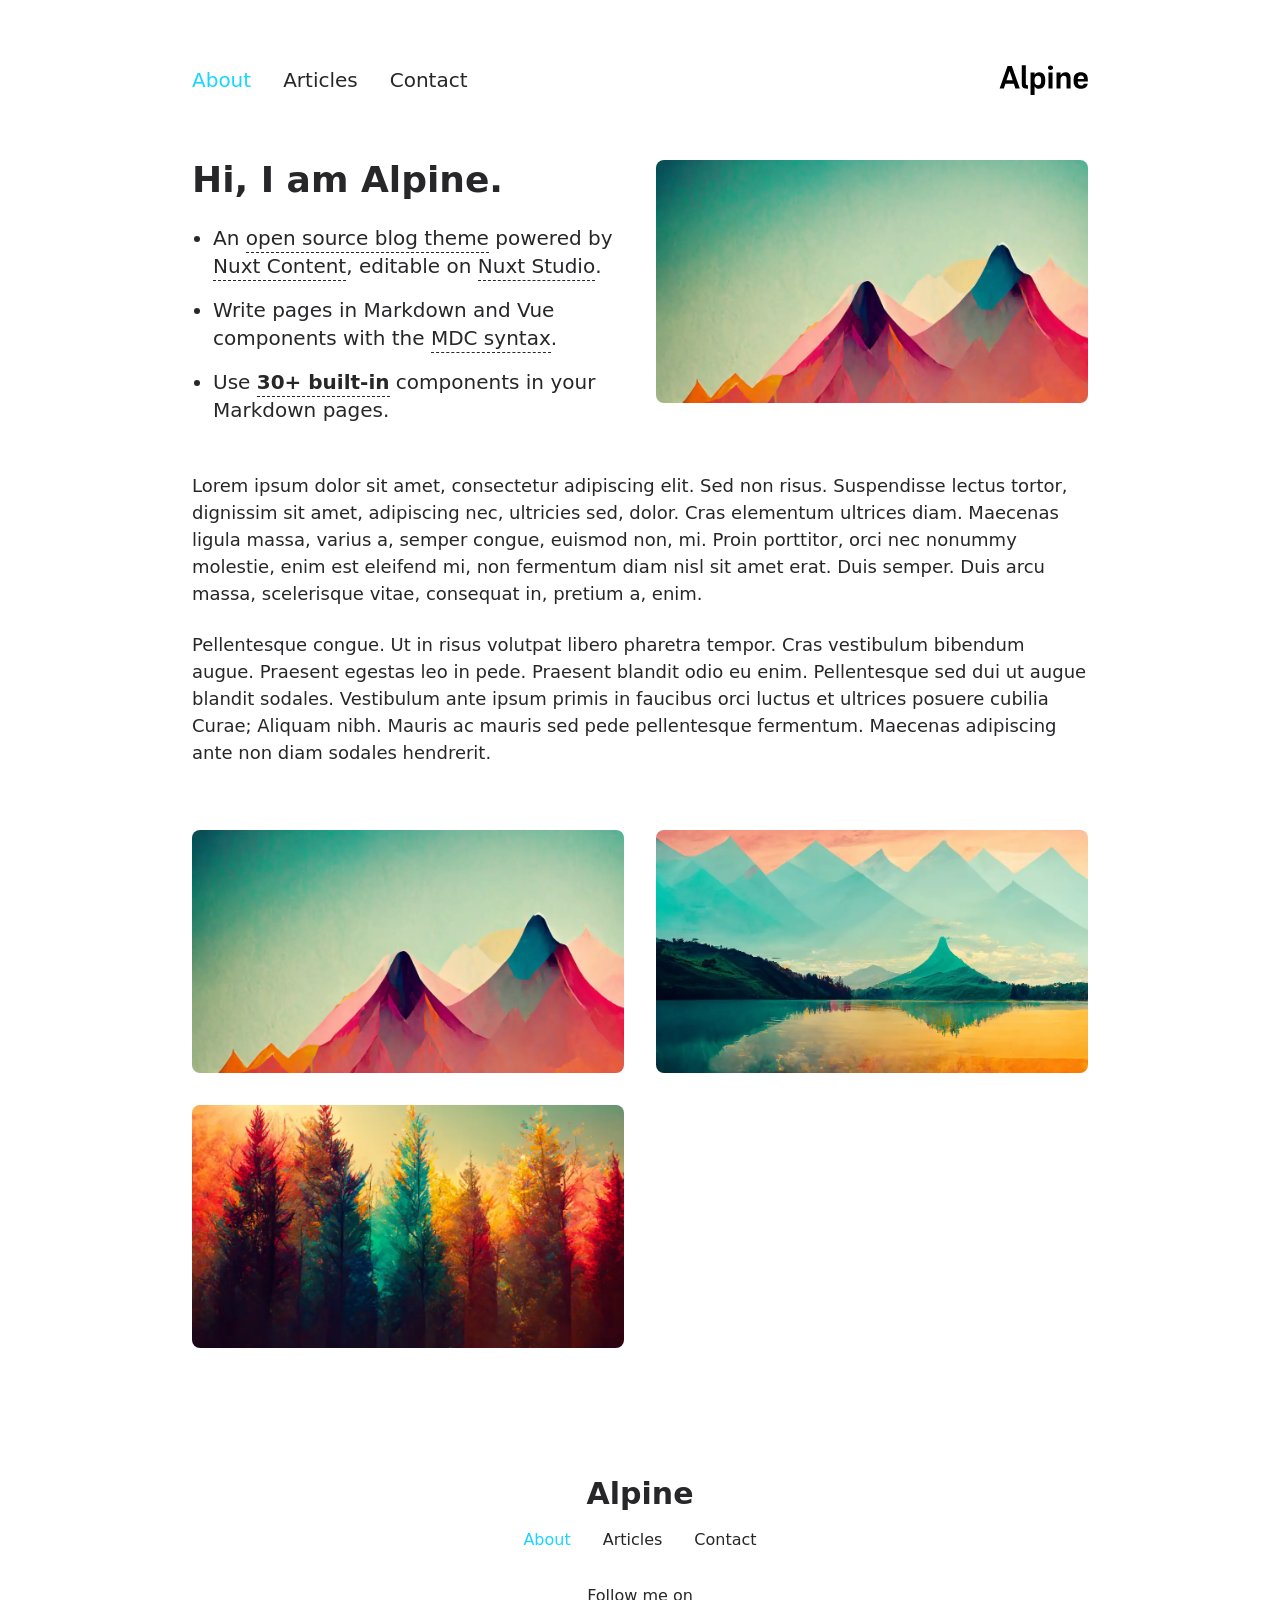
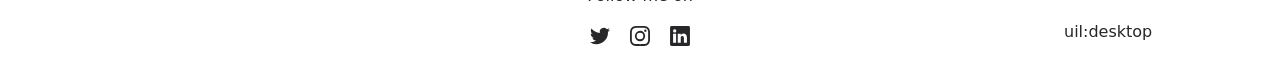
<file: index.html>
<!DOCTYPE html>
<html lang="en">
<head><meta charset="utf-8">
<title>Alpine</title>
<meta name="viewport" content="width=device-width, initial-scale=1">
<meta name="twitter:card" content="summary_large_image">
<meta property="og:image" content="/social-card-preview.png">
<meta property="og:image:width" content="400">
<meta property="og:image:height" content="300">
<meta property="og:image:alt" content="An image showcasing my project.">
<meta property="og:title" content="Alpine">
<meta name="description" content="An open source blog theme powered by Nuxt.">
<meta property="og:description" content="An open source blog theme powered by Nuxt."><link rel="preload" as="fetch" crossorigin="anonymous" href="/_payload.json"><style id="pinceau-theme">@media { :root {--pinceau-mq: initial; --alpine-readableLine: 68ch;--alpine-backdrop-backgroundColor: #f4f4f5b3;--prose-code-inline-padding: 0.2rem 0.375rem 0.2rem 0.375rem;--prose-code-block-backdropFilter: contrast(1);--prose-code-block-border-style: solid;--prose-code-block-border-width: 1px;--prose-tbody-tr-borderBottom-style: dashed;--prose-tbody-tr-borderBottom-width: 1px;--prose-th-textAlign: inherit;--prose-thead-borderBottom-style: solid;--prose-thead-borderBottom-width: 1px;--prose-thead-border-style: solid;--prose-thead-border-width: 0px;--prose-table-textAlign: start;--prose-hr-width: 1px;--prose-hr-style: solid;--prose-li-listStylePosition: outside;--prose-ol-li-markerColor: currentColor;--prose-ol-paddingInlineStart: 21px;--prose-ol-listStyleType: decimal;--prose-ul-li-markerColor: currentColor;--prose-ul-paddingInlineStart: 21px;--prose-ul-listStyleType: disc;--prose-blockquote-border-style: solid;--prose-blockquote-border-width: 4px;--prose-blockquote-quotes: '201C' '201D' '2018' '2019';--prose-blockquote-paddingInlineStart: 24px;--prose-a-code-color-hover: currentColor;--prose-a-code-color-static: currentColor;--prose-a-hasCode-borderBottom: none;--prose-a-border-distance: 2px;--prose-a-border-color-hover: currentColor;--prose-a-border-color-static: currentColor;--prose-a-border-style-hover: solid;--prose-a-border-style-static: dashed;--prose-a-border-width: 1px;--prose-a-color-static: inherit;--prose-a-textDecoration: none;--prose-h6-margin: 3rem 0 2rem;--prose-h5-margin: 3rem 0 2rem;--prose-h4-margin: 3rem 0 2rem;--prose-h3-margin: 3rem 0 2rem;--prose-h2-margin: 3rem 0 2rem;--prose-h1-margin: 0 0 2rem;--prose-p-fontSize: 18px;--typography-lead-loose: 2;--typography-lead-relaxed: 1.625;--typography-lead-normal: 1.5;--typography-lead-snug: 1.375;--typography-lead-tight: 1.25;--typography-lead-none: 1;--typography-lead-10: 2.5rem;--typography-lead-9: 2.25rem;--typography-lead-8: 2rem;--typography-lead-7: 1.75rem;--typography-lead-6: 1.5rem;--typography-lead-5: 1.25rem;--typography-lead-4: 1rem;--typography-lead-3: .75rem;--typography-lead-2: .5rem;--typography-lead-1: .025rem;--typography-fontWeight-black: 900;--typography-fontWeight-extrabold: 800;--typography-fontWeight-bold: 700;--typography-fontWeight-semibold: 600;--typography-fontWeight-medium: 500;--typography-fontWeight-normal: 400;--typography-fontWeight-light: 300;--typography-fontWeight-extralight: 200;--typography-fontWeight-thin: 100;--typography-fontSize-9xl: 128px;--typography-fontSize-8xl: 96px;--typography-fontSize-7xl: 72px;--typography-fontSize-6xl: 60px;--typography-fontSize-5xl: 48px;--typography-fontSize-4xl: 36px;--typography-fontSize-3xl: 30px;--typography-fontSize-2xl: 24px;--typography-fontSize-xl: 20px;--typography-fontSize-lg: 18px;--typography-fontSize-base: 16px;--typography-fontSize-sm: 14px;--typography-fontSize-xs: 12px;--typography-letterSpacing-wide: 0.025em;--typography-letterSpacing-tight: -0.025em;--typography-verticalMargin-base: 24px;--typography-verticalMargin-sm: 16px;--elements-border-secondary-hover: [object Object];--elements-backdrop-background: #fffc;--elements-backdrop-filter: saturate(200%) blur(20px);--elements-container-maxWidth: 64rem;--lead-loose: 2;--lead-relaxed: 1.625;--lead-normal: 1.5;--lead-snug: 1.375;--lead-tight: 1.25;--lead-none: 1;--lead-10: 2.5rem;--lead-9: 2.25rem;--lead-8: 2rem;--lead-7: 1.75rem;--lead-6: 1.5rem;--lead-5: 1.25rem;--lead-4: 1rem;--lead-3: .75rem;--lead-2: .5rem;--lead-1: .025rem;--letterSpacing-widest: 0.1em;--letterSpacing-wider: 0.05em;--letterSpacing-wide: 0.025em;--letterSpacing-normal: 0em;--letterSpacing-tight: -0.025em;--letterSpacing-tighter: -0.05em;--fontSize-9xl: 8rem;--fontSize-8xl: 6rem;--fontSize-7xl: 4.5rem;--fontSize-6xl: 3.75rem;--fontSize-5xl: 3rem;--fontSize-4xl: 2.25rem;--fontSize-3xl: 1.875rem;--fontSize-2xl: 1.5rem;--fontSize-xl: 1.25rem;--fontSize-lg: 1.125rem;--fontSize-base: 1rem;--fontSize-sm: 0.875rem;--fontSize-xs: 0.75rem;--fontWeight-black: 900;--fontWeight-extrabold: 800;--fontWeight-bold: 700;--fontWeight-semibold: 600;--fontWeight-medium: 500;--fontWeight-normal: 400;--fontWeight-light: 300;--fontWeight-extralight: 200;--fontWeight-thin: 100;--font-mono: ui-monospace, SFMono-Regular, Menlo, Monaco, Consolas, Liberation Mono, Courier New, monospace;--font-serif: ui-serif, Georgia, Cambria, Times New Roman, Times, serif;--font-sans: ui-sans-serif, system-ui, -apple-system, BlinkMacSystemFont, Segoe UI, Roboto, Helvetica Neue, Arial, Noto Sans, sans-serif, Apple Color Emoji, Segoe UI Emoji, Segoe UI Symbol, Noto Color Emoji;--opacity-total: 1;--opacity-high: 0.8;--opacity-medium: 0.5;--opacity-soft: 0.3;--opacity-light: 0.15;--opacity-bright: 0.1;--opacity-noOpacity: 0;--borderWidth-lg: 3px;--borderWidth-md: 2px;--borderWidth-sm: 1px;--borderWidth-noBorder: 0;--space-rem-875: 0.875rem;--space-rem-625: 0.625rem;--space-rem-375: 0.375rem;--space-rem-125: 0.125rem;--space-px: 1px;--space-128: 32rem;--space-96: 24rem;--space-80: 20rem;--space-72: 18rem;--space-64: 16rem;--space-60: 15rem;--space-56: 14rem;--space-52: 13rem;--space-48: 12rem;--space-44: 11rem;--space-40: 10rem;--space-36: 9rem;--space-32: 8rem;--space-28: 7rem;--space-24: 6rem;--space-20: 5rem;--space-16: 4rem;--space-14: 3.5rem;--space-12: 3rem;--space-11: 2.75rem;--space-10: 2.5rem;--space-9: 2.25rem;--space-8: 2rem;--space-7: 1.75rem;--space-6: 1.5rem;--space-5: 1.25rem;--space-4: 1rem;--space-3: 0.75rem;--space-2: 0.5rem;--space-1: 0.25rem;--space-0: 0px;--size-full: 100%;--size-7xl: 80rem;--size-6xl: 72rem;--size-5xl: 64rem;--size-4xl: 56rem;--size-3xl: 48rem;--size-2xl: 42rem;--size-xl: 36rem;--size-lg: 32rem;--size-md: 28rem;--size-sm: 24rem;--size-xs: 20rem;--size-200: 200px;--size-104: 104px;--size-80: 80px;--size-64: 64px;--size-56: 56px;--size-48: 48px;--size-40: 40px;--size-32: 32px;--size-24: 24px;--size-20: 20px;--size-16: 16px;--size-12: 12px;--size-8: 8px;--size-6: 6px;--size-4: 4px;--size-2: 2px;--size-0: 0px;--radii-full: 9999px;--radii-3xl: 1.75rem;--radii-2xl: 1.5rem;--radii-xl: 1rem;--radii-lg: 0.75rem;--radii-md: 0.5rem;--radii-sm: 0.375rem;--radii-xs: 0.25rem;--radii-2xs: 0.125rem;--radii-none: 0px;--shadow-none: 0px 0px 0px 0px transparent;--shadow-lg: 0px 10px 15px -3px #000000, 0px 4px 6px -4px #000000;--shadow-md: 0px 4px 6px -1px #000000, 0px 2px 4px -2px #000000;--shadow-sm: 0px 1px 3px 0px #000000, 0px 1px 2px -1px #000000;--shadow-xs: 0px 1px 2px 0px #000000;--height-screen: 100vh;--width-screen: 100vw;--color-primary-900: #002e38;--color-primary-800: #005c70;--color-primary-700: #008aa9;--color-primary-600: #00b9e1;--color-primary-500: #1ad6ff;--color-primary-400: #40ddff;--color-primary-300: #66e4ff;--color-primary-200: #8deaff;--color-primary-100: #b3f1ff;--color-primary-50: #d9f8ff;--color-ruby-900: #380011;--color-ruby-800: #700021;--color-ruby-700: #a90032;--color-ruby-600: #e10043;--color-ruby-500: #ff1a5e;--color-ruby-400: #ff4079;--color-ruby-300: #ff6694;--color-ruby-200: #ff8dae;--color-ruby-100: #ffb3c9;--color-ruby-50: #ffd9e4;--color-pink-900: #380025;--color-pink-800: #70004b;--color-pink-700: #a90070;--color-pink-600: #e10095;--color-pink-500: #ff1ab2;--color-pink-400: #ff40bf;--color-pink-300: #ff66cc;--color-pink-200: #ff8dd8;--color-pink-100: #ffb3e5;--color-pink-50: #ffd9f2;--color-purple-900: #190038;--color-purple-800: #330070;--color-purple-700: #4c00a9;--color-purple-600: #6500e1;--color-purple-500: #811aff;--color-purple-400: #9640ff;--color-purple-300: #ab66ff;--color-purple-200: #c08dff;--color-purple-100: #d5b3ff;--color-purple-50: #ead9ff;--color-royalblue-900: #0b0531;--color-royalblue-800: #160a62;--color-royalblue-700: #211093;--color-royalblue-600: #2c15c4;--color-royalblue-500: #4127e8;--color-royalblue-400: #614bec;--color-royalblue-300: #806ff0;--color-royalblue-200: #a093f3;--color-royalblue-100: #c0b7f7;--color-royalblue-50: #dfdbfb;--color-indigoblue-900: #001238;--color-indigoblue-800: #002370;--color-indigoblue-700: #0035a9;--color-indigoblue-600: #0047e1;--color-indigoblue-500: #1a62ff;--color-indigoblue-400: #407cff;--color-indigoblue-300: #6696ff;--color-indigoblue-200: #8db0ff;--color-indigoblue-100: #b3cbff;--color-indigoblue-50: #d9e5ff;--color-blue-900: #002438;--color-blue-800: #004870;--color-blue-700: #006ca9;--color-blue-600: #0090e1;--color-blue-500: #1aadff;--color-blue-400: #40bbff;--color-blue-300: #66c8ff;--color-blue-200: #8dd6ff;--color-blue-100: #b3e4ff;--color-blue-50: #d9f1ff;--color-lightblue-900: #002e38;--color-lightblue-800: #005c70;--color-lightblue-700: #008aa9;--color-lightblue-600: #00b9e1;--color-lightblue-500: #1ad6ff;--color-lightblue-400: #40ddff;--color-lightblue-300: #66e4ff;--color-lightblue-200: #8deaff;--color-lightblue-100: #b3f1ff;--color-lightblue-50: #d9f8ff;--color-teal-900: #062a28;--color-teal-800: #0b544f;--color-teal-700: #117d77;--color-teal-600: #16a79e;--color-teal-500: #1cd1c6;--color-teal-400: #36e4da;--color-teal-300: #5fe9e1;--color-teal-200: #87efe9;--color-teal-100: #aff4f0;--color-teal-50: #d7faf8;--color-pear-900: #2a2b09;--color-pear-800: #545512;--color-pear-700: #7e801b;--color-pear-600: #a8aa24;--color-pear-500: #d0d32f;--color-pear-400: #d8da52;--color-pear-300: #e0e274;--color-pear-200: #e8e997;--color-pear-100: #eff0ba;--color-pear-50: #f7f8dc;--color-red-900: #380300;--color-red-800: #700700;--color-red-700: #a90a00;--color-red-600: #e10e00;--color-red-500: #ff281a;--color-red-400: #ff4c40;--color-red-300: #ff7066;--color-red-200: #ff948d;--color-red-100: #ffb7b3;--color-red-50: #ffdbd9;--color-orange-900: #381800;--color-orange-800: #702f00;--color-orange-700: #a94700;--color-orange-600: #e15e00;--color-orange-500: #ff7a1a;--color-orange-400: #ff9040;--color-orange-300: #ffa666;--color-orange-200: #ffbd8d;--color-orange-100: #ffd3b3;--color-orange-50: #ffe9d9;--color-yellow-900: #362b03;--color-yellow-800: #6d5605;--color-yellow-700: #a38108;--color-yellow-600: #daac0a;--color-yellow-500: #f5c828;--color-yellow-400: #f7d14c;--color-yellow-300: #f8da70;--color-yellow-200: #fae393;--color-yellow-100: #fcedb7;--color-yellow-50: #fdf6db;--color-green-900: #003f25;--color-green-800: #005e38;--color-green-700: #007e4a;--color-green-600: #009d5d;--color-green-500: #00bd6f;--color-green-400: #00dc82;--color-green-300: #30ffaa;--color-green-200: #83ffcc;--color-green-100: #acffdd;--color-green-50: #d6ffee;--color-gray-900: #18181B;--color-gray-800: #27272A;--color-gray-700: #3f3f46;--color-gray-600: #52525B;--color-gray-500: #71717A;--color-gray-400: #a1a1aa;--color-gray-300: #D4d4d8;--color-gray-200: #e4e4e7;--color-gray-100: #f4f4f5;--color-gray-50: #fafafa;--color-black: #0c0c0d;--color-white: #FFFFFF;--media-portrait: only screen and (orientation: portrait);--media-landscape: only screen and (orientation: landscape);--media-rm: (prefers-reduced-motion: reduce);--media-2xl: (min-width: 1536px);--media-xl: (min-width: 1280px);--media-lg: (min-width: 1024px);--media-md: (min-width: 768px);--media-sm: (min-width: 640px);--media-xs: (min-width: 475px);--alpine-body-color: var(--color-gray-800);--alpine-body-backgroundColor: var(--color-white);--prose-code-inline-fontWeight: var(--typography-fontWeight-normal);--prose-code-inline-fontSize: var(--typography-fontSize-sm);--prose-code-inline-borderRadius: var(--radii-xs);--prose-code-block-pre-padding: var(--typography-verticalMargin-sm);--prose-code-block-margin: var(--typography-verticalMargin-base) 0;--prose-code-block-fontSize: var(--typography-fontSize-sm);--prose-tbody-code-inline-fontSize: var(--typography-fontSize-sm);--prose-tbody-td-padding: var(--typography-verticalMargin-sm);--prose-th-fontWeight: var(--typography-fontWeight-semibold);--prose-th-padding: 0 var(--typography-verticalMargin-sm) var(--typography-verticalMargin-sm) var(--typography-verticalMargin-sm);--prose-table-lineHeight: var(--typography-lead-6);--prose-table-fontSize: var(--typography-fontSize-sm);--prose-table-margin: var(--typography-verticalMargin-base) 0;--prose-hr-margin: var(--typography-verticalMargin-base) 0;--prose-li-margin: var(--typography-verticalMargin-sm) 0;--prose-ol-margin: var(--typography-verticalMargin-base) 0;--prose-ul-margin: var(--typography-verticalMargin-base) 0;--prose-blockquote-margin: var(--typography-verticalMargin-base) 0;--prose-a-code-border-style: var(--prose-a-border-style-static);--prose-a-code-border-width: var(--prose-a-border-width);--prose-a-fontWeight: var(--typography-fontWeight-medium);--prose-img-margin: var(--typography-verticalMargin-base) 0;--prose-strong-fontWeight: var(--typography-fontWeight-semibold);--prose-h6-iconSize: var(--typography-fontSize-base);--prose-h6-fontWeight: var(--typography-fontWeight-semibold);--prose-h6-lineHeight: var(--typography-lead-normal);--prose-h6-fontSize: var(--typography-fontSize-lg);--prose-h5-iconSize: var(--typography-fontSize-lg);--prose-h5-fontWeight: var(--typography-fontWeight-semibold);--prose-h5-lineHeight: var(--typography-lead-snug);--prose-h5-fontSize: var(--typography-fontSize-xl);--prose-h4-iconSize: var(--typography-fontSize-lg);--prose-h4-letterSpacing: var(--typography-letterSpacing-tight);--prose-h4-fontWeight: var(--typography-fontWeight-semibold);--prose-h4-lineHeight: var(--typography-lead-snug);--prose-h4-fontSize: var(--typography-fontSize-2xl);--prose-h3-iconSize: var(--typography-fontSize-xl);--prose-h3-letterSpacing: var(--typography-letterSpacing-tight);--prose-h3-fontWeight: var(--typography-fontWeight-semibold);--prose-h3-lineHeight: var(--typography-lead-snug);--prose-h3-fontSize: var(--typography-fontSize-3xl);--prose-h2-iconSize: var(--typography-fontSize-2xl);--prose-h2-letterSpacing: var(--typography-letterSpacing-tight);--prose-h2-fontWeight: var(--typography-fontWeight-semibold);--prose-h2-lineHeight: var(--typography-lead-tight);--prose-h2-fontSize: var(--typography-fontSize-4xl);--prose-h1-iconSize: var(--typography-fontSize-3xl);--prose-h1-letterSpacing: var(--typography-letterSpacing-tight);--prose-h1-fontWeight: var(--typography-fontWeight-bold);--prose-h1-lineHeight: var(--typography-lead-tight);--prose-h1-fontSize: var(--typography-fontSize-5xl);--prose-p-br-margin: var(--typography-verticalMargin-base) 0 0 0;--prose-p-margin: var(--typography-verticalMargin-base) 0;--prose-p-lineHeight: var(--typography-lead-normal);--typography-color-primary-900: var(--color-primary-900);--typography-color-primary-800: var(--color-primary-800);--typography-color-primary-700: var(--color-primary-700);--typography-color-primary-600: var(--color-primary-600);--typography-color-primary-500: var(--color-primary-500);--typography-color-primary-400: var(--color-primary-400);--typography-color-primary-300: var(--color-primary-300);--typography-color-primary-200: var(--color-primary-200);--typography-color-primary-100: var(--color-primary-100);--typography-color-primary-50: var(--color-primary-50);--typography-font-code: var(--font-mono);--typography-font-body: var(--font-sans);--typography-font-display: var(--font-sans);--typography-body-backgroundColor: var(--color-white);--typography-body-color: var(--color-black);--elements-state-danger-borderColor-secondary: var(--color-red-200);--elements-state-danger-borderColor-primary: var(--color-red-100);--elements-state-danger-backgroundColor-secondary: var(--color-red-100);--elements-state-danger-backgroundColor-primary: var(--color-red-50);--elements-state-danger-color-secondary: var(--color-red-600);--elements-state-danger-color-primary: var(--color-red-500);--elements-state-warning-borderColor-secondary: var(--color-yellow-200);--elements-state-warning-borderColor-primary: var(--color-yellow-100);--elements-state-warning-backgroundColor-secondary: var(--color-yellow-100);--elements-state-warning-backgroundColor-primary: var(--color-yellow-50);--elements-state-warning-color-secondary: var(--color-yellow-700);--elements-state-warning-color-primary: var(--color-yellow-600);--elements-state-success-borderColor-secondary: var(--color-green-200);--elements-state-success-borderColor-primary: var(--color-green-100);--elements-state-success-backgroundColor-secondary: var(--color-green-100);--elements-state-success-backgroundColor-primary: var(--color-green-50);--elements-state-success-color-secondary: var(--color-green-600);--elements-state-success-color-primary: var(--color-green-500);--elements-state-info-borderColor-secondary: var(--color-blue-200);--elements-state-info-borderColor-primary: var(--color-blue-100);--elements-state-info-backgroundColor-secondary: var(--color-blue-100);--elements-state-info-backgroundColor-primary: var(--color-blue-50);--elements-state-info-color-secondary: var(--color-blue-600);--elements-state-info-color-primary: var(--color-blue-500);--elements-state-primary-borderColor-secondary: var(--color-primary-200);--elements-state-primary-borderColor-primary: var(--color-primary-100);--elements-state-primary-backgroundColor-secondary: var(--color-primary-100);--elements-state-primary-backgroundColor-primary: var(--color-primary-50);--elements-state-primary-color-secondary: var(--color-primary-700);--elements-state-primary-color-primary: var(--color-primary-600);--elements-surface-secondary-backgroundColor: var(--color-gray-200);--elements-surface-primary-backgroundColor: var(--color-gray-100);--elements-surface-background-base: var(--color-gray-100);--elements-border-secondary-static: var(--color-gray-200);--elements-border-primary-hover: var(--color-gray-200);--elements-border-primary-static: var(--color-gray-100);--elements-container-padding-md: var(--space-16);--elements-container-padding-sm: var(--space-12);--elements-container-padding-xs: var(--space-8);--elements-container-padding-mobile: var(--space-6);--elements-text-secondary-color-hover: var(--color-gray-700);--elements-text-secondary-color-static: var(--color-gray-500);--elements-text-primary-color-static: var(--color-gray-900);--text-6xl-lineHeight: var(--lead-none);--text-6xl-fontSize: var(--fontSize-6xl);--text-5xl-lineHeight: var(--lead-none);--text-5xl-fontSize: var(--fontSize-5xl);--text-4xl-lineHeight: var(--lead-10);--text-4xl-fontSize: var(--fontSize-4xl);--text-3xl-lineHeight: var(--lead-9);--text-3xl-fontSize: var(--fontSize-3xl);--text-2xl-lineHeight: var(--lead-8);--text-2xl-fontSize: var(--fontSize-2xl);--text-xl-lineHeight: var(--lead-7);--text-xl-fontSize: var(--fontSize-xl);--text-lg-lineHeight: var(--lead-7);--text-lg-fontSize: var(--fontSize-lg);--text-base-lineHeight: var(--lead-6);--text-base-fontSize: var(--fontSize-base);--text-sm-lineHeight: var(--lead-5);--text-sm-fontSize: var(--fontSize-sm);--text-xs-lineHeight: var(--lead-4);--text-xs-fontSize: var(--fontSize-xs);--shadow-2xl: 0px 25px 50px -12px var(--color-gray-900);--shadow-xl: 0px 20px 25px -5px var(--color-gray-400), 0px 8px 10px -6px #000000;--color-secondary-900: var(--color-gray-900);--color-secondary-800: var(--color-gray-800);--color-secondary-700: var(--color-gray-700);--color-secondary-600: var(--color-gray-600);--color-secondary-500: var(--color-gray-500);--color-secondary-400: var(--color-gray-400);--color-secondary-300: var(--color-gray-300);--color-secondary-200: var(--color-gray-200);--color-secondary-100: var(--color-gray-100);--color-secondary-50: var(--color-gray-50);--prose-a-code-background-hover: var(--typography-color-primary-50);--prose-a-code-border-color-hover: var(--typography-color-primary-500);--prose-a-color-hover: var(--typography-color-primary-500);--typography-color-secondary-900: var(--color-secondary-900);--typography-color-secondary-800: var(--color-secondary-800);--typography-color-secondary-700: var(--color-secondary-700);--typography-color-secondary-600: var(--color-secondary-600);--typography-color-secondary-500: var(--color-secondary-500);--typography-color-secondary-400: var(--color-secondary-400);--typography-color-secondary-300: var(--color-secondary-300);--typography-color-secondary-200: var(--color-secondary-200);--typography-color-secondary-100: var(--color-secondary-100);--typography-color-secondary-50: var(--color-secondary-50);--prose-code-inline-backgroundColor: var(--typography-color-secondary-100);--prose-code-inline-color: var(--typography-color-secondary-700);--prose-code-block-backgroundColor: var(--typography-color-secondary-100);--prose-code-block-color: var(--typography-color-secondary-700);--prose-code-block-border-color: var(--typography-color-secondary-200);--prose-tbody-tr-borderBottom-color: var(--typography-color-secondary-200);--prose-th-color: var(--typography-color-secondary-600);--prose-thead-borderBottom-color: var(--typography-color-secondary-200);--prose-thead-border-color: var(--typography-color-secondary-300);--prose-hr-color: var(--typography-color-secondary-200);--prose-blockquote-border-color: var(--typography-color-secondary-200);--prose-blockquote-color: var(--typography-color-secondary-500);--prose-a-code-border-color-static: var(--typography-color-secondary-400); } }@media { :root.dark {--pinceau-mq: dark; --alpine-backdrop-backgroundColor: #18181bb3;--prose-code-block-backdropFilter: contrast(1);--prose-ol-li-markerColor: currentColor;--prose-ul-li-markerColor: currentColor;--prose-a-code-color-hover: currentColor;--prose-a-code-color-static: currentColor;--prose-a-border-color-hover: currentColor;--prose-a-border-color-static: currentColor;--prose-a-color-static: inherit;--elements-backdrop-background: #0c0d0ccc;--alpine-body-color: var(--color-gray-200);--alpine-body-backgroundColor: var(--color-black);--typography-body-backgroundColor: var(--color-black);--typography-body-color: var(--color-white);--elements-state-danger-borderColor-secondary: var(--color-red-700);--elements-state-danger-borderColor-primary: var(--color-red-800);--elements-state-danger-backgroundColor-secondary: var(--color-red-800);--elements-state-danger-backgroundColor-primary: var(--color-red-900);--elements-state-danger-color-secondary: var(--color-red-200);--elements-state-danger-color-primary: var(--color-red-300);--elements-state-warning-borderColor-secondary: var(--color-yellow-700);--elements-state-warning-borderColor-primary: var(--color-yellow-800);--elements-state-warning-backgroundColor-secondary: var(--color-yellow-800);--elements-state-warning-backgroundColor-primary: var(--color-yellow-900);--elements-state-warning-color-secondary: var(--color-yellow-200);--elements-state-warning-color-primary: var(--color-yellow-400);--elements-state-success-borderColor-secondary: var(--color-green-700);--elements-state-success-borderColor-primary: var(--color-green-800);--elements-state-success-backgroundColor-secondary: var(--color-green-800);--elements-state-success-backgroundColor-primary: var(--color-green-900);--elements-state-success-color-secondary: var(--color-green-200);--elements-state-success-color-primary: var(--color-green-400);--elements-state-info-borderColor-secondary: var(--color-blue-700);--elements-state-info-borderColor-primary: var(--color-blue-800);--elements-state-info-backgroundColor-secondary: var(--color-blue-800);--elements-state-info-backgroundColor-primary: var(--color-blue-900);--elements-state-info-color-secondary: var(--color-blue-200);--elements-state-info-color-primary: var(--color-blue-400);--elements-state-primary-borderColor-secondary: var(--color-primary-700);--elements-state-primary-borderColor-primary: var(--color-primary-800);--elements-state-primary-backgroundColor-secondary: var(--color-primary-800);--elements-state-primary-backgroundColor-primary: var(--color-primary-900);--elements-state-primary-color-secondary: var(--color-primary-200);--elements-state-primary-color-primary: var(--color-primary-400);--elements-surface-secondary-backgroundColor: var(--color-gray-800);--elements-surface-primary-backgroundColor: var(--color-gray-900);--elements-surface-background-base: var(--color-gray-900);--elements-border-secondary-static: var(--color-gray-800);--elements-border-primary-hover: var(--color-gray-800);--elements-border-primary-static: var(--color-gray-900);--elements-text-secondary-color-hover: var(--color-gray-200);--elements-text-secondary-color-static: var(--color-gray-400);--elements-text-primary-color-static: var(--color-gray-50);--prose-a-code-background-hover: var(--typography-color-primary-900);--prose-a-code-border-color-hover: var(--typography-color-primary-600);--prose-a-color-hover: var(--typography-color-primary-400);--prose-code-inline-backgroundColor: var(--typography-color-secondary-800);--prose-code-inline-color: var(--typography-color-secondary-200);--prose-code-block-backgroundColor: var(--typography-color-secondary-900);--prose-code-block-color: var(--typography-color-secondary-200);--prose-code-block-border-color: var(--typography-color-secondary-800);--prose-tbody-tr-borderBottom-color: var(--typography-color-secondary-800);--prose-th-color: var(--typography-color-secondary-400);--prose-thead-borderBottom-color: var(--typography-color-secondary-800);--prose-thead-border-color: var(--typography-color-secondary-600);--prose-hr-color: var(--typography-color-secondary-800);--prose-blockquote-border-color: var(--typography-color-secondary-700);--prose-blockquote-color: var(--typography-color-secondary-400);--prose-a-code-border-color-static: var(--typography-color-secondary-600); } }</style><style id="pinceau-runtime-hydratable">@media{.phy[--]{--puid:rcOrfH-v;}.pv-T4ZCIy{max-width:var(--elements-container-maxWidth);padding-left:var(--elements-container-padding-mobile);padding-right:var(--elements-container-padding-mobile);}@media (min-width: 475px){.pv-T4ZCIy{padding-left:var(--elements-container-padding-xs);padding-right:var(--elements-container-padding-xs);}}@media (min-width: 640px){.pv-T4ZCIy{padding-left:var(--elements-container-padding-sm);padding-right:var(--elements-container-padding-sm);}}@media (min-width: 768px){.pv-T4ZCIy{padding-left:var(--elements-container-padding-md);padding-right:var(--elements-container-padding-md);}}} @media{.phy[--]{--puid:zYNtgM-c;}.pc-zYNtgM[data-v-44329c9f]{---6-li-cols:2;}} </style><link rel="modulepreload" as="script" crossorigin href="/_nuxt/entry.cf8fc1a3.js"><link rel="preload" as="style" href="/_nuxt/entry.2b709d1c.css"><link rel="modulepreload" as="script" crossorigin href="/_nuxt/NuxtImg.7fc2befa.js"><link rel="modulepreload" as="script" crossorigin href="/_nuxt/document-driven.e22d8758.js"><link rel="modulepreload" as="script" crossorigin href="/_nuxt/DocumentDrivenEmpty.b4748090.js"><link rel="modulepreload" as="script" crossorigin href="/_nuxt/ContentRenderer.895c3431.js"><link rel="modulepreload" as="script" crossorigin href="/_nuxt/ContentRendererMarkdown.b3d2ea41.js"><link rel="modulepreload" as="script" crossorigin href="/_nuxt/DocumentDrivenNotFound.187ea235.js"><link rel="preload" as="style" href="/_nuxt/DocumentDrivenNotFound.aa939160.css"><link rel="modulepreload" as="script" crossorigin href="/_nuxt/default.dd3fa7e0.js"><link rel="modulepreload" as="script" crossorigin href="/_nuxt/Hero.642e13ac.js"><link rel="preload" as="style" href="/_nuxt/Hero.40fe82b2.css"><link rel="modulepreload" as="script" crossorigin href="/_nuxt/ContentSlot.3e7268b5.js"><link rel="modulepreload" as="script" crossorigin href="/_nuxt/ProseUl.82892138.js"><link rel="preload" as="style" href="/_nuxt/ProseUl.0edd7272.css"><link rel="modulepreload" as="script" crossorigin href="/_nuxt/ProseLi.00bcf036.js"><link rel="preload" as="style" href="/_nuxt/ProseLi.a0b5f8a8.css"><link rel="modulepreload" as="script" crossorigin href="/_nuxt/ProseA.8c92204c.js"><link rel="preload" as="style" href="/_nuxt/ProseA.baee409d.css"><link rel="modulepreload" as="script" crossorigin href="/_nuxt/ProseStrong.f401eefb.js"><link rel="preload" as="style" href="/_nuxt/ProseStrong.b01d4b3b.css"><link rel="modulepreload" as="script" crossorigin href="/_nuxt/ProseP.2655a55f.js"><link rel="preload" as="style" href="/_nuxt/ProseP.b99f89cd.css"><link rel="modulepreload" as="script" crossorigin href="/_nuxt/Gallery.d596f608.js"><link rel="preload" as="style" href="/_nuxt/Gallery.c50df0ef.css"><link rel="prefetch" as="style" href="/_nuxt/article.06aa1a19.css"><link rel="prefetch" as="script" crossorigin href="/_nuxt/article.087f5baf.js"><link rel="prefetch" as="script" crossorigin href="/_nuxt/date.824a539b.js"><link rel="prefetch" as="script" crossorigin href="/_nuxt/page.fe3afefc.js"><link rel="prefetch" as="script" crossorigin href="/_nuxt/client-db.38a4fb6f.js"><link rel="prefetch" as="script" crossorigin href="/_nuxt/debug.702d44f5.js"><link rel="prefetch" as="style" href="/_nuxt/useStudio.a92b5f33.css"><link rel="prefetch" as="script" crossorigin href="/_nuxt/useStudio.f524a7e0.js"><link rel="prefetch" as="script" crossorigin href="/_nuxt/asyncData.17ff9b64.js"><link rel="prefetch" as="style" href="/_nuxt/error-404.7cfc0168.css"><link rel="prefetch" as="script" crossorigin href="/_nuxt/error-404.2eb60dc0.js"><link rel="prefetch" as="style" href="/_nuxt/error-500.79c1f0fd.css"><link rel="prefetch" as="script" crossorigin href="/_nuxt/error-500.7f9c1f67.js"><link rel="stylesheet" href="/_nuxt/entry.2b709d1c.css"><link rel="stylesheet" href="/_nuxt/DocumentDrivenNotFound.aa939160.css"><link rel="stylesheet" href="/_nuxt/Hero.40fe82b2.css"><link rel="stylesheet" href="/_nuxt/ProseUl.0edd7272.css"><link rel="stylesheet" href="/_nuxt/ProseLi.a0b5f8a8.css"><link rel="stylesheet" href="/_nuxt/ProseA.baee409d.css"><link rel="stylesheet" href="/_nuxt/ProseStrong.b01d4b3b.css"><link rel="stylesheet" href="/_nuxt/ProseP.b99f89cd.css"><link rel="stylesheet" href="/_nuxt/Gallery.c50df0ef.css"><script>"use strict";(()=>{const a=window,e=document.documentElement,m=["dark","light"],c=window.localStorage.getItem("nuxt-color-mode")||"system";let n=c==="system"?f():c;const l=e.getAttribute("data-color-mode-forced");l&&(n=l),i(n),a["__NUXT_COLOR_MODE__"]={preference:c,value:n,getColorScheme:f,addColorScheme:i,removeColorScheme:d};function i(o){const t=""+o+"",s="";e.classList?e.classList.add(t):e.className+=" "+t,s&&e.setAttribute("data-"+s,o)}function d(o){const t=""+o+"",s="";e.classList?e.classList.remove(t):e.className=e.className.replace(new RegExp(t,"g"),""),s&&e.removeAttribute("data-"+s)}function r(o){return a.matchMedia("(prefers-color-scheme"+o+")")}function f(){if(a.matchMedia&&r("").media!=="not all"){for(const o of m)if(r(":"+o).matches)return o}return"light"}})();
</script></head>
<body ><div id="__nuxt"><div class="container pv-T4ZCIy pc-rcOrfH app-layout" data-v-93c22c3b data-v-6d327d86><!--[--><div class="nuxt-progress" style="width:0%;height:3px;opacity:0;background-size:Infinity% auto;" data-v-93c22c3b></div><header class="right" data-v-93c22c3b data-v-ebfd1e7c><div class="menu" data-v-ebfd1e7c><button aria-label="Navigation Menu" data-v-ebfd1e7c><svg width="24" height="24" viewBox="0 0 68 68" fill="currentColor" xmlns="http://www.w3.org/2000/svg" data-v-ebfd1e7c><path d="M8 34C8 32.1362 8 31.2044 8.30448 30.4693C8.71046 29.4892 9.48915 28.7105 10.4693 28.3045C11.2044 28 12.1362 28 14 28C15.8638 28 16.7956 28 17.5307 28.3045C18.5108 28.7105 19.2895 29.4892 19.6955 30.4693C20 31.2044 20 32.1362 20 34C20 35.8638 20 36.7956 19.6955 37.5307C19.2895 38.5108 18.5108 39.2895 17.5307 39.6955C16.7956 40 15.8638 40 14 40C12.1362 40 11.2044 40 10.4693 39.6955C9.48915 39.2895 8.71046 38.5108 8.30448 37.5307C8 36.7956 8 35.8638 8 34Z" data-v-ebfd1e7c></path><path d="M28 34C28 32.1362 28 31.2044 28.3045 30.4693C28.7105 29.4892 29.4892 28.7105 30.4693 28.3045C31.2044 28 32.1362 28 34 28C35.8638 28 36.7956 28 37.5307 28.3045C38.5108 28.7105 39.2895 29.4892 39.6955 30.4693C40 31.2044 40 32.1362 40 34C40 35.8638 40 36.7956 39.6955 37.5307C39.2895 38.5108 38.5108 39.2895 37.5307 39.6955C36.7956 40 35.8638 40 34 40C32.1362 40 31.2044 40 30.4693 39.6955C29.4892 39.2895 28.7105 38.5108 28.3045 37.5307C28 36.7956 28 35.8638 28 34Z" data-v-ebfd1e7c></path><path d="M48 34C48 32.1362 48 31.2044 48.3045 30.4693C48.7105 29.4892 49.4892 28.7105 50.4693 28.3045C51.2044 28 52.1362 28 54 28C55.8638 28 56.7956 28 57.5307 28.3045C58.5108 28.7105 59.2895 29.4892 59.6955 30.4693C60 31.2044 60 32.1362 60 34C60 35.8638 60 36.7956 59.6955 37.5307C59.2895 38.5108 58.5108 39.2895 57.5307 39.6955C56.7956 40 55.8638 40 54 40C52.1362 40 51.2044 40 50.4693 39.6955C49.4892 39.2895 48.7105 38.5108 48.3045 37.5307C48 36.7956 48 35.8638 48 34Z" data-v-ebfd1e7c></path></svg></button></div><div class="overlay" data-v-ebfd1e7c><nav data-v-ebfd1e7c data-v-47e45ff0><ul data-v-47e45ff0><!--[--><li data-v-47e45ff0><a aria-current="page" href="/" class="router-link-active router-link-exact-active" data-v-47e45ff0><span class="underline-fx" data-v-47e45ff0></span> About</a></li><li data-v-47e45ff0><a href="/articles" class="" data-v-47e45ff0><span class="underline-fx" data-v-47e45ff0></span> Articles</a></li><li data-v-47e45ff0><a href="/contact" class="" data-v-47e45ff0><span class="underline-fx" data-v-47e45ff0></span> Contact</a></li><!--]--></ul></nav></div><div class="logo" data-v-ebfd1e7c><a aria-current="page" href="/" class="router-link-active router-link-exact-active" data-v-ebfd1e7c><img src="/logo-dark.svg" class="dark-img" alt="alpine" width="89" height="31" data-v-ebfd1e7c><img src="/logo.svg" class="light-img" alt="alpine" width="89" height="31" data-v-ebfd1e7c></a></div><div class="main-nav" data-v-ebfd1e7c><nav data-v-ebfd1e7c data-v-47e45ff0><ul data-v-47e45ff0><!--[--><li data-v-47e45ff0><a aria-current="page" href="/" class="router-link-active router-link-exact-active" data-v-47e45ff0><span class="underline-fx" data-v-47e45ff0></span> About</a></li><li data-v-47e45ff0><a href="/articles" class="" data-v-47e45ff0><span class="underline-fx" data-v-47e45ff0></span> Articles</a></li><li data-v-47e45ff0><a href="/contact" class="" data-v-47e45ff0><span class="underline-fx" data-v-47e45ff0></span> Contact</a></li><!--]--></ul></nav></div></header><!--[--><div class="document-driven-page"><main><!--[--><div><section class="hero" data-v-01e9d2f4><div class="layout" data-v-01e9d2f4><div class="content" data-v-01e9d2f4><div class="title" data-v-01e9d2f4><!--[-->Hi, I am Alpine.<!--]--></div><div class="description" data-v-01e9d2f4><!--[--><ul data-v-5feda7b5><!--[--><li data-v-996e086c><!--[-->An <a href="https://github.com/nuxt-themes/alpine" rel="nofollow" data-v-af1c0c3b><!--[-->open source blog theme<!--]--></a> powered by <a href="https://content.nuxtjs.org" rel="nofollow" data-v-af1c0c3b><!--[-->Nuxt Content<!--]--></a>, editable on <a href="https://nuxt.studio" rel="nofollow" data-v-af1c0c3b><!--[-->Nuxt Studio<!--]--></a>.<!--]--></li><li data-v-996e086c><!--[-->Write pages in Markdown and Vue components with the <a href="https://content.nuxtjs.org/guide/writing/mdc" rel="nofollow" data-v-af1c0c3b><!--[-->MDC syntax<!--]--></a>.<!--]--></li><li data-v-996e086c><!--[-->Use <a href="https://elements.nuxt.space" rel="nofollow" data-v-af1c0c3b><!--[--><strong data-v-9d7bd52e><!--[-->30+ built-in<!--]--></strong><!--]--></a> components in your Markdown pages.<!--]--></li><!--]--></ul><!--]--></div></div><img src="/alpine-0.webp" class="right" alt="Hero Image" width="16" height="9" data-v-01e9d2f4></div></section><p data-v-63bfa697><!--[-->Lorem ipsum dolor sit amet, consectetur adipiscing elit. Sed non risus. Suspendisse lectus tortor, dignissim sit amet, adipiscing nec, ultricies sed, dolor. Cras elementum ultrices diam. Maecenas ligula massa, varius a, semper congue, euismod non, mi. Proin porttitor, orci nec nonummy molestie, enim est eleifend mi, non fermentum diam nisl sit amet erat. Duis semper. Duis arcu massa, scelerisque vitae, consequat in, pretium a, enim.<!--]--></p><p data-v-63bfa697><!--[-->Pellentesque congue. Ut in risus volutpat libero pharetra tempor. Cras vestibulum bibendum augue. Praesent egestas leo in pede. Praesent blandit odio eu enim. Pellentesque sed dui ut augue blandit sodales. Vestibulum ante ipsum primis in faucibus orci luctus et ultrices posuere cubilia Curae; Aliquam nibh. Mauris ac mauris sed pede pellentesque fermentum. Maecenas adipiscing ante non diam sodales hendrerit.<!--]--></p><section class="gallery pc-zYNtgM" data-v-44329c9f><div class="layout" data-v-44329c9f><!--[--><img src="/alpine-0.webp" width="16" height="9" data-v-44329c9f><img src="/alpine-1.webp" width="16" height="9" data-v-44329c9f><img src="/alpine-2.webp" width="16" height="9" data-v-44329c9f><!--]--></div></section></div><!--]--></main></div><!--]--><footer class="center" data-v-93c22c3b data-v-d63b5c07><a href="https://www.github.com/nuxt-themes/alpine" rel="noopener noreferrer" class="credits" data-v-d63b5c07>Alpine</a><div class="navigation" data-v-d63b5c07><nav data-v-d63b5c07 data-v-47e45ff0><ul data-v-47e45ff0><!--[--><li data-v-47e45ff0><a aria-current="page" href="/" class="router-link-active router-link-exact-active" data-v-47e45ff0><span class="underline-fx" data-v-47e45ff0></span> About</a></li><li data-v-47e45ff0><a href="/articles" class="" data-v-47e45ff0><span class="underline-fx" data-v-47e45ff0></span> Articles</a></li><li data-v-47e45ff0><a href="/contact" class="" data-v-47e45ff0><span class="underline-fx" data-v-47e45ff0></span> Contact</a></li><!--]--></ul></nav></div><p class="message" data-v-d63b5c07>Follow me on</p><div class="icons" data-v-d63b5c07><div class="social" data-v-d63b5c07><!--[--><a href="https://twitter.com/nuxtlabs" rel="noopener noreferrer" target="_blank" title="nuxtlabs" aria-label="nuxtlabs" data-v-ddf2f94a><svg xmlns="http://www.w3.org/2000/svg" xmlns:xlink="http://www.w3.org/1999/xlink" aria-hidden="true" role="img" class="icon" data-v-ddf2f94a style="" width="1em" height="1em" viewBox="0 0 24 24" data-v-121c6e7d><path fill="currentColor" d="M22 5.8a8.49 8.49 0 0 1-2.36.64a4.13 4.13 0 0 0 1.81-2.27a8.21 8.21 0 0 1-2.61 1a4.1 4.1 0 0 0-7 3.74a11.64 11.64 0 0 1-8.45-4.29a4.16 4.16 0 0 0-.55 2.07a4.09 4.09 0 0 0 1.82 3.41a4.05 4.05 0 0 1-1.86-.51v.05a4.1 4.1 0 0 0 3.3 4a3.93 3.93 0 0 1-1.1.17a4.9 4.9 0 0 1-.77-.07a4.11 4.11 0 0 0 3.83 2.84A8.22 8.22 0 0 1 3 18.34a7.93 7.93 0 0 1-1-.06a11.57 11.57 0 0 0 6.29 1.85A11.59 11.59 0 0 0 20 8.45v-.53a8.43 8.43 0 0 0 2-2.12Z"/></svg></a><a href="https://instagram.com/atinuxt" rel="noopener noreferrer" target="_blank" title="atinuxt" aria-label="atinuxt" data-v-ddf2f94a><svg xmlns="http://www.w3.org/2000/svg" xmlns:xlink="http://www.w3.org/1999/xlink" aria-hidden="true" role="img" class="icon" data-v-ddf2f94a style="" width="1em" height="1em" viewBox="0 0 24 24" data-v-121c6e7d><path fill="currentColor" d="M17.34 5.46a1.2 1.2 0 1 0 1.2 1.2a1.2 1.2 0 0 0-1.2-1.2Zm4.6 2.42a7.59 7.59 0 0 0-.46-2.43a4.94 4.94 0 0 0-1.16-1.77a4.7 4.7 0 0 0-1.77-1.15a7.3 7.3 0 0 0-2.43-.47C15.06 2 14.72 2 12 2s-3.06 0-4.12.06a7.3 7.3 0 0 0-2.43.47a4.78 4.78 0 0 0-1.77 1.15a4.7 4.7 0 0 0-1.15 1.77a7.3 7.3 0 0 0-.47 2.43C2 8.94 2 9.28 2 12s0 3.06.06 4.12a7.3 7.3 0 0 0 .47 2.43a4.7 4.7 0 0 0 1.15 1.77a4.78 4.78 0 0 0 1.77 1.15a7.3 7.3 0 0 0 2.43.47C8.94 22 9.28 22 12 22s3.06 0 4.12-.06a7.3 7.3 0 0 0 2.43-.47a4.7 4.7 0 0 0 1.77-1.15a4.85 4.85 0 0 0 1.16-1.77a7.59 7.59 0 0 0 .46-2.43c0-1.06.06-1.4.06-4.12s0-3.06-.06-4.12ZM20.14 16a5.61 5.61 0 0 1-.34 1.86a3.06 3.06 0 0 1-.75 1.15a3.19 3.19 0 0 1-1.15.75a5.61 5.61 0 0 1-1.86.34c-1 .05-1.37.06-4 .06s-3 0-4-.06a5.73 5.73 0 0 1-1.94-.3a3.27 3.27 0 0 1-1.1-.75a3 3 0 0 1-.74-1.15a5.54 5.54 0 0 1-.4-1.9c0-1-.06-1.37-.06-4s0-3 .06-4a5.54 5.54 0 0 1 .35-1.9A3 3 0 0 1 5 5a3.14 3.14 0 0 1 1.1-.8A5.73 5.73 0 0 1 8 3.86c1 0 1.37-.06 4-.06s3 0 4 .06a5.61 5.61 0 0 1 1.86.34a3.06 3.06 0 0 1 1.19.8a3.06 3.06 0 0 1 .75 1.1a5.61 5.61 0 0 1 .34 1.9c.05 1 .06 1.37.06 4s-.01 3-.06 4ZM12 6.87A5.13 5.13 0 1 0 17.14 12A5.12 5.12 0 0 0 12 6.87Zm0 8.46A3.33 3.33 0 1 1 15.33 12A3.33 3.33 0 0 1 12 15.33Z"/></svg></a><a href="https://www.linkedin.com/company/nuxtlabs" rel="noopener noreferrer" target="_blank" title="LinkedIn" aria-label="LinkedIn" data-v-ddf2f94a><svg xmlns="http://www.w3.org/2000/svg" xmlns:xlink="http://www.w3.org/1999/xlink" aria-hidden="true" role="img" class="icon" data-v-ddf2f94a style="" width="1em" height="1em" viewBox="0 0 24 24" data-v-121c6e7d><path fill="currentColor" d="M20.47 2H3.53a1.45 1.45 0 0 0-1.47 1.43v17.14A1.45 1.45 0 0 0 3.53 22h16.94a1.45 1.45 0 0 0 1.47-1.43V3.43A1.45 1.45 0 0 0 20.47 2ZM8.09 18.74h-3v-9h3ZM6.59 8.48a1.56 1.56 0 1 1 0-3.12a1.57 1.57 0 1 1 0 3.12Zm12.32 10.26h-3v-4.83c0-1.21-.43-2-1.52-2A1.65 1.65 0 0 0 12.85 13a2 2 0 0 0-.1.73v5h-3v-9h3V11a3 3 0 0 1 2.71-1.5c2 0 3.45 1.29 3.45 4.06Z"/></svg></a><!--]--></div><div class="color-mode-switch" data-v-d63b5c07><button aria-label="Color Mode" data-v-d63b5c07 data-v-693a1e33><span data-v-693a1e33></span></button></div></div></footer><!--]--></div></div><script type="application/json" id="__NUXT_DATA__" data-ssr="true" data-src="/_payload.json">[{"state":1,"_errors":176,"serverRendered":146,"path":7,"prerenderedAt":-1},["Reactive",2],{"$sdd-pages":3,"$sdd-surrounds":131,"$sdd-globals":142,"$scolor-mode":144,"$sdd-navigation":147,"$sicons":167},["ShallowRef",4],["ShallowReactive",5],{"/":6},{"_path":7,"_dir":8,"_draft":9,"_partial":9,"_locale":8,"_empty":9,"title":10,"description":11,"layout":12,"head":13,"body":15,"_type":126,"_id":127,"_source":128,"_file":129,"_extension":130},"/","",false,"About","An open source blog theme powered by Nuxt.","default",{"title":14},"Alpine",{"type":16,"children":17,"toc":123},"root",[18,108,113,118],{"type":19,"tag":20,"props":21,"children":23},"element","hero",{"image":22},"/alpine-0.webp",[24,35],{"type":19,"tag":25,"props":26,"children":27},"template",{"v-slot:title":8},[28],{"type":19,"tag":29,"props":30,"children":31},"p",{},[32],{"type":33,"value":34},"text","Hi, I am Alpine.",{"type":19,"tag":25,"props":36,"children":37},{"v-slot:description":8},[38],{"type":19,"tag":39,"props":40,"children":41},"ul",{},[42,77,90],{"type":19,"tag":43,"props":44,"children":45},"li",{},[46,48,57,59,66,68,75],{"type":33,"value":47},"An ",{"type":19,"tag":49,"props":50,"children":54},"a",{"href":51,"rel":52},"https://github.com/nuxt-themes/alpine",[53],"nofollow",[55],{"type":33,"value":56},"open source blog theme",{"type":33,"value":58}," powered by ",{"type":19,"tag":49,"props":60,"children":63},{"href":61,"rel":62},"https://content.nuxtjs.org",[53],[64],{"type":33,"value":65},"Nuxt Content",{"type":33,"value":67},", editable on ",{"type":19,"tag":49,"props":69,"children":72},{"href":70,"rel":71},"https://nuxt.studio",[53],[73],{"type":33,"value":74},"Nuxt Studio",{"type":33,"value":76},".",{"type":19,"tag":43,"props":78,"children":79},{},[80,82,89],{"type":33,"value":81},"Write pages in Markdown and Vue components with the ",{"type":19,"tag":49,"props":83,"children":86},{"href":84,"rel":85},"https://content.nuxtjs.org/guide/writing/mdc",[53],[87],{"type":33,"value":88},"MDC syntax",{"type":33,"value":76},{"type":19,"tag":43,"props":91,"children":92},{},[93,95,106],{"type":33,"value":94},"Use ",{"type":19,"tag":49,"props":96,"children":99},{"href":97,"rel":98},"https://elements.nuxt.space",[53],[100],{"type":19,"tag":101,"props":102,"children":103},"strong",{},[104],{"type":33,"value":105},"30+ built-in",{"type":33,"value":107}," components in your Markdown pages.",{"type":19,"tag":29,"props":109,"children":110},{},[111],{"type":33,"value":112},"Lorem ipsum dolor sit amet, consectetur adipiscing elit. Sed non risus. Suspendisse lectus tortor, dignissim sit amet, adipiscing nec, ultricies sed, dolor. Cras elementum ultrices diam. Maecenas ligula massa, varius a, semper congue, euismod non, mi. Proin porttitor, orci nec nonummy molestie, enim est eleifend mi, non fermentum diam nisl sit amet erat. Duis semper. Duis arcu massa, scelerisque vitae, consequat in, pretium a, enim.",{"type":19,"tag":29,"props":114,"children":115},{},[116],{"type":33,"value":117},"Pellentesque congue. Ut in risus volutpat libero pharetra tempor. Cras vestibulum bibendum augue. Praesent egestas leo in pede. Praesent blandit odio eu enim. Pellentesque sed dui ut augue blandit sodales. Vestibulum ante ipsum primis in faucibus orci luctus et ultrices posuere cubilia Curae; Aliquam nibh. Mauris ac mauris sed pede pellentesque fermentum. Maecenas adipiscing ante non diam sodales hendrerit.",{"type":19,"tag":119,"props":120,"children":122},"gallery",{":images":121},"[\"/alpine-0.webp\",\"/alpine-1.webp\",\"/alpine-2.webp\"]",[],{"title":8,"searchDepth":124,"depth":124,"links":125},2,[],"markdown","content:1.index.md","content","1.index.md","md",["ShallowRef",132],["ShallowReactive",133],{"/":134},[135,136],null,{"_path":137,"_dir":8,"_draft":9,"_partial":9,"_locale":8,"_empty":9,"title":138,"description":8,"layout":139,"_type":126,"_id":140,"_source":128,"_file":141,"_extension":130},"/articles","Articles","page","content:2.articles.md","2.articles.md",["ShallowRef",143],{},{"preference":145,"value":145,"unknown":146,"forced":9},"system",true,[148,149,164],{"title":10,"_path":7,"layout":12},{"title":138,"_path":137,"children":150,"layout":139},[151,155,158,161],{"title":152,"_path":153,"layout":154},"Get started with Alpine","/articles/get-started","article",{"title":156,"_path":157,"layout":154},"Configure Alpine","/articles/configure",{"title":159,"_path":160,"layout":154},"Write Articles","/articles/write-articles",{"title":162,"_path":163,"layout":154},"Customize Alpine","/articles/design-tokens",{"title":165,"_path":166,"layout":12},"Contact","/contact",{"uil:twitter":168,"uil:instagram":172,"uil:linkedin":174},{"left":169,"top":169,"width":170,"height":170,"rotate":169,"vFlip":9,"hFlip":9,"body":171},0,24,"\u003Cpath fill=\"currentColor\" d=\"M22 5.8a8.49 8.49 0 0 1-2.36.64a4.13 4.13 0 0 0 1.81-2.27a8.21 8.21 0 0 1-2.61 1a4.1 4.1 0 0 0-7 3.74a11.64 11.64 0 0 1-8.45-4.29a4.16 4.16 0 0 0-.55 2.07a4.09 4.09 0 0 0 1.82 3.41a4.05 4.05 0 0 1-1.86-.51v.05a4.1 4.1 0 0 0 3.3 4a3.93 3.93 0 0 1-1.1.17a4.9 4.9 0 0 1-.77-.07a4.11 4.11 0 0 0 3.83 2.84A8.22 8.22 0 0 1 3 18.34a7.93 7.93 0 0 1-1-.06a11.57 11.57 0 0 0 6.29 1.85A11.59 11.59 0 0 0 20 8.45v-.53a8.43 8.43 0 0 0 2-2.12Z\"/>",{"left":169,"top":169,"width":170,"height":170,"rotate":169,"vFlip":9,"hFlip":9,"body":173},"\u003Cpath fill=\"currentColor\" d=\"M17.34 5.46a1.2 1.2 0 1 0 1.2 1.2a1.2 1.2 0 0 0-1.2-1.2Zm4.6 2.42a7.59 7.59 0 0 0-.46-2.43a4.94 4.94 0 0 0-1.16-1.77a4.7 4.7 0 0 0-1.77-1.15a7.3 7.3 0 0 0-2.43-.47C15.06 2 14.72 2 12 2s-3.06 0-4.12.06a7.3 7.3 0 0 0-2.43.47a4.78 4.78 0 0 0-1.77 1.15a4.7 4.7 0 0 0-1.15 1.77a7.3 7.3 0 0 0-.47 2.43C2 8.94 2 9.28 2 12s0 3.06.06 4.12a7.3 7.3 0 0 0 .47 2.43a4.7 4.7 0 0 0 1.15 1.77a4.78 4.78 0 0 0 1.77 1.15a7.3 7.3 0 0 0 2.43.47C8.94 22 9.28 22 12 22s3.06 0 4.12-.06a7.3 7.3 0 0 0 2.43-.47a4.7 4.7 0 0 0 1.77-1.15a4.85 4.85 0 0 0 1.16-1.77a7.59 7.59 0 0 0 .46-2.43c0-1.06.06-1.4.06-4.12s0-3.06-.06-4.12ZM20.14 16a5.61 5.61 0 0 1-.34 1.86a3.06 3.06 0 0 1-.75 1.15a3.19 3.19 0 0 1-1.15.75a5.61 5.61 0 0 1-1.86.34c-1 .05-1.37.06-4 .06s-3 0-4-.06a5.73 5.73 0 0 1-1.94-.3a3.27 3.27 0 0 1-1.1-.75a3 3 0 0 1-.74-1.15a5.54 5.54 0 0 1-.4-1.9c0-1-.06-1.37-.06-4s0-3 .06-4a5.54 5.54 0 0 1 .35-1.9A3 3 0 0 1 5 5a3.14 3.14 0 0 1 1.1-.8A5.73 5.73 0 0 1 8 3.86c1 0 1.37-.06 4-.06s3 0 4 .06a5.61 5.61 0 0 1 1.86.34a3.06 3.06 0 0 1 1.19.8a3.06 3.06 0 0 1 .75 1.1a5.61 5.61 0 0 1 .34 1.9c.05 1 .06 1.37.06 4s-.01 3-.06 4ZM12 6.87A5.13 5.13 0 1 0 17.14 12A5.12 5.12 0 0 0 12 6.87Zm0 8.46A3.33 3.33 0 1 1 15.33 12A3.33 3.33 0 0 1 12 15.33Z\"/>",{"left":169,"top":169,"width":170,"height":170,"rotate":169,"vFlip":9,"hFlip":9,"body":175},"\u003Cpath fill=\"currentColor\" d=\"M20.47 2H3.53a1.45 1.45 0 0 0-1.47 1.43v17.14A1.45 1.45 0 0 0 3.53 22h16.94a1.45 1.45 0 0 0 1.47-1.43V3.43A1.45 1.45 0 0 0 20.47 2ZM8.09 18.74h-3v-9h3ZM6.59 8.48a1.56 1.56 0 1 1 0-3.12a1.57 1.57 0 1 1 0 3.12Zm12.32 10.26h-3v-4.83c0-1.21-.43-2-1.52-2A1.65 1.65 0 0 0 12.85 13a2 2 0 0 0-.1.73v5h-3v-9h3V11a3 3 0 0 1 2.71-1.5c2 0 3.45 1.29 3.45 4.06Z\"/>",["Reactive",177],{}]</script><script>window.__NUXT__={};window.__NUXT__.config={public:{FORMSPREE_URL:"",plausible:{hashMode:false,trackLocalhost:false,domain:"",apiHost:"https://plausible.io",autoPageviews:true,autoOutboundTracking:false},studio:{apiURL:"https://api.nuxt.studio"},content:{locales:[],defaultLocale:"",integrity:1690582404867,experimental:{stripQueryParameters:false,clientDB:false},respectPathCase:false,api:{baseURL:"/api/_content"},navigation:{fields:["navTitle","layout"]},tags:{p:"prose-p",a:"prose-a",blockquote:"prose-blockquote","code-inline":"prose-code-inline",code:"prose-code",em:"prose-em",h1:"prose-h1",h2:"prose-h2",h3:"prose-h3",h4:"prose-h4",h5:"prose-h5",h6:"prose-h6",hr:"prose-hr",img:"prose-img",ul:"prose-ul",ol:"prose-ol",li:"prose-li",strong:"prose-strong",table:"prose-table",thead:"prose-thead",tbody:"prose-tbody",td:"prose-td",th:"prose-th",tr:"prose-tr"},highlight:{theme:{default:"github-light",dark:"github-dark"},preload:["json","js","ts","html","css","vue","diff","shell","markdown","yaml","bash","ini","c","cpp"]},wsUrl:"",documentDriven:{page:true,navigation:true,surround:true,globals:{},layoutFallbacks:["theme"],injectPage:true},host:"",trailingSlash:false,anchorLinks:{depth:4,exclude:[1]}}},app:{baseURL:"/",buildAssetsDir:"/_nuxt/",cdnURL:""}}</script><script type="module" src="/_nuxt/entry.cf8fc1a3.js" crossorigin></script></body>
</html>
</file>
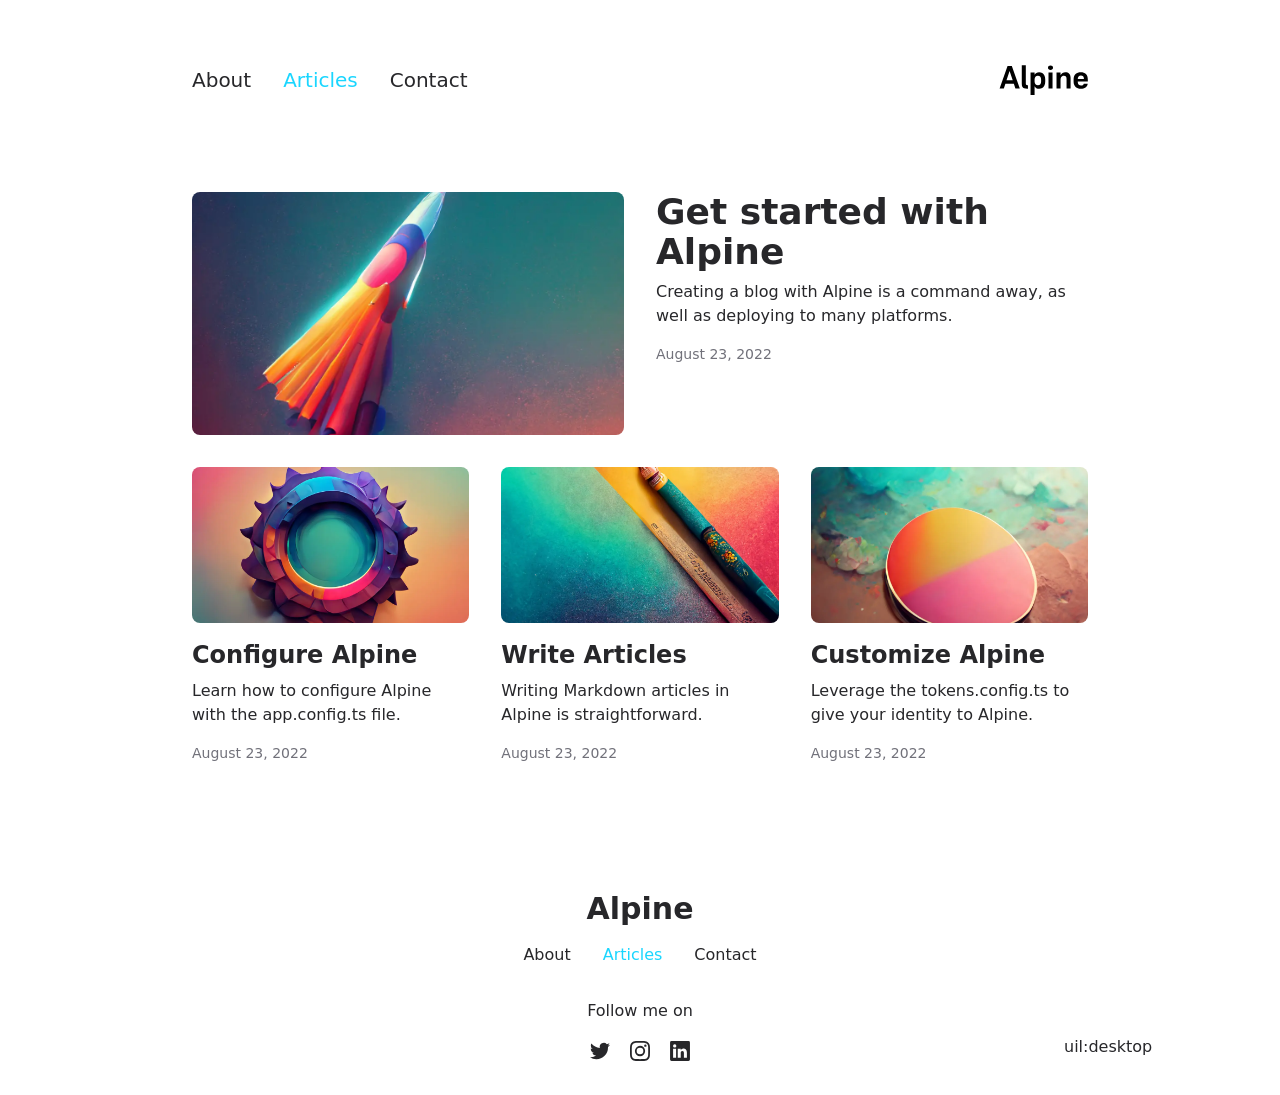
<file: articles/index.html>
<!DOCTYPE html>
<html lang="en">
<head><meta charset="utf-8">
<title>Articles</title>
<meta name="viewport" content="width=device-width, initial-scale=1">
<meta name="twitter:card" content="summary_large_image">
<meta name="description" content="The minimalist blog theme">
<meta property="og:description" content="The minimalist blog theme">
<meta property="og:image" content="/social-card-preview.png">
<meta property="og:image:width" content="400">
<meta property="og:image:height" content="300">
<meta property="og:image:alt" content="An image showcasing my project.">
<meta property="og:title" content="Articles"><link rel="preload" as="fetch" crossorigin="anonymous" href="/articles/_payload.json"><style id="pinceau-theme">@media { :root {--pinceau-mq: initial; --alpine-readableLine: 68ch;--alpine-backdrop-backgroundColor: #f4f4f5b3;--prose-code-inline-padding: 0.2rem 0.375rem 0.2rem 0.375rem;--prose-code-block-backdropFilter: contrast(1);--prose-code-block-border-style: solid;--prose-code-block-border-width: 1px;--prose-tbody-tr-borderBottom-style: dashed;--prose-tbody-tr-borderBottom-width: 1px;--prose-th-textAlign: inherit;--prose-thead-borderBottom-style: solid;--prose-thead-borderBottom-width: 1px;--prose-thead-border-style: solid;--prose-thead-border-width: 0px;--prose-table-textAlign: start;--prose-hr-width: 1px;--prose-hr-style: solid;--prose-li-listStylePosition: outside;--prose-ol-li-markerColor: currentColor;--prose-ol-paddingInlineStart: 21px;--prose-ol-listStyleType: decimal;--prose-ul-li-markerColor: currentColor;--prose-ul-paddingInlineStart: 21px;--prose-ul-listStyleType: disc;--prose-blockquote-border-style: solid;--prose-blockquote-border-width: 4px;--prose-blockquote-quotes: '201C' '201D' '2018' '2019';--prose-blockquote-paddingInlineStart: 24px;--prose-a-code-color-hover: currentColor;--prose-a-code-color-static: currentColor;--prose-a-hasCode-borderBottom: none;--prose-a-border-distance: 2px;--prose-a-border-color-hover: currentColor;--prose-a-border-color-static: currentColor;--prose-a-border-style-hover: solid;--prose-a-border-style-static: dashed;--prose-a-border-width: 1px;--prose-a-color-static: inherit;--prose-a-textDecoration: none;--prose-h6-margin: 3rem 0 2rem;--prose-h5-margin: 3rem 0 2rem;--prose-h4-margin: 3rem 0 2rem;--prose-h3-margin: 3rem 0 2rem;--prose-h2-margin: 3rem 0 2rem;--prose-h1-margin: 0 0 2rem;--prose-p-fontSize: 18px;--typography-lead-loose: 2;--typography-lead-relaxed: 1.625;--typography-lead-normal: 1.5;--typography-lead-snug: 1.375;--typography-lead-tight: 1.25;--typography-lead-none: 1;--typography-lead-10: 2.5rem;--typography-lead-9: 2.25rem;--typography-lead-8: 2rem;--typography-lead-7: 1.75rem;--typography-lead-6: 1.5rem;--typography-lead-5: 1.25rem;--typography-lead-4: 1rem;--typography-lead-3: .75rem;--typography-lead-2: .5rem;--typography-lead-1: .025rem;--typography-fontWeight-black: 900;--typography-fontWeight-extrabold: 800;--typography-fontWeight-bold: 700;--typography-fontWeight-semibold: 600;--typography-fontWeight-medium: 500;--typography-fontWeight-normal: 400;--typography-fontWeight-light: 300;--typography-fontWeight-extralight: 200;--typography-fontWeight-thin: 100;--typography-fontSize-9xl: 128px;--typography-fontSize-8xl: 96px;--typography-fontSize-7xl: 72px;--typography-fontSize-6xl: 60px;--typography-fontSize-5xl: 48px;--typography-fontSize-4xl: 36px;--typography-fontSize-3xl: 30px;--typography-fontSize-2xl: 24px;--typography-fontSize-xl: 20px;--typography-fontSize-lg: 18px;--typography-fontSize-base: 16px;--typography-fontSize-sm: 14px;--typography-fontSize-xs: 12px;--typography-letterSpacing-wide: 0.025em;--typography-letterSpacing-tight: -0.025em;--typography-verticalMargin-base: 24px;--typography-verticalMargin-sm: 16px;--elements-border-secondary-hover: [object Object];--elements-backdrop-background: #fffc;--elements-backdrop-filter: saturate(200%) blur(20px);--elements-container-maxWidth: 64rem;--lead-loose: 2;--lead-relaxed: 1.625;--lead-normal: 1.5;--lead-snug: 1.375;--lead-tight: 1.25;--lead-none: 1;--lead-10: 2.5rem;--lead-9: 2.25rem;--lead-8: 2rem;--lead-7: 1.75rem;--lead-6: 1.5rem;--lead-5: 1.25rem;--lead-4: 1rem;--lead-3: .75rem;--lead-2: .5rem;--lead-1: .025rem;--letterSpacing-widest: 0.1em;--letterSpacing-wider: 0.05em;--letterSpacing-wide: 0.025em;--letterSpacing-normal: 0em;--letterSpacing-tight: -0.025em;--letterSpacing-tighter: -0.05em;--fontSize-9xl: 8rem;--fontSize-8xl: 6rem;--fontSize-7xl: 4.5rem;--fontSize-6xl: 3.75rem;--fontSize-5xl: 3rem;--fontSize-4xl: 2.25rem;--fontSize-3xl: 1.875rem;--fontSize-2xl: 1.5rem;--fontSize-xl: 1.25rem;--fontSize-lg: 1.125rem;--fontSize-base: 1rem;--fontSize-sm: 0.875rem;--fontSize-xs: 0.75rem;--fontWeight-black: 900;--fontWeight-extrabold: 800;--fontWeight-bold: 700;--fontWeight-semibold: 600;--fontWeight-medium: 500;--fontWeight-normal: 400;--fontWeight-light: 300;--fontWeight-extralight: 200;--fontWeight-thin: 100;--font-mono: ui-monospace, SFMono-Regular, Menlo, Monaco, Consolas, Liberation Mono, Courier New, monospace;--font-serif: ui-serif, Georgia, Cambria, Times New Roman, Times, serif;--font-sans: ui-sans-serif, system-ui, -apple-system, BlinkMacSystemFont, Segoe UI, Roboto, Helvetica Neue, Arial, Noto Sans, sans-serif, Apple Color Emoji, Segoe UI Emoji, Segoe UI Symbol, Noto Color Emoji;--opacity-total: 1;--opacity-high: 0.8;--opacity-medium: 0.5;--opacity-soft: 0.3;--opacity-light: 0.15;--opacity-bright: 0.1;--opacity-noOpacity: 0;--borderWidth-lg: 3px;--borderWidth-md: 2px;--borderWidth-sm: 1px;--borderWidth-noBorder: 0;--space-rem-875: 0.875rem;--space-rem-625: 0.625rem;--space-rem-375: 0.375rem;--space-rem-125: 0.125rem;--space-px: 1px;--space-128: 32rem;--space-96: 24rem;--space-80: 20rem;--space-72: 18rem;--space-64: 16rem;--space-60: 15rem;--space-56: 14rem;--space-52: 13rem;--space-48: 12rem;--space-44: 11rem;--space-40: 10rem;--space-36: 9rem;--space-32: 8rem;--space-28: 7rem;--space-24: 6rem;--space-20: 5rem;--space-16: 4rem;--space-14: 3.5rem;--space-12: 3rem;--space-11: 2.75rem;--space-10: 2.5rem;--space-9: 2.25rem;--space-8: 2rem;--space-7: 1.75rem;--space-6: 1.5rem;--space-5: 1.25rem;--space-4: 1rem;--space-3: 0.75rem;--space-2: 0.5rem;--space-1: 0.25rem;--space-0: 0px;--size-full: 100%;--size-7xl: 80rem;--size-6xl: 72rem;--size-5xl: 64rem;--size-4xl: 56rem;--size-3xl: 48rem;--size-2xl: 42rem;--size-xl: 36rem;--size-lg: 32rem;--size-md: 28rem;--size-sm: 24rem;--size-xs: 20rem;--size-200: 200px;--size-104: 104px;--size-80: 80px;--size-64: 64px;--size-56: 56px;--size-48: 48px;--size-40: 40px;--size-32: 32px;--size-24: 24px;--size-20: 20px;--size-16: 16px;--size-12: 12px;--size-8: 8px;--size-6: 6px;--size-4: 4px;--size-2: 2px;--size-0: 0px;--radii-full: 9999px;--radii-3xl: 1.75rem;--radii-2xl: 1.5rem;--radii-xl: 1rem;--radii-lg: 0.75rem;--radii-md: 0.5rem;--radii-sm: 0.375rem;--radii-xs: 0.25rem;--radii-2xs: 0.125rem;--radii-none: 0px;--shadow-none: 0px 0px 0px 0px transparent;--shadow-lg: 0px 10px 15px -3px #000000, 0px 4px 6px -4px #000000;--shadow-md: 0px 4px 6px -1px #000000, 0px 2px 4px -2px #000000;--shadow-sm: 0px 1px 3px 0px #000000, 0px 1px 2px -1px #000000;--shadow-xs: 0px 1px 2px 0px #000000;--height-screen: 100vh;--width-screen: 100vw;--color-primary-900: #002e38;--color-primary-800: #005c70;--color-primary-700: #008aa9;--color-primary-600: #00b9e1;--color-primary-500: #1ad6ff;--color-primary-400: #40ddff;--color-primary-300: #66e4ff;--color-primary-200: #8deaff;--color-primary-100: #b3f1ff;--color-primary-50: #d9f8ff;--color-ruby-900: #380011;--color-ruby-800: #700021;--color-ruby-700: #a90032;--color-ruby-600: #e10043;--color-ruby-500: #ff1a5e;--color-ruby-400: #ff4079;--color-ruby-300: #ff6694;--color-ruby-200: #ff8dae;--color-ruby-100: #ffb3c9;--color-ruby-50: #ffd9e4;--color-pink-900: #380025;--color-pink-800: #70004b;--color-pink-700: #a90070;--color-pink-600: #e10095;--color-pink-500: #ff1ab2;--color-pink-400: #ff40bf;--color-pink-300: #ff66cc;--color-pink-200: #ff8dd8;--color-pink-100: #ffb3e5;--color-pink-50: #ffd9f2;--color-purple-900: #190038;--color-purple-800: #330070;--color-purple-700: #4c00a9;--color-purple-600: #6500e1;--color-purple-500: #811aff;--color-purple-400: #9640ff;--color-purple-300: #ab66ff;--color-purple-200: #c08dff;--color-purple-100: #d5b3ff;--color-purple-50: #ead9ff;--color-royalblue-900: #0b0531;--color-royalblue-800: #160a62;--color-royalblue-700: #211093;--color-royalblue-600: #2c15c4;--color-royalblue-500: #4127e8;--color-royalblue-400: #614bec;--color-royalblue-300: #806ff0;--color-royalblue-200: #a093f3;--color-royalblue-100: #c0b7f7;--color-royalblue-50: #dfdbfb;--color-indigoblue-900: #001238;--color-indigoblue-800: #002370;--color-indigoblue-700: #0035a9;--color-indigoblue-600: #0047e1;--color-indigoblue-500: #1a62ff;--color-indigoblue-400: #407cff;--color-indigoblue-300: #6696ff;--color-indigoblue-200: #8db0ff;--color-indigoblue-100: #b3cbff;--color-indigoblue-50: #d9e5ff;--color-blue-900: #002438;--color-blue-800: #004870;--color-blue-700: #006ca9;--color-blue-600: #0090e1;--color-blue-500: #1aadff;--color-blue-400: #40bbff;--color-blue-300: #66c8ff;--color-blue-200: #8dd6ff;--color-blue-100: #b3e4ff;--color-blue-50: #d9f1ff;--color-lightblue-900: #002e38;--color-lightblue-800: #005c70;--color-lightblue-700: #008aa9;--color-lightblue-600: #00b9e1;--color-lightblue-500: #1ad6ff;--color-lightblue-400: #40ddff;--color-lightblue-300: #66e4ff;--color-lightblue-200: #8deaff;--color-lightblue-100: #b3f1ff;--color-lightblue-50: #d9f8ff;--color-teal-900: #062a28;--color-teal-800: #0b544f;--color-teal-700: #117d77;--color-teal-600: #16a79e;--color-teal-500: #1cd1c6;--color-teal-400: #36e4da;--color-teal-300: #5fe9e1;--color-teal-200: #87efe9;--color-teal-100: #aff4f0;--color-teal-50: #d7faf8;--color-pear-900: #2a2b09;--color-pear-800: #545512;--color-pear-700: #7e801b;--color-pear-600: #a8aa24;--color-pear-500: #d0d32f;--color-pear-400: #d8da52;--color-pear-300: #e0e274;--color-pear-200: #e8e997;--color-pear-100: #eff0ba;--color-pear-50: #f7f8dc;--color-red-900: #380300;--color-red-800: #700700;--color-red-700: #a90a00;--color-red-600: #e10e00;--color-red-500: #ff281a;--color-red-400: #ff4c40;--color-red-300: #ff7066;--color-red-200: #ff948d;--color-red-100: #ffb7b3;--color-red-50: #ffdbd9;--color-orange-900: #381800;--color-orange-800: #702f00;--color-orange-700: #a94700;--color-orange-600: #e15e00;--color-orange-500: #ff7a1a;--color-orange-400: #ff9040;--color-orange-300: #ffa666;--color-orange-200: #ffbd8d;--color-orange-100: #ffd3b3;--color-orange-50: #ffe9d9;--color-yellow-900: #362b03;--color-yellow-800: #6d5605;--color-yellow-700: #a38108;--color-yellow-600: #daac0a;--color-yellow-500: #f5c828;--color-yellow-400: #f7d14c;--color-yellow-300: #f8da70;--color-yellow-200: #fae393;--color-yellow-100: #fcedb7;--color-yellow-50: #fdf6db;--color-green-900: #003f25;--color-green-800: #005e38;--color-green-700: #007e4a;--color-green-600: #009d5d;--color-green-500: #00bd6f;--color-green-400: #00dc82;--color-green-300: #30ffaa;--color-green-200: #83ffcc;--color-green-100: #acffdd;--color-green-50: #d6ffee;--color-gray-900: #18181B;--color-gray-800: #27272A;--color-gray-700: #3f3f46;--color-gray-600: #52525B;--color-gray-500: #71717A;--color-gray-400: #a1a1aa;--color-gray-300: #D4d4d8;--color-gray-200: #e4e4e7;--color-gray-100: #f4f4f5;--color-gray-50: #fafafa;--color-black: #0c0c0d;--color-white: #FFFFFF;--media-portrait: only screen and (orientation: portrait);--media-landscape: only screen and (orientation: landscape);--media-rm: (prefers-reduced-motion: reduce);--media-2xl: (min-width: 1536px);--media-xl: (min-width: 1280px);--media-lg: (min-width: 1024px);--media-md: (min-width: 768px);--media-sm: (min-width: 640px);--media-xs: (min-width: 475px);--alpine-body-color: var(--color-gray-800);--alpine-body-backgroundColor: var(--color-white);--prose-code-inline-fontWeight: var(--typography-fontWeight-normal);--prose-code-inline-fontSize: var(--typography-fontSize-sm);--prose-code-inline-borderRadius: var(--radii-xs);--prose-code-block-pre-padding: var(--typography-verticalMargin-sm);--prose-code-block-margin: var(--typography-verticalMargin-base) 0;--prose-code-block-fontSize: var(--typography-fontSize-sm);--prose-tbody-code-inline-fontSize: var(--typography-fontSize-sm);--prose-tbody-td-padding: var(--typography-verticalMargin-sm);--prose-th-fontWeight: var(--typography-fontWeight-semibold);--prose-th-padding: 0 var(--typography-verticalMargin-sm) var(--typography-verticalMargin-sm) var(--typography-verticalMargin-sm);--prose-table-lineHeight: var(--typography-lead-6);--prose-table-fontSize: var(--typography-fontSize-sm);--prose-table-margin: var(--typography-verticalMargin-base) 0;--prose-hr-margin: var(--typography-verticalMargin-base) 0;--prose-li-margin: var(--typography-verticalMargin-sm) 0;--prose-ol-margin: var(--typography-verticalMargin-base) 0;--prose-ul-margin: var(--typography-verticalMargin-base) 0;--prose-blockquote-margin: var(--typography-verticalMargin-base) 0;--prose-a-code-border-style: var(--prose-a-border-style-static);--prose-a-code-border-width: var(--prose-a-border-width);--prose-a-fontWeight: var(--typography-fontWeight-medium);--prose-img-margin: var(--typography-verticalMargin-base) 0;--prose-strong-fontWeight: var(--typography-fontWeight-semibold);--prose-h6-iconSize: var(--typography-fontSize-base);--prose-h6-fontWeight: var(--typography-fontWeight-semibold);--prose-h6-lineHeight: var(--typography-lead-normal);--prose-h6-fontSize: var(--typography-fontSize-lg);--prose-h5-iconSize: var(--typography-fontSize-lg);--prose-h5-fontWeight: var(--typography-fontWeight-semibold);--prose-h5-lineHeight: var(--typography-lead-snug);--prose-h5-fontSize: var(--typography-fontSize-xl);--prose-h4-iconSize: var(--typography-fontSize-lg);--prose-h4-letterSpacing: var(--typography-letterSpacing-tight);--prose-h4-fontWeight: var(--typography-fontWeight-semibold);--prose-h4-lineHeight: var(--typography-lead-snug);--prose-h4-fontSize: var(--typography-fontSize-2xl);--prose-h3-iconSize: var(--typography-fontSize-xl);--prose-h3-letterSpacing: var(--typography-letterSpacing-tight);--prose-h3-fontWeight: var(--typography-fontWeight-semibold);--prose-h3-lineHeight: var(--typography-lead-snug);--prose-h3-fontSize: var(--typography-fontSize-3xl);--prose-h2-iconSize: var(--typography-fontSize-2xl);--prose-h2-letterSpacing: var(--typography-letterSpacing-tight);--prose-h2-fontWeight: var(--typography-fontWeight-semibold);--prose-h2-lineHeight: var(--typography-lead-tight);--prose-h2-fontSize: var(--typography-fontSize-4xl);--prose-h1-iconSize: var(--typography-fontSize-3xl);--prose-h1-letterSpacing: var(--typography-letterSpacing-tight);--prose-h1-fontWeight: var(--typography-fontWeight-bold);--prose-h1-lineHeight: var(--typography-lead-tight);--prose-h1-fontSize: var(--typography-fontSize-5xl);--prose-p-br-margin: var(--typography-verticalMargin-base) 0 0 0;--prose-p-margin: var(--typography-verticalMargin-base) 0;--prose-p-lineHeight: var(--typography-lead-normal);--typography-color-primary-900: var(--color-primary-900);--typography-color-primary-800: var(--color-primary-800);--typography-color-primary-700: var(--color-primary-700);--typography-color-primary-600: var(--color-primary-600);--typography-color-primary-500: var(--color-primary-500);--typography-color-primary-400: var(--color-primary-400);--typography-color-primary-300: var(--color-primary-300);--typography-color-primary-200: var(--color-primary-200);--typography-color-primary-100: var(--color-primary-100);--typography-color-primary-50: var(--color-primary-50);--typography-font-code: var(--font-mono);--typography-font-body: var(--font-sans);--typography-font-display: var(--font-sans);--typography-body-backgroundColor: var(--color-white);--typography-body-color: var(--color-black);--elements-state-danger-borderColor-secondary: var(--color-red-200);--elements-state-danger-borderColor-primary: var(--color-red-100);--elements-state-danger-backgroundColor-secondary: var(--color-red-100);--elements-state-danger-backgroundColor-primary: var(--color-red-50);--elements-state-danger-color-secondary: var(--color-red-600);--elements-state-danger-color-primary: var(--color-red-500);--elements-state-warning-borderColor-secondary: var(--color-yellow-200);--elements-state-warning-borderColor-primary: var(--color-yellow-100);--elements-state-warning-backgroundColor-secondary: var(--color-yellow-100);--elements-state-warning-backgroundColor-primary: var(--color-yellow-50);--elements-state-warning-color-secondary: var(--color-yellow-700);--elements-state-warning-color-primary: var(--color-yellow-600);--elements-state-success-borderColor-secondary: var(--color-green-200);--elements-state-success-borderColor-primary: var(--color-green-100);--elements-state-success-backgroundColor-secondary: var(--color-green-100);--elements-state-success-backgroundColor-primary: var(--color-green-50);--elements-state-success-color-secondary: var(--color-green-600);--elements-state-success-color-primary: var(--color-green-500);--elements-state-info-borderColor-secondary: var(--color-blue-200);--elements-state-info-borderColor-primary: var(--color-blue-100);--elements-state-info-backgroundColor-secondary: var(--color-blue-100);--elements-state-info-backgroundColor-primary: var(--color-blue-50);--elements-state-info-color-secondary: var(--color-blue-600);--elements-state-info-color-primary: var(--color-blue-500);--elements-state-primary-borderColor-secondary: var(--color-primary-200);--elements-state-primary-borderColor-primary: var(--color-primary-100);--elements-state-primary-backgroundColor-secondary: var(--color-primary-100);--elements-state-primary-backgroundColor-primary: var(--color-primary-50);--elements-state-primary-color-secondary: var(--color-primary-700);--elements-state-primary-color-primary: var(--color-primary-600);--elements-surface-secondary-backgroundColor: var(--color-gray-200);--elements-surface-primary-backgroundColor: var(--color-gray-100);--elements-surface-background-base: var(--color-gray-100);--elements-border-secondary-static: var(--color-gray-200);--elements-border-primary-hover: var(--color-gray-200);--elements-border-primary-static: var(--color-gray-100);--elements-container-padding-md: var(--space-16);--elements-container-padding-sm: var(--space-12);--elements-container-padding-xs: var(--space-8);--elements-container-padding-mobile: var(--space-6);--elements-text-secondary-color-hover: var(--color-gray-700);--elements-text-secondary-color-static: var(--color-gray-500);--elements-text-primary-color-static: var(--color-gray-900);--text-6xl-lineHeight: var(--lead-none);--text-6xl-fontSize: var(--fontSize-6xl);--text-5xl-lineHeight: var(--lead-none);--text-5xl-fontSize: var(--fontSize-5xl);--text-4xl-lineHeight: var(--lead-10);--text-4xl-fontSize: var(--fontSize-4xl);--text-3xl-lineHeight: var(--lead-9);--text-3xl-fontSize: var(--fontSize-3xl);--text-2xl-lineHeight: var(--lead-8);--text-2xl-fontSize: var(--fontSize-2xl);--text-xl-lineHeight: var(--lead-7);--text-xl-fontSize: var(--fontSize-xl);--text-lg-lineHeight: var(--lead-7);--text-lg-fontSize: var(--fontSize-lg);--text-base-lineHeight: var(--lead-6);--text-base-fontSize: var(--fontSize-base);--text-sm-lineHeight: var(--lead-5);--text-sm-fontSize: var(--fontSize-sm);--text-xs-lineHeight: var(--lead-4);--text-xs-fontSize: var(--fontSize-xs);--shadow-2xl: 0px 25px 50px -12px var(--color-gray-900);--shadow-xl: 0px 20px 25px -5px var(--color-gray-400), 0px 8px 10px -6px #000000;--color-secondary-900: var(--color-gray-900);--color-secondary-800: var(--color-gray-800);--color-secondary-700: var(--color-gray-700);--color-secondary-600: var(--color-gray-600);--color-secondary-500: var(--color-gray-500);--color-secondary-400: var(--color-gray-400);--color-secondary-300: var(--color-gray-300);--color-secondary-200: var(--color-gray-200);--color-secondary-100: var(--color-gray-100);--color-secondary-50: var(--color-gray-50);--prose-a-code-background-hover: var(--typography-color-primary-50);--prose-a-code-border-color-hover: var(--typography-color-primary-500);--prose-a-color-hover: var(--typography-color-primary-500);--typography-color-secondary-900: var(--color-secondary-900);--typography-color-secondary-800: var(--color-secondary-800);--typography-color-secondary-700: var(--color-secondary-700);--typography-color-secondary-600: var(--color-secondary-600);--typography-color-secondary-500: var(--color-secondary-500);--typography-color-secondary-400: var(--color-secondary-400);--typography-color-secondary-300: var(--color-secondary-300);--typography-color-secondary-200: var(--color-secondary-200);--typography-color-secondary-100: var(--color-secondary-100);--typography-color-secondary-50: var(--color-secondary-50);--prose-code-inline-backgroundColor: var(--typography-color-secondary-100);--prose-code-inline-color: var(--typography-color-secondary-700);--prose-code-block-backgroundColor: var(--typography-color-secondary-100);--prose-code-block-color: var(--typography-color-secondary-700);--prose-code-block-border-color: var(--typography-color-secondary-200);--prose-tbody-tr-borderBottom-color: var(--typography-color-secondary-200);--prose-th-color: var(--typography-color-secondary-600);--prose-thead-borderBottom-color: var(--typography-color-secondary-200);--prose-thead-border-color: var(--typography-color-secondary-300);--prose-hr-color: var(--typography-color-secondary-200);--prose-blockquote-border-color: var(--typography-color-secondary-200);--prose-blockquote-color: var(--typography-color-secondary-500);--prose-a-code-border-color-static: var(--typography-color-secondary-400); } }@media { :root.dark {--pinceau-mq: dark; --alpine-backdrop-backgroundColor: #18181bb3;--prose-code-block-backdropFilter: contrast(1);--prose-ol-li-markerColor: currentColor;--prose-ul-li-markerColor: currentColor;--prose-a-code-color-hover: currentColor;--prose-a-code-color-static: currentColor;--prose-a-border-color-hover: currentColor;--prose-a-border-color-static: currentColor;--prose-a-color-static: inherit;--elements-backdrop-background: #0c0d0ccc;--alpine-body-color: var(--color-gray-200);--alpine-body-backgroundColor: var(--color-black);--typography-body-backgroundColor: var(--color-black);--typography-body-color: var(--color-white);--elements-state-danger-borderColor-secondary: var(--color-red-700);--elements-state-danger-borderColor-primary: var(--color-red-800);--elements-state-danger-backgroundColor-secondary: var(--color-red-800);--elements-state-danger-backgroundColor-primary: var(--color-red-900);--elements-state-danger-color-secondary: var(--color-red-200);--elements-state-danger-color-primary: var(--color-red-300);--elements-state-warning-borderColor-secondary: var(--color-yellow-700);--elements-state-warning-borderColor-primary: var(--color-yellow-800);--elements-state-warning-backgroundColor-secondary: var(--color-yellow-800);--elements-state-warning-backgroundColor-primary: var(--color-yellow-900);--elements-state-warning-color-secondary: var(--color-yellow-200);--elements-state-warning-color-primary: var(--color-yellow-400);--elements-state-success-borderColor-secondary: var(--color-green-700);--elements-state-success-borderColor-primary: var(--color-green-800);--elements-state-success-backgroundColor-secondary: var(--color-green-800);--elements-state-success-backgroundColor-primary: var(--color-green-900);--elements-state-success-color-secondary: var(--color-green-200);--elements-state-success-color-primary: var(--color-green-400);--elements-state-info-borderColor-secondary: var(--color-blue-700);--elements-state-info-borderColor-primary: var(--color-blue-800);--elements-state-info-backgroundColor-secondary: var(--color-blue-800);--elements-state-info-backgroundColor-primary: var(--color-blue-900);--elements-state-info-color-secondary: var(--color-blue-200);--elements-state-info-color-primary: var(--color-blue-400);--elements-state-primary-borderColor-secondary: var(--color-primary-700);--elements-state-primary-borderColor-primary: var(--color-primary-800);--elements-state-primary-backgroundColor-secondary: var(--color-primary-800);--elements-state-primary-backgroundColor-primary: var(--color-primary-900);--elements-state-primary-color-secondary: var(--color-primary-200);--elements-state-primary-color-primary: var(--color-primary-400);--elements-surface-secondary-backgroundColor: var(--color-gray-800);--elements-surface-primary-backgroundColor: var(--color-gray-900);--elements-surface-background-base: var(--color-gray-900);--elements-border-secondary-static: var(--color-gray-800);--elements-border-primary-hover: var(--color-gray-800);--elements-border-primary-static: var(--color-gray-900);--elements-text-secondary-color-hover: var(--color-gray-200);--elements-text-secondary-color-static: var(--color-gray-400);--elements-text-primary-color-static: var(--color-gray-50);--prose-a-code-background-hover: var(--typography-color-primary-900);--prose-a-code-border-color-hover: var(--typography-color-primary-600);--prose-a-color-hover: var(--typography-color-primary-400);--prose-code-inline-backgroundColor: var(--typography-color-secondary-800);--prose-code-inline-color: var(--typography-color-secondary-200);--prose-code-block-backgroundColor: var(--typography-color-secondary-900);--prose-code-block-color: var(--typography-color-secondary-200);--prose-code-block-border-color: var(--typography-color-secondary-800);--prose-tbody-tr-borderBottom-color: var(--typography-color-secondary-800);--prose-th-color: var(--typography-color-secondary-400);--prose-thead-borderBottom-color: var(--typography-color-secondary-800);--prose-thead-border-color: var(--typography-color-secondary-600);--prose-hr-color: var(--typography-color-secondary-800);--prose-blockquote-border-color: var(--typography-color-secondary-700);--prose-blockquote-color: var(--typography-color-secondary-400);--prose-a-code-border-color-static: var(--typography-color-secondary-600); } }</style><style id="pinceau-runtime-hydratable">@media{.phy[--]{--puid:gYC6Rj-v;}.pv-KoEkOE{max-width:var(--elements-container-maxWidth);padding-left:var(--elements-container-padding-mobile);padding-right:var(--elements-container-padding-mobile);}@media (min-width: 475px){.pv-KoEkOE{padding-left:var(--elements-container-padding-xs);padding-right:var(--elements-container-padding-xs);}}@media (min-width: 640px){.pv-KoEkOE{padding-left:var(--elements-container-padding-sm);padding-right:var(--elements-container-padding-sm);}}@media (min-width: 768px){.pv-KoEkOE{padding-left:var(--elements-container-padding-md);padding-right:var(--elements-container-padding-md);}}} </style><link rel="modulepreload" as="script" crossorigin href="/_nuxt/entry.cf8fc1a3.js"><link rel="preload" as="style" href="/_nuxt/entry.2b709d1c.css"><link rel="modulepreload" as="script" crossorigin href="/_nuxt/NuxtImg.7fc2befa.js"><link rel="modulepreload" as="script" crossorigin href="/_nuxt/document-driven.e22d8758.js"><link rel="modulepreload" as="script" crossorigin href="/_nuxt/DocumentDrivenEmpty.b4748090.js"><link rel="modulepreload" as="script" crossorigin href="/_nuxt/ContentRenderer.895c3431.js"><link rel="modulepreload" as="script" crossorigin href="/_nuxt/ContentRendererMarkdown.b3d2ea41.js"><link rel="modulepreload" as="script" crossorigin href="/_nuxt/DocumentDrivenNotFound.187ea235.js"><link rel="preload" as="style" href="/_nuxt/DocumentDrivenNotFound.aa939160.css"><link rel="modulepreload" as="script" crossorigin href="/_nuxt/page.fe3afefc.js"><link rel="modulepreload" as="script" crossorigin href="/_nuxt/ArticlesList.b76a09ad.js"><link rel="preload" as="style" href="/_nuxt/ArticlesList.e80b7ae7.css"><link rel="modulepreload" as="script" crossorigin href="/_nuxt/ArticlesListItem.b5a116c1.js"><link rel="preload" as="style" href="/_nuxt/ArticlesListItem.ad08ebb7.css"><link rel="modulepreload" as="script" crossorigin href="/_nuxt/date.824a539b.js"><link rel="modulepreload" as="script" crossorigin href="/_nuxt/ProseA.8c92204c.js"><link rel="preload" as="style" href="/_nuxt/ProseA.baee409d.css"><link rel="modulepreload" as="script" crossorigin href="/_nuxt/ProseCodeInline.2285208e.js"><link rel="preload" as="style" href="/_nuxt/ProseCodeInline.873c7ac7.css"><link rel="modulepreload" as="script" crossorigin href="/_nuxt/asyncData.17ff9b64.js"><link rel="prefetch" as="style" href="/_nuxt/article.06aa1a19.css"><link rel="prefetch" as="script" crossorigin href="/_nuxt/article.087f5baf.js"><link rel="prefetch" as="script" crossorigin href="/_nuxt/default.dd3fa7e0.js"><link rel="prefetch" as="script" crossorigin href="/_nuxt/client-db.38a4fb6f.js"><link rel="prefetch" as="script" crossorigin href="/_nuxt/debug.702d44f5.js"><link rel="prefetch" as="style" href="/_nuxt/useStudio.a92b5f33.css"><link rel="prefetch" as="script" crossorigin href="/_nuxt/useStudio.f524a7e0.js"><link rel="prefetch" as="style" href="/_nuxt/error-404.7cfc0168.css"><link rel="prefetch" as="script" crossorigin href="/_nuxt/error-404.2eb60dc0.js"><link rel="prefetch" as="style" href="/_nuxt/error-500.79c1f0fd.css"><link rel="prefetch" as="script" crossorigin href="/_nuxt/error-500.7f9c1f67.js"><link rel="stylesheet" href="/_nuxt/entry.2b709d1c.css"><link rel="stylesheet" href="/_nuxt/DocumentDrivenNotFound.aa939160.css"><link rel="stylesheet" href="/_nuxt/ArticlesList.e80b7ae7.css"><link rel="stylesheet" href="/_nuxt/ArticlesListItem.ad08ebb7.css"><link rel="stylesheet" href="/_nuxt/ProseA.baee409d.css"><link rel="stylesheet" href="/_nuxt/ProseCodeInline.873c7ac7.css"><script>"use strict";(()=>{const a=window,e=document.documentElement,m=["dark","light"],c=window.localStorage.getItem("nuxt-color-mode")||"system";let n=c==="system"?f():c;const l=e.getAttribute("data-color-mode-forced");l&&(n=l),i(n),a["__NUXT_COLOR_MODE__"]={preference:c,value:n,getColorScheme:f,addColorScheme:i,removeColorScheme:d};function i(o){const t=""+o+"",s="";e.classList?e.classList.add(t):e.className+=" "+t,s&&e.setAttribute("data-"+s,o)}function d(o){const t=""+o+"",s="";e.classList?e.classList.remove(t):e.className=e.className.replace(new RegExp(t,"g"),""),s&&e.removeAttribute("data-"+s)}function r(o){return a.matchMedia("(prefers-color-scheme"+o+")")}function f(){if(a.matchMedia&&r("").media!=="not all"){for(const o of m)if(r(":"+o).matches)return o}return"light"}})();
</script></head>
<body ><div id="__nuxt"><div class="container pv-KoEkOE pc-gYC6Rj app-layout" data-v-93c22c3b data-v-6d327d86><!--[--><div class="nuxt-progress" style="width:0%;height:3px;opacity:0;background-size:Infinity% auto;" data-v-93c22c3b></div><header class="right" data-v-93c22c3b data-v-ebfd1e7c><div class="menu" data-v-ebfd1e7c><button aria-label="Navigation Menu" data-v-ebfd1e7c><svg width="24" height="24" viewBox="0 0 68 68" fill="currentColor" xmlns="http://www.w3.org/2000/svg" data-v-ebfd1e7c><path d="M8 34C8 32.1362 8 31.2044 8.30448 30.4693C8.71046 29.4892 9.48915 28.7105 10.4693 28.3045C11.2044 28 12.1362 28 14 28C15.8638 28 16.7956 28 17.5307 28.3045C18.5108 28.7105 19.2895 29.4892 19.6955 30.4693C20 31.2044 20 32.1362 20 34C20 35.8638 20 36.7956 19.6955 37.5307C19.2895 38.5108 18.5108 39.2895 17.5307 39.6955C16.7956 40 15.8638 40 14 40C12.1362 40 11.2044 40 10.4693 39.6955C9.48915 39.2895 8.71046 38.5108 8.30448 37.5307C8 36.7956 8 35.8638 8 34Z" data-v-ebfd1e7c></path><path d="M28 34C28 32.1362 28 31.2044 28.3045 30.4693C28.7105 29.4892 29.4892 28.7105 30.4693 28.3045C31.2044 28 32.1362 28 34 28C35.8638 28 36.7956 28 37.5307 28.3045C38.5108 28.7105 39.2895 29.4892 39.6955 30.4693C40 31.2044 40 32.1362 40 34C40 35.8638 40 36.7956 39.6955 37.5307C39.2895 38.5108 38.5108 39.2895 37.5307 39.6955C36.7956 40 35.8638 40 34 40C32.1362 40 31.2044 40 30.4693 39.6955C29.4892 39.2895 28.7105 38.5108 28.3045 37.5307C28 36.7956 28 35.8638 28 34Z" data-v-ebfd1e7c></path><path d="M48 34C48 32.1362 48 31.2044 48.3045 30.4693C48.7105 29.4892 49.4892 28.7105 50.4693 28.3045C51.2044 28 52.1362 28 54 28C55.8638 28 56.7956 28 57.5307 28.3045C58.5108 28.7105 59.2895 29.4892 59.6955 30.4693C60 31.2044 60 32.1362 60 34C60 35.8638 60 36.7956 59.6955 37.5307C59.2895 38.5108 58.5108 39.2895 57.5307 39.6955C56.7956 40 55.8638 40 54 40C52.1362 40 51.2044 40 50.4693 39.6955C49.4892 39.2895 48.7105 38.5108 48.3045 37.5307C48 36.7956 48 35.8638 48 34Z" data-v-ebfd1e7c></path></svg></button></div><div class="overlay" data-v-ebfd1e7c><nav data-v-ebfd1e7c data-v-47e45ff0><ul data-v-47e45ff0><!--[--><li data-v-47e45ff0><a href="/" class="" data-v-47e45ff0><span class="underline-fx" data-v-47e45ff0></span> About</a></li><li data-v-47e45ff0><a aria-current="page" href="/articles" class="router-link-active router-link-exact-active" data-v-47e45ff0><span class="underline-fx" data-v-47e45ff0></span> Articles</a></li><li data-v-47e45ff0><a href="/contact" class="" data-v-47e45ff0><span class="underline-fx" data-v-47e45ff0></span> Contact</a></li><!--]--></ul></nav></div><div class="logo" data-v-ebfd1e7c><a href="/" class="" data-v-ebfd1e7c><img src="/logo-dark.svg" class="dark-img" alt="alpine" width="89" height="31" data-v-ebfd1e7c><img src="/logo.svg" class="light-img" alt="alpine" width="89" height="31" data-v-ebfd1e7c></a></div><div class="main-nav" data-v-ebfd1e7c><nav data-v-ebfd1e7c data-v-47e45ff0><ul data-v-47e45ff0><!--[--><li data-v-47e45ff0><a href="/" class="" data-v-47e45ff0><span class="underline-fx" data-v-47e45ff0></span> About</a></li><li data-v-47e45ff0><a aria-current="page" href="/articles" class="router-link-active router-link-exact-active" data-v-47e45ff0><span class="underline-fx" data-v-47e45ff0></span> Articles</a></li><li data-v-47e45ff0><a href="/contact" class="" data-v-47e45ff0><span class="underline-fx" data-v-47e45ff0></span> Contact</a></li><!--]--></ul></nav></div></header><!--[--><div class="document-driven-page"><main><!--[--><div><div class="articles-list" data-v-685376b2><div class="featured" data-v-685376b2><article class="featured" data-v-685376b2 data-v-d0dd2caf><div class="image" data-v-d0dd2caf><!----><a href="/articles/get-started" class="" data-v-d0dd2caf><img src="/articles/get-started.webp" alt="Get started with Alpine" width="16" height="9" data-v-d0dd2caf></a></div><div class="content" data-v-d0dd2caf><a href="/articles/get-started" class="headline" data-v-d0dd2caf><h1 data-v-d0dd2caf>Get started with Alpine</h1></a><p class="description" data-v-d0dd2caf>Creating a blog with Alpine is a command away, as well as deploying to many platforms.</p><time data-v-d0dd2caf>August 23, 2022</time></div></article></div><div class="layout" data-v-685376b2><!--[--><article class="" data-v-685376b2 data-v-d0dd2caf><div class="image" data-v-d0dd2caf><!----><a href="/articles/configure" class="" data-v-d0dd2caf><img src="/articles/configure-alpine.webp" alt="Configure Alpine" width="16" height="9" data-v-d0dd2caf></a></div><div class="content" data-v-d0dd2caf><a href="/articles/configure" class="headline" data-v-d0dd2caf><h1 data-v-d0dd2caf>Configure Alpine</h1></a><p class="description" data-v-d0dd2caf>Learn how to configure Alpine with the app.config.ts file.</p><time data-v-d0dd2caf>August 23, 2022</time></div></article><article class="" data-v-685376b2 data-v-d0dd2caf><div class="image" data-v-d0dd2caf><!----><a href="/articles/write-articles" class="" data-v-d0dd2caf><img src="/articles/write-articles.webp" alt="Write Articles" width="16" height="9" data-v-d0dd2caf></a></div><div class="content" data-v-d0dd2caf><a href="/articles/write-articles" class="headline" data-v-d0dd2caf><h1 data-v-d0dd2caf>Write Articles</h1></a><p class="description" data-v-d0dd2caf>Writing Markdown articles in Alpine is straightforward.</p><time data-v-d0dd2caf>August 23, 2022</time></div></article><article class="" data-v-685376b2 data-v-d0dd2caf><div class="image" data-v-d0dd2caf><!----><a href="/articles/design-tokens" class="" data-v-d0dd2caf><img src="/articles/design-tokens.webp" alt="Customize Alpine" width="16" height="9" data-v-d0dd2caf></a></div><div class="content" data-v-d0dd2caf><a href="/articles/design-tokens" class="headline" data-v-d0dd2caf><h1 data-v-d0dd2caf>Customize Alpine</h1></a><p class="description" data-v-d0dd2caf>Leverage the tokens.config.ts to give your identity to Alpine.</p><time data-v-d0dd2caf>August 23, 2022</time></div></article><!--]--></div></div></div><!--]--></main></div><!--]--><footer class="center" data-v-93c22c3b data-v-d63b5c07><a href="https://www.github.com/nuxt-themes/alpine" rel="noopener noreferrer" class="credits" data-v-d63b5c07>Alpine</a><div class="navigation" data-v-d63b5c07><nav data-v-d63b5c07 data-v-47e45ff0><ul data-v-47e45ff0><!--[--><li data-v-47e45ff0><a href="/" class="" data-v-47e45ff0><span class="underline-fx" data-v-47e45ff0></span> About</a></li><li data-v-47e45ff0><a aria-current="page" href="/articles" class="router-link-active router-link-exact-active" data-v-47e45ff0><span class="underline-fx" data-v-47e45ff0></span> Articles</a></li><li data-v-47e45ff0><a href="/contact" class="" data-v-47e45ff0><span class="underline-fx" data-v-47e45ff0></span> Contact</a></li><!--]--></ul></nav></div><p class="message" data-v-d63b5c07>Follow me on</p><div class="icons" data-v-d63b5c07><div class="social" data-v-d63b5c07><!--[--><a href="https://twitter.com/nuxtlabs" rel="noopener noreferrer" target="_blank" title="nuxtlabs" aria-label="nuxtlabs" data-v-ddf2f94a><svg xmlns="http://www.w3.org/2000/svg" xmlns:xlink="http://www.w3.org/1999/xlink" aria-hidden="true" role="img" class="icon" data-v-ddf2f94a style="" width="1em" height="1em" viewBox="0 0 24 24" data-v-121c6e7d><path fill="currentColor" d="M22 5.8a8.49 8.49 0 0 1-2.36.64a4.13 4.13 0 0 0 1.81-2.27a8.21 8.21 0 0 1-2.61 1a4.1 4.1 0 0 0-7 3.74a11.64 11.64 0 0 1-8.45-4.29a4.16 4.16 0 0 0-.55 2.07a4.09 4.09 0 0 0 1.82 3.41a4.05 4.05 0 0 1-1.86-.51v.05a4.1 4.1 0 0 0 3.3 4a3.93 3.93 0 0 1-1.1.17a4.9 4.9 0 0 1-.77-.07a4.11 4.11 0 0 0 3.83 2.84A8.22 8.22 0 0 1 3 18.34a7.93 7.93 0 0 1-1-.06a11.57 11.57 0 0 0 6.29 1.85A11.59 11.59 0 0 0 20 8.45v-.53a8.43 8.43 0 0 0 2-2.12Z"/></svg></a><a href="https://instagram.com/atinuxt" rel="noopener noreferrer" target="_blank" title="atinuxt" aria-label="atinuxt" data-v-ddf2f94a><svg xmlns="http://www.w3.org/2000/svg" xmlns:xlink="http://www.w3.org/1999/xlink" aria-hidden="true" role="img" class="icon" data-v-ddf2f94a style="" width="1em" height="1em" viewBox="0 0 24 24" data-v-121c6e7d><path fill="currentColor" d="M17.34 5.46a1.2 1.2 0 1 0 1.2 1.2a1.2 1.2 0 0 0-1.2-1.2Zm4.6 2.42a7.59 7.59 0 0 0-.46-2.43a4.94 4.94 0 0 0-1.16-1.77a4.7 4.7 0 0 0-1.77-1.15a7.3 7.3 0 0 0-2.43-.47C15.06 2 14.72 2 12 2s-3.06 0-4.12.06a7.3 7.3 0 0 0-2.43.47a4.78 4.78 0 0 0-1.77 1.15a4.7 4.7 0 0 0-1.15 1.77a7.3 7.3 0 0 0-.47 2.43C2 8.94 2 9.28 2 12s0 3.06.06 4.12a7.3 7.3 0 0 0 .47 2.43a4.7 4.7 0 0 0 1.15 1.77a4.78 4.78 0 0 0 1.77 1.15a7.3 7.3 0 0 0 2.43.47C8.94 22 9.28 22 12 22s3.06 0 4.12-.06a7.3 7.3 0 0 0 2.43-.47a4.7 4.7 0 0 0 1.77-1.15a4.85 4.85 0 0 0 1.16-1.77a7.59 7.59 0 0 0 .46-2.43c0-1.06.06-1.4.06-4.12s0-3.06-.06-4.12ZM20.14 16a5.61 5.61 0 0 1-.34 1.86a3.06 3.06 0 0 1-.75 1.15a3.19 3.19 0 0 1-1.15.75a5.61 5.61 0 0 1-1.86.34c-1 .05-1.37.06-4 .06s-3 0-4-.06a5.73 5.73 0 0 1-1.94-.3a3.27 3.27 0 0 1-1.1-.75a3 3 0 0 1-.74-1.15a5.54 5.54 0 0 1-.4-1.9c0-1-.06-1.37-.06-4s0-3 .06-4a5.54 5.54 0 0 1 .35-1.9A3 3 0 0 1 5 5a3.14 3.14 0 0 1 1.1-.8A5.73 5.73 0 0 1 8 3.86c1 0 1.37-.06 4-.06s3 0 4 .06a5.61 5.61 0 0 1 1.86.34a3.06 3.06 0 0 1 1.19.8a3.06 3.06 0 0 1 .75 1.1a5.61 5.61 0 0 1 .34 1.9c.05 1 .06 1.37.06 4s-.01 3-.06 4ZM12 6.87A5.13 5.13 0 1 0 17.14 12A5.12 5.12 0 0 0 12 6.87Zm0 8.46A3.33 3.33 0 1 1 15.33 12A3.33 3.33 0 0 1 12 15.33Z"/></svg></a><a href="https://www.linkedin.com/company/nuxtlabs" rel="noopener noreferrer" target="_blank" title="LinkedIn" aria-label="LinkedIn" data-v-ddf2f94a><svg xmlns="http://www.w3.org/2000/svg" xmlns:xlink="http://www.w3.org/1999/xlink" aria-hidden="true" role="img" class="icon" data-v-ddf2f94a style="" width="1em" height="1em" viewBox="0 0 24 24" data-v-121c6e7d><path fill="currentColor" d="M20.47 2H3.53a1.45 1.45 0 0 0-1.47 1.43v17.14A1.45 1.45 0 0 0 3.53 22h16.94a1.45 1.45 0 0 0 1.47-1.43V3.43A1.45 1.45 0 0 0 20.47 2ZM8.09 18.74h-3v-9h3ZM6.59 8.48a1.56 1.56 0 1 1 0-3.12a1.57 1.57 0 1 1 0 3.12Zm12.32 10.26h-3v-4.83c0-1.21-.43-2-1.52-2A1.65 1.65 0 0 0 12.85 13a2 2 0 0 0-.1.73v5h-3v-9h3V11a3 3 0 0 1 2.71-1.5c2 0 3.45 1.29 3.45 4.06Z"/></svg></a><!--]--></div><div class="color-mode-switch" data-v-d63b5c07><button aria-label="Color Mode" data-v-d63b5c07 data-v-693a1e33><span data-v-693a1e33></span></button></div></div></footer><!--]--></div></div><script type="application/json" id="__NUXT_DATA__" data-ssr="true" data-src="/articles/_payload.json">[{"state":1,"_errors":79,"serverRendered":51,"path":7,"prerenderedAt":-1},["Reactive",2],{"$sdd-pages":3,"$sdd-surrounds":29,"$sdd-globals":47,"$scolor-mode":49,"$sdd-navigation":52,"$sicons":70},["ShallowRef",4],["ShallowReactive",5],{"/articles":6},{"_path":7,"_dir":8,"_draft":9,"_partial":9,"_locale":8,"_empty":9,"title":10,"description":8,"layout":11,"body":12,"_type":24,"_id":25,"_source":26,"_file":27,"_extension":28},"/articles","",false,"Articles","page",{"type":13,"children":14,"toc":21},"root",[15],{"type":16,"tag":17,"props":18,"children":20},"element","articles-list",{"path":19},"articles",[],{"title":8,"searchDepth":22,"depth":22,"links":23},2,[],"markdown","content:2.articles.md","content","2.articles.md","md",["ShallowRef",30],["ShallowReactive",31],{"/articles":32},[33,42],{"_path":34,"_dir":8,"_draft":9,"_partial":9,"_locale":8,"_empty":9,"title":35,"description":36,"layout":37,"head":38,"_type":24,"_id":40,"_source":26,"_file":41,"_extension":28},"/","About","An open source blog theme powered by Nuxt.","default",{"title":39},"Alpine","content:1.index.md","1.index.md",{"_path":43,"_dir":8,"_draft":9,"_partial":9,"_locale":8,"_empty":9,"title":44,"description":8,"layout":37,"_type":24,"_id":45,"_source":26,"_file":46,"_extension":28},"/contact","Contact","content:3.contact.md","3.contact.md",["ShallowRef",48],{},{"preference":50,"value":50,"unknown":51,"forced":9},"system",true,[53,54,69],{"title":35,"_path":34,"layout":37},{"title":10,"_path":7,"children":55,"layout":11},[56,60,63,66],{"title":57,"_path":58,"layout":59},"Get started with Alpine","/articles/get-started","article",{"title":61,"_path":62,"layout":59},"Configure Alpine","/articles/configure",{"title":64,"_path":65,"layout":59},"Write Articles","/articles/write-articles",{"title":67,"_path":68,"layout":59},"Customize Alpine","/articles/design-tokens",{"title":44,"_path":43,"layout":37},{"uil:twitter":71,"uil:instagram":75,"uil:linkedin":77},{"left":72,"top":72,"width":73,"height":73,"rotate":72,"vFlip":9,"hFlip":9,"body":74},0,24,"\u003Cpath fill=\"currentColor\" d=\"M22 5.8a8.49 8.49 0 0 1-2.36.64a4.13 4.13 0 0 0 1.81-2.27a8.21 8.21 0 0 1-2.61 1a4.1 4.1 0 0 0-7 3.74a11.64 11.64 0 0 1-8.45-4.29a4.16 4.16 0 0 0-.55 2.07a4.09 4.09 0 0 0 1.82 3.41a4.05 4.05 0 0 1-1.86-.51v.05a4.1 4.1 0 0 0 3.3 4a3.93 3.93 0 0 1-1.1.17a4.9 4.9 0 0 1-.77-.07a4.11 4.11 0 0 0 3.83 2.84A8.22 8.22 0 0 1 3 18.34a7.93 7.93 0 0 1-1-.06a11.57 11.57 0 0 0 6.29 1.85A11.59 11.59 0 0 0 20 8.45v-.53a8.43 8.43 0 0 0 2-2.12Z\"/>",{"left":72,"top":72,"width":73,"height":73,"rotate":72,"vFlip":9,"hFlip":9,"body":76},"\u003Cpath fill=\"currentColor\" d=\"M17.34 5.46a1.2 1.2 0 1 0 1.2 1.2a1.2 1.2 0 0 0-1.2-1.2Zm4.6 2.42a7.59 7.59 0 0 0-.46-2.43a4.94 4.94 0 0 0-1.16-1.77a4.7 4.7 0 0 0-1.77-1.15a7.3 7.3 0 0 0-2.43-.47C15.06 2 14.72 2 12 2s-3.06 0-4.12.06a7.3 7.3 0 0 0-2.43.47a4.78 4.78 0 0 0-1.77 1.15a4.7 4.7 0 0 0-1.15 1.77a7.3 7.3 0 0 0-.47 2.43C2 8.94 2 9.28 2 12s0 3.06.06 4.12a7.3 7.3 0 0 0 .47 2.43a4.7 4.7 0 0 0 1.15 1.77a4.78 4.78 0 0 0 1.77 1.15a7.3 7.3 0 0 0 2.43.47C8.94 22 9.28 22 12 22s3.06 0 4.12-.06a7.3 7.3 0 0 0 2.43-.47a4.7 4.7 0 0 0 1.77-1.15a4.85 4.85 0 0 0 1.16-1.77a7.59 7.59 0 0 0 .46-2.43c0-1.06.06-1.4.06-4.12s0-3.06-.06-4.12ZM20.14 16a5.61 5.61 0 0 1-.34 1.86a3.06 3.06 0 0 1-.75 1.15a3.19 3.19 0 0 1-1.15.75a5.61 5.61 0 0 1-1.86.34c-1 .05-1.37.06-4 .06s-3 0-4-.06a5.73 5.73 0 0 1-1.94-.3a3.27 3.27 0 0 1-1.1-.75a3 3 0 0 1-.74-1.15a5.54 5.54 0 0 1-.4-1.9c0-1-.06-1.37-.06-4s0-3 .06-4a5.54 5.54 0 0 1 .35-1.9A3 3 0 0 1 5 5a3.14 3.14 0 0 1 1.1-.8A5.73 5.73 0 0 1 8 3.86c1 0 1.37-.06 4-.06s3 0 4 .06a5.61 5.61 0 0 1 1.86.34a3.06 3.06 0 0 1 1.19.8a3.06 3.06 0 0 1 .75 1.1a5.61 5.61 0 0 1 .34 1.9c.05 1 .06 1.37.06 4s-.01 3-.06 4ZM12 6.87A5.13 5.13 0 1 0 17.14 12A5.12 5.12 0 0 0 12 6.87Zm0 8.46A3.33 3.33 0 1 1 15.33 12A3.33 3.33 0 0 1 12 15.33Z\"/>",{"left":72,"top":72,"width":73,"height":73,"rotate":72,"vFlip":9,"hFlip":9,"body":78},"\u003Cpath fill=\"currentColor\" d=\"M20.47 2H3.53a1.45 1.45 0 0 0-1.47 1.43v17.14A1.45 1.45 0 0 0 3.53 22h16.94a1.45 1.45 0 0 0 1.47-1.43V3.43A1.45 1.45 0 0 0 20.47 2ZM8.09 18.74h-3v-9h3ZM6.59 8.48a1.56 1.56 0 1 1 0-3.12a1.57 1.57 0 1 1 0 3.12Zm12.32 10.26h-3v-4.83c0-1.21-.43-2-1.52-2A1.65 1.65 0 0 0 12.85 13a2 2 0 0 0-.1.73v5h-3v-9h3V11a3 3 0 0 1 2.71-1.5c2 0 3.45 1.29 3.45 4.06Z\"/>",["Reactive",80],{"articles":81},null]</script><script>window.__NUXT__={};window.__NUXT__.config={public:{FORMSPREE_URL:"",plausible:{hashMode:false,trackLocalhost:false,domain:"",apiHost:"https://plausible.io",autoPageviews:true,autoOutboundTracking:false},studio:{apiURL:"https://api.nuxt.studio"},content:{locales:[],defaultLocale:"",integrity:1690582404867,experimental:{stripQueryParameters:false,clientDB:false},respectPathCase:false,api:{baseURL:"/api/_content"},navigation:{fields:["navTitle","layout"]},tags:{p:"prose-p",a:"prose-a",blockquote:"prose-blockquote","code-inline":"prose-code-inline",code:"prose-code",em:"prose-em",h1:"prose-h1",h2:"prose-h2",h3:"prose-h3",h4:"prose-h4",h5:"prose-h5",h6:"prose-h6",hr:"prose-hr",img:"prose-img",ul:"prose-ul",ol:"prose-ol",li:"prose-li",strong:"prose-strong",table:"prose-table",thead:"prose-thead",tbody:"prose-tbody",td:"prose-td",th:"prose-th",tr:"prose-tr"},highlight:{theme:{default:"github-light",dark:"github-dark"},preload:["json","js","ts","html","css","vue","diff","shell","markdown","yaml","bash","ini","c","cpp"]},wsUrl:"",documentDriven:{page:true,navigation:true,surround:true,globals:{},layoutFallbacks:["theme"],injectPage:true},host:"",trailingSlash:false,anchorLinks:{depth:4,exclude:[1]}}},app:{baseURL:"/",buildAssetsDir:"/_nuxt/",cdnURL:""}}</script><script type="module" src="/_nuxt/entry.cf8fc1a3.js" crossorigin></script></body>
</html>
</file>
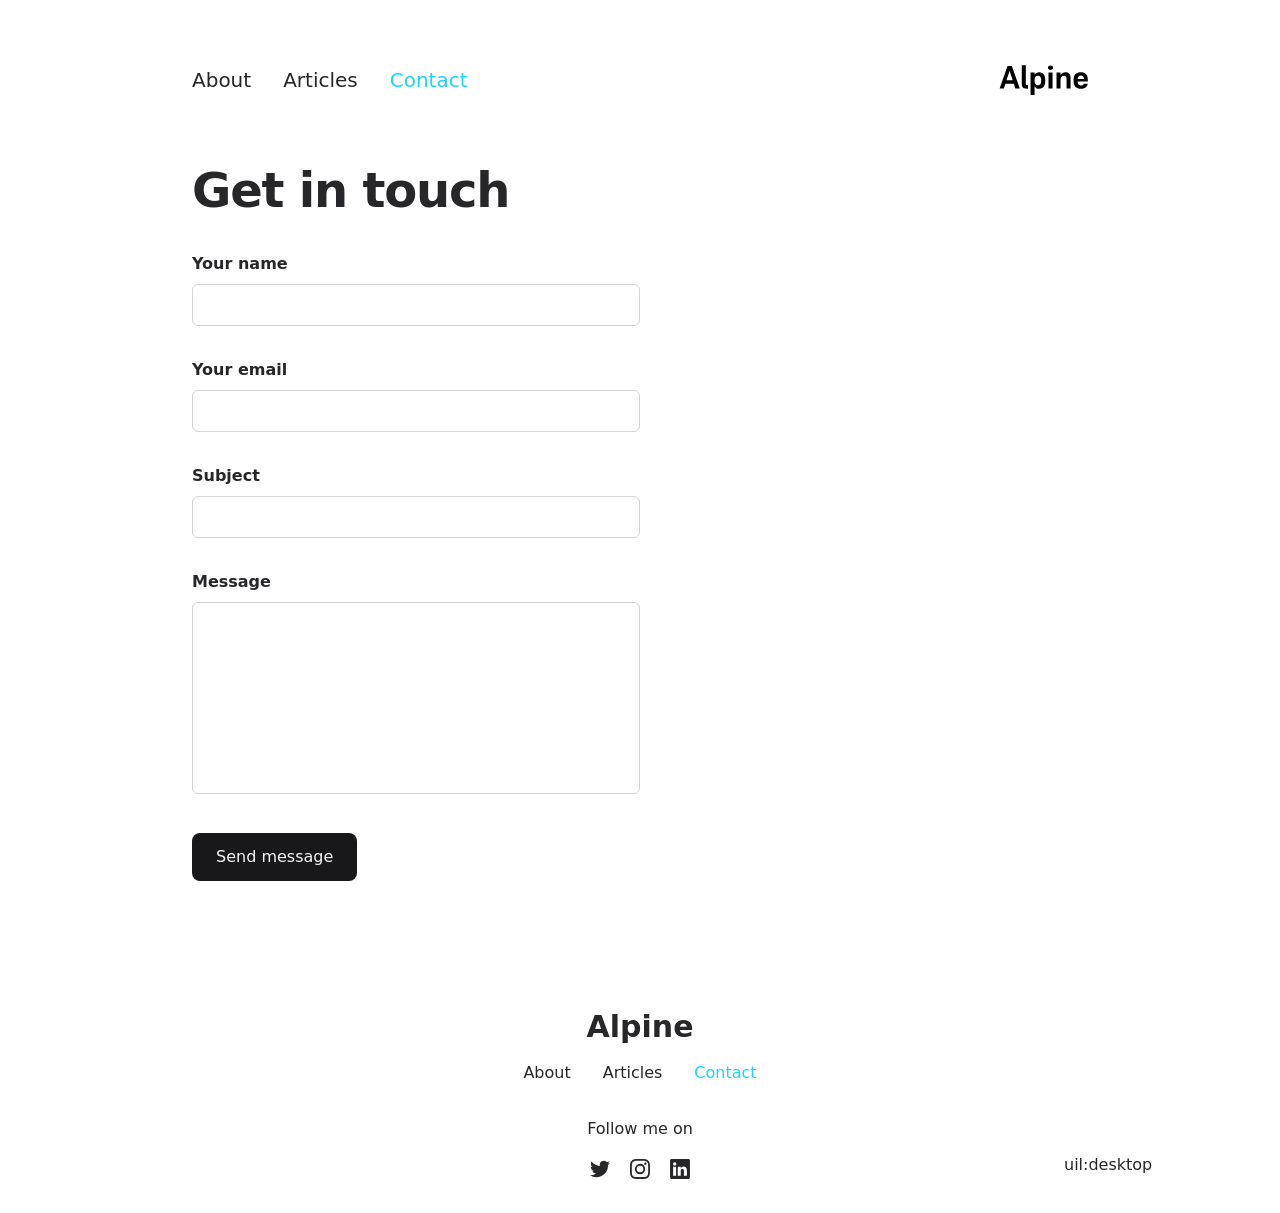
<file: contact/index.html>
<!DOCTYPE html>
<html lang="en">
<head><meta charset="utf-8">
<title>Contact</title>
<meta name="viewport" content="width=device-width, initial-scale=1">
<meta name="twitter:card" content="summary_large_image">
<meta name="description" content="The minimalist blog theme">
<meta property="og:description" content="The minimalist blog theme">
<meta property="og:image" content="/social-card-preview.png">
<meta property="og:image:width" content="400">
<meta property="og:image:height" content="300">
<meta property="og:image:alt" content="An image showcasing my project.">
<meta property="og:title" content="Contact"><link rel="preload" as="fetch" crossorigin="anonymous" href="/contact/_payload.json"><style id="pinceau-theme">@media { :root {--pinceau-mq: initial; --alpine-readableLine: 68ch;--alpine-backdrop-backgroundColor: #f4f4f5b3;--prose-code-inline-padding: 0.2rem 0.375rem 0.2rem 0.375rem;--prose-code-block-backdropFilter: contrast(1);--prose-code-block-border-style: solid;--prose-code-block-border-width: 1px;--prose-tbody-tr-borderBottom-style: dashed;--prose-tbody-tr-borderBottom-width: 1px;--prose-th-textAlign: inherit;--prose-thead-borderBottom-style: solid;--prose-thead-borderBottom-width: 1px;--prose-thead-border-style: solid;--prose-thead-border-width: 0px;--prose-table-textAlign: start;--prose-hr-width: 1px;--prose-hr-style: solid;--prose-li-listStylePosition: outside;--prose-ol-li-markerColor: currentColor;--prose-ol-paddingInlineStart: 21px;--prose-ol-listStyleType: decimal;--prose-ul-li-markerColor: currentColor;--prose-ul-paddingInlineStart: 21px;--prose-ul-listStyleType: disc;--prose-blockquote-border-style: solid;--prose-blockquote-border-width: 4px;--prose-blockquote-quotes: '201C' '201D' '2018' '2019';--prose-blockquote-paddingInlineStart: 24px;--prose-a-code-color-hover: currentColor;--prose-a-code-color-static: currentColor;--prose-a-hasCode-borderBottom: none;--prose-a-border-distance: 2px;--prose-a-border-color-hover: currentColor;--prose-a-border-color-static: currentColor;--prose-a-border-style-hover: solid;--prose-a-border-style-static: dashed;--prose-a-border-width: 1px;--prose-a-color-static: inherit;--prose-a-textDecoration: none;--prose-h6-margin: 3rem 0 2rem;--prose-h5-margin: 3rem 0 2rem;--prose-h4-margin: 3rem 0 2rem;--prose-h3-margin: 3rem 0 2rem;--prose-h2-margin: 3rem 0 2rem;--prose-h1-margin: 0 0 2rem;--prose-p-fontSize: 18px;--typography-lead-loose: 2;--typography-lead-relaxed: 1.625;--typography-lead-normal: 1.5;--typography-lead-snug: 1.375;--typography-lead-tight: 1.25;--typography-lead-none: 1;--typography-lead-10: 2.5rem;--typography-lead-9: 2.25rem;--typography-lead-8: 2rem;--typography-lead-7: 1.75rem;--typography-lead-6: 1.5rem;--typography-lead-5: 1.25rem;--typography-lead-4: 1rem;--typography-lead-3: .75rem;--typography-lead-2: .5rem;--typography-lead-1: .025rem;--typography-fontWeight-black: 900;--typography-fontWeight-extrabold: 800;--typography-fontWeight-bold: 700;--typography-fontWeight-semibold: 600;--typography-fontWeight-medium: 500;--typography-fontWeight-normal: 400;--typography-fontWeight-light: 300;--typography-fontWeight-extralight: 200;--typography-fontWeight-thin: 100;--typography-fontSize-9xl: 128px;--typography-fontSize-8xl: 96px;--typography-fontSize-7xl: 72px;--typography-fontSize-6xl: 60px;--typography-fontSize-5xl: 48px;--typography-fontSize-4xl: 36px;--typography-fontSize-3xl: 30px;--typography-fontSize-2xl: 24px;--typography-fontSize-xl: 20px;--typography-fontSize-lg: 18px;--typography-fontSize-base: 16px;--typography-fontSize-sm: 14px;--typography-fontSize-xs: 12px;--typography-letterSpacing-wide: 0.025em;--typography-letterSpacing-tight: -0.025em;--typography-verticalMargin-base: 24px;--typography-verticalMargin-sm: 16px;--elements-border-secondary-hover: [object Object];--elements-backdrop-background: #fffc;--elements-backdrop-filter: saturate(200%) blur(20px);--elements-container-maxWidth: 64rem;--lead-loose: 2;--lead-relaxed: 1.625;--lead-normal: 1.5;--lead-snug: 1.375;--lead-tight: 1.25;--lead-none: 1;--lead-10: 2.5rem;--lead-9: 2.25rem;--lead-8: 2rem;--lead-7: 1.75rem;--lead-6: 1.5rem;--lead-5: 1.25rem;--lead-4: 1rem;--lead-3: .75rem;--lead-2: .5rem;--lead-1: .025rem;--letterSpacing-widest: 0.1em;--letterSpacing-wider: 0.05em;--letterSpacing-wide: 0.025em;--letterSpacing-normal: 0em;--letterSpacing-tight: -0.025em;--letterSpacing-tighter: -0.05em;--fontSize-9xl: 8rem;--fontSize-8xl: 6rem;--fontSize-7xl: 4.5rem;--fontSize-6xl: 3.75rem;--fontSize-5xl: 3rem;--fontSize-4xl: 2.25rem;--fontSize-3xl: 1.875rem;--fontSize-2xl: 1.5rem;--fontSize-xl: 1.25rem;--fontSize-lg: 1.125rem;--fontSize-base: 1rem;--fontSize-sm: 0.875rem;--fontSize-xs: 0.75rem;--fontWeight-black: 900;--fontWeight-extrabold: 800;--fontWeight-bold: 700;--fontWeight-semibold: 600;--fontWeight-medium: 500;--fontWeight-normal: 400;--fontWeight-light: 300;--fontWeight-extralight: 200;--fontWeight-thin: 100;--font-mono: ui-monospace, SFMono-Regular, Menlo, Monaco, Consolas, Liberation Mono, Courier New, monospace;--font-serif: ui-serif, Georgia, Cambria, Times New Roman, Times, serif;--font-sans: ui-sans-serif, system-ui, -apple-system, BlinkMacSystemFont, Segoe UI, Roboto, Helvetica Neue, Arial, Noto Sans, sans-serif, Apple Color Emoji, Segoe UI Emoji, Segoe UI Symbol, Noto Color Emoji;--opacity-total: 1;--opacity-high: 0.8;--opacity-medium: 0.5;--opacity-soft: 0.3;--opacity-light: 0.15;--opacity-bright: 0.1;--opacity-noOpacity: 0;--borderWidth-lg: 3px;--borderWidth-md: 2px;--borderWidth-sm: 1px;--borderWidth-noBorder: 0;--space-rem-875: 0.875rem;--space-rem-625: 0.625rem;--space-rem-375: 0.375rem;--space-rem-125: 0.125rem;--space-px: 1px;--space-128: 32rem;--space-96: 24rem;--space-80: 20rem;--space-72: 18rem;--space-64: 16rem;--space-60: 15rem;--space-56: 14rem;--space-52: 13rem;--space-48: 12rem;--space-44: 11rem;--space-40: 10rem;--space-36: 9rem;--space-32: 8rem;--space-28: 7rem;--space-24: 6rem;--space-20: 5rem;--space-16: 4rem;--space-14: 3.5rem;--space-12: 3rem;--space-11: 2.75rem;--space-10: 2.5rem;--space-9: 2.25rem;--space-8: 2rem;--space-7: 1.75rem;--space-6: 1.5rem;--space-5: 1.25rem;--space-4: 1rem;--space-3: 0.75rem;--space-2: 0.5rem;--space-1: 0.25rem;--space-0: 0px;--size-full: 100%;--size-7xl: 80rem;--size-6xl: 72rem;--size-5xl: 64rem;--size-4xl: 56rem;--size-3xl: 48rem;--size-2xl: 42rem;--size-xl: 36rem;--size-lg: 32rem;--size-md: 28rem;--size-sm: 24rem;--size-xs: 20rem;--size-200: 200px;--size-104: 104px;--size-80: 80px;--size-64: 64px;--size-56: 56px;--size-48: 48px;--size-40: 40px;--size-32: 32px;--size-24: 24px;--size-20: 20px;--size-16: 16px;--size-12: 12px;--size-8: 8px;--size-6: 6px;--size-4: 4px;--size-2: 2px;--size-0: 0px;--radii-full: 9999px;--radii-3xl: 1.75rem;--radii-2xl: 1.5rem;--radii-xl: 1rem;--radii-lg: 0.75rem;--radii-md: 0.5rem;--radii-sm: 0.375rem;--radii-xs: 0.25rem;--radii-2xs: 0.125rem;--radii-none: 0px;--shadow-none: 0px 0px 0px 0px transparent;--shadow-lg: 0px 10px 15px -3px #000000, 0px 4px 6px -4px #000000;--shadow-md: 0px 4px 6px -1px #000000, 0px 2px 4px -2px #000000;--shadow-sm: 0px 1px 3px 0px #000000, 0px 1px 2px -1px #000000;--shadow-xs: 0px 1px 2px 0px #000000;--height-screen: 100vh;--width-screen: 100vw;--color-primary-900: #002e38;--color-primary-800: #005c70;--color-primary-700: #008aa9;--color-primary-600: #00b9e1;--color-primary-500: #1ad6ff;--color-primary-400: #40ddff;--color-primary-300: #66e4ff;--color-primary-200: #8deaff;--color-primary-100: #b3f1ff;--color-primary-50: #d9f8ff;--color-ruby-900: #380011;--color-ruby-800: #700021;--color-ruby-700: #a90032;--color-ruby-600: #e10043;--color-ruby-500: #ff1a5e;--color-ruby-400: #ff4079;--color-ruby-300: #ff6694;--color-ruby-200: #ff8dae;--color-ruby-100: #ffb3c9;--color-ruby-50: #ffd9e4;--color-pink-900: #380025;--color-pink-800: #70004b;--color-pink-700: #a90070;--color-pink-600: #e10095;--color-pink-500: #ff1ab2;--color-pink-400: #ff40bf;--color-pink-300: #ff66cc;--color-pink-200: #ff8dd8;--color-pink-100: #ffb3e5;--color-pink-50: #ffd9f2;--color-purple-900: #190038;--color-purple-800: #330070;--color-purple-700: #4c00a9;--color-purple-600: #6500e1;--color-purple-500: #811aff;--color-purple-400: #9640ff;--color-purple-300: #ab66ff;--color-purple-200: #c08dff;--color-purple-100: #d5b3ff;--color-purple-50: #ead9ff;--color-royalblue-900: #0b0531;--color-royalblue-800: #160a62;--color-royalblue-700: #211093;--color-royalblue-600: #2c15c4;--color-royalblue-500: #4127e8;--color-royalblue-400: #614bec;--color-royalblue-300: #806ff0;--color-royalblue-200: #a093f3;--color-royalblue-100: #c0b7f7;--color-royalblue-50: #dfdbfb;--color-indigoblue-900: #001238;--color-indigoblue-800: #002370;--color-indigoblue-700: #0035a9;--color-indigoblue-600: #0047e1;--color-indigoblue-500: #1a62ff;--color-indigoblue-400: #407cff;--color-indigoblue-300: #6696ff;--color-indigoblue-200: #8db0ff;--color-indigoblue-100: #b3cbff;--color-indigoblue-50: #d9e5ff;--color-blue-900: #002438;--color-blue-800: #004870;--color-blue-700: #006ca9;--color-blue-600: #0090e1;--color-blue-500: #1aadff;--color-blue-400: #40bbff;--color-blue-300: #66c8ff;--color-blue-200: #8dd6ff;--color-blue-100: #b3e4ff;--color-blue-50: #d9f1ff;--color-lightblue-900: #002e38;--color-lightblue-800: #005c70;--color-lightblue-700: #008aa9;--color-lightblue-600: #00b9e1;--color-lightblue-500: #1ad6ff;--color-lightblue-400: #40ddff;--color-lightblue-300: #66e4ff;--color-lightblue-200: #8deaff;--color-lightblue-100: #b3f1ff;--color-lightblue-50: #d9f8ff;--color-teal-900: #062a28;--color-teal-800: #0b544f;--color-teal-700: #117d77;--color-teal-600: #16a79e;--color-teal-500: #1cd1c6;--color-teal-400: #36e4da;--color-teal-300: #5fe9e1;--color-teal-200: #87efe9;--color-teal-100: #aff4f0;--color-teal-50: #d7faf8;--color-pear-900: #2a2b09;--color-pear-800: #545512;--color-pear-700: #7e801b;--color-pear-600: #a8aa24;--color-pear-500: #d0d32f;--color-pear-400: #d8da52;--color-pear-300: #e0e274;--color-pear-200: #e8e997;--color-pear-100: #eff0ba;--color-pear-50: #f7f8dc;--color-red-900: #380300;--color-red-800: #700700;--color-red-700: #a90a00;--color-red-600: #e10e00;--color-red-500: #ff281a;--color-red-400: #ff4c40;--color-red-300: #ff7066;--color-red-200: #ff948d;--color-red-100: #ffb7b3;--color-red-50: #ffdbd9;--color-orange-900: #381800;--color-orange-800: #702f00;--color-orange-700: #a94700;--color-orange-600: #e15e00;--color-orange-500: #ff7a1a;--color-orange-400: #ff9040;--color-orange-300: #ffa666;--color-orange-200: #ffbd8d;--color-orange-100: #ffd3b3;--color-orange-50: #ffe9d9;--color-yellow-900: #362b03;--color-yellow-800: #6d5605;--color-yellow-700: #a38108;--color-yellow-600: #daac0a;--color-yellow-500: #f5c828;--color-yellow-400: #f7d14c;--color-yellow-300: #f8da70;--color-yellow-200: #fae393;--color-yellow-100: #fcedb7;--color-yellow-50: #fdf6db;--color-green-900: #003f25;--color-green-800: #005e38;--color-green-700: #007e4a;--color-green-600: #009d5d;--color-green-500: #00bd6f;--color-green-400: #00dc82;--color-green-300: #30ffaa;--color-green-200: #83ffcc;--color-green-100: #acffdd;--color-green-50: #d6ffee;--color-gray-900: #18181B;--color-gray-800: #27272A;--color-gray-700: #3f3f46;--color-gray-600: #52525B;--color-gray-500: #71717A;--color-gray-400: #a1a1aa;--color-gray-300: #D4d4d8;--color-gray-200: #e4e4e7;--color-gray-100: #f4f4f5;--color-gray-50: #fafafa;--color-black: #0c0c0d;--color-white: #FFFFFF;--media-portrait: only screen and (orientation: portrait);--media-landscape: only screen and (orientation: landscape);--media-rm: (prefers-reduced-motion: reduce);--media-2xl: (min-width: 1536px);--media-xl: (min-width: 1280px);--media-lg: (min-width: 1024px);--media-md: (min-width: 768px);--media-sm: (min-width: 640px);--media-xs: (min-width: 475px);--alpine-body-color: var(--color-gray-800);--alpine-body-backgroundColor: var(--color-white);--prose-code-inline-fontWeight: var(--typography-fontWeight-normal);--prose-code-inline-fontSize: var(--typography-fontSize-sm);--prose-code-inline-borderRadius: var(--radii-xs);--prose-code-block-pre-padding: var(--typography-verticalMargin-sm);--prose-code-block-margin: var(--typography-verticalMargin-base) 0;--prose-code-block-fontSize: var(--typography-fontSize-sm);--prose-tbody-code-inline-fontSize: var(--typography-fontSize-sm);--prose-tbody-td-padding: var(--typography-verticalMargin-sm);--prose-th-fontWeight: var(--typography-fontWeight-semibold);--prose-th-padding: 0 var(--typography-verticalMargin-sm) var(--typography-verticalMargin-sm) var(--typography-verticalMargin-sm);--prose-table-lineHeight: var(--typography-lead-6);--prose-table-fontSize: var(--typography-fontSize-sm);--prose-table-margin: var(--typography-verticalMargin-base) 0;--prose-hr-margin: var(--typography-verticalMargin-base) 0;--prose-li-margin: var(--typography-verticalMargin-sm) 0;--prose-ol-margin: var(--typography-verticalMargin-base) 0;--prose-ul-margin: var(--typography-verticalMargin-base) 0;--prose-blockquote-margin: var(--typography-verticalMargin-base) 0;--prose-a-code-border-style: var(--prose-a-border-style-static);--prose-a-code-border-width: var(--prose-a-border-width);--prose-a-fontWeight: var(--typography-fontWeight-medium);--prose-img-margin: var(--typography-verticalMargin-base) 0;--prose-strong-fontWeight: var(--typography-fontWeight-semibold);--prose-h6-iconSize: var(--typography-fontSize-base);--prose-h6-fontWeight: var(--typography-fontWeight-semibold);--prose-h6-lineHeight: var(--typography-lead-normal);--prose-h6-fontSize: var(--typography-fontSize-lg);--prose-h5-iconSize: var(--typography-fontSize-lg);--prose-h5-fontWeight: var(--typography-fontWeight-semibold);--prose-h5-lineHeight: var(--typography-lead-snug);--prose-h5-fontSize: var(--typography-fontSize-xl);--prose-h4-iconSize: var(--typography-fontSize-lg);--prose-h4-letterSpacing: var(--typography-letterSpacing-tight);--prose-h4-fontWeight: var(--typography-fontWeight-semibold);--prose-h4-lineHeight: var(--typography-lead-snug);--prose-h4-fontSize: var(--typography-fontSize-2xl);--prose-h3-iconSize: var(--typography-fontSize-xl);--prose-h3-letterSpacing: var(--typography-letterSpacing-tight);--prose-h3-fontWeight: var(--typography-fontWeight-semibold);--prose-h3-lineHeight: var(--typography-lead-snug);--prose-h3-fontSize: var(--typography-fontSize-3xl);--prose-h2-iconSize: var(--typography-fontSize-2xl);--prose-h2-letterSpacing: var(--typography-letterSpacing-tight);--prose-h2-fontWeight: var(--typography-fontWeight-semibold);--prose-h2-lineHeight: var(--typography-lead-tight);--prose-h2-fontSize: var(--typography-fontSize-4xl);--prose-h1-iconSize: var(--typography-fontSize-3xl);--prose-h1-letterSpacing: var(--typography-letterSpacing-tight);--prose-h1-fontWeight: var(--typography-fontWeight-bold);--prose-h1-lineHeight: var(--typography-lead-tight);--prose-h1-fontSize: var(--typography-fontSize-5xl);--prose-p-br-margin: var(--typography-verticalMargin-base) 0 0 0;--prose-p-margin: var(--typography-verticalMargin-base) 0;--prose-p-lineHeight: var(--typography-lead-normal);--typography-color-primary-900: var(--color-primary-900);--typography-color-primary-800: var(--color-primary-800);--typography-color-primary-700: var(--color-primary-700);--typography-color-primary-600: var(--color-primary-600);--typography-color-primary-500: var(--color-primary-500);--typography-color-primary-400: var(--color-primary-400);--typography-color-primary-300: var(--color-primary-300);--typography-color-primary-200: var(--color-primary-200);--typography-color-primary-100: var(--color-primary-100);--typography-color-primary-50: var(--color-primary-50);--typography-font-code: var(--font-mono);--typography-font-body: var(--font-sans);--typography-font-display: var(--font-sans);--typography-body-backgroundColor: var(--color-white);--typography-body-color: var(--color-black);--elements-state-danger-borderColor-secondary: var(--color-red-200);--elements-state-danger-borderColor-primary: var(--color-red-100);--elements-state-danger-backgroundColor-secondary: var(--color-red-100);--elements-state-danger-backgroundColor-primary: var(--color-red-50);--elements-state-danger-color-secondary: var(--color-red-600);--elements-state-danger-color-primary: var(--color-red-500);--elements-state-warning-borderColor-secondary: var(--color-yellow-200);--elements-state-warning-borderColor-primary: var(--color-yellow-100);--elements-state-warning-backgroundColor-secondary: var(--color-yellow-100);--elements-state-warning-backgroundColor-primary: var(--color-yellow-50);--elements-state-warning-color-secondary: var(--color-yellow-700);--elements-state-warning-color-primary: var(--color-yellow-600);--elements-state-success-borderColor-secondary: var(--color-green-200);--elements-state-success-borderColor-primary: var(--color-green-100);--elements-state-success-backgroundColor-secondary: var(--color-green-100);--elements-state-success-backgroundColor-primary: var(--color-green-50);--elements-state-success-color-secondary: var(--color-green-600);--elements-state-success-color-primary: var(--color-green-500);--elements-state-info-borderColor-secondary: var(--color-blue-200);--elements-state-info-borderColor-primary: var(--color-blue-100);--elements-state-info-backgroundColor-secondary: var(--color-blue-100);--elements-state-info-backgroundColor-primary: var(--color-blue-50);--elements-state-info-color-secondary: var(--color-blue-600);--elements-state-info-color-primary: var(--color-blue-500);--elements-state-primary-borderColor-secondary: var(--color-primary-200);--elements-state-primary-borderColor-primary: var(--color-primary-100);--elements-state-primary-backgroundColor-secondary: var(--color-primary-100);--elements-state-primary-backgroundColor-primary: var(--color-primary-50);--elements-state-primary-color-secondary: var(--color-primary-700);--elements-state-primary-color-primary: var(--color-primary-600);--elements-surface-secondary-backgroundColor: var(--color-gray-200);--elements-surface-primary-backgroundColor: var(--color-gray-100);--elements-surface-background-base: var(--color-gray-100);--elements-border-secondary-static: var(--color-gray-200);--elements-border-primary-hover: var(--color-gray-200);--elements-border-primary-static: var(--color-gray-100);--elements-container-padding-md: var(--space-16);--elements-container-padding-sm: var(--space-12);--elements-container-padding-xs: var(--space-8);--elements-container-padding-mobile: var(--space-6);--elements-text-secondary-color-hover: var(--color-gray-700);--elements-text-secondary-color-static: var(--color-gray-500);--elements-text-primary-color-static: var(--color-gray-900);--text-6xl-lineHeight: var(--lead-none);--text-6xl-fontSize: var(--fontSize-6xl);--text-5xl-lineHeight: var(--lead-none);--text-5xl-fontSize: var(--fontSize-5xl);--text-4xl-lineHeight: var(--lead-10);--text-4xl-fontSize: var(--fontSize-4xl);--text-3xl-lineHeight: var(--lead-9);--text-3xl-fontSize: var(--fontSize-3xl);--text-2xl-lineHeight: var(--lead-8);--text-2xl-fontSize: var(--fontSize-2xl);--text-xl-lineHeight: var(--lead-7);--text-xl-fontSize: var(--fontSize-xl);--text-lg-lineHeight: var(--lead-7);--text-lg-fontSize: var(--fontSize-lg);--text-base-lineHeight: var(--lead-6);--text-base-fontSize: var(--fontSize-base);--text-sm-lineHeight: var(--lead-5);--text-sm-fontSize: var(--fontSize-sm);--text-xs-lineHeight: var(--lead-4);--text-xs-fontSize: var(--fontSize-xs);--shadow-2xl: 0px 25px 50px -12px var(--color-gray-900);--shadow-xl: 0px 20px 25px -5px var(--color-gray-400), 0px 8px 10px -6px #000000;--color-secondary-900: var(--color-gray-900);--color-secondary-800: var(--color-gray-800);--color-secondary-700: var(--color-gray-700);--color-secondary-600: var(--color-gray-600);--color-secondary-500: var(--color-gray-500);--color-secondary-400: var(--color-gray-400);--color-secondary-300: var(--color-gray-300);--color-secondary-200: var(--color-gray-200);--color-secondary-100: var(--color-gray-100);--color-secondary-50: var(--color-gray-50);--prose-a-code-background-hover: var(--typography-color-primary-50);--prose-a-code-border-color-hover: var(--typography-color-primary-500);--prose-a-color-hover: var(--typography-color-primary-500);--typography-color-secondary-900: var(--color-secondary-900);--typography-color-secondary-800: var(--color-secondary-800);--typography-color-secondary-700: var(--color-secondary-700);--typography-color-secondary-600: var(--color-secondary-600);--typography-color-secondary-500: var(--color-secondary-500);--typography-color-secondary-400: var(--color-secondary-400);--typography-color-secondary-300: var(--color-secondary-300);--typography-color-secondary-200: var(--color-secondary-200);--typography-color-secondary-100: var(--color-secondary-100);--typography-color-secondary-50: var(--color-secondary-50);--prose-code-inline-backgroundColor: var(--typography-color-secondary-100);--prose-code-inline-color: var(--typography-color-secondary-700);--prose-code-block-backgroundColor: var(--typography-color-secondary-100);--prose-code-block-color: var(--typography-color-secondary-700);--prose-code-block-border-color: var(--typography-color-secondary-200);--prose-tbody-tr-borderBottom-color: var(--typography-color-secondary-200);--prose-th-color: var(--typography-color-secondary-600);--prose-thead-borderBottom-color: var(--typography-color-secondary-200);--prose-thead-border-color: var(--typography-color-secondary-300);--prose-hr-color: var(--typography-color-secondary-200);--prose-blockquote-border-color: var(--typography-color-secondary-200);--prose-blockquote-color: var(--typography-color-secondary-500);--prose-a-code-border-color-static: var(--typography-color-secondary-400); } }@media { :root.dark {--pinceau-mq: dark; --alpine-backdrop-backgroundColor: #18181bb3;--prose-code-block-backdropFilter: contrast(1);--prose-ol-li-markerColor: currentColor;--prose-ul-li-markerColor: currentColor;--prose-a-code-color-hover: currentColor;--prose-a-code-color-static: currentColor;--prose-a-border-color-hover: currentColor;--prose-a-border-color-static: currentColor;--prose-a-color-static: inherit;--elements-backdrop-background: #0c0d0ccc;--alpine-body-color: var(--color-gray-200);--alpine-body-backgroundColor: var(--color-black);--typography-body-backgroundColor: var(--color-black);--typography-body-color: var(--color-white);--elements-state-danger-borderColor-secondary: var(--color-red-700);--elements-state-danger-borderColor-primary: var(--color-red-800);--elements-state-danger-backgroundColor-secondary: var(--color-red-800);--elements-state-danger-backgroundColor-primary: var(--color-red-900);--elements-state-danger-color-secondary: var(--color-red-200);--elements-state-danger-color-primary: var(--color-red-300);--elements-state-warning-borderColor-secondary: var(--color-yellow-700);--elements-state-warning-borderColor-primary: var(--color-yellow-800);--elements-state-warning-backgroundColor-secondary: var(--color-yellow-800);--elements-state-warning-backgroundColor-primary: var(--color-yellow-900);--elements-state-warning-color-secondary: var(--color-yellow-200);--elements-state-warning-color-primary: var(--color-yellow-400);--elements-state-success-borderColor-secondary: var(--color-green-700);--elements-state-success-borderColor-primary: var(--color-green-800);--elements-state-success-backgroundColor-secondary: var(--color-green-800);--elements-state-success-backgroundColor-primary: var(--color-green-900);--elements-state-success-color-secondary: var(--color-green-200);--elements-state-success-color-primary: var(--color-green-400);--elements-state-info-borderColor-secondary: var(--color-blue-700);--elements-state-info-borderColor-primary: var(--color-blue-800);--elements-state-info-backgroundColor-secondary: var(--color-blue-800);--elements-state-info-backgroundColor-primary: var(--color-blue-900);--elements-state-info-color-secondary: var(--color-blue-200);--elements-state-info-color-primary: var(--color-blue-400);--elements-state-primary-borderColor-secondary: var(--color-primary-700);--elements-state-primary-borderColor-primary: var(--color-primary-800);--elements-state-primary-backgroundColor-secondary: var(--color-primary-800);--elements-state-primary-backgroundColor-primary: var(--color-primary-900);--elements-state-primary-color-secondary: var(--color-primary-200);--elements-state-primary-color-primary: var(--color-primary-400);--elements-surface-secondary-backgroundColor: var(--color-gray-800);--elements-surface-primary-backgroundColor: var(--color-gray-900);--elements-surface-background-base: var(--color-gray-900);--elements-border-secondary-static: var(--color-gray-800);--elements-border-primary-hover: var(--color-gray-800);--elements-border-primary-static: var(--color-gray-900);--elements-text-secondary-color-hover: var(--color-gray-200);--elements-text-secondary-color-static: var(--color-gray-400);--elements-text-primary-color-static: var(--color-gray-50);--prose-a-code-background-hover: var(--typography-color-primary-900);--prose-a-code-border-color-hover: var(--typography-color-primary-600);--prose-a-color-hover: var(--typography-color-primary-400);--prose-code-inline-backgroundColor: var(--typography-color-secondary-800);--prose-code-inline-color: var(--typography-color-secondary-200);--prose-code-block-backgroundColor: var(--typography-color-secondary-900);--prose-code-block-color: var(--typography-color-secondary-200);--prose-code-block-border-color: var(--typography-color-secondary-800);--prose-tbody-tr-borderBottom-color: var(--typography-color-secondary-800);--prose-th-color: var(--typography-color-secondary-400);--prose-thead-borderBottom-color: var(--typography-color-secondary-800);--prose-thead-border-color: var(--typography-color-secondary-600);--prose-hr-color: var(--typography-color-secondary-800);--prose-blockquote-border-color: var(--typography-color-secondary-700);--prose-blockquote-color: var(--typography-color-secondary-400);--prose-a-code-border-color-static: var(--typography-color-secondary-600); } }</style><style id="pinceau-runtime-hydratable">@media{.phy[--]{--puid:z8rRam-v;}.pv-UpxC5J{max-width:var(--elements-container-maxWidth);padding-left:var(--elements-container-padding-mobile);padding-right:var(--elements-container-padding-mobile);}@media (min-width: 475px){.pv-UpxC5J{padding-left:var(--elements-container-padding-xs);padding-right:var(--elements-container-padding-xs);}}@media (min-width: 640px){.pv-UpxC5J{padding-left:var(--elements-container-padding-sm);padding-right:var(--elements-container-padding-sm);}}@media (min-width: 768px){.pv-UpxC5J{padding-left:var(--elements-container-padding-md);padding-right:var(--elements-container-padding-md);}}} </style><link rel="modulepreload" as="script" crossorigin href="/_nuxt/entry.cf8fc1a3.js"><link rel="preload" as="style" href="/_nuxt/entry.2b709d1c.css"><link rel="modulepreload" as="script" crossorigin href="/_nuxt/NuxtImg.7fc2befa.js"><link rel="modulepreload" as="script" crossorigin href="/_nuxt/document-driven.e22d8758.js"><link rel="modulepreload" as="script" crossorigin href="/_nuxt/DocumentDrivenEmpty.b4748090.js"><link rel="modulepreload" as="script" crossorigin href="/_nuxt/ContentRenderer.895c3431.js"><link rel="modulepreload" as="script" crossorigin href="/_nuxt/ContentRendererMarkdown.b3d2ea41.js"><link rel="modulepreload" as="script" crossorigin href="/_nuxt/DocumentDrivenNotFound.187ea235.js"><link rel="preload" as="style" href="/_nuxt/DocumentDrivenNotFound.aa939160.css"><link rel="modulepreload" as="script" crossorigin href="/_nuxt/default.dd3fa7e0.js"><link rel="modulepreload" as="script" crossorigin href="/_nuxt/ProseH1.b9677be6.js"><link rel="preload" as="style" href="/_nuxt/ProseH1.6d63403c.css"><link rel="modulepreload" as="script" crossorigin href="/_nuxt/ContactForm.0a1d92f1.js"><link rel="preload" as="style" href="/_nuxt/ContactForm.77d363cb.css"><link rel="modulepreload" as="script" crossorigin href="/_nuxt/Input.01f883bb.js"><link rel="preload" as="style" href="/_nuxt/Input.b0ae285e.css"><link rel="modulepreload" as="script" crossorigin href="/_nuxt/Button.db80547f.js"><link rel="preload" as="style" href="/_nuxt/Button.b27fd690.css"><link rel="prefetch" as="style" href="/_nuxt/article.06aa1a19.css"><link rel="prefetch" as="style" href="/_nuxt/ProseA.baee409d.css"><link rel="prefetch" as="script" crossorigin href="/_nuxt/article.087f5baf.js"><link rel="prefetch" as="script" crossorigin href="/_nuxt/ProseA.8c92204c.js"><link rel="prefetch" as="script" crossorigin href="/_nuxt/date.824a539b.js"><link rel="prefetch" as="script" crossorigin href="/_nuxt/page.fe3afefc.js"><link rel="prefetch" as="script" crossorigin href="/_nuxt/client-db.38a4fb6f.js"><link rel="prefetch" as="script" crossorigin href="/_nuxt/debug.702d44f5.js"><link rel="prefetch" as="style" href="/_nuxt/useStudio.a92b5f33.css"><link rel="prefetch" as="script" crossorigin href="/_nuxt/useStudio.f524a7e0.js"><link rel="prefetch" as="script" crossorigin href="/_nuxt/asyncData.17ff9b64.js"><link rel="prefetch" as="style" href="/_nuxt/error-404.7cfc0168.css"><link rel="prefetch" as="script" crossorigin href="/_nuxt/error-404.2eb60dc0.js"><link rel="prefetch" as="style" href="/_nuxt/error-500.79c1f0fd.css"><link rel="prefetch" as="script" crossorigin href="/_nuxt/error-500.7f9c1f67.js"><link rel="stylesheet" href="/_nuxt/entry.2b709d1c.css"><link rel="stylesheet" href="/_nuxt/DocumentDrivenNotFound.aa939160.css"><link rel="stylesheet" href="/_nuxt/ProseH1.6d63403c.css"><link rel="stylesheet" href="/_nuxt/ContactForm.77d363cb.css"><link rel="stylesheet" href="/_nuxt/Input.b0ae285e.css"><link rel="stylesheet" href="/_nuxt/Button.b27fd690.css"><script>"use strict";(()=>{const a=window,e=document.documentElement,m=["dark","light"],c=window.localStorage.getItem("nuxt-color-mode")||"system";let n=c==="system"?f():c;const l=e.getAttribute("data-color-mode-forced");l&&(n=l),i(n),a["__NUXT_COLOR_MODE__"]={preference:c,value:n,getColorScheme:f,addColorScheme:i,removeColorScheme:d};function i(o){const t=""+o+"",s="";e.classList?e.classList.add(t):e.className+=" "+t,s&&e.setAttribute("data-"+s,o)}function d(o){const t=""+o+"",s="";e.classList?e.classList.remove(t):e.className=e.className.replace(new RegExp(t,"g"),""),s&&e.removeAttribute("data-"+s)}function r(o){return a.matchMedia("(prefers-color-scheme"+o+")")}function f(){if(a.matchMedia&&r("").media!=="not all"){for(const o of m)if(r(":"+o).matches)return o}return"light"}})();
</script></head>
<body ><div id="__nuxt"><div class="container pv-UpxC5J pc-z8rRam app-layout" data-v-93c22c3b data-v-6d327d86><!--[--><div class="nuxt-progress" style="width:0%;height:3px;opacity:0;background-size:Infinity% auto;" data-v-93c22c3b></div><header class="right" data-v-93c22c3b data-v-ebfd1e7c><div class="menu" data-v-ebfd1e7c><button aria-label="Navigation Menu" data-v-ebfd1e7c><svg width="24" height="24" viewBox="0 0 68 68" fill="currentColor" xmlns="http://www.w3.org/2000/svg" data-v-ebfd1e7c><path d="M8 34C8 32.1362 8 31.2044 8.30448 30.4693C8.71046 29.4892 9.48915 28.7105 10.4693 28.3045C11.2044 28 12.1362 28 14 28C15.8638 28 16.7956 28 17.5307 28.3045C18.5108 28.7105 19.2895 29.4892 19.6955 30.4693C20 31.2044 20 32.1362 20 34C20 35.8638 20 36.7956 19.6955 37.5307C19.2895 38.5108 18.5108 39.2895 17.5307 39.6955C16.7956 40 15.8638 40 14 40C12.1362 40 11.2044 40 10.4693 39.6955C9.48915 39.2895 8.71046 38.5108 8.30448 37.5307C8 36.7956 8 35.8638 8 34Z" data-v-ebfd1e7c></path><path d="M28 34C28 32.1362 28 31.2044 28.3045 30.4693C28.7105 29.4892 29.4892 28.7105 30.4693 28.3045C31.2044 28 32.1362 28 34 28C35.8638 28 36.7956 28 37.5307 28.3045C38.5108 28.7105 39.2895 29.4892 39.6955 30.4693C40 31.2044 40 32.1362 40 34C40 35.8638 40 36.7956 39.6955 37.5307C39.2895 38.5108 38.5108 39.2895 37.5307 39.6955C36.7956 40 35.8638 40 34 40C32.1362 40 31.2044 40 30.4693 39.6955C29.4892 39.2895 28.7105 38.5108 28.3045 37.5307C28 36.7956 28 35.8638 28 34Z" data-v-ebfd1e7c></path><path d="M48 34C48 32.1362 48 31.2044 48.3045 30.4693C48.7105 29.4892 49.4892 28.7105 50.4693 28.3045C51.2044 28 52.1362 28 54 28C55.8638 28 56.7956 28 57.5307 28.3045C58.5108 28.7105 59.2895 29.4892 59.6955 30.4693C60 31.2044 60 32.1362 60 34C60 35.8638 60 36.7956 59.6955 37.5307C59.2895 38.5108 58.5108 39.2895 57.5307 39.6955C56.7956 40 55.8638 40 54 40C52.1362 40 51.2044 40 50.4693 39.6955C49.4892 39.2895 48.7105 38.5108 48.3045 37.5307C48 36.7956 48 35.8638 48 34Z" data-v-ebfd1e7c></path></svg></button></div><div class="overlay" data-v-ebfd1e7c><nav data-v-ebfd1e7c data-v-47e45ff0><ul data-v-47e45ff0><!--[--><li data-v-47e45ff0><a href="/" class="" data-v-47e45ff0><span class="underline-fx" data-v-47e45ff0></span> About</a></li><li data-v-47e45ff0><a href="/articles" class="" data-v-47e45ff0><span class="underline-fx" data-v-47e45ff0></span> Articles</a></li><li data-v-47e45ff0><a aria-current="page" href="/contact" class="router-link-active router-link-exact-active" data-v-47e45ff0><span class="underline-fx" data-v-47e45ff0></span> Contact</a></li><!--]--></ul></nav></div><div class="logo" data-v-ebfd1e7c><a href="/" class="" data-v-ebfd1e7c><img src="/logo-dark.svg" class="dark-img" alt="alpine" width="89" height="31" data-v-ebfd1e7c><img src="/logo.svg" class="light-img" alt="alpine" width="89" height="31" data-v-ebfd1e7c></a></div><div class="main-nav" data-v-ebfd1e7c><nav data-v-ebfd1e7c data-v-47e45ff0><ul data-v-47e45ff0><!--[--><li data-v-47e45ff0><a href="/" class="" data-v-47e45ff0><span class="underline-fx" data-v-47e45ff0></span> About</a></li><li data-v-47e45ff0><a href="/articles" class="" data-v-47e45ff0><span class="underline-fx" data-v-47e45ff0></span> Articles</a></li><li data-v-47e45ff0><a aria-current="page" href="/contact" class="router-link-active router-link-exact-active" data-v-47e45ff0><span class="underline-fx" data-v-47e45ff0></span> Contact</a></li><!--]--></ul></nav></div></header><!--[--><div class="document-driven-page"><main><!--[--><div><h1 id="get-in-touch" data-v-a5759516><a aria-current="page" href="/contact#get-in-touch" class="router-link-active router-link-exact-active" data-v-a5759516><!--[-->Get in touch<!--]--><!----></a></h1><form class="contact-form" method="POST" action data-v-0b8fa48c><div class="inputs" data-v-0b8fa48c><!--[--><div data-v-0b8fa48c data-v-9901ee87><label for="name" data-v-9901ee87>Your name</label><input id="name" name="name" value="" type="text" placeholder="" data-v-9901ee87></div><div data-v-0b8fa48c data-v-9901ee87><label for="email" data-v-9901ee87>Your email</label><input id="email" name="email" value="" type="email" placeholder="" data-v-9901ee87></div><div data-v-0b8fa48c data-v-9901ee87><label for="subject" data-v-9901ee87>Subject</label><input id="subject" name="subject" value="" type="text" placeholder="" data-v-9901ee87></div><div data-v-0b8fa48c data-v-9901ee87><label for="message" data-v-9901ee87>Message</label><textarea id="message" name="message" type="textarea" placeholder="" data-v-9901ee87></textarea></div><!--]--></div><div data-v-0b8fa48c><button type="submit" disabled data-v-0b8fa48c data-v-d78240db><!--[-->Send message<!--]--></button></div></form></div><!--]--></main></div><!--]--><footer class="center" data-v-93c22c3b data-v-d63b5c07><a href="https://www.github.com/nuxt-themes/alpine" rel="noopener noreferrer" class="credits" data-v-d63b5c07>Alpine</a><div class="navigation" data-v-d63b5c07><nav data-v-d63b5c07 data-v-47e45ff0><ul data-v-47e45ff0><!--[--><li data-v-47e45ff0><a href="/" class="" data-v-47e45ff0><span class="underline-fx" data-v-47e45ff0></span> About</a></li><li data-v-47e45ff0><a href="/articles" class="" data-v-47e45ff0><span class="underline-fx" data-v-47e45ff0></span> Articles</a></li><li data-v-47e45ff0><a aria-current="page" href="/contact" class="router-link-active router-link-exact-active" data-v-47e45ff0><span class="underline-fx" data-v-47e45ff0></span> Contact</a></li><!--]--></ul></nav></div><p class="message" data-v-d63b5c07>Follow me on</p><div class="icons" data-v-d63b5c07><div class="social" data-v-d63b5c07><!--[--><a href="https://twitter.com/nuxtlabs" rel="noopener noreferrer" target="_blank" title="nuxtlabs" aria-label="nuxtlabs" data-v-ddf2f94a><svg xmlns="http://www.w3.org/2000/svg" xmlns:xlink="http://www.w3.org/1999/xlink" aria-hidden="true" role="img" class="icon" data-v-ddf2f94a style="" width="1em" height="1em" viewBox="0 0 24 24" data-v-121c6e7d><path fill="currentColor" d="M22 5.8a8.49 8.49 0 0 1-2.36.64a4.13 4.13 0 0 0 1.81-2.27a8.21 8.21 0 0 1-2.61 1a4.1 4.1 0 0 0-7 3.74a11.64 11.64 0 0 1-8.45-4.29a4.16 4.16 0 0 0-.55 2.07a4.09 4.09 0 0 0 1.82 3.41a4.05 4.05 0 0 1-1.86-.51v.05a4.1 4.1 0 0 0 3.3 4a3.93 3.93 0 0 1-1.1.17a4.9 4.9 0 0 1-.77-.07a4.11 4.11 0 0 0 3.83 2.84A8.22 8.22 0 0 1 3 18.34a7.93 7.93 0 0 1-1-.06a11.57 11.57 0 0 0 6.29 1.85A11.59 11.59 0 0 0 20 8.45v-.53a8.43 8.43 0 0 0 2-2.12Z"/></svg></a><a href="https://instagram.com/atinuxt" rel="noopener noreferrer" target="_blank" title="atinuxt" aria-label="atinuxt" data-v-ddf2f94a><svg xmlns="http://www.w3.org/2000/svg" xmlns:xlink="http://www.w3.org/1999/xlink" aria-hidden="true" role="img" class="icon" data-v-ddf2f94a style="" width="1em" height="1em" viewBox="0 0 24 24" data-v-121c6e7d><path fill="currentColor" d="M17.34 5.46a1.2 1.2 0 1 0 1.2 1.2a1.2 1.2 0 0 0-1.2-1.2Zm4.6 2.42a7.59 7.59 0 0 0-.46-2.43a4.94 4.94 0 0 0-1.16-1.77a4.7 4.7 0 0 0-1.77-1.15a7.3 7.3 0 0 0-2.43-.47C15.06 2 14.72 2 12 2s-3.06 0-4.12.06a7.3 7.3 0 0 0-2.43.47a4.78 4.78 0 0 0-1.77 1.15a4.7 4.7 0 0 0-1.15 1.77a7.3 7.3 0 0 0-.47 2.43C2 8.94 2 9.28 2 12s0 3.06.06 4.12a7.3 7.3 0 0 0 .47 2.43a4.7 4.7 0 0 0 1.15 1.77a4.78 4.78 0 0 0 1.77 1.15a7.3 7.3 0 0 0 2.43.47C8.94 22 9.28 22 12 22s3.06 0 4.12-.06a7.3 7.3 0 0 0 2.43-.47a4.7 4.7 0 0 0 1.77-1.15a4.85 4.85 0 0 0 1.16-1.77a7.59 7.59 0 0 0 .46-2.43c0-1.06.06-1.4.06-4.12s0-3.06-.06-4.12ZM20.14 16a5.61 5.61 0 0 1-.34 1.86a3.06 3.06 0 0 1-.75 1.15a3.19 3.19 0 0 1-1.15.75a5.61 5.61 0 0 1-1.86.34c-1 .05-1.37.06-4 .06s-3 0-4-.06a5.73 5.73 0 0 1-1.94-.3a3.27 3.27 0 0 1-1.1-.75a3 3 0 0 1-.74-1.15a5.54 5.54 0 0 1-.4-1.9c0-1-.06-1.37-.06-4s0-3 .06-4a5.54 5.54 0 0 1 .35-1.9A3 3 0 0 1 5 5a3.14 3.14 0 0 1 1.1-.8A5.73 5.73 0 0 1 8 3.86c1 0 1.37-.06 4-.06s3 0 4 .06a5.61 5.61 0 0 1 1.86.34a3.06 3.06 0 0 1 1.19.8a3.06 3.06 0 0 1 .75 1.1a5.61 5.61 0 0 1 .34 1.9c.05 1 .06 1.37.06 4s-.01 3-.06 4ZM12 6.87A5.13 5.13 0 1 0 17.14 12A5.12 5.12 0 0 0 12 6.87Zm0 8.46A3.33 3.33 0 1 1 15.33 12A3.33 3.33 0 0 1 12 15.33Z"/></svg></a><a href="https://www.linkedin.com/company/nuxtlabs" rel="noopener noreferrer" target="_blank" title="LinkedIn" aria-label="LinkedIn" data-v-ddf2f94a><svg xmlns="http://www.w3.org/2000/svg" xmlns:xlink="http://www.w3.org/1999/xlink" aria-hidden="true" role="img" class="icon" data-v-ddf2f94a style="" width="1em" height="1em" viewBox="0 0 24 24" data-v-121c6e7d><path fill="currentColor" d="M20.47 2H3.53a1.45 1.45 0 0 0-1.47 1.43v17.14A1.45 1.45 0 0 0 3.53 22h16.94a1.45 1.45 0 0 0 1.47-1.43V3.43A1.45 1.45 0 0 0 20.47 2ZM8.09 18.74h-3v-9h3ZM6.59 8.48a1.56 1.56 0 1 1 0-3.12a1.57 1.57 0 1 1 0 3.12Zm12.32 10.26h-3v-4.83c0-1.21-.43-2-1.52-2A1.65 1.65 0 0 0 12.85 13a2 2 0 0 0-.1.73v5h-3v-9h3V11a3 3 0 0 1 2.71-1.5c2 0 3.45 1.29 3.45 4.06Z"/></svg></a><!--]--></div><div class="color-mode-switch" data-v-d63b5c07><button aria-label="Color Mode" data-v-d63b5c07 data-v-693a1e33><span data-v-693a1e33></span></button></div></div></footer><!--]--></div></div><script type="application/json" id="__NUXT_DATA__" data-ssr="true" data-src="/contact/_payload.json">[{"state":1,"_errors":92,"serverRendered":65,"path":7,"prerenderedAt":-1},["Reactive",2],{"$sdd-pages":3,"$sdd-surrounds":37,"$sdd-globals":61,"$scolor-mode":63,"$sdd-navigation":66,"$sicons":83},["ShallowRef",4],["ShallowReactive",5],{"/contact":6},{"_path":7,"_dir":8,"_draft":9,"_partial":9,"_locale":8,"_empty":9,"title":10,"description":8,"layout":11,"body":12,"_type":32,"_id":33,"_source":34,"_file":35,"_extension":36},"/contact","",false,"Contact","default",{"type":13,"children":14,"toc":29},"root",[15,24],{"type":16,"tag":17,"props":18,"children":20},"element","h1",{"id":19},"get-in-touch",[21],{"type":22,"value":23},"text","Get in touch",{"type":16,"tag":25,"props":26,"children":28},"contact-form",{":fields":27},"[{\"type\":\"text\",\"name\":\"name\",\"label\":\"Your name\",\"required\":true},{\"type\":\"email\",\"name\":\"email\",\"label\":\"Your email\",\"required\":true},{\"type\":\"text\",\"name\":\"subject\",\"label\":\"Subject\",\"required\":false},{\"type\":\"textarea\",\"name\":\"message\",\"label\":\"Message\",\"required\":true}]",[],{"title":8,"searchDepth":30,"depth":30,"links":31},2,[],"markdown","content:3.contact.md","content","3.contact.md","md",["ShallowRef",38],["ShallowReactive",39],{"/contact":40},[41,47],{"_path":42,"_dir":8,"_draft":9,"_partial":9,"_locale":8,"_empty":9,"title":43,"description":8,"layout":44,"_type":32,"_id":45,"_source":34,"_file":46,"_extension":36},"/articles","Articles","page","content:2.articles.md","2.articles.md",{"_path":48,"_dir":49,"_draft":9,"_partial":9,"_locale":8,"_empty":9,"title":50,"description":51,"cover":52,"author":53,"date":57,"layout":58,"_type":32,"_id":59,"_source":34,"_file":60,"_extension":36},"/articles/get-started","articles","Get started with Alpine","Creating a blog with Alpine is a command away, as well as deploying to many platforms.","/articles/get-started.webp",{"name":54,"avatarUrl":55,"link":56},"Sébastien Chopin","https://pbs.twimg.com/profile_images/1042510623962275840/1Iw_Mvud_400x400.jpg","https://twitter.com/atinux","2022-08-23T00:00:00.000Z","article","content:articles:1.get-started.md","articles/1.get-started.md",["ShallowRef",62],{},{"preference":64,"value":64,"unknown":65,"forced":9},"system",true,[67,70,82],{"title":68,"_path":69,"layout":11},"About","/",{"title":43,"_path":42,"children":71,"layout":44},[72,73,76,79],{"title":50,"_path":48,"layout":58},{"title":74,"_path":75,"layout":58},"Configure Alpine","/articles/configure",{"title":77,"_path":78,"layout":58},"Write Articles","/articles/write-articles",{"title":80,"_path":81,"layout":58},"Customize Alpine","/articles/design-tokens",{"title":10,"_path":7,"layout":11},{"uil:twitter":84,"uil:instagram":88,"uil:linkedin":90},{"left":85,"top":85,"width":86,"height":86,"rotate":85,"vFlip":9,"hFlip":9,"body":87},0,24,"\u003Cpath fill=\"currentColor\" d=\"M22 5.8a8.49 8.49 0 0 1-2.36.64a4.13 4.13 0 0 0 1.81-2.27a8.21 8.21 0 0 1-2.61 1a4.1 4.1 0 0 0-7 3.74a11.64 11.64 0 0 1-8.45-4.29a4.16 4.16 0 0 0-.55 2.07a4.09 4.09 0 0 0 1.82 3.41a4.05 4.05 0 0 1-1.86-.51v.05a4.1 4.1 0 0 0 3.3 4a3.93 3.93 0 0 1-1.1.17a4.9 4.9 0 0 1-.77-.07a4.11 4.11 0 0 0 3.83 2.84A8.22 8.22 0 0 1 3 18.34a7.93 7.93 0 0 1-1-.06a11.57 11.57 0 0 0 6.29 1.85A11.59 11.59 0 0 0 20 8.45v-.53a8.43 8.43 0 0 0 2-2.12Z\"/>",{"left":85,"top":85,"width":86,"height":86,"rotate":85,"vFlip":9,"hFlip":9,"body":89},"\u003Cpath fill=\"currentColor\" d=\"M17.34 5.46a1.2 1.2 0 1 0 1.2 1.2a1.2 1.2 0 0 0-1.2-1.2Zm4.6 2.42a7.59 7.59 0 0 0-.46-2.43a4.94 4.94 0 0 0-1.16-1.77a4.7 4.7 0 0 0-1.77-1.15a7.3 7.3 0 0 0-2.43-.47C15.06 2 14.72 2 12 2s-3.06 0-4.12.06a7.3 7.3 0 0 0-2.43.47a4.78 4.78 0 0 0-1.77 1.15a4.7 4.7 0 0 0-1.15 1.77a7.3 7.3 0 0 0-.47 2.43C2 8.94 2 9.28 2 12s0 3.06.06 4.12a7.3 7.3 0 0 0 .47 2.43a4.7 4.7 0 0 0 1.15 1.77a4.78 4.78 0 0 0 1.77 1.15a7.3 7.3 0 0 0 2.43.47C8.94 22 9.28 22 12 22s3.06 0 4.12-.06a7.3 7.3 0 0 0 2.43-.47a4.7 4.7 0 0 0 1.77-1.15a4.85 4.85 0 0 0 1.16-1.77a7.59 7.59 0 0 0 .46-2.43c0-1.06.06-1.4.06-4.12s0-3.06-.06-4.12ZM20.14 16a5.61 5.61 0 0 1-.34 1.86a3.06 3.06 0 0 1-.75 1.15a3.19 3.19 0 0 1-1.15.75a5.61 5.61 0 0 1-1.86.34c-1 .05-1.37.06-4 .06s-3 0-4-.06a5.73 5.73 0 0 1-1.94-.3a3.27 3.27 0 0 1-1.1-.75a3 3 0 0 1-.74-1.15a5.54 5.54 0 0 1-.4-1.9c0-1-.06-1.37-.06-4s0-3 .06-4a5.54 5.54 0 0 1 .35-1.9A3 3 0 0 1 5 5a3.14 3.14 0 0 1 1.1-.8A5.73 5.73 0 0 1 8 3.86c1 0 1.37-.06 4-.06s3 0 4 .06a5.61 5.61 0 0 1 1.86.34a3.06 3.06 0 0 1 1.19.8a3.06 3.06 0 0 1 .75 1.1a5.61 5.61 0 0 1 .34 1.9c.05 1 .06 1.37.06 4s-.01 3-.06 4ZM12 6.87A5.13 5.13 0 1 0 17.14 12A5.12 5.12 0 0 0 12 6.87Zm0 8.46A3.33 3.33 0 1 1 15.33 12A3.33 3.33 0 0 1 12 15.33Z\"/>",{"left":85,"top":85,"width":86,"height":86,"rotate":85,"vFlip":9,"hFlip":9,"body":91},"\u003Cpath fill=\"currentColor\" d=\"M20.47 2H3.53a1.45 1.45 0 0 0-1.47 1.43v17.14A1.45 1.45 0 0 0 3.53 22h16.94a1.45 1.45 0 0 0 1.47-1.43V3.43A1.45 1.45 0 0 0 20.47 2ZM8.09 18.74h-3v-9h3ZM6.59 8.48a1.56 1.56 0 1 1 0-3.12a1.57 1.57 0 1 1 0 3.12Zm12.32 10.26h-3v-4.83c0-1.21-.43-2-1.52-2A1.65 1.65 0 0 0 12.85 13a2 2 0 0 0-.1.73v5h-3v-9h3V11a3 3 0 0 1 2.71-1.5c2 0 3.45 1.29 3.45 4.06Z\"/>",["Reactive",93],{}]</script><script>window.__NUXT__={};window.__NUXT__.config={public:{FORMSPREE_URL:"",plausible:{hashMode:false,trackLocalhost:false,domain:"",apiHost:"https://plausible.io",autoPageviews:true,autoOutboundTracking:false},studio:{apiURL:"https://api.nuxt.studio"},content:{locales:[],defaultLocale:"",integrity:1690582404867,experimental:{stripQueryParameters:false,clientDB:false},respectPathCase:false,api:{baseURL:"/api/_content"},navigation:{fields:["navTitle","layout"]},tags:{p:"prose-p",a:"prose-a",blockquote:"prose-blockquote","code-inline":"prose-code-inline",code:"prose-code",em:"prose-em",h1:"prose-h1",h2:"prose-h2",h3:"prose-h3",h4:"prose-h4",h5:"prose-h5",h6:"prose-h6",hr:"prose-hr",img:"prose-img",ul:"prose-ul",ol:"prose-ol",li:"prose-li",strong:"prose-strong",table:"prose-table",thead:"prose-thead",tbody:"prose-tbody",td:"prose-td",th:"prose-th",tr:"prose-tr"},highlight:{theme:{default:"github-light",dark:"github-dark"},preload:["json","js","ts","html","css","vue","diff","shell","markdown","yaml","bash","ini","c","cpp"]},wsUrl:"",documentDriven:{page:true,navigation:true,surround:true,globals:{},layoutFallbacks:["theme"],injectPage:true},host:"",trailingSlash:false,anchorLinks:{depth:4,exclude:[1]}}},app:{baseURL:"/",buildAssetsDir:"/_nuxt/",cdnURL:""}}</script><script type="module" src="/_nuxt/entry.cf8fc1a3.js" crossorigin></script></body>
</html>
</file>
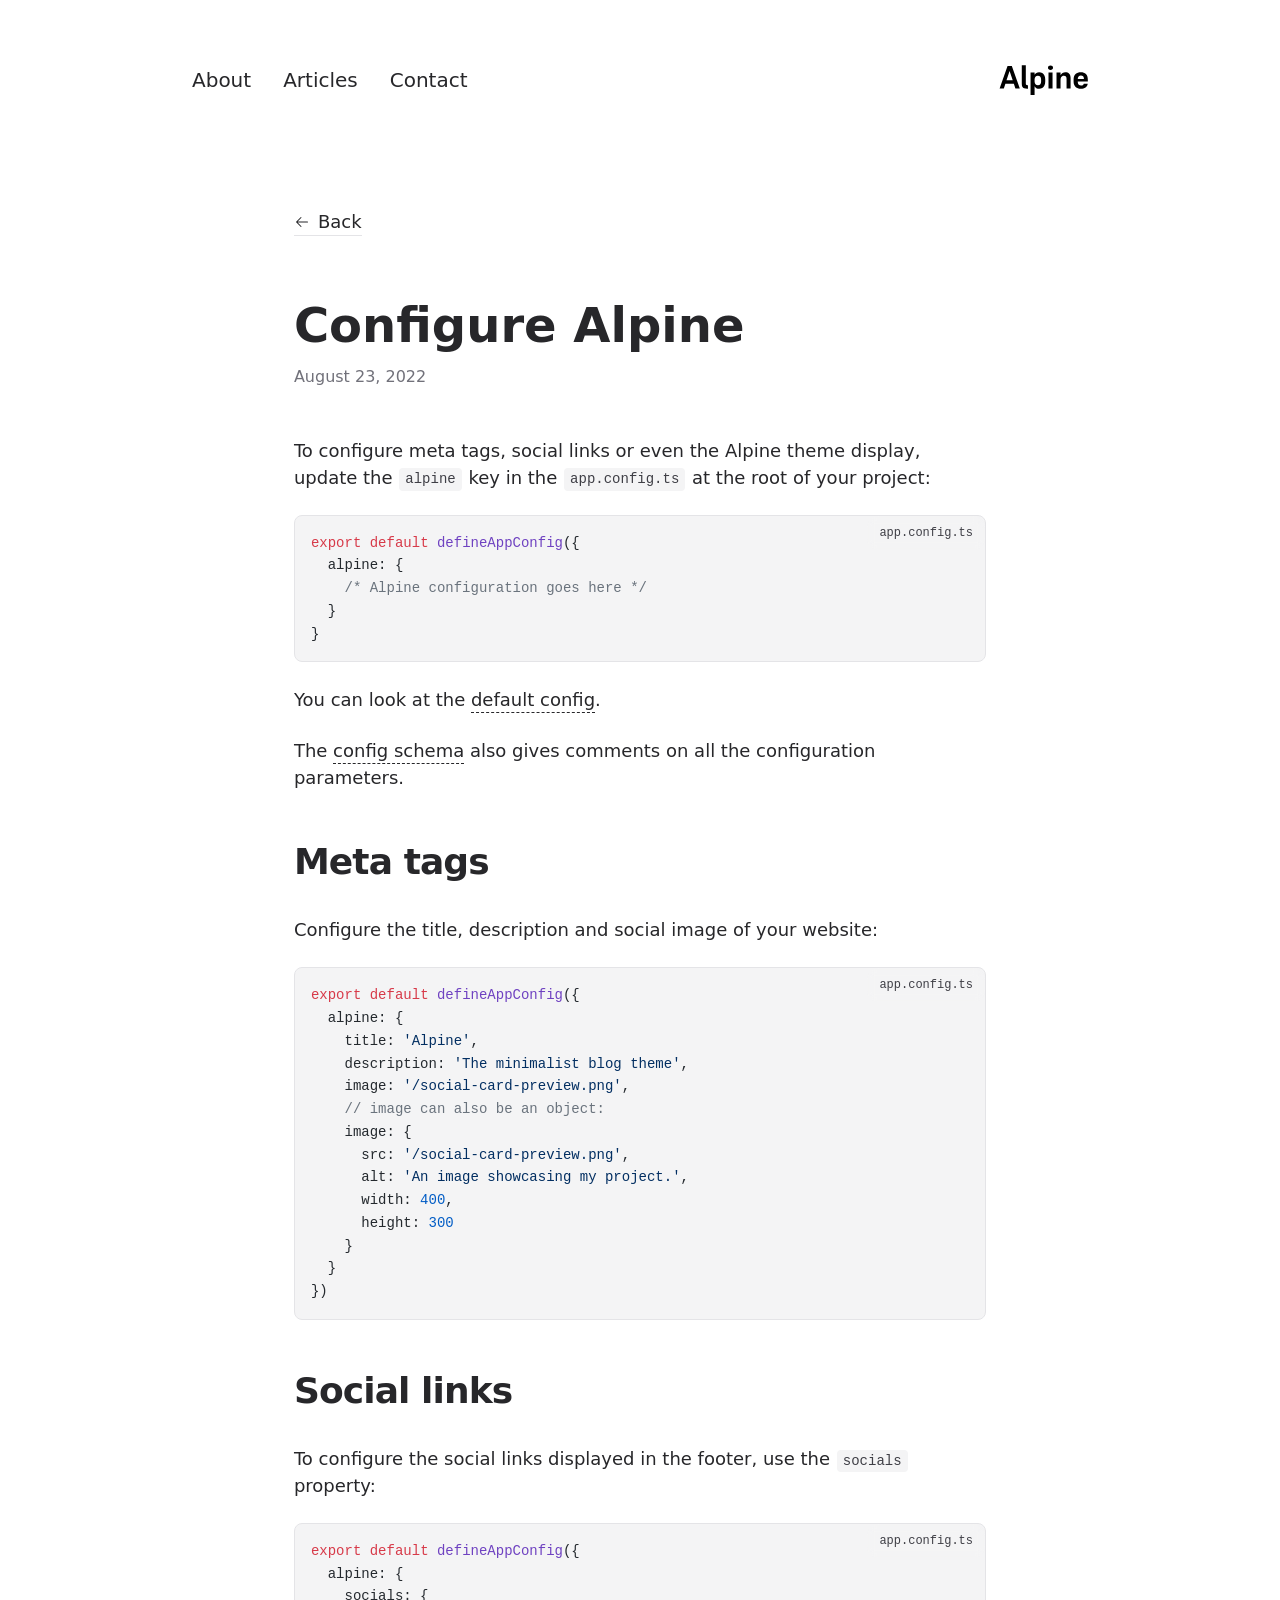
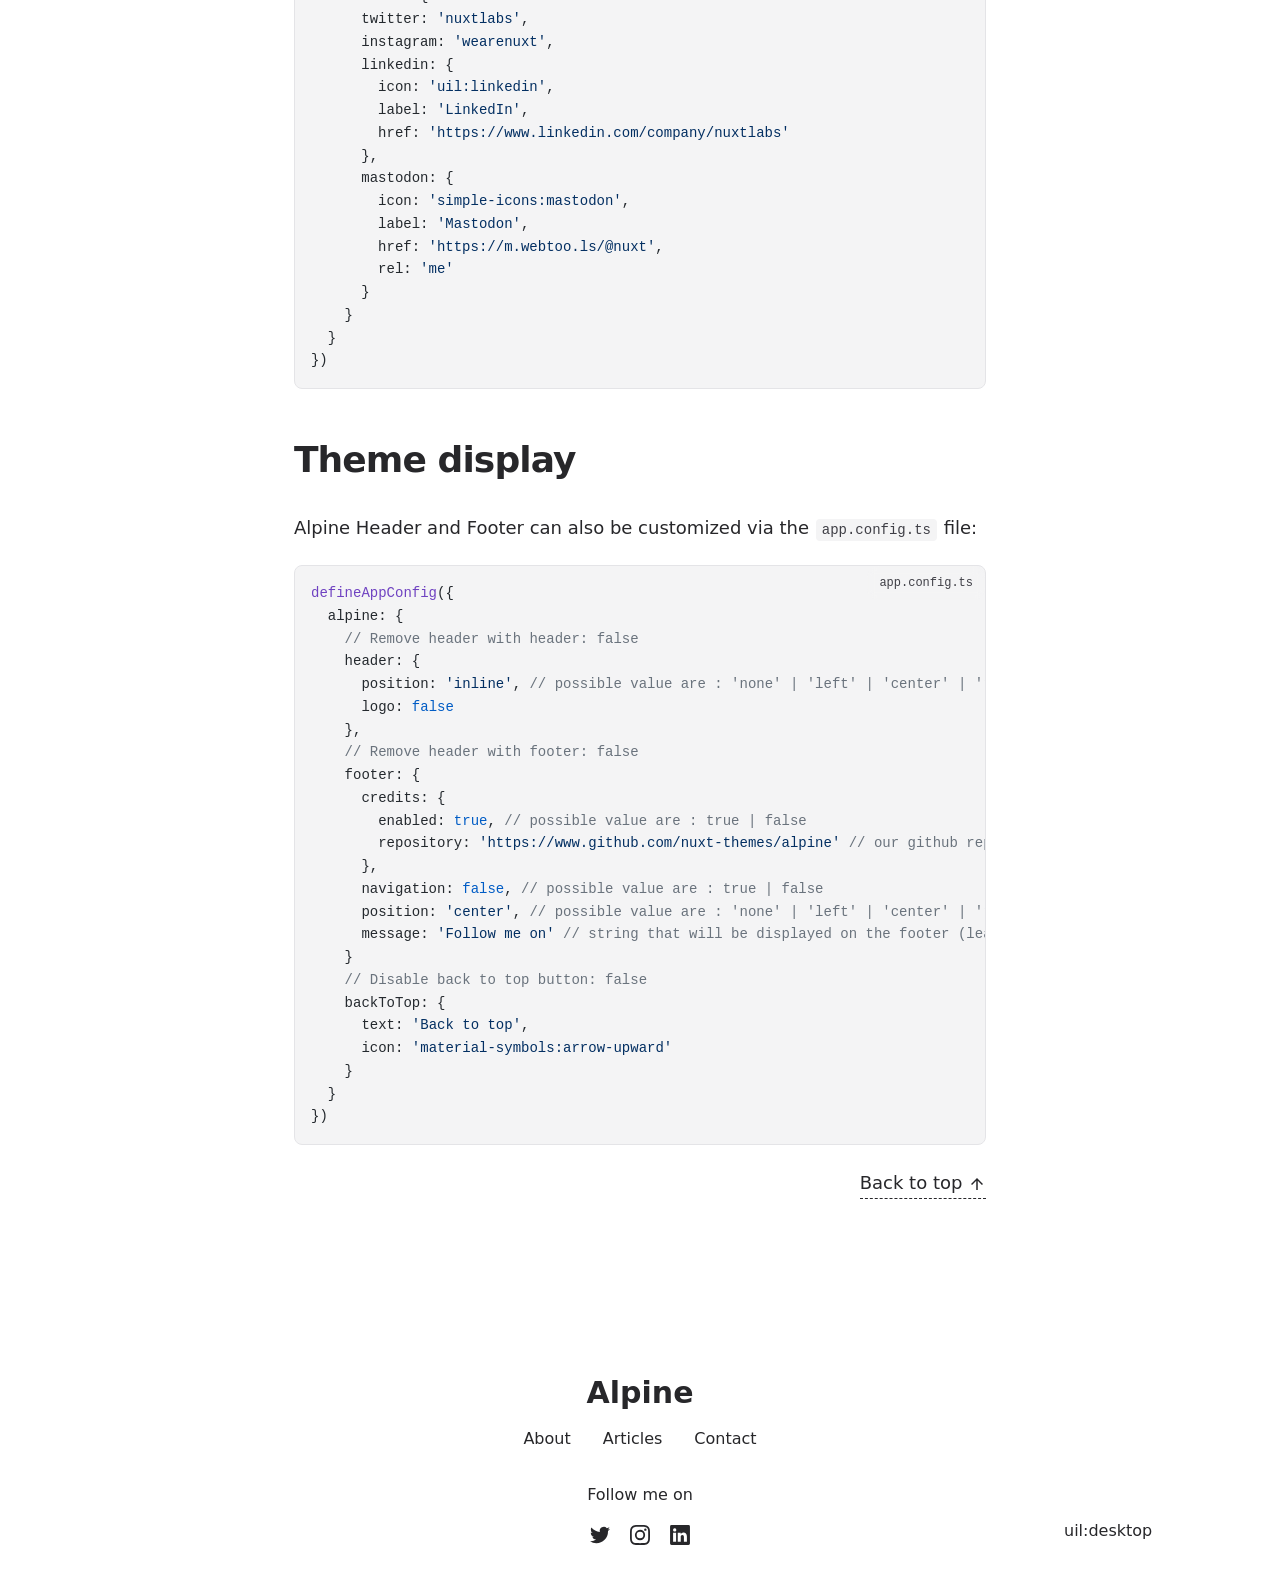
<file: articles/configure/index.html>
<!DOCTYPE html>
<html lang="en">
<head><meta charset="utf-8">
<title>Configure Alpine</title>
<meta name="viewport" content="width=device-width, initial-scale=1">
<meta name="twitter:card" content="summary_large_image">
<meta property="og:image:width" content="400">
<meta property="og:image:height" content="300">
<meta property="og:image:alt" content="An image showcasing my project.">
<meta property="og:title" content="Configure Alpine">
<meta name="description" content="Learn how to configure Alpine with the app.config.ts file.">
<meta property="og:description" content="Learn how to configure Alpine with the app.config.ts file.">
<meta property="og:image" content="/articles/configure-alpine.webp"><link rel="preload" as="fetch" crossorigin="anonymous" href="/articles/configure/_payload.json"><style id="pinceau-theme">@media { :root {--pinceau-mq: initial; --alpine-readableLine: 68ch;--alpine-backdrop-backgroundColor: #f4f4f5b3;--prose-code-inline-padding: 0.2rem 0.375rem 0.2rem 0.375rem;--prose-code-block-backdropFilter: contrast(1);--prose-code-block-border-style: solid;--prose-code-block-border-width: 1px;--prose-tbody-tr-borderBottom-style: dashed;--prose-tbody-tr-borderBottom-width: 1px;--prose-th-textAlign: inherit;--prose-thead-borderBottom-style: solid;--prose-thead-borderBottom-width: 1px;--prose-thead-border-style: solid;--prose-thead-border-width: 0px;--prose-table-textAlign: start;--prose-hr-width: 1px;--prose-hr-style: solid;--prose-li-listStylePosition: outside;--prose-ol-li-markerColor: currentColor;--prose-ol-paddingInlineStart: 21px;--prose-ol-listStyleType: decimal;--prose-ul-li-markerColor: currentColor;--prose-ul-paddingInlineStart: 21px;--prose-ul-listStyleType: disc;--prose-blockquote-border-style: solid;--prose-blockquote-border-width: 4px;--prose-blockquote-quotes: '201C' '201D' '2018' '2019';--prose-blockquote-paddingInlineStart: 24px;--prose-a-code-color-hover: currentColor;--prose-a-code-color-static: currentColor;--prose-a-hasCode-borderBottom: none;--prose-a-border-distance: 2px;--prose-a-border-color-hover: currentColor;--prose-a-border-color-static: currentColor;--prose-a-border-style-hover: solid;--prose-a-border-style-static: dashed;--prose-a-border-width: 1px;--prose-a-color-static: inherit;--prose-a-textDecoration: none;--prose-h6-margin: 3rem 0 2rem;--prose-h5-margin: 3rem 0 2rem;--prose-h4-margin: 3rem 0 2rem;--prose-h3-margin: 3rem 0 2rem;--prose-h2-margin: 3rem 0 2rem;--prose-h1-margin: 0 0 2rem;--prose-p-fontSize: 18px;--typography-lead-loose: 2;--typography-lead-relaxed: 1.625;--typography-lead-normal: 1.5;--typography-lead-snug: 1.375;--typography-lead-tight: 1.25;--typography-lead-none: 1;--typography-lead-10: 2.5rem;--typography-lead-9: 2.25rem;--typography-lead-8: 2rem;--typography-lead-7: 1.75rem;--typography-lead-6: 1.5rem;--typography-lead-5: 1.25rem;--typography-lead-4: 1rem;--typography-lead-3: .75rem;--typography-lead-2: .5rem;--typography-lead-1: .025rem;--typography-fontWeight-black: 900;--typography-fontWeight-extrabold: 800;--typography-fontWeight-bold: 700;--typography-fontWeight-semibold: 600;--typography-fontWeight-medium: 500;--typography-fontWeight-normal: 400;--typography-fontWeight-light: 300;--typography-fontWeight-extralight: 200;--typography-fontWeight-thin: 100;--typography-fontSize-9xl: 128px;--typography-fontSize-8xl: 96px;--typography-fontSize-7xl: 72px;--typography-fontSize-6xl: 60px;--typography-fontSize-5xl: 48px;--typography-fontSize-4xl: 36px;--typography-fontSize-3xl: 30px;--typography-fontSize-2xl: 24px;--typography-fontSize-xl: 20px;--typography-fontSize-lg: 18px;--typography-fontSize-base: 16px;--typography-fontSize-sm: 14px;--typography-fontSize-xs: 12px;--typography-letterSpacing-wide: 0.025em;--typography-letterSpacing-tight: -0.025em;--typography-verticalMargin-base: 24px;--typography-verticalMargin-sm: 16px;--elements-border-secondary-hover: [object Object];--elements-backdrop-background: #fffc;--elements-backdrop-filter: saturate(200%) blur(20px);--elements-container-maxWidth: 64rem;--lead-loose: 2;--lead-relaxed: 1.625;--lead-normal: 1.5;--lead-snug: 1.375;--lead-tight: 1.25;--lead-none: 1;--lead-10: 2.5rem;--lead-9: 2.25rem;--lead-8: 2rem;--lead-7: 1.75rem;--lead-6: 1.5rem;--lead-5: 1.25rem;--lead-4: 1rem;--lead-3: .75rem;--lead-2: .5rem;--lead-1: .025rem;--letterSpacing-widest: 0.1em;--letterSpacing-wider: 0.05em;--letterSpacing-wide: 0.025em;--letterSpacing-normal: 0em;--letterSpacing-tight: -0.025em;--letterSpacing-tighter: -0.05em;--fontSize-9xl: 8rem;--fontSize-8xl: 6rem;--fontSize-7xl: 4.5rem;--fontSize-6xl: 3.75rem;--fontSize-5xl: 3rem;--fontSize-4xl: 2.25rem;--fontSize-3xl: 1.875rem;--fontSize-2xl: 1.5rem;--fontSize-xl: 1.25rem;--fontSize-lg: 1.125rem;--fontSize-base: 1rem;--fontSize-sm: 0.875rem;--fontSize-xs: 0.75rem;--fontWeight-black: 900;--fontWeight-extrabold: 800;--fontWeight-bold: 700;--fontWeight-semibold: 600;--fontWeight-medium: 500;--fontWeight-normal: 400;--fontWeight-light: 300;--fontWeight-extralight: 200;--fontWeight-thin: 100;--font-mono: ui-monospace, SFMono-Regular, Menlo, Monaco, Consolas, Liberation Mono, Courier New, monospace;--font-serif: ui-serif, Georgia, Cambria, Times New Roman, Times, serif;--font-sans: ui-sans-serif, system-ui, -apple-system, BlinkMacSystemFont, Segoe UI, Roboto, Helvetica Neue, Arial, Noto Sans, sans-serif, Apple Color Emoji, Segoe UI Emoji, Segoe UI Symbol, Noto Color Emoji;--opacity-total: 1;--opacity-high: 0.8;--opacity-medium: 0.5;--opacity-soft: 0.3;--opacity-light: 0.15;--opacity-bright: 0.1;--opacity-noOpacity: 0;--borderWidth-lg: 3px;--borderWidth-md: 2px;--borderWidth-sm: 1px;--borderWidth-noBorder: 0;--space-rem-875: 0.875rem;--space-rem-625: 0.625rem;--space-rem-375: 0.375rem;--space-rem-125: 0.125rem;--space-px: 1px;--space-128: 32rem;--space-96: 24rem;--space-80: 20rem;--space-72: 18rem;--space-64: 16rem;--space-60: 15rem;--space-56: 14rem;--space-52: 13rem;--space-48: 12rem;--space-44: 11rem;--space-40: 10rem;--space-36: 9rem;--space-32: 8rem;--space-28: 7rem;--space-24: 6rem;--space-20: 5rem;--space-16: 4rem;--space-14: 3.5rem;--space-12: 3rem;--space-11: 2.75rem;--space-10: 2.5rem;--space-9: 2.25rem;--space-8: 2rem;--space-7: 1.75rem;--space-6: 1.5rem;--space-5: 1.25rem;--space-4: 1rem;--space-3: 0.75rem;--space-2: 0.5rem;--space-1: 0.25rem;--space-0: 0px;--size-full: 100%;--size-7xl: 80rem;--size-6xl: 72rem;--size-5xl: 64rem;--size-4xl: 56rem;--size-3xl: 48rem;--size-2xl: 42rem;--size-xl: 36rem;--size-lg: 32rem;--size-md: 28rem;--size-sm: 24rem;--size-xs: 20rem;--size-200: 200px;--size-104: 104px;--size-80: 80px;--size-64: 64px;--size-56: 56px;--size-48: 48px;--size-40: 40px;--size-32: 32px;--size-24: 24px;--size-20: 20px;--size-16: 16px;--size-12: 12px;--size-8: 8px;--size-6: 6px;--size-4: 4px;--size-2: 2px;--size-0: 0px;--radii-full: 9999px;--radii-3xl: 1.75rem;--radii-2xl: 1.5rem;--radii-xl: 1rem;--radii-lg: 0.75rem;--radii-md: 0.5rem;--radii-sm: 0.375rem;--radii-xs: 0.25rem;--radii-2xs: 0.125rem;--radii-none: 0px;--shadow-none: 0px 0px 0px 0px transparent;--shadow-lg: 0px 10px 15px -3px #000000, 0px 4px 6px -4px #000000;--shadow-md: 0px 4px 6px -1px #000000, 0px 2px 4px -2px #000000;--shadow-sm: 0px 1px 3px 0px #000000, 0px 1px 2px -1px #000000;--shadow-xs: 0px 1px 2px 0px #000000;--height-screen: 100vh;--width-screen: 100vw;--color-primary-900: #002e38;--color-primary-800: #005c70;--color-primary-700: #008aa9;--color-primary-600: #00b9e1;--color-primary-500: #1ad6ff;--color-primary-400: #40ddff;--color-primary-300: #66e4ff;--color-primary-200: #8deaff;--color-primary-100: #b3f1ff;--color-primary-50: #d9f8ff;--color-ruby-900: #380011;--color-ruby-800: #700021;--color-ruby-700: #a90032;--color-ruby-600: #e10043;--color-ruby-500: #ff1a5e;--color-ruby-400: #ff4079;--color-ruby-300: #ff6694;--color-ruby-200: #ff8dae;--color-ruby-100: #ffb3c9;--color-ruby-50: #ffd9e4;--color-pink-900: #380025;--color-pink-800: #70004b;--color-pink-700: #a90070;--color-pink-600: #e10095;--color-pink-500: #ff1ab2;--color-pink-400: #ff40bf;--color-pink-300: #ff66cc;--color-pink-200: #ff8dd8;--color-pink-100: #ffb3e5;--color-pink-50: #ffd9f2;--color-purple-900: #190038;--color-purple-800: #330070;--color-purple-700: #4c00a9;--color-purple-600: #6500e1;--color-purple-500: #811aff;--color-purple-400: #9640ff;--color-purple-300: #ab66ff;--color-purple-200: #c08dff;--color-purple-100: #d5b3ff;--color-purple-50: #ead9ff;--color-royalblue-900: #0b0531;--color-royalblue-800: #160a62;--color-royalblue-700: #211093;--color-royalblue-600: #2c15c4;--color-royalblue-500: #4127e8;--color-royalblue-400: #614bec;--color-royalblue-300: #806ff0;--color-royalblue-200: #a093f3;--color-royalblue-100: #c0b7f7;--color-royalblue-50: #dfdbfb;--color-indigoblue-900: #001238;--color-indigoblue-800: #002370;--color-indigoblue-700: #0035a9;--color-indigoblue-600: #0047e1;--color-indigoblue-500: #1a62ff;--color-indigoblue-400: #407cff;--color-indigoblue-300: #6696ff;--color-indigoblue-200: #8db0ff;--color-indigoblue-100: #b3cbff;--color-indigoblue-50: #d9e5ff;--color-blue-900: #002438;--color-blue-800: #004870;--color-blue-700: #006ca9;--color-blue-600: #0090e1;--color-blue-500: #1aadff;--color-blue-400: #40bbff;--color-blue-300: #66c8ff;--color-blue-200: #8dd6ff;--color-blue-100: #b3e4ff;--color-blue-50: #d9f1ff;--color-lightblue-900: #002e38;--color-lightblue-800: #005c70;--color-lightblue-700: #008aa9;--color-lightblue-600: #00b9e1;--color-lightblue-500: #1ad6ff;--color-lightblue-400: #40ddff;--color-lightblue-300: #66e4ff;--color-lightblue-200: #8deaff;--color-lightblue-100: #b3f1ff;--color-lightblue-50: #d9f8ff;--color-teal-900: #062a28;--color-teal-800: #0b544f;--color-teal-700: #117d77;--color-teal-600: #16a79e;--color-teal-500: #1cd1c6;--color-teal-400: #36e4da;--color-teal-300: #5fe9e1;--color-teal-200: #87efe9;--color-teal-100: #aff4f0;--color-teal-50: #d7faf8;--color-pear-900: #2a2b09;--color-pear-800: #545512;--color-pear-700: #7e801b;--color-pear-600: #a8aa24;--color-pear-500: #d0d32f;--color-pear-400: #d8da52;--color-pear-300: #e0e274;--color-pear-200: #e8e997;--color-pear-100: #eff0ba;--color-pear-50: #f7f8dc;--color-red-900: #380300;--color-red-800: #700700;--color-red-700: #a90a00;--color-red-600: #e10e00;--color-red-500: #ff281a;--color-red-400: #ff4c40;--color-red-300: #ff7066;--color-red-200: #ff948d;--color-red-100: #ffb7b3;--color-red-50: #ffdbd9;--color-orange-900: #381800;--color-orange-800: #702f00;--color-orange-700: #a94700;--color-orange-600: #e15e00;--color-orange-500: #ff7a1a;--color-orange-400: #ff9040;--color-orange-300: #ffa666;--color-orange-200: #ffbd8d;--color-orange-100: #ffd3b3;--color-orange-50: #ffe9d9;--color-yellow-900: #362b03;--color-yellow-800: #6d5605;--color-yellow-700: #a38108;--color-yellow-600: #daac0a;--color-yellow-500: #f5c828;--color-yellow-400: #f7d14c;--color-yellow-300: #f8da70;--color-yellow-200: #fae393;--color-yellow-100: #fcedb7;--color-yellow-50: #fdf6db;--color-green-900: #003f25;--color-green-800: #005e38;--color-green-700: #007e4a;--color-green-600: #009d5d;--color-green-500: #00bd6f;--color-green-400: #00dc82;--color-green-300: #30ffaa;--color-green-200: #83ffcc;--color-green-100: #acffdd;--color-green-50: #d6ffee;--color-gray-900: #18181B;--color-gray-800: #27272A;--color-gray-700: #3f3f46;--color-gray-600: #52525B;--color-gray-500: #71717A;--color-gray-400: #a1a1aa;--color-gray-300: #D4d4d8;--color-gray-200: #e4e4e7;--color-gray-100: #f4f4f5;--color-gray-50: #fafafa;--color-black: #0c0c0d;--color-white: #FFFFFF;--media-portrait: only screen and (orientation: portrait);--media-landscape: only screen and (orientation: landscape);--media-rm: (prefers-reduced-motion: reduce);--media-2xl: (min-width: 1536px);--media-xl: (min-width: 1280px);--media-lg: (min-width: 1024px);--media-md: (min-width: 768px);--media-sm: (min-width: 640px);--media-xs: (min-width: 475px);--alpine-body-color: var(--color-gray-800);--alpine-body-backgroundColor: var(--color-white);--prose-code-inline-fontWeight: var(--typography-fontWeight-normal);--prose-code-inline-fontSize: var(--typography-fontSize-sm);--prose-code-inline-borderRadius: var(--radii-xs);--prose-code-block-pre-padding: var(--typography-verticalMargin-sm);--prose-code-block-margin: var(--typography-verticalMargin-base) 0;--prose-code-block-fontSize: var(--typography-fontSize-sm);--prose-tbody-code-inline-fontSize: var(--typography-fontSize-sm);--prose-tbody-td-padding: var(--typography-verticalMargin-sm);--prose-th-fontWeight: var(--typography-fontWeight-semibold);--prose-th-padding: 0 var(--typography-verticalMargin-sm) var(--typography-verticalMargin-sm) var(--typography-verticalMargin-sm);--prose-table-lineHeight: var(--typography-lead-6);--prose-table-fontSize: var(--typography-fontSize-sm);--prose-table-margin: var(--typography-verticalMargin-base) 0;--prose-hr-margin: var(--typography-verticalMargin-base) 0;--prose-li-margin: var(--typography-verticalMargin-sm) 0;--prose-ol-margin: var(--typography-verticalMargin-base) 0;--prose-ul-margin: var(--typography-verticalMargin-base) 0;--prose-blockquote-margin: var(--typography-verticalMargin-base) 0;--prose-a-code-border-style: var(--prose-a-border-style-static);--prose-a-code-border-width: var(--prose-a-border-width);--prose-a-fontWeight: var(--typography-fontWeight-medium);--prose-img-margin: var(--typography-verticalMargin-base) 0;--prose-strong-fontWeight: var(--typography-fontWeight-semibold);--prose-h6-iconSize: var(--typography-fontSize-base);--prose-h6-fontWeight: var(--typography-fontWeight-semibold);--prose-h6-lineHeight: var(--typography-lead-normal);--prose-h6-fontSize: var(--typography-fontSize-lg);--prose-h5-iconSize: var(--typography-fontSize-lg);--prose-h5-fontWeight: var(--typography-fontWeight-semibold);--prose-h5-lineHeight: var(--typography-lead-snug);--prose-h5-fontSize: var(--typography-fontSize-xl);--prose-h4-iconSize: var(--typography-fontSize-lg);--prose-h4-letterSpacing: var(--typography-letterSpacing-tight);--prose-h4-fontWeight: var(--typography-fontWeight-semibold);--prose-h4-lineHeight: var(--typography-lead-snug);--prose-h4-fontSize: var(--typography-fontSize-2xl);--prose-h3-iconSize: var(--typography-fontSize-xl);--prose-h3-letterSpacing: var(--typography-letterSpacing-tight);--prose-h3-fontWeight: var(--typography-fontWeight-semibold);--prose-h3-lineHeight: var(--typography-lead-snug);--prose-h3-fontSize: var(--typography-fontSize-3xl);--prose-h2-iconSize: var(--typography-fontSize-2xl);--prose-h2-letterSpacing: var(--typography-letterSpacing-tight);--prose-h2-fontWeight: var(--typography-fontWeight-semibold);--prose-h2-lineHeight: var(--typography-lead-tight);--prose-h2-fontSize: var(--typography-fontSize-4xl);--prose-h1-iconSize: var(--typography-fontSize-3xl);--prose-h1-letterSpacing: var(--typography-letterSpacing-tight);--prose-h1-fontWeight: var(--typography-fontWeight-bold);--prose-h1-lineHeight: var(--typography-lead-tight);--prose-h1-fontSize: var(--typography-fontSize-5xl);--prose-p-br-margin: var(--typography-verticalMargin-base) 0 0 0;--prose-p-margin: var(--typography-verticalMargin-base) 0;--prose-p-lineHeight: var(--typography-lead-normal);--typography-color-primary-900: var(--color-primary-900);--typography-color-primary-800: var(--color-primary-800);--typography-color-primary-700: var(--color-primary-700);--typography-color-primary-600: var(--color-primary-600);--typography-color-primary-500: var(--color-primary-500);--typography-color-primary-400: var(--color-primary-400);--typography-color-primary-300: var(--color-primary-300);--typography-color-primary-200: var(--color-primary-200);--typography-color-primary-100: var(--color-primary-100);--typography-color-primary-50: var(--color-primary-50);--typography-font-code: var(--font-mono);--typography-font-body: var(--font-sans);--typography-font-display: var(--font-sans);--typography-body-backgroundColor: var(--color-white);--typography-body-color: var(--color-black);--elements-state-danger-borderColor-secondary: var(--color-red-200);--elements-state-danger-borderColor-primary: var(--color-red-100);--elements-state-danger-backgroundColor-secondary: var(--color-red-100);--elements-state-danger-backgroundColor-primary: var(--color-red-50);--elements-state-danger-color-secondary: var(--color-red-600);--elements-state-danger-color-primary: var(--color-red-500);--elements-state-warning-borderColor-secondary: var(--color-yellow-200);--elements-state-warning-borderColor-primary: var(--color-yellow-100);--elements-state-warning-backgroundColor-secondary: var(--color-yellow-100);--elements-state-warning-backgroundColor-primary: var(--color-yellow-50);--elements-state-warning-color-secondary: var(--color-yellow-700);--elements-state-warning-color-primary: var(--color-yellow-600);--elements-state-success-borderColor-secondary: var(--color-green-200);--elements-state-success-borderColor-primary: var(--color-green-100);--elements-state-success-backgroundColor-secondary: var(--color-green-100);--elements-state-success-backgroundColor-primary: var(--color-green-50);--elements-state-success-color-secondary: var(--color-green-600);--elements-state-success-color-primary: var(--color-green-500);--elements-state-info-borderColor-secondary: var(--color-blue-200);--elements-state-info-borderColor-primary: var(--color-blue-100);--elements-state-info-backgroundColor-secondary: var(--color-blue-100);--elements-state-info-backgroundColor-primary: var(--color-blue-50);--elements-state-info-color-secondary: var(--color-blue-600);--elements-state-info-color-primary: var(--color-blue-500);--elements-state-primary-borderColor-secondary: var(--color-primary-200);--elements-state-primary-borderColor-primary: var(--color-primary-100);--elements-state-primary-backgroundColor-secondary: var(--color-primary-100);--elements-state-primary-backgroundColor-primary: var(--color-primary-50);--elements-state-primary-color-secondary: var(--color-primary-700);--elements-state-primary-color-primary: var(--color-primary-600);--elements-surface-secondary-backgroundColor: var(--color-gray-200);--elements-surface-primary-backgroundColor: var(--color-gray-100);--elements-surface-background-base: var(--color-gray-100);--elements-border-secondary-static: var(--color-gray-200);--elements-border-primary-hover: var(--color-gray-200);--elements-border-primary-static: var(--color-gray-100);--elements-container-padding-md: var(--space-16);--elements-container-padding-sm: var(--space-12);--elements-container-padding-xs: var(--space-8);--elements-container-padding-mobile: var(--space-6);--elements-text-secondary-color-hover: var(--color-gray-700);--elements-text-secondary-color-static: var(--color-gray-500);--elements-text-primary-color-static: var(--color-gray-900);--text-6xl-lineHeight: var(--lead-none);--text-6xl-fontSize: var(--fontSize-6xl);--text-5xl-lineHeight: var(--lead-none);--text-5xl-fontSize: var(--fontSize-5xl);--text-4xl-lineHeight: var(--lead-10);--text-4xl-fontSize: var(--fontSize-4xl);--text-3xl-lineHeight: var(--lead-9);--text-3xl-fontSize: var(--fontSize-3xl);--text-2xl-lineHeight: var(--lead-8);--text-2xl-fontSize: var(--fontSize-2xl);--text-xl-lineHeight: var(--lead-7);--text-xl-fontSize: var(--fontSize-xl);--text-lg-lineHeight: var(--lead-7);--text-lg-fontSize: var(--fontSize-lg);--text-base-lineHeight: var(--lead-6);--text-base-fontSize: var(--fontSize-base);--text-sm-lineHeight: var(--lead-5);--text-sm-fontSize: var(--fontSize-sm);--text-xs-lineHeight: var(--lead-4);--text-xs-fontSize: var(--fontSize-xs);--shadow-2xl: 0px 25px 50px -12px var(--color-gray-900);--shadow-xl: 0px 20px 25px -5px var(--color-gray-400), 0px 8px 10px -6px #000000;--color-secondary-900: var(--color-gray-900);--color-secondary-800: var(--color-gray-800);--color-secondary-700: var(--color-gray-700);--color-secondary-600: var(--color-gray-600);--color-secondary-500: var(--color-gray-500);--color-secondary-400: var(--color-gray-400);--color-secondary-300: var(--color-gray-300);--color-secondary-200: var(--color-gray-200);--color-secondary-100: var(--color-gray-100);--color-secondary-50: var(--color-gray-50);--prose-a-code-background-hover: var(--typography-color-primary-50);--prose-a-code-border-color-hover: var(--typography-color-primary-500);--prose-a-color-hover: var(--typography-color-primary-500);--typography-color-secondary-900: var(--color-secondary-900);--typography-color-secondary-800: var(--color-secondary-800);--typography-color-secondary-700: var(--color-secondary-700);--typography-color-secondary-600: var(--color-secondary-600);--typography-color-secondary-500: var(--color-secondary-500);--typography-color-secondary-400: var(--color-secondary-400);--typography-color-secondary-300: var(--color-secondary-300);--typography-color-secondary-200: var(--color-secondary-200);--typography-color-secondary-100: var(--color-secondary-100);--typography-color-secondary-50: var(--color-secondary-50);--prose-code-inline-backgroundColor: var(--typography-color-secondary-100);--prose-code-inline-color: var(--typography-color-secondary-700);--prose-code-block-backgroundColor: var(--typography-color-secondary-100);--prose-code-block-color: var(--typography-color-secondary-700);--prose-code-block-border-color: var(--typography-color-secondary-200);--prose-tbody-tr-borderBottom-color: var(--typography-color-secondary-200);--prose-th-color: var(--typography-color-secondary-600);--prose-thead-borderBottom-color: var(--typography-color-secondary-200);--prose-thead-border-color: var(--typography-color-secondary-300);--prose-hr-color: var(--typography-color-secondary-200);--prose-blockquote-border-color: var(--typography-color-secondary-200);--prose-blockquote-color: var(--typography-color-secondary-500);--prose-a-code-border-color-static: var(--typography-color-secondary-400); } }@media { :root.dark {--pinceau-mq: dark; --alpine-backdrop-backgroundColor: #18181bb3;--prose-code-block-backdropFilter: contrast(1);--prose-ol-li-markerColor: currentColor;--prose-ul-li-markerColor: currentColor;--prose-a-code-color-hover: currentColor;--prose-a-code-color-static: currentColor;--prose-a-border-color-hover: currentColor;--prose-a-border-color-static: currentColor;--prose-a-color-static: inherit;--elements-backdrop-background: #0c0d0ccc;--alpine-body-color: var(--color-gray-200);--alpine-body-backgroundColor: var(--color-black);--typography-body-backgroundColor: var(--color-black);--typography-body-color: var(--color-white);--elements-state-danger-borderColor-secondary: var(--color-red-700);--elements-state-danger-borderColor-primary: var(--color-red-800);--elements-state-danger-backgroundColor-secondary: var(--color-red-800);--elements-state-danger-backgroundColor-primary: var(--color-red-900);--elements-state-danger-color-secondary: var(--color-red-200);--elements-state-danger-color-primary: var(--color-red-300);--elements-state-warning-borderColor-secondary: var(--color-yellow-700);--elements-state-warning-borderColor-primary: var(--color-yellow-800);--elements-state-warning-backgroundColor-secondary: var(--color-yellow-800);--elements-state-warning-backgroundColor-primary: var(--color-yellow-900);--elements-state-warning-color-secondary: var(--color-yellow-200);--elements-state-warning-color-primary: var(--color-yellow-400);--elements-state-success-borderColor-secondary: var(--color-green-700);--elements-state-success-borderColor-primary: var(--color-green-800);--elements-state-success-backgroundColor-secondary: var(--color-green-800);--elements-state-success-backgroundColor-primary: var(--color-green-900);--elements-state-success-color-secondary: var(--color-green-200);--elements-state-success-color-primary: var(--color-green-400);--elements-state-info-borderColor-secondary: var(--color-blue-700);--elements-state-info-borderColor-primary: var(--color-blue-800);--elements-state-info-backgroundColor-secondary: var(--color-blue-800);--elements-state-info-backgroundColor-primary: var(--color-blue-900);--elements-state-info-color-secondary: var(--color-blue-200);--elements-state-info-color-primary: var(--color-blue-400);--elements-state-primary-borderColor-secondary: var(--color-primary-700);--elements-state-primary-borderColor-primary: var(--color-primary-800);--elements-state-primary-backgroundColor-secondary: var(--color-primary-800);--elements-state-primary-backgroundColor-primary: var(--color-primary-900);--elements-state-primary-color-secondary: var(--color-primary-200);--elements-state-primary-color-primary: var(--color-primary-400);--elements-surface-secondary-backgroundColor: var(--color-gray-800);--elements-surface-primary-backgroundColor: var(--color-gray-900);--elements-surface-background-base: var(--color-gray-900);--elements-border-secondary-static: var(--color-gray-800);--elements-border-primary-hover: var(--color-gray-800);--elements-border-primary-static: var(--color-gray-900);--elements-text-secondary-color-hover: var(--color-gray-200);--elements-text-secondary-color-static: var(--color-gray-400);--elements-text-primary-color-static: var(--color-gray-50);--prose-a-code-background-hover: var(--typography-color-primary-900);--prose-a-code-border-color-hover: var(--typography-color-primary-600);--prose-a-color-hover: var(--typography-color-primary-400);--prose-code-inline-backgroundColor: var(--typography-color-secondary-800);--prose-code-inline-color: var(--typography-color-secondary-200);--prose-code-block-backgroundColor: var(--typography-color-secondary-900);--prose-code-block-color: var(--typography-color-secondary-200);--prose-code-block-border-color: var(--typography-color-secondary-800);--prose-tbody-tr-borderBottom-color: var(--typography-color-secondary-800);--prose-th-color: var(--typography-color-secondary-400);--prose-thead-borderBottom-color: var(--typography-color-secondary-800);--prose-thead-border-color: var(--typography-color-secondary-600);--prose-hr-color: var(--typography-color-secondary-800);--prose-blockquote-border-color: var(--typography-color-secondary-700);--prose-blockquote-color: var(--typography-color-secondary-400);--prose-a-code-border-color-static: var(--typography-color-secondary-600); } }</style><style id="pinceau-runtime-hydratable">@media{.phy[--]{--puid:xdDViH-v;}.pv-bfD8SO{max-width:var(--elements-container-maxWidth);padding-left:var(--elements-container-padding-mobile);padding-right:var(--elements-container-padding-mobile);}@media (min-width: 475px){.pv-bfD8SO{padding-left:var(--elements-container-padding-xs);padding-right:var(--elements-container-padding-xs);}}@media (min-width: 640px){.pv-bfD8SO{padding-left:var(--elements-container-padding-sm);padding-right:var(--elements-container-padding-sm);}}@media (min-width: 768px){.pv-bfD8SO{padding-left:var(--elements-container-padding-md);padding-right:var(--elements-container-padding-md);}}} </style><link rel="modulepreload" as="script" crossorigin href="/_nuxt/entry.cf8fc1a3.js"><link rel="preload" as="style" href="/_nuxt/entry.2b709d1c.css"><link rel="modulepreload" as="script" crossorigin href="/_nuxt/NuxtImg.7fc2befa.js"><link rel="modulepreload" as="script" crossorigin href="/_nuxt/document-driven.e22d8758.js"><link rel="modulepreload" as="script" crossorigin href="/_nuxt/DocumentDrivenEmpty.b4748090.js"><link rel="modulepreload" as="script" crossorigin href="/_nuxt/ContentRenderer.895c3431.js"><link rel="modulepreload" as="script" crossorigin href="/_nuxt/ContentRendererMarkdown.b3d2ea41.js"><link rel="modulepreload" as="script" crossorigin href="/_nuxt/DocumentDrivenNotFound.187ea235.js"><link rel="preload" as="style" href="/_nuxt/DocumentDrivenNotFound.aa939160.css"><link rel="modulepreload" as="script" crossorigin href="/_nuxt/article.087f5baf.js"><link rel="preload" as="style" href="/_nuxt/article.06aa1a19.css"><link rel="modulepreload" as="script" crossorigin href="/_nuxt/ProseA.8c92204c.js"><link rel="preload" as="style" href="/_nuxt/ProseA.baee409d.css"><link rel="modulepreload" as="script" crossorigin href="/_nuxt/date.824a539b.js"><link rel="modulepreload" as="script" crossorigin href="/_nuxt/ProseH1.b9677be6.js"><link rel="preload" as="style" href="/_nuxt/ProseH1.6d63403c.css"><link rel="modulepreload" as="script" crossorigin href="/_nuxt/ProseP.2655a55f.js"><link rel="preload" as="style" href="/_nuxt/ProseP.b99f89cd.css"><link rel="modulepreload" as="script" crossorigin href="/_nuxt/ProseCodeInline.2285208e.js"><link rel="preload" as="style" href="/_nuxt/ProseCodeInline.873c7ac7.css"><link rel="modulepreload" as="script" crossorigin href="/_nuxt/ProseCode.1af5ca1e.js"><link rel="preload" as="style" href="/_nuxt/ProseCode.585625f1.css"><link rel="modulepreload" as="script" crossorigin href="/_nuxt/ProseH2.bbd29051.js"><link rel="preload" as="style" href="/_nuxt/ProseH2.3a63b076.css"><link rel="prefetch" as="script" crossorigin href="/_nuxt/default.dd3fa7e0.js"><link rel="prefetch" as="script" crossorigin href="/_nuxt/page.fe3afefc.js"><link rel="prefetch" as="script" crossorigin href="/_nuxt/client-db.38a4fb6f.js"><link rel="prefetch" as="script" crossorigin href="/_nuxt/debug.702d44f5.js"><link rel="prefetch" as="style" href="/_nuxt/useStudio.a92b5f33.css"><link rel="prefetch" as="script" crossorigin href="/_nuxt/useStudio.f524a7e0.js"><link rel="prefetch" as="script" crossorigin href="/_nuxt/asyncData.17ff9b64.js"><link rel="prefetch" as="style" href="/_nuxt/error-404.7cfc0168.css"><link rel="prefetch" as="script" crossorigin href="/_nuxt/error-404.2eb60dc0.js"><link rel="prefetch" as="style" href="/_nuxt/error-500.79c1f0fd.css"><link rel="prefetch" as="script" crossorigin href="/_nuxt/error-500.7f9c1f67.js"><link rel="stylesheet" href="/_nuxt/entry.2b709d1c.css"><link rel="stylesheet" href="/_nuxt/DocumentDrivenNotFound.aa939160.css"><link rel="stylesheet" href="/_nuxt/article.06aa1a19.css"><link rel="stylesheet" href="/_nuxt/ProseA.baee409d.css"><link rel="stylesheet" href="/_nuxt/ProseH1.6d63403c.css"><link rel="stylesheet" href="/_nuxt/ProseP.b99f89cd.css"><link rel="stylesheet" href="/_nuxt/ProseCodeInline.873c7ac7.css"><link rel="stylesheet" href="/_nuxt/ProseCode.585625f1.css"><link rel="stylesheet" href="/_nuxt/ProseH2.3a63b076.css"><script>"use strict";(()=>{const a=window,e=document.documentElement,m=["dark","light"],c=window.localStorage.getItem("nuxt-color-mode")||"system";let n=c==="system"?f():c;const l=e.getAttribute("data-color-mode-forced");l&&(n=l),i(n),a["__NUXT_COLOR_MODE__"]={preference:c,value:n,getColorScheme:f,addColorScheme:i,removeColorScheme:d};function i(o){const t=""+o+"",s="";e.classList?e.classList.add(t):e.className+=" "+t,s&&e.setAttribute("data-"+s,o)}function d(o){const t=""+o+"",s="";e.classList?e.classList.remove(t):e.className=e.className.replace(new RegExp(t,"g"),""),s&&e.removeAttribute("data-"+s)}function r(o){return a.matchMedia("(prefers-color-scheme"+o+")")}function f(){if(a.matchMedia&&r("").media!=="not all"){for(const o of m)if(r(":"+o).matches)return o}return"light"}})();
</script></head>
<body ><div id="__nuxt"><div class="container pv-bfD8SO pc-xdDViH app-layout" data-v-93c22c3b data-v-6d327d86><!--[--><div class="nuxt-progress" style="width:0%;height:3px;opacity:0;background-size:Infinity% auto;" data-v-93c22c3b></div><header class="right" data-v-93c22c3b data-v-ebfd1e7c><div class="menu" data-v-ebfd1e7c><button aria-label="Navigation Menu" data-v-ebfd1e7c><svg width="24" height="24" viewBox="0 0 68 68" fill="currentColor" xmlns="http://www.w3.org/2000/svg" data-v-ebfd1e7c><path d="M8 34C8 32.1362 8 31.2044 8.30448 30.4693C8.71046 29.4892 9.48915 28.7105 10.4693 28.3045C11.2044 28 12.1362 28 14 28C15.8638 28 16.7956 28 17.5307 28.3045C18.5108 28.7105 19.2895 29.4892 19.6955 30.4693C20 31.2044 20 32.1362 20 34C20 35.8638 20 36.7956 19.6955 37.5307C19.2895 38.5108 18.5108 39.2895 17.5307 39.6955C16.7956 40 15.8638 40 14 40C12.1362 40 11.2044 40 10.4693 39.6955C9.48915 39.2895 8.71046 38.5108 8.30448 37.5307C8 36.7956 8 35.8638 8 34Z" data-v-ebfd1e7c></path><path d="M28 34C28 32.1362 28 31.2044 28.3045 30.4693C28.7105 29.4892 29.4892 28.7105 30.4693 28.3045C31.2044 28 32.1362 28 34 28C35.8638 28 36.7956 28 37.5307 28.3045C38.5108 28.7105 39.2895 29.4892 39.6955 30.4693C40 31.2044 40 32.1362 40 34C40 35.8638 40 36.7956 39.6955 37.5307C39.2895 38.5108 38.5108 39.2895 37.5307 39.6955C36.7956 40 35.8638 40 34 40C32.1362 40 31.2044 40 30.4693 39.6955C29.4892 39.2895 28.7105 38.5108 28.3045 37.5307C28 36.7956 28 35.8638 28 34Z" data-v-ebfd1e7c></path><path d="M48 34C48 32.1362 48 31.2044 48.3045 30.4693C48.7105 29.4892 49.4892 28.7105 50.4693 28.3045C51.2044 28 52.1362 28 54 28C55.8638 28 56.7956 28 57.5307 28.3045C58.5108 28.7105 59.2895 29.4892 59.6955 30.4693C60 31.2044 60 32.1362 60 34C60 35.8638 60 36.7956 59.6955 37.5307C59.2895 38.5108 58.5108 39.2895 57.5307 39.6955C56.7956 40 55.8638 40 54 40C52.1362 40 51.2044 40 50.4693 39.6955C49.4892 39.2895 48.7105 38.5108 48.3045 37.5307C48 36.7956 48 35.8638 48 34Z" data-v-ebfd1e7c></path></svg></button></div><div class="overlay" data-v-ebfd1e7c><nav data-v-ebfd1e7c data-v-47e45ff0><ul data-v-47e45ff0><!--[--><li data-v-47e45ff0><a href="/" class="" data-v-47e45ff0><span class="underline-fx" data-v-47e45ff0></span> About</a></li><li data-v-47e45ff0><a href="/articles" class="" data-v-47e45ff0><span class="underline-fx" data-v-47e45ff0></span> Articles</a></li><li data-v-47e45ff0><a href="/contact" class="" data-v-47e45ff0><span class="underline-fx" data-v-47e45ff0></span> Contact</a></li><!--]--></ul></nav></div><div class="logo" data-v-ebfd1e7c><a href="/" class="" data-v-ebfd1e7c><img src="/logo-dark.svg" class="dark-img" alt="alpine" width="89" height="31" data-v-ebfd1e7c><img src="/logo.svg" class="light-img" alt="alpine" width="89" height="31" data-v-ebfd1e7c></a></div><div class="main-nav" data-v-ebfd1e7c><nav data-v-ebfd1e7c data-v-47e45ff0><ul data-v-47e45ff0><!--[--><li data-v-47e45ff0><a href="/" class="" data-v-47e45ff0><span class="underline-fx" data-v-47e45ff0></span> About</a></li><li data-v-47e45ff0><a href="/articles" class="" data-v-47e45ff0><span class="underline-fx" data-v-47e45ff0></span> Articles</a></li><li data-v-47e45ff0><a href="/contact" class="" data-v-47e45ff0><span class="underline-fx" data-v-47e45ff0></span> Contact</a></li><!--]--></ul></nav></div></header><!--[--><div class="document-driven-page"><article data-v-f252e39d><a href="/articles" class="back" data-v-f252e39d><svg xmlns="http://www.w3.org/2000/svg" xmlns:xlink="http://www.w3.org/1999/xlink" aria-hidden="true" role="img" class="icon" data-v-f252e39d style="" width="1em" height="1em" viewBox="0 0 256 256" data-v-121c6e7d><path fill="currentColor" d="M224 128a8 8 0 0 1-8 8H59.31l58.35 58.34a8 8 0 0 1-11.32 11.32l-72-72a8 8 0 0 1 0-11.32l72-72a8 8 0 0 1 11.32 11.32L59.31 120H216a8 8 0 0 1 8 8Z"/></svg><span data-v-f252e39d> Back </span></a><header data-v-f252e39d><h1 class="title" data-v-f252e39d>Configure Alpine</h1><time datetime="2022-08-23T00:00:00.000Z" data-v-f252e39d>August 23, 2022</time></header><div class="prose" data-v-f252e39d><!--[--><div><h1 id="configure-alpine" data-v-a5759516><a aria-current="page" href="/articles/configure#configure-alpine" class="router-link-active router-link-exact-active" data-v-a5759516><!--[-->Configure Alpine<!--]--><!----></a></h1><p data-v-63bfa697><!--[-->To configure meta tags, social links or even the Alpine theme display, update the <code data-v-c81ed8f1><!--[-->alpine<!--]--></code> key in the <code data-v-c81ed8f1><!--[-->app.config.ts<!--]--></code> at the root of your project:<!--]--></p><div class="highlight-ts prose-code language-ts" meta data-v-bfc7416e><span class="filename" data-v-bfc7416e>app.config.ts</span><!--[--><pre><code><span class="line" line="1"><span class="ct-149352">export</span><span class="ct-553616"> </span><span class="ct-149352">default</span><span class="ct-553616"> </span><span class="ct-762058">defineAppConfig</span><span class="ct-553616">({
</span></span><span class="line" line="2"><span class="ct-553616">  alpine: {
</span></span><span class="line" line="3"><span class="ct-553616">    </span><span class="ct-086898">/* Alpine configuration goes here */
</span></span><span class="line" line="4"><span class="ct-553616">  }
</span></span><span class="line" line="5"><span class="ct-553616">}</span></span></code></pre><!--]--><button class="copy-button" data-v-bfc7416e data-v-75636234><span class="sr-only" data-v-75636234>Copy to clipboard</span><span class="icon-wrapper" data-v-75636234><svg xmlns="http://www.w3.org/2000/svg" xmlns:xlink="http://www.w3.org/1999/xlink" aria-hidden="true" role="img" class="icon" data-v-75636234 style="" width="18px" height="18px" viewBox="0 0 256 256" data-v-121c6e7d><path fill="currentColor" d="M216 32H88a8 8 0 0 0-8 8v40H40a8 8 0 0 0-8 8v128a8 8 0 0 0 8 8h128a8 8 0 0 0 8-8v-40h40a8 8 0 0 0 8-8V40a8 8 0 0 0-8-8Zm-56 176H48V96h112Zm48-48h-32V88a8 8 0 0 0-8-8H96V48h112Z"/></svg></span></button></div><p data-v-63bfa697><!--[-->You can look at the <a href="https://github.com/nuxt-themes/alpine/tree/main/app.config.ts" rel="nofollow" data-v-af1c0c3b><!--[-->default config<!--]--></a>.<!--]--></p><p data-v-63bfa697><!--[-->The <a href="https://github.com/nuxt-themes/alpine/tree/main/app.config.ts" rel="nofollow" data-v-af1c0c3b><!--[-->config schema<!--]--></a> also gives comments on all the configuration parameters.<!--]--></p><h2 id="meta-tags" data-v-1daf0210><a aria-current="page" href="/articles/configure#meta-tags" class="router-link-active router-link-exact-active" data-v-1daf0210><!--[-->Meta tags<!--]--><!----></a></h2><p data-v-63bfa697><!--[-->Configure the title, description and social image of your website:<!--]--></p><div class="highlight-ts prose-code language-ts" meta data-v-bfc7416e><span class="filename" data-v-bfc7416e>app.config.ts</span><!--[--><pre><code><span class="line" line="1"><span class="ct-149352">export</span><span class="ct-553616"> </span><span class="ct-149352">default</span><span class="ct-553616"> </span><span class="ct-762058">defineAppConfig</span><span class="ct-553616">({
</span></span><span class="line" line="2"><span class="ct-553616">  alpine: {
</span></span><span class="line" line="3"><span class="ct-553616">    title: </span><span class="ct-952708">&#39;Alpine&#39;</span><span class="ct-553616">,
</span></span><span class="line" line="4"><span class="ct-553616">    description: </span><span class="ct-952708">&#39;The minimalist blog theme&#39;</span><span class="ct-553616">,
</span></span><span class="line" line="5"><span class="ct-553616">    image: </span><span class="ct-952708">&#39;/social-card-preview.png&#39;</span><span class="ct-553616">,
</span></span><span class="line" line="6"><span class="ct-553616">    </span><span class="ct-086898">// image can also be an object:
</span></span><span class="line" line="7"><span class="ct-553616">    image: {
</span></span><span class="line" line="8"><span class="ct-553616">      src: </span><span class="ct-952708">&#39;/social-card-preview.png&#39;</span><span class="ct-553616">,
</span></span><span class="line" line="9"><span class="ct-553616">      alt: </span><span class="ct-952708">&#39;An image showcasing my project.&#39;</span><span class="ct-553616">,
</span></span><span class="line" line="10"><span class="ct-553616">      width: </span><span class="ct-617022">400</span><span class="ct-553616">,
</span></span><span class="line" line="11"><span class="ct-553616">      height: </span><span class="ct-617022">300
</span></span><span class="line" line="12"><span class="ct-553616">    }
</span></span><span class="line" line="13"><span class="ct-553616">  }
</span></span><span class="line" line="14"><span class="ct-553616">})</span></span></code></pre><!--]--><button class="copy-button" data-v-bfc7416e data-v-75636234><span class="sr-only" data-v-75636234>Copy to clipboard</span><span class="icon-wrapper" data-v-75636234><svg xmlns="http://www.w3.org/2000/svg" xmlns:xlink="http://www.w3.org/1999/xlink" aria-hidden="true" role="img" class="icon" data-v-75636234 style="" width="18px" height="18px" viewBox="0 0 256 256" data-v-121c6e7d><path fill="currentColor" d="M216 32H88a8 8 0 0 0-8 8v40H40a8 8 0 0 0-8 8v128a8 8 0 0 0 8 8h128a8 8 0 0 0 8-8v-40h40a8 8 0 0 0 8-8V40a8 8 0 0 0-8-8Zm-56 176H48V96h112Zm48-48h-32V88a8 8 0 0 0-8-8H96V48h112Z"/></svg></span></button></div><h2 id="social-links" data-v-1daf0210><a aria-current="page" href="/articles/configure#social-links" class="router-link-active router-link-exact-active" data-v-1daf0210><!--[-->Social links<!--]--><!----></a></h2><p data-v-63bfa697><!--[-->To configure the social links displayed in the footer, use the <code data-v-c81ed8f1><!--[-->socials<!--]--></code> property:<!--]--></p><div class="highlight-ts prose-code language-ts" meta data-v-bfc7416e><span class="filename" data-v-bfc7416e>app.config.ts</span><!--[--><pre><code><span class="line" line="1"><span class="ct-149352">export</span><span class="ct-553616"> </span><span class="ct-149352">default</span><span class="ct-553616"> </span><span class="ct-762058">defineAppConfig</span><span class="ct-553616">({
</span></span><span class="line" line="2"><span class="ct-553616">  alpine: {
</span></span><span class="line" line="3"><span class="ct-553616">    socials: {
</span></span><span class="line" line="4"><span class="ct-553616">      twitter: </span><span class="ct-952708">&#39;nuxtlabs&#39;</span><span class="ct-553616">,
</span></span><span class="line" line="5"><span class="ct-553616">      instagram: </span><span class="ct-952708">&#39;wearenuxt&#39;</span><span class="ct-553616">,
</span></span><span class="line" line="6"><span class="ct-553616">      linkedin: {
</span></span><span class="line" line="7"><span class="ct-553616">        icon: </span><span class="ct-952708">&#39;uil:linkedin&#39;</span><span class="ct-553616">,
</span></span><span class="line" line="8"><span class="ct-553616">        label: </span><span class="ct-952708">&#39;LinkedIn&#39;</span><span class="ct-553616">,
</span></span><span class="line" line="9"><span class="ct-553616">        href: </span><span class="ct-952708">&#39;https://www.linkedin.com/company/nuxtlabs&#39;
</span></span><span class="line" line="10"><span class="ct-553616">      },
</span></span><span class="line" line="11"><span class="ct-553616">      mastodon: {
</span></span><span class="line" line="12"><span class="ct-553616">        icon: </span><span class="ct-952708">&#39;simple-icons:mastodon&#39;</span><span class="ct-553616">,
</span></span><span class="line" line="13"><span class="ct-553616">        label: </span><span class="ct-952708">&#39;Mastodon&#39;</span><span class="ct-553616">,
</span></span><span class="line" line="14"><span class="ct-553616">        href: </span><span class="ct-952708">&#39;https://m.webtoo.ls/@nuxt&#39;</span><span class="ct-553616">,
</span></span><span class="line" line="15"><span class="ct-553616">        rel: </span><span class="ct-952708">&#39;me&#39;
</span></span><span class="line" line="16"><span class="ct-553616">      }
</span></span><span class="line" line="17"><span class="ct-553616">    }
</span></span><span class="line" line="18"><span class="ct-553616">  }
</span></span><span class="line" line="19"><span class="ct-553616">})</span></span></code></pre><!--]--><button class="copy-button" data-v-bfc7416e data-v-75636234><span class="sr-only" data-v-75636234>Copy to clipboard</span><span class="icon-wrapper" data-v-75636234><svg xmlns="http://www.w3.org/2000/svg" xmlns:xlink="http://www.w3.org/1999/xlink" aria-hidden="true" role="img" class="icon" data-v-75636234 style="" width="18px" height="18px" viewBox="0 0 256 256" data-v-121c6e7d><path fill="currentColor" d="M216 32H88a8 8 0 0 0-8 8v40H40a8 8 0 0 0-8 8v128a8 8 0 0 0 8 8h128a8 8 0 0 0 8-8v-40h40a8 8 0 0 0 8-8V40a8 8 0 0 0-8-8Zm-56 176H48V96h112Zm48-48h-32V88a8 8 0 0 0-8-8H96V48h112Z"/></svg></span></button></div><h2 id="theme-display" data-v-1daf0210><a aria-current="page" href="/articles/configure#theme-display" class="router-link-active router-link-exact-active" data-v-1daf0210><!--[-->Theme display<!--]--><!----></a></h2><p data-v-63bfa697><!--[-->Alpine Header and Footer can also be customized via the <code data-v-c81ed8f1><!--[-->app.config.ts<!--]--></code> file:<!--]--></p><div class="highlight-ts prose-code language-ts" meta data-v-bfc7416e><span class="filename" data-v-bfc7416e>app.config.ts</span><!--[--><pre><code><span class="line" line="1"><span class="ct-762058">defineAppConfig</span><span class="ct-553616">({
</span></span><span class="line" line="2"><span class="ct-553616">  alpine: {
</span></span><span class="line" line="3"><span class="ct-553616">    </span><span class="ct-086898">// Remove header with header: false
</span></span><span class="line" line="4"><span class="ct-553616">    header: {
</span></span><span class="line" line="5"><span class="ct-553616">      position: </span><span class="ct-952708">&#39;inline&#39;</span><span class="ct-553616">, </span><span class="ct-086898">// possible value are : &#39;none&#39; | &#39;left&#39; | &#39;center&#39; | &#39;right&#39; | &#39;inline&#39;
</span></span><span class="line" line="6"><span class="ct-553616">      logo: </span><span class="ct-617022">false
</span></span><span class="line" line="7"><span class="ct-553616">    },
</span></span><span class="line" line="8"><span class="ct-553616">    </span><span class="ct-086898">// Remove header with footer: false
</span></span><span class="line" line="9"><span class="ct-553616">    footer: {
</span></span><span class="line" line="10"><span class="ct-553616">      credits: {
</span></span><span class="line" line="11"><span class="ct-553616">        enabled: </span><span class="ct-617022">true</span><span class="ct-553616">, </span><span class="ct-086898">// possible value are : true | false
</span></span><span class="line" line="12"><span class="ct-553616">        repository: </span><span class="ct-952708">&#39;https://www.github.com/nuxt-themes/alpine&#39;</span><span class="ct-553616"> </span><span class="ct-086898">// our github repository
</span></span><span class="line" line="13"><span class="ct-553616">      },
</span></span><span class="line" line="14"><span class="ct-553616">      navigation: </span><span class="ct-617022">false</span><span class="ct-553616">, </span><span class="ct-086898">// possible value are : true | false
</span></span><span class="line" line="15"><span class="ct-553616">      position: </span><span class="ct-952708">&#39;center&#39;</span><span class="ct-553616">, </span><span class="ct-086898">// possible value are : &#39;none&#39; | &#39;left&#39; | &#39;center&#39; | &#39;right&#39;
</span></span><span class="line" line="16"><span class="ct-553616">      message: </span><span class="ct-952708">&#39;Follow me on&#39;</span><span class="ct-553616"> </span><span class="ct-086898">// string that will be displayed on the footer (leave empty or delete to disable)
</span></span><span class="line" line="17"><span class="ct-553616">    }
</span></span><span class="line" line="18"><span class="ct-553616">    </span><span class="ct-086898">// Disable back to top button: false
</span></span><span class="line" line="19"><span class="ct-553616">    backToTop: {
</span></span><span class="line" line="20"><span class="ct-553616">      text: </span><span class="ct-952708">&#39;Back to top&#39;</span><span class="ct-553616">,
</span></span><span class="line" line="21"><span class="ct-553616">      icon: </span><span class="ct-952708">&#39;material-symbols:arrow-upward&#39;
</span></span><span class="line" line="22"><span class="ct-553616">    }
</span></span><span class="line" line="23"><span class="ct-553616">  }
</span></span><span class="line" line="24"><span class="ct-553616">})</span></span></code></pre><!--]--><button class="copy-button" data-v-bfc7416e data-v-75636234><span class="sr-only" data-v-75636234>Copy to clipboard</span><span class="icon-wrapper" data-v-75636234><svg xmlns="http://www.w3.org/2000/svg" xmlns:xlink="http://www.w3.org/1999/xlink" aria-hidden="true" role="img" class="icon" data-v-75636234 style="" width="18px" height="18px" viewBox="0 0 256 256" data-v-121c6e7d><path fill="currentColor" d="M216 32H88a8 8 0 0 0-8 8v40H40a8 8 0 0 0-8 8v128a8 8 0 0 0 8 8h128a8 8 0 0 0 8-8v-40h40a8 8 0 0 0 8-8V40a8 8 0 0 0-8-8Zm-56 176H48V96h112Zm48-48h-32V88a8 8 0 0 0-8-8H96V48h112Z"/></svg></span></button></div><style>.ct-149352{color:#D73A49;}
.dark .ct-149352{color:#F97583;}
.ct-553616{color:#24292E;}
.dark .ct-553616{color:#E1E4E8;}
.ct-762058{color:#6F42C1;}
.dark .ct-762058{color:#B392F0;}
.ct-086898{color:#6A737D;}
.ct-952708{color:#032F62;}
.dark .ct-952708{color:#9ECBFF;}
.ct-617022{color:#005CC5;}
.dark .ct-617022{color:#79B8FF;}</style></div><!--]--><div class="back-to-top" data-v-f252e39d><a data-v-f252e39d data-v-af1c0c3b><!--[-->Back to top <svg xmlns="http://www.w3.org/2000/svg" xmlns:xlink="http://www.w3.org/1999/xlink" aria-hidden="true" role="img" class="icon" data-v-f252e39d style="" width="1em" height="1em" viewBox="0 0 24 24" data-v-121c6e7d><path fill="currentColor" d="M11 20V7.825l-5.6 5.6L4 12l8-8l8 8l-1.4 1.425l-5.6-5.6V20h-2Z"/></svg><!--]--></a></div></div></article></div><!--]--><footer class="center" data-v-93c22c3b data-v-d63b5c07><a href="https://www.github.com/nuxt-themes/alpine" rel="noopener noreferrer" class="credits" data-v-d63b5c07>Alpine</a><div class="navigation" data-v-d63b5c07><nav data-v-d63b5c07 data-v-47e45ff0><ul data-v-47e45ff0><!--[--><li data-v-47e45ff0><a href="/" class="" data-v-47e45ff0><span class="underline-fx" data-v-47e45ff0></span> About</a></li><li data-v-47e45ff0><a href="/articles" class="" data-v-47e45ff0><span class="underline-fx" data-v-47e45ff0></span> Articles</a></li><li data-v-47e45ff0><a href="/contact" class="" data-v-47e45ff0><span class="underline-fx" data-v-47e45ff0></span> Contact</a></li><!--]--></ul></nav></div><p class="message" data-v-d63b5c07>Follow me on</p><div class="icons" data-v-d63b5c07><div class="social" data-v-d63b5c07><!--[--><a href="https://twitter.com/nuxtlabs" rel="noopener noreferrer" target="_blank" title="nuxtlabs" aria-label="nuxtlabs" data-v-ddf2f94a><svg xmlns="http://www.w3.org/2000/svg" xmlns:xlink="http://www.w3.org/1999/xlink" aria-hidden="true" role="img" class="icon" data-v-ddf2f94a style="" width="1em" height="1em" viewBox="0 0 24 24" data-v-121c6e7d><path fill="currentColor" d="M22 5.8a8.49 8.49 0 0 1-2.36.64a4.13 4.13 0 0 0 1.81-2.27a8.21 8.21 0 0 1-2.61 1a4.1 4.1 0 0 0-7 3.74a11.64 11.64 0 0 1-8.45-4.29a4.16 4.16 0 0 0-.55 2.07a4.09 4.09 0 0 0 1.82 3.41a4.05 4.05 0 0 1-1.86-.51v.05a4.1 4.1 0 0 0 3.3 4a3.93 3.93 0 0 1-1.1.17a4.9 4.9 0 0 1-.77-.07a4.11 4.11 0 0 0 3.83 2.84A8.22 8.22 0 0 1 3 18.34a7.93 7.93 0 0 1-1-.06a11.57 11.57 0 0 0 6.29 1.85A11.59 11.59 0 0 0 20 8.45v-.53a8.43 8.43 0 0 0 2-2.12Z"/></svg></a><a href="https://instagram.com/atinuxt" rel="noopener noreferrer" target="_blank" title="atinuxt" aria-label="atinuxt" data-v-ddf2f94a><svg xmlns="http://www.w3.org/2000/svg" xmlns:xlink="http://www.w3.org/1999/xlink" aria-hidden="true" role="img" class="icon" data-v-ddf2f94a style="" width="1em" height="1em" viewBox="0 0 24 24" data-v-121c6e7d><path fill="currentColor" d="M17.34 5.46a1.2 1.2 0 1 0 1.2 1.2a1.2 1.2 0 0 0-1.2-1.2Zm4.6 2.42a7.59 7.59 0 0 0-.46-2.43a4.94 4.94 0 0 0-1.16-1.77a4.7 4.7 0 0 0-1.77-1.15a7.3 7.3 0 0 0-2.43-.47C15.06 2 14.72 2 12 2s-3.06 0-4.12.06a7.3 7.3 0 0 0-2.43.47a4.78 4.78 0 0 0-1.77 1.15a4.7 4.7 0 0 0-1.15 1.77a7.3 7.3 0 0 0-.47 2.43C2 8.94 2 9.28 2 12s0 3.06.06 4.12a7.3 7.3 0 0 0 .47 2.43a4.7 4.7 0 0 0 1.15 1.77a4.78 4.78 0 0 0 1.77 1.15a7.3 7.3 0 0 0 2.43.47C8.94 22 9.28 22 12 22s3.06 0 4.12-.06a7.3 7.3 0 0 0 2.43-.47a4.7 4.7 0 0 0 1.77-1.15a4.85 4.85 0 0 0 1.16-1.77a7.59 7.59 0 0 0 .46-2.43c0-1.06.06-1.4.06-4.12s0-3.06-.06-4.12ZM20.14 16a5.61 5.61 0 0 1-.34 1.86a3.06 3.06 0 0 1-.75 1.15a3.19 3.19 0 0 1-1.15.75a5.61 5.61 0 0 1-1.86.34c-1 .05-1.37.06-4 .06s-3 0-4-.06a5.73 5.73 0 0 1-1.94-.3a3.27 3.27 0 0 1-1.1-.75a3 3 0 0 1-.74-1.15a5.54 5.54 0 0 1-.4-1.9c0-1-.06-1.37-.06-4s0-3 .06-4a5.54 5.54 0 0 1 .35-1.9A3 3 0 0 1 5 5a3.14 3.14 0 0 1 1.1-.8A5.73 5.73 0 0 1 8 3.86c1 0 1.37-.06 4-.06s3 0 4 .06a5.61 5.61 0 0 1 1.86.34a3.06 3.06 0 0 1 1.19.8a3.06 3.06 0 0 1 .75 1.1a5.61 5.61 0 0 1 .34 1.9c.05 1 .06 1.37.06 4s-.01 3-.06 4ZM12 6.87A5.13 5.13 0 1 0 17.14 12A5.12 5.12 0 0 0 12 6.87Zm0 8.46A3.33 3.33 0 1 1 15.33 12A3.33 3.33 0 0 1 12 15.33Z"/></svg></a><a href="https://www.linkedin.com/company/nuxtlabs" rel="noopener noreferrer" target="_blank" title="LinkedIn" aria-label="LinkedIn" data-v-ddf2f94a><svg xmlns="http://www.w3.org/2000/svg" xmlns:xlink="http://www.w3.org/1999/xlink" aria-hidden="true" role="img" class="icon" data-v-ddf2f94a style="" width="1em" height="1em" viewBox="0 0 24 24" data-v-121c6e7d><path fill="currentColor" d="M20.47 2H3.53a1.45 1.45 0 0 0-1.47 1.43v17.14A1.45 1.45 0 0 0 3.53 22h16.94a1.45 1.45 0 0 0 1.47-1.43V3.43A1.45 1.45 0 0 0 20.47 2ZM8.09 18.74h-3v-9h3ZM6.59 8.48a1.56 1.56 0 1 1 0-3.12a1.57 1.57 0 1 1 0 3.12Zm12.32 10.26h-3v-4.83c0-1.21-.43-2-1.52-2A1.65 1.65 0 0 0 12.85 13a2 2 0 0 0-.1.73v5h-3v-9h3V11a3 3 0 0 1 2.71-1.5c2 0 3.45 1.29 3.45 4.06Z"/></svg></a><!--]--></div><div class="color-mode-switch" data-v-d63b5c07><button aria-label="Color Mode" data-v-d63b5c07 data-v-693a1e33><span data-v-693a1e33></span></button></div></div></footer><!--]--></div></div><script type="application/json" id="__NUXT_DATA__" data-ssr="true" data-src="/articles/configure/_payload.json">[{"state":1,"_errors":1084,"serverRendered":1050,"path":7,"prerenderedAt":-1},["Reactive",2],{"$sdd-pages":3,"$sdd-surrounds":1024,"$sdd-globals":1046,"$scolor-mode":1048,"$sdd-navigation":1051,"$sicons":1069},["ShallowRef",4],["ShallowReactive",5],{"/articles/configure":6},{"_path":7,"_dir":8,"_draft":9,"_partial":9,"_locale":10,"_empty":9,"title":11,"description":12,"cover":13,"author":14,"date":18,"layout":19,"body":20,"_type":1019,"_id":1020,"_source":1021,"_file":1022,"_extension":1023},"/articles/configure","articles",false,"","Configure Alpine","Learn how to configure Alpine with the app.config.ts file.","/articles/configure-alpine.webp",{"name":15,"avatarUrl":16,"link":17},"Clément Ollivier","https://pbs.twimg.com/profile_images/1370286658432724996/ZMSDzzIi_400x400.jpg","https://twitter.com/clemcodes","2022-08-23T00:00:00.000Z","article",{"type":21,"children":22,"toc":1014},"root",[23,31,52,147,163,176,183,188,402,408,420,673,679,690,1009],{"type":24,"tag":25,"props":26,"children":28},"element","h1",{"id":27},"configure-alpine",[29],{"type":30,"value":11},"text",{"type":24,"tag":32,"props":33,"children":34},"p",{},[35,37,43,45,50],{"type":30,"value":36},"To configure meta tags, social links or even the Alpine theme display, update the ",{"type":24,"tag":38,"props":39,"children":40},"code-inline",{},[41],{"type":30,"value":42},"alpine",{"type":30,"value":44}," key in the ",{"type":24,"tag":38,"props":46,"children":47},{},[48],{"type":30,"value":49},"app.config.ts",{"type":30,"value":51}," at the root of your project:",{"type":24,"tag":53,"props":54,"children":59},"code",{"className":55,"code":57,"filename":49,"language":58,"meta":10},[56],"language-ts","export default defineAppConfig({\n  alpine: {\n    /* Alpine configuration goes here */\n  }\n}\n","ts",[60],{"type":24,"tag":61,"props":62,"children":63},"pre",{},[64],{"type":24,"tag":53,"props":65,"children":66},{"__ignoreMap":10},[67,105,114,129,138],{"type":24,"tag":68,"props":69,"children":72},"span",{"class":70,"line":71},"line",1,[73,79,85,90,94,100],{"type":24,"tag":68,"props":74,"children":76},{"class":75},"ct-149352",[77],{"type":30,"value":78},"export",{"type":24,"tag":68,"props":80,"children":82},{"class":81},"ct-553616",[83],{"type":30,"value":84}," ",{"type":24,"tag":68,"props":86,"children":87},{"class":75},[88],{"type":30,"value":89},"default",{"type":24,"tag":68,"props":91,"children":92},{"class":81},[93],{"type":30,"value":84},{"type":24,"tag":68,"props":95,"children":97},{"class":96},"ct-762058",[98],{"type":30,"value":99},"defineAppConfig",{"type":24,"tag":68,"props":101,"children":102},{"class":81},[103],{"type":30,"value":104},"({\n",{"type":24,"tag":68,"props":106,"children":108},{"class":70,"line":107},2,[109],{"type":24,"tag":68,"props":110,"children":111},{"class":81},[112],{"type":30,"value":113},"  alpine: {\n",{"type":24,"tag":68,"props":115,"children":117},{"class":70,"line":116},3,[118,123],{"type":24,"tag":68,"props":119,"children":120},{"class":81},[121],{"type":30,"value":122},"    ",{"type":24,"tag":68,"props":124,"children":126},{"class":125},"ct-086898",[127],{"type":30,"value":128},"/* Alpine configuration goes here */\n",{"type":24,"tag":68,"props":130,"children":132},{"class":70,"line":131},4,[133],{"type":24,"tag":68,"props":134,"children":135},{"class":81},[136],{"type":30,"value":137},"  }\n",{"type":24,"tag":68,"props":139,"children":141},{"class":70,"line":140},5,[142],{"type":24,"tag":68,"props":143,"children":144},{"class":81},[145],{"type":30,"value":146},"}",{"type":24,"tag":32,"props":148,"children":149},{},[150,152,161],{"type":30,"value":151},"You can look at the ",{"type":24,"tag":153,"props":154,"children":158},"a",{"href":155,"rel":156},"https://github.com/nuxt-themes/alpine/tree/main/app.config.ts",[157],"nofollow",[159],{"type":30,"value":160},"default config",{"type":30,"value":162},".",{"type":24,"tag":32,"props":164,"children":165},{},[166,168,174],{"type":30,"value":167},"The ",{"type":24,"tag":153,"props":169,"children":171},{"href":155,"rel":170},[157],[172],{"type":30,"value":173},"config schema",{"type":30,"value":175}," also gives comments on all the configuration parameters.",{"type":24,"tag":177,"props":178,"children":180},"h2",{"id":179},"meta-tags",[181],{"type":30,"value":182},"Meta tags",{"type":24,"tag":32,"props":184,"children":185},{},[186],{"type":30,"value":187},"Configure the title, description and social image of your website:",{"type":24,"tag":53,"props":189,"children":192},{"className":190,"code":191,"filename":49,"language":58,"meta":10},[56],"export default defineAppConfig({\n  alpine: {\n    title: 'Alpine',\n    description: 'The minimalist blog theme',\n    image: '/social-card-preview.png',\n    // image can also be an object:\n    image: {\n      src: '/social-card-preview.png',\n      alt: 'An image showcasing my project.',\n      width: 400,\n      height: 300\n    }\n  }\n})\n",[193],{"type":24,"tag":61,"props":194,"children":195},{},[196],{"type":24,"tag":53,"props":197,"children":198},{"__ignoreMap":10},[199,226,233,252,269,286,299,308,325,343,362,376,385,393],{"type":24,"tag":68,"props":200,"children":201},{"class":70,"line":71},[202,206,210,214,218,222],{"type":24,"tag":68,"props":203,"children":204},{"class":75},[205],{"type":30,"value":78},{"type":24,"tag":68,"props":207,"children":208},{"class":81},[209],{"type":30,"value":84},{"type":24,"tag":68,"props":211,"children":212},{"class":75},[213],{"type":30,"value":89},{"type":24,"tag":68,"props":215,"children":216},{"class":81},[217],{"type":30,"value":84},{"type":24,"tag":68,"props":219,"children":220},{"class":96},[221],{"type":30,"value":99},{"type":24,"tag":68,"props":223,"children":224},{"class":81},[225],{"type":30,"value":104},{"type":24,"tag":68,"props":227,"children":228},{"class":70,"line":107},[229],{"type":24,"tag":68,"props":230,"children":231},{"class":81},[232],{"type":30,"value":113},{"type":24,"tag":68,"props":234,"children":235},{"class":70,"line":116},[236,241,247],{"type":24,"tag":68,"props":237,"children":238},{"class":81},[239],{"type":30,"value":240},"    title: ",{"type":24,"tag":68,"props":242,"children":244},{"class":243},"ct-952708",[245],{"type":30,"value":246},"'Alpine'",{"type":24,"tag":68,"props":248,"children":249},{"class":81},[250],{"type":30,"value":251},",\n",{"type":24,"tag":68,"props":253,"children":254},{"class":70,"line":131},[255,260,265],{"type":24,"tag":68,"props":256,"children":257},{"class":81},[258],{"type":30,"value":259},"    description: ",{"type":24,"tag":68,"props":261,"children":262},{"class":243},[263],{"type":30,"value":264},"'The minimalist blog theme'",{"type":24,"tag":68,"props":266,"children":267},{"class":81},[268],{"type":30,"value":251},{"type":24,"tag":68,"props":270,"children":271},{"class":70,"line":140},[272,277,282],{"type":24,"tag":68,"props":273,"children":274},{"class":81},[275],{"type":30,"value":276},"    image: ",{"type":24,"tag":68,"props":278,"children":279},{"class":243},[280],{"type":30,"value":281},"'/social-card-preview.png'",{"type":24,"tag":68,"props":283,"children":284},{"class":81},[285],{"type":30,"value":251},{"type":24,"tag":68,"props":287,"children":289},{"class":70,"line":288},6,[290,294],{"type":24,"tag":68,"props":291,"children":292},{"class":81},[293],{"type":30,"value":122},{"type":24,"tag":68,"props":295,"children":296},{"class":125},[297],{"type":30,"value":298},"// image can also be an object:\n",{"type":24,"tag":68,"props":300,"children":302},{"class":70,"line":301},7,[303],{"type":24,"tag":68,"props":304,"children":305},{"class":81},[306],{"type":30,"value":307},"    image: {\n",{"type":24,"tag":68,"props":309,"children":311},{"class":70,"line":310},8,[312,317,321],{"type":24,"tag":68,"props":313,"children":314},{"class":81},[315],{"type":30,"value":316},"      src: ",{"type":24,"tag":68,"props":318,"children":319},{"class":243},[320],{"type":30,"value":281},{"type":24,"tag":68,"props":322,"children":323},{"class":81},[324],{"type":30,"value":251},{"type":24,"tag":68,"props":326,"children":328},{"class":70,"line":327},9,[329,334,339],{"type":24,"tag":68,"props":330,"children":331},{"class":81},[332],{"type":30,"value":333},"      alt: ",{"type":24,"tag":68,"props":335,"children":336},{"class":243},[337],{"type":30,"value":338},"'An image showcasing my project.'",{"type":24,"tag":68,"props":340,"children":341},{"class":81},[342],{"type":30,"value":251},{"type":24,"tag":68,"props":344,"children":346},{"class":70,"line":345},10,[347,352,358],{"type":24,"tag":68,"props":348,"children":349},{"class":81},[350],{"type":30,"value":351},"      width: ",{"type":24,"tag":68,"props":353,"children":355},{"class":354},"ct-617022",[356],{"type":30,"value":357},"400",{"type":24,"tag":68,"props":359,"children":360},{"class":81},[361],{"type":30,"value":251},{"type":24,"tag":68,"props":363,"children":365},{"class":70,"line":364},11,[366,371],{"type":24,"tag":68,"props":367,"children":368},{"class":81},[369],{"type":30,"value":370},"      height: ",{"type":24,"tag":68,"props":372,"children":373},{"class":354},[374],{"type":30,"value":375},"300\n",{"type":24,"tag":68,"props":377,"children":379},{"class":70,"line":378},12,[380],{"type":24,"tag":68,"props":381,"children":382},{"class":81},[383],{"type":30,"value":384},"    }\n",{"type":24,"tag":68,"props":386,"children":388},{"class":70,"line":387},13,[389],{"type":24,"tag":68,"props":390,"children":391},{"class":81},[392],{"type":30,"value":137},{"type":24,"tag":68,"props":394,"children":396},{"class":70,"line":395},14,[397],{"type":24,"tag":68,"props":398,"children":399},{"class":81},[400],{"type":30,"value":401},"})",{"type":24,"tag":177,"props":403,"children":405},{"id":404},"social-links",[406],{"type":30,"value":407},"Social links",{"type":24,"tag":32,"props":409,"children":410},{},[411,413,418],{"type":30,"value":412},"To configure the social links displayed in the footer, use the ",{"type":24,"tag":38,"props":414,"children":415},{},[416],{"type":30,"value":417},"socials",{"type":30,"value":419}," property:",{"type":24,"tag":53,"props":421,"children":424},{"className":422,"code":423,"filename":49,"language":58,"meta":10},[56],"export default defineAppConfig({\n  alpine: {\n    socials: {\n      twitter: 'nuxtlabs',\n      instagram: 'wearenuxt',\n      linkedin: {\n        icon: 'uil:linkedin',\n        label: 'LinkedIn',\n        href: 'https://www.linkedin.com/company/nuxtlabs'\n      },\n      mastodon: {\n        icon: 'simple-icons:mastodon',\n        label: 'Mastodon',\n        href: 'https://m.webtoo.ls/@nuxt',\n        rel: 'me'\n      }\n    }\n  }\n})\n",[425],{"type":24,"tag":61,"props":426,"children":427},{},[428],{"type":24,"tag":53,"props":429,"children":430},{"__ignoreMap":10},[431,458,465,473,490,507,515,532,549,562,570,578,594,610,626,640,649,657,665],{"type":24,"tag":68,"props":432,"children":433},{"class":70,"line":71},[434,438,442,446,450,454],{"type":24,"tag":68,"props":435,"children":436},{"class":75},[437],{"type":30,"value":78},{"type":24,"tag":68,"props":439,"children":440},{"class":81},[441],{"type":30,"value":84},{"type":24,"tag":68,"props":443,"children":444},{"class":75},[445],{"type":30,"value":89},{"type":24,"tag":68,"props":447,"children":448},{"class":81},[449],{"type":30,"value":84},{"type":24,"tag":68,"props":451,"children":452},{"class":96},[453],{"type":30,"value":99},{"type":24,"tag":68,"props":455,"children":456},{"class":81},[457],{"type":30,"value":104},{"type":24,"tag":68,"props":459,"children":460},{"class":70,"line":107},[461],{"type":24,"tag":68,"props":462,"children":463},{"class":81},[464],{"type":30,"value":113},{"type":24,"tag":68,"props":466,"children":467},{"class":70,"line":116},[468],{"type":24,"tag":68,"props":469,"children":470},{"class":81},[471],{"type":30,"value":472},"    socials: {\n",{"type":24,"tag":68,"props":474,"children":475},{"class":70,"line":131},[476,481,486],{"type":24,"tag":68,"props":477,"children":478},{"class":81},[479],{"type":30,"value":480},"      twitter: ",{"type":24,"tag":68,"props":482,"children":483},{"class":243},[484],{"type":30,"value":485},"'nuxtlabs'",{"type":24,"tag":68,"props":487,"children":488},{"class":81},[489],{"type":30,"value":251},{"type":24,"tag":68,"props":491,"children":492},{"class":70,"line":140},[493,498,503],{"type":24,"tag":68,"props":494,"children":495},{"class":81},[496],{"type":30,"value":497},"      instagram: ",{"type":24,"tag":68,"props":499,"children":500},{"class":243},[501],{"type":30,"value":502},"'wearenuxt'",{"type":24,"tag":68,"props":504,"children":505},{"class":81},[506],{"type":30,"value":251},{"type":24,"tag":68,"props":508,"children":509},{"class":70,"line":288},[510],{"type":24,"tag":68,"props":511,"children":512},{"class":81},[513],{"type":30,"value":514},"      linkedin: {\n",{"type":24,"tag":68,"props":516,"children":517},{"class":70,"line":301},[518,523,528],{"type":24,"tag":68,"props":519,"children":520},{"class":81},[521],{"type":30,"value":522},"        icon: ",{"type":24,"tag":68,"props":524,"children":525},{"class":243},[526],{"type":30,"value":527},"'uil:linkedin'",{"type":24,"tag":68,"props":529,"children":530},{"class":81},[531],{"type":30,"value":251},{"type":24,"tag":68,"props":533,"children":534},{"class":70,"line":310},[535,540,545],{"type":24,"tag":68,"props":536,"children":537},{"class":81},[538],{"type":30,"value":539},"        label: ",{"type":24,"tag":68,"props":541,"children":542},{"class":243},[543],{"type":30,"value":544},"'LinkedIn'",{"type":24,"tag":68,"props":546,"children":547},{"class":81},[548],{"type":30,"value":251},{"type":24,"tag":68,"props":550,"children":551},{"class":70,"line":327},[552,557],{"type":24,"tag":68,"props":553,"children":554},{"class":81},[555],{"type":30,"value":556},"        href: ",{"type":24,"tag":68,"props":558,"children":559},{"class":243},[560],{"type":30,"value":561},"'https://www.linkedin.com/company/nuxtlabs'\n",{"type":24,"tag":68,"props":563,"children":564},{"class":70,"line":345},[565],{"type":24,"tag":68,"props":566,"children":567},{"class":81},[568],{"type":30,"value":569},"      },\n",{"type":24,"tag":68,"props":571,"children":572},{"class":70,"line":364},[573],{"type":24,"tag":68,"props":574,"children":575},{"class":81},[576],{"type":30,"value":577},"      mastodon: {\n",{"type":24,"tag":68,"props":579,"children":580},{"class":70,"line":378},[581,585,590],{"type":24,"tag":68,"props":582,"children":583},{"class":81},[584],{"type":30,"value":522},{"type":24,"tag":68,"props":586,"children":587},{"class":243},[588],{"type":30,"value":589},"'simple-icons:mastodon'",{"type":24,"tag":68,"props":591,"children":592},{"class":81},[593],{"type":30,"value":251},{"type":24,"tag":68,"props":595,"children":596},{"class":70,"line":387},[597,601,606],{"type":24,"tag":68,"props":598,"children":599},{"class":81},[600],{"type":30,"value":539},{"type":24,"tag":68,"props":602,"children":603},{"class":243},[604],{"type":30,"value":605},"'Mastodon'",{"type":24,"tag":68,"props":607,"children":608},{"class":81},[609],{"type":30,"value":251},{"type":24,"tag":68,"props":611,"children":612},{"class":70,"line":395},[613,617,622],{"type":24,"tag":68,"props":614,"children":615},{"class":81},[616],{"type":30,"value":556},{"type":24,"tag":68,"props":618,"children":619},{"class":243},[620],{"type":30,"value":621},"'https://m.webtoo.ls/@nuxt'",{"type":24,"tag":68,"props":623,"children":624},{"class":81},[625],{"type":30,"value":251},{"type":24,"tag":68,"props":627,"children":629},{"class":70,"line":628},15,[630,635],{"type":24,"tag":68,"props":631,"children":632},{"class":81},[633],{"type":30,"value":634},"        rel: ",{"type":24,"tag":68,"props":636,"children":637},{"class":243},[638],{"type":30,"value":639},"'me'\n",{"type":24,"tag":68,"props":641,"children":643},{"class":70,"line":642},16,[644],{"type":24,"tag":68,"props":645,"children":646},{"class":81},[647],{"type":30,"value":648},"      }\n",{"type":24,"tag":68,"props":650,"children":652},{"class":70,"line":651},17,[653],{"type":24,"tag":68,"props":654,"children":655},{"class":81},[656],{"type":30,"value":384},{"type":24,"tag":68,"props":658,"children":660},{"class":70,"line":659},18,[661],{"type":24,"tag":68,"props":662,"children":663},{"class":81},[664],{"type":30,"value":137},{"type":24,"tag":68,"props":666,"children":668},{"class":70,"line":667},19,[669],{"type":24,"tag":68,"props":670,"children":671},{"class":81},[672],{"type":30,"value":401},{"type":24,"tag":177,"props":674,"children":676},{"id":675},"theme-display",[677],{"type":30,"value":678},"Theme display",{"type":24,"tag":32,"props":680,"children":681},{},[682,684,688],{"type":30,"value":683},"Alpine Header and Footer can also be customized via the ",{"type":24,"tag":38,"props":685,"children":686},{},[687],{"type":30,"value":49},{"type":30,"value":689}," file:",{"type":24,"tag":53,"props":691,"children":694},{"className":692,"code":693,"filename":49,"language":58,"meta":10},[56],"defineAppConfig({\n  alpine: {\n    // Remove header with header: false\n    header: {\n      position: 'inline', // possible value are : 'none' | 'left' | 'center' | 'right' | 'inline'\n      logo: false\n    },\n    // Remove header with footer: false\n    footer: {\n      credits: {\n        enabled: true, // possible value are : true | false\n        repository: 'https://www.github.com/nuxt-themes/alpine' // our github repository\n      },\n      navigation: false, // possible value are : true | false\n      position: 'center', // possible value are : 'none' | 'left' | 'center' | 'right'\n      message: 'Follow me on' // string that will be displayed on the footer (leave empty or delete to disable)\n    }\n    // Disable back to top button: false\n    backToTop: {\n      text: 'Back to top',\n      icon: 'material-symbols:arrow-upward'\n    }\n  }\n})\n",[695],{"type":24,"tag":61,"props":696,"children":697},{},[698],{"type":24,"tag":53,"props":699,"children":700},{"__ignoreMap":10},[701,712,719,731,739,762,775,783,795,803,811,833,855,862,883,904,926,933,945,953,971,985,993,1001],{"type":24,"tag":68,"props":702,"children":703},{"class":70,"line":71},[704,708],{"type":24,"tag":68,"props":705,"children":706},{"class":96},[707],{"type":30,"value":99},{"type":24,"tag":68,"props":709,"children":710},{"class":81},[711],{"type":30,"value":104},{"type":24,"tag":68,"props":713,"children":714},{"class":70,"line":107},[715],{"type":24,"tag":68,"props":716,"children":717},{"class":81},[718],{"type":30,"value":113},{"type":24,"tag":68,"props":720,"children":721},{"class":70,"line":116},[722,726],{"type":24,"tag":68,"props":723,"children":724},{"class":81},[725],{"type":30,"value":122},{"type":24,"tag":68,"props":727,"children":728},{"class":125},[729],{"type":30,"value":730},"// Remove header with header: false\n",{"type":24,"tag":68,"props":732,"children":733},{"class":70,"line":131},[734],{"type":24,"tag":68,"props":735,"children":736},{"class":81},[737],{"type":30,"value":738},"    header: {\n",{"type":24,"tag":68,"props":740,"children":741},{"class":70,"line":140},[742,747,752,757],{"type":24,"tag":68,"props":743,"children":744},{"class":81},[745],{"type":30,"value":746},"      position: ",{"type":24,"tag":68,"props":748,"children":749},{"class":243},[750],{"type":30,"value":751},"'inline'",{"type":24,"tag":68,"props":753,"children":754},{"class":81},[755],{"type":30,"value":756},", ",{"type":24,"tag":68,"props":758,"children":759},{"class":125},[760],{"type":30,"value":761},"// possible value are : 'none' | 'left' | 'center' | 'right' | 'inline'\n",{"type":24,"tag":68,"props":763,"children":764},{"class":70,"line":288},[765,770],{"type":24,"tag":68,"props":766,"children":767},{"class":81},[768],{"type":30,"value":769},"      logo: ",{"type":24,"tag":68,"props":771,"children":772},{"class":354},[773],{"type":30,"value":774},"false\n",{"type":24,"tag":68,"props":776,"children":777},{"class":70,"line":301},[778],{"type":24,"tag":68,"props":779,"children":780},{"class":81},[781],{"type":30,"value":782},"    },\n",{"type":24,"tag":68,"props":784,"children":785},{"class":70,"line":310},[786,790],{"type":24,"tag":68,"props":787,"children":788},{"class":81},[789],{"type":30,"value":122},{"type":24,"tag":68,"props":791,"children":792},{"class":125},[793],{"type":30,"value":794},"// Remove header with footer: false\n",{"type":24,"tag":68,"props":796,"children":797},{"class":70,"line":327},[798],{"type":24,"tag":68,"props":799,"children":800},{"class":81},[801],{"type":30,"value":802},"    footer: {\n",{"type":24,"tag":68,"props":804,"children":805},{"class":70,"line":345},[806],{"type":24,"tag":68,"props":807,"children":808},{"class":81},[809],{"type":30,"value":810},"      credits: {\n",{"type":24,"tag":68,"props":812,"children":813},{"class":70,"line":364},[814,819,824,828],{"type":24,"tag":68,"props":815,"children":816},{"class":81},[817],{"type":30,"value":818},"        enabled: ",{"type":24,"tag":68,"props":820,"children":821},{"class":354},[822],{"type":30,"value":823},"true",{"type":24,"tag":68,"props":825,"children":826},{"class":81},[827],{"type":30,"value":756},{"type":24,"tag":68,"props":829,"children":830},{"class":125},[831],{"type":30,"value":832},"// possible value are : true | false\n",{"type":24,"tag":68,"props":834,"children":835},{"class":70,"line":378},[836,841,846,850],{"type":24,"tag":68,"props":837,"children":838},{"class":81},[839],{"type":30,"value":840},"        repository: ",{"type":24,"tag":68,"props":842,"children":843},{"class":243},[844],{"type":30,"value":845},"'https://www.github.com/nuxt-themes/alpine'",{"type":24,"tag":68,"props":847,"children":848},{"class":81},[849],{"type":30,"value":84},{"type":24,"tag":68,"props":851,"children":852},{"class":125},[853],{"type":30,"value":854},"// our github repository\n",{"type":24,"tag":68,"props":856,"children":857},{"class":70,"line":387},[858],{"type":24,"tag":68,"props":859,"children":860},{"class":81},[861],{"type":30,"value":569},{"type":24,"tag":68,"props":863,"children":864},{"class":70,"line":395},[865,870,875,879],{"type":24,"tag":68,"props":866,"children":867},{"class":81},[868],{"type":30,"value":869},"      navigation: ",{"type":24,"tag":68,"props":871,"children":872},{"class":354},[873],{"type":30,"value":874},"false",{"type":24,"tag":68,"props":876,"children":877},{"class":81},[878],{"type":30,"value":756},{"type":24,"tag":68,"props":880,"children":881},{"class":125},[882],{"type":30,"value":832},{"type":24,"tag":68,"props":884,"children":885},{"class":70,"line":628},[886,890,895,899],{"type":24,"tag":68,"props":887,"children":888},{"class":81},[889],{"type":30,"value":746},{"type":24,"tag":68,"props":891,"children":892},{"class":243},[893],{"type":30,"value":894},"'center'",{"type":24,"tag":68,"props":896,"children":897},{"class":81},[898],{"type":30,"value":756},{"type":24,"tag":68,"props":900,"children":901},{"class":125},[902],{"type":30,"value":903},"// possible value are : 'none' | 'left' | 'center' | 'right'\n",{"type":24,"tag":68,"props":905,"children":906},{"class":70,"line":642},[907,912,917,921],{"type":24,"tag":68,"props":908,"children":909},{"class":81},[910],{"type":30,"value":911},"      message: ",{"type":24,"tag":68,"props":913,"children":914},{"class":243},[915],{"type":30,"value":916},"'Follow me on'",{"type":24,"tag":68,"props":918,"children":919},{"class":81},[920],{"type":30,"value":84},{"type":24,"tag":68,"props":922,"children":923},{"class":125},[924],{"type":30,"value":925},"// string that will be displayed on the footer (leave empty or delete to disable)\n",{"type":24,"tag":68,"props":927,"children":928},{"class":70,"line":651},[929],{"type":24,"tag":68,"props":930,"children":931},{"class":81},[932],{"type":30,"value":384},{"type":24,"tag":68,"props":934,"children":935},{"class":70,"line":659},[936,940],{"type":24,"tag":68,"props":937,"children":938},{"class":81},[939],{"type":30,"value":122},{"type":24,"tag":68,"props":941,"children":942},{"class":125},[943],{"type":30,"value":944},"// Disable back to top button: false\n",{"type":24,"tag":68,"props":946,"children":947},{"class":70,"line":667},[948],{"type":24,"tag":68,"props":949,"children":950},{"class":81},[951],{"type":30,"value":952},"    backToTop: {\n",{"type":24,"tag":68,"props":954,"children":956},{"class":70,"line":955},20,[957,962,967],{"type":24,"tag":68,"props":958,"children":959},{"class":81},[960],{"type":30,"value":961},"      text: ",{"type":24,"tag":68,"props":963,"children":964},{"class":243},[965],{"type":30,"value":966},"'Back to top'",{"type":24,"tag":68,"props":968,"children":969},{"class":81},[970],{"type":30,"value":251},{"type":24,"tag":68,"props":972,"children":974},{"class":70,"line":973},21,[975,980],{"type":24,"tag":68,"props":976,"children":977},{"class":81},[978],{"type":30,"value":979},"      icon: ",{"type":24,"tag":68,"props":981,"children":982},{"class":243},[983],{"type":30,"value":984},"'material-symbols:arrow-upward'\n",{"type":24,"tag":68,"props":986,"children":988},{"class":70,"line":987},22,[989],{"type":24,"tag":68,"props":990,"children":991},{"class":81},[992],{"type":30,"value":384},{"type":24,"tag":68,"props":994,"children":996},{"class":70,"line":995},23,[997],{"type":24,"tag":68,"props":998,"children":999},{"class":81},[1000],{"type":30,"value":137},{"type":24,"tag":68,"props":1002,"children":1004},{"class":70,"line":1003},24,[1005],{"type":24,"tag":68,"props":1006,"children":1007},{"class":81},[1008],{"type":30,"value":401},{"type":24,"tag":1010,"children":1011},"style",[1012],{"type":30,"value":1013},".ct-149352{color:#D73A49;}\n.dark .ct-149352{color:#F97583;}\n.ct-553616{color:#24292E;}\n.dark .ct-553616{color:#E1E4E8;}\n.ct-762058{color:#6F42C1;}\n.dark .ct-762058{color:#B392F0;}\n.ct-086898{color:#6A737D;}\n.ct-952708{color:#032F62;}\n.dark .ct-952708{color:#9ECBFF;}\n.ct-617022{color:#005CC5;}\n.dark .ct-617022{color:#79B8FF;}",{"title":10,"searchDepth":107,"depth":107,"links":1015},[1016,1017,1018],{"id":179,"depth":107,"text":182},{"id":404,"depth":107,"text":407},{"id":675,"depth":107,"text":678},"markdown","content:articles:2.configure.md","content","articles/2.configure.md","md",["ShallowRef",1025],["ShallowReactive",1026],{"/articles/configure":1027},[1028,1039],{"_path":1029,"_dir":8,"_draft":9,"_partial":9,"_locale":10,"_empty":9,"title":1030,"description":1031,"cover":1032,"author":1033,"date":18,"layout":19,"_type":1019,"_id":1037,"_source":1021,"_file":1038,"_extension":1023},"/articles/get-started","Get started with Alpine","Creating a blog with Alpine is a command away, as well as deploying to many platforms.","/articles/get-started.webp",{"name":1034,"avatarUrl":1035,"link":1036},"Sébastien Chopin","https://pbs.twimg.com/profile_images/1042510623962275840/1Iw_Mvud_400x400.jpg","https://twitter.com/atinux","content:articles:1.get-started.md","articles/1.get-started.md",{"_path":1040,"_dir":8,"_draft":9,"_partial":9,"_locale":10,"_empty":9,"title":1041,"description":1042,"cover":1043,"date":18,"layout":19,"_type":1019,"_id":1044,"_source":1021,"_file":1045,"_extension":1023},"/articles/write-articles","Write Articles","Writing Markdown articles in Alpine is straightforward.","/articles/write-articles.webp","content:articles:3.write-articles.md","articles/3.write-articles.md",["ShallowRef",1047],{},{"preference":1049,"value":1049,"unknown":1050,"forced":9},"system",true,[1052,1055,1066],{"title":1053,"_path":1054,"layout":89},"About","/",{"title":1056,"_path":1057,"children":1058,"layout":1065},"Articles","/articles",[1059,1060,1061,1062],{"title":1030,"_path":1029,"layout":19},{"title":11,"_path":7,"layout":19},{"title":1041,"_path":1040,"layout":19},{"title":1063,"_path":1064,"layout":19},"Customize Alpine","/articles/design-tokens","page",{"title":1067,"_path":1068,"layout":89},"Contact","/contact",{"uil:twitter":1070,"uil:instagram":1073,"uil:linkedin":1075,"ph:arrow-left":1077,"material-symbols:arrow-upward":1080,"ph:copy":1082},{"left":1071,"top":1071,"width":1003,"height":1003,"rotate":1071,"vFlip":9,"hFlip":9,"body":1072},0,"\u003Cpath fill=\"currentColor\" d=\"M22 5.8a8.49 8.49 0 0 1-2.36.64a4.13 4.13 0 0 0 1.81-2.27a8.21 8.21 0 0 1-2.61 1a4.1 4.1 0 0 0-7 3.74a11.64 11.64 0 0 1-8.45-4.29a4.16 4.16 0 0 0-.55 2.07a4.09 4.09 0 0 0 1.82 3.41a4.05 4.05 0 0 1-1.86-.51v.05a4.1 4.1 0 0 0 3.3 4a3.93 3.93 0 0 1-1.1.17a4.9 4.9 0 0 1-.77-.07a4.11 4.11 0 0 0 3.83 2.84A8.22 8.22 0 0 1 3 18.34a7.93 7.93 0 0 1-1-.06a11.57 11.57 0 0 0 6.29 1.85A11.59 11.59 0 0 0 20 8.45v-.53a8.43 8.43 0 0 0 2-2.12Z\"/>",{"left":1071,"top":1071,"width":1003,"height":1003,"rotate":1071,"vFlip":9,"hFlip":9,"body":1074},"\u003Cpath fill=\"currentColor\" d=\"M17.34 5.46a1.2 1.2 0 1 0 1.2 1.2a1.2 1.2 0 0 0-1.2-1.2Zm4.6 2.42a7.59 7.59 0 0 0-.46-2.43a4.94 4.94 0 0 0-1.16-1.77a4.7 4.7 0 0 0-1.77-1.15a7.3 7.3 0 0 0-2.43-.47C15.06 2 14.72 2 12 2s-3.06 0-4.12.06a7.3 7.3 0 0 0-2.43.47a4.78 4.78 0 0 0-1.77 1.15a4.7 4.7 0 0 0-1.15 1.77a7.3 7.3 0 0 0-.47 2.43C2 8.94 2 9.28 2 12s0 3.06.06 4.12a7.3 7.3 0 0 0 .47 2.43a4.7 4.7 0 0 0 1.15 1.77a4.78 4.78 0 0 0 1.77 1.15a7.3 7.3 0 0 0 2.43.47C8.94 22 9.28 22 12 22s3.06 0 4.12-.06a7.3 7.3 0 0 0 2.43-.47a4.7 4.7 0 0 0 1.77-1.15a4.85 4.85 0 0 0 1.16-1.77a7.59 7.59 0 0 0 .46-2.43c0-1.06.06-1.4.06-4.12s0-3.06-.06-4.12ZM20.14 16a5.61 5.61 0 0 1-.34 1.86a3.06 3.06 0 0 1-.75 1.15a3.19 3.19 0 0 1-1.15.75a5.61 5.61 0 0 1-1.86.34c-1 .05-1.37.06-4 .06s-3 0-4-.06a5.73 5.73 0 0 1-1.94-.3a3.27 3.27 0 0 1-1.1-.75a3 3 0 0 1-.74-1.15a5.54 5.54 0 0 1-.4-1.9c0-1-.06-1.37-.06-4s0-3 .06-4a5.54 5.54 0 0 1 .35-1.9A3 3 0 0 1 5 5a3.14 3.14 0 0 1 1.1-.8A5.73 5.73 0 0 1 8 3.86c1 0 1.37-.06 4-.06s3 0 4 .06a5.61 5.61 0 0 1 1.86.34a3.06 3.06 0 0 1 1.19.8a3.06 3.06 0 0 1 .75 1.1a5.61 5.61 0 0 1 .34 1.9c.05 1 .06 1.37.06 4s-.01 3-.06 4ZM12 6.87A5.13 5.13 0 1 0 17.14 12A5.12 5.12 0 0 0 12 6.87Zm0 8.46A3.33 3.33 0 1 1 15.33 12A3.33 3.33 0 0 1 12 15.33Z\"/>",{"left":1071,"top":1071,"width":1003,"height":1003,"rotate":1071,"vFlip":9,"hFlip":9,"body":1076},"\u003Cpath fill=\"currentColor\" d=\"M20.47 2H3.53a1.45 1.45 0 0 0-1.47 1.43v17.14A1.45 1.45 0 0 0 3.53 22h16.94a1.45 1.45 0 0 0 1.47-1.43V3.43A1.45 1.45 0 0 0 20.47 2ZM8.09 18.74h-3v-9h3ZM6.59 8.48a1.56 1.56 0 1 1 0-3.12a1.57 1.57 0 1 1 0 3.12Zm12.32 10.26h-3v-4.83c0-1.21-.43-2-1.52-2A1.65 1.65 0 0 0 12.85 13a2 2 0 0 0-.1.73v5h-3v-9h3V11a3 3 0 0 1 2.71-1.5c2 0 3.45 1.29 3.45 4.06Z\"/>",{"left":1071,"top":1071,"width":1078,"height":1078,"rotate":1071,"vFlip":9,"hFlip":9,"body":1079},256,"\u003Cpath fill=\"currentColor\" d=\"M224 128a8 8 0 0 1-8 8H59.31l58.35 58.34a8 8 0 0 1-11.32 11.32l-72-72a8 8 0 0 1 0-11.32l72-72a8 8 0 0 1 11.32 11.32L59.31 120H216a8 8 0 0 1 8 8Z\"/>",{"left":1071,"top":1071,"width":1003,"height":1003,"rotate":1071,"vFlip":9,"hFlip":9,"body":1081},"\u003Cpath fill=\"currentColor\" d=\"M11 20V7.825l-5.6 5.6L4 12l8-8l8 8l-1.4 1.425l-5.6-5.6V20h-2Z\"/>",{"left":1071,"top":1071,"width":1078,"height":1078,"rotate":1071,"vFlip":9,"hFlip":9,"body":1083},"\u003Cpath fill=\"currentColor\" d=\"M216 32H88a8 8 0 0 0-8 8v40H40a8 8 0 0 0-8 8v128a8 8 0 0 0 8 8h128a8 8 0 0 0 8-8v-40h40a8 8 0 0 0 8-8V40a8 8 0 0 0-8-8Zm-56 176H48V96h112Zm48-48h-32V88a8 8 0 0 0-8-8H96V48h112Z\"/>",["Reactive",1085],{}]</script><script>window.__NUXT__={};window.__NUXT__.config={public:{FORMSPREE_URL:"",plausible:{hashMode:false,trackLocalhost:false,domain:"",apiHost:"https://plausible.io",autoPageviews:true,autoOutboundTracking:false},studio:{apiURL:"https://api.nuxt.studio"},content:{locales:[],defaultLocale:"",integrity:1690582404867,experimental:{stripQueryParameters:false,clientDB:false},respectPathCase:false,api:{baseURL:"/api/_content"},navigation:{fields:["navTitle","layout"]},tags:{p:"prose-p",a:"prose-a",blockquote:"prose-blockquote","code-inline":"prose-code-inline",code:"prose-code",em:"prose-em",h1:"prose-h1",h2:"prose-h2",h3:"prose-h3",h4:"prose-h4",h5:"prose-h5",h6:"prose-h6",hr:"prose-hr",img:"prose-img",ul:"prose-ul",ol:"prose-ol",li:"prose-li",strong:"prose-strong",table:"prose-table",thead:"prose-thead",tbody:"prose-tbody",td:"prose-td",th:"prose-th",tr:"prose-tr"},highlight:{theme:{default:"github-light",dark:"github-dark"},preload:["json","js","ts","html","css","vue","diff","shell","markdown","yaml","bash","ini","c","cpp"]},wsUrl:"",documentDriven:{page:true,navigation:true,surround:true,globals:{},layoutFallbacks:["theme"],injectPage:true},host:"",trailingSlash:false,anchorLinks:{depth:4,exclude:[1]}}},app:{baseURL:"/",buildAssetsDir:"/_nuxt/",cdnURL:""}}</script><script type="module" src="/_nuxt/entry.cf8fc1a3.js" crossorigin></script></body>
</html>
</file>
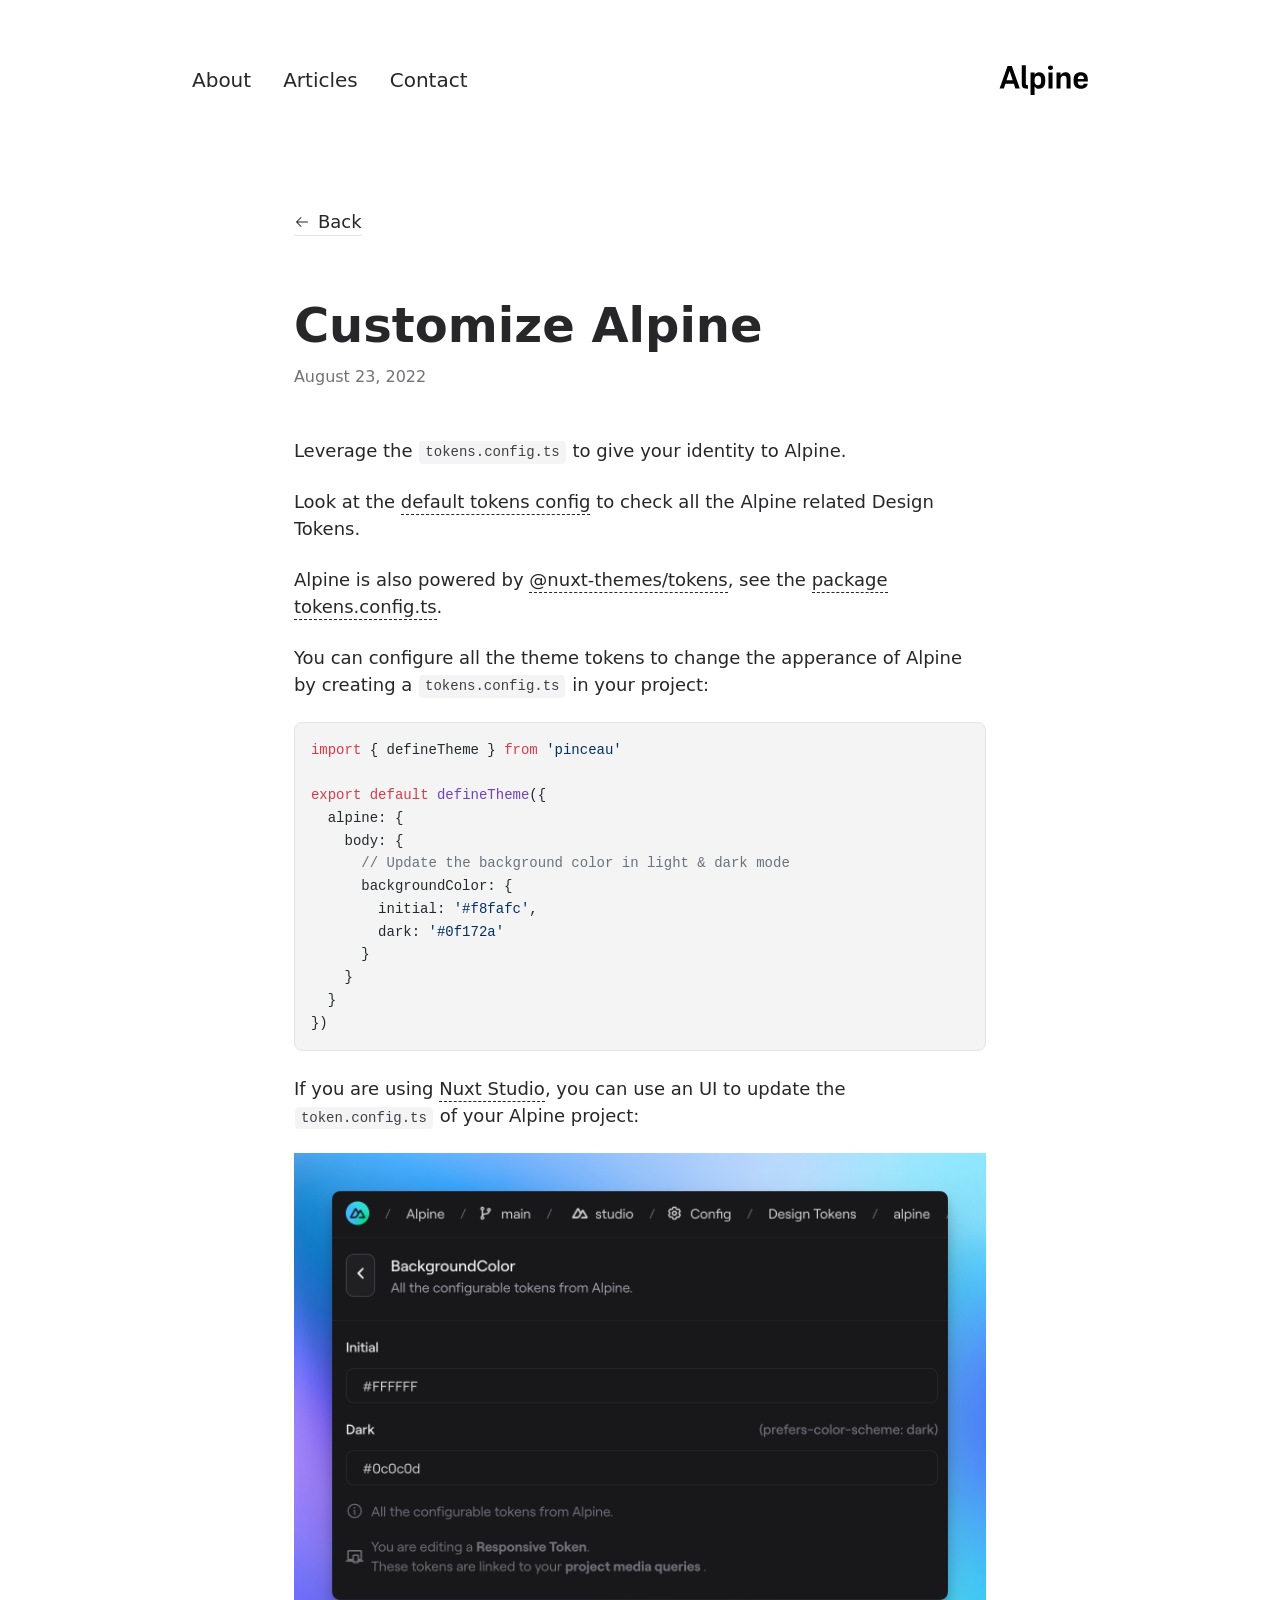
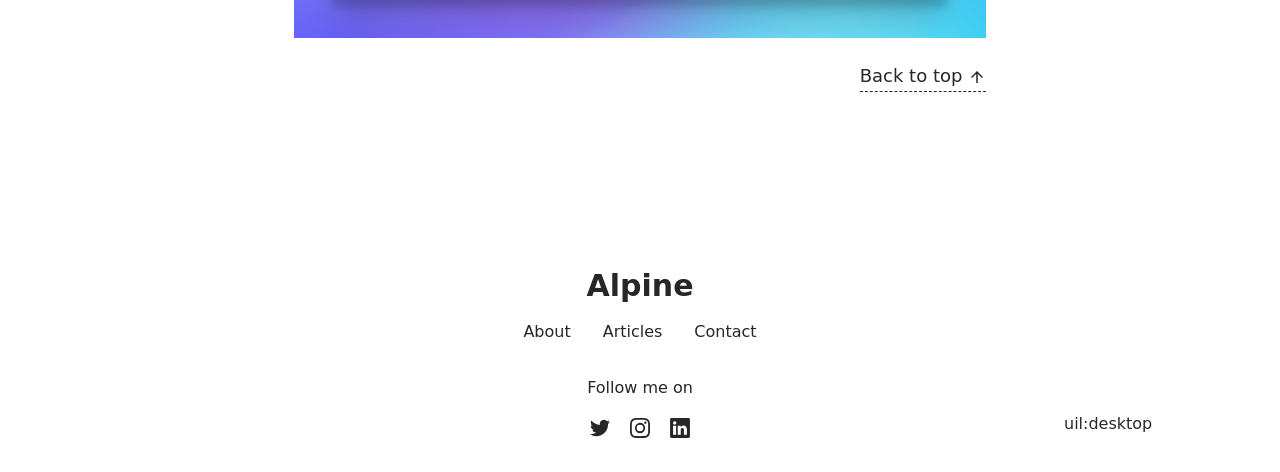
<file: articles/design-tokens/index.html>
<!DOCTYPE html>
<html lang="en">
<head><meta charset="utf-8">
<title>Customize Alpine</title>
<meta name="viewport" content="width=device-width, initial-scale=1">
<meta name="twitter:card" content="summary_large_image">
<meta property="og:image:width" content="400">
<meta property="og:image:height" content="300">
<meta property="og:image:alt" content="An image showcasing my project.">
<meta property="og:title" content="Customize Alpine">
<meta name="description" content="Leverage the tokens.config.ts to give your identity to Alpine.">
<meta property="og:description" content="Leverage the tokens.config.ts to give your identity to Alpine.">
<meta property="og:image" content="/articles/design-tokens.webp"><link rel="preload" as="fetch" crossorigin="anonymous" href="/articles/design-tokens/_payload.json"><style id="pinceau-theme">@media { :root {--pinceau-mq: initial; --alpine-readableLine: 68ch;--alpine-backdrop-backgroundColor: #f4f4f5b3;--prose-code-inline-padding: 0.2rem 0.375rem 0.2rem 0.375rem;--prose-code-block-backdropFilter: contrast(1);--prose-code-block-border-style: solid;--prose-code-block-border-width: 1px;--prose-tbody-tr-borderBottom-style: dashed;--prose-tbody-tr-borderBottom-width: 1px;--prose-th-textAlign: inherit;--prose-thead-borderBottom-style: solid;--prose-thead-borderBottom-width: 1px;--prose-thead-border-style: solid;--prose-thead-border-width: 0px;--prose-table-textAlign: start;--prose-hr-width: 1px;--prose-hr-style: solid;--prose-li-listStylePosition: outside;--prose-ol-li-markerColor: currentColor;--prose-ol-paddingInlineStart: 21px;--prose-ol-listStyleType: decimal;--prose-ul-li-markerColor: currentColor;--prose-ul-paddingInlineStart: 21px;--prose-ul-listStyleType: disc;--prose-blockquote-border-style: solid;--prose-blockquote-border-width: 4px;--prose-blockquote-quotes: '201C' '201D' '2018' '2019';--prose-blockquote-paddingInlineStart: 24px;--prose-a-code-color-hover: currentColor;--prose-a-code-color-static: currentColor;--prose-a-hasCode-borderBottom: none;--prose-a-border-distance: 2px;--prose-a-border-color-hover: currentColor;--prose-a-border-color-static: currentColor;--prose-a-border-style-hover: solid;--prose-a-border-style-static: dashed;--prose-a-border-width: 1px;--prose-a-color-static: inherit;--prose-a-textDecoration: none;--prose-h6-margin: 3rem 0 2rem;--prose-h5-margin: 3rem 0 2rem;--prose-h4-margin: 3rem 0 2rem;--prose-h3-margin: 3rem 0 2rem;--prose-h2-margin: 3rem 0 2rem;--prose-h1-margin: 0 0 2rem;--prose-p-fontSize: 18px;--typography-lead-loose: 2;--typography-lead-relaxed: 1.625;--typography-lead-normal: 1.5;--typography-lead-snug: 1.375;--typography-lead-tight: 1.25;--typography-lead-none: 1;--typography-lead-10: 2.5rem;--typography-lead-9: 2.25rem;--typography-lead-8: 2rem;--typography-lead-7: 1.75rem;--typography-lead-6: 1.5rem;--typography-lead-5: 1.25rem;--typography-lead-4: 1rem;--typography-lead-3: .75rem;--typography-lead-2: .5rem;--typography-lead-1: .025rem;--typography-fontWeight-black: 900;--typography-fontWeight-extrabold: 800;--typography-fontWeight-bold: 700;--typography-fontWeight-semibold: 600;--typography-fontWeight-medium: 500;--typography-fontWeight-normal: 400;--typography-fontWeight-light: 300;--typography-fontWeight-extralight: 200;--typography-fontWeight-thin: 100;--typography-fontSize-9xl: 128px;--typography-fontSize-8xl: 96px;--typography-fontSize-7xl: 72px;--typography-fontSize-6xl: 60px;--typography-fontSize-5xl: 48px;--typography-fontSize-4xl: 36px;--typography-fontSize-3xl: 30px;--typography-fontSize-2xl: 24px;--typography-fontSize-xl: 20px;--typography-fontSize-lg: 18px;--typography-fontSize-base: 16px;--typography-fontSize-sm: 14px;--typography-fontSize-xs: 12px;--typography-letterSpacing-wide: 0.025em;--typography-letterSpacing-tight: -0.025em;--typography-verticalMargin-base: 24px;--typography-verticalMargin-sm: 16px;--elements-border-secondary-hover: [object Object];--elements-backdrop-background: #fffc;--elements-backdrop-filter: saturate(200%) blur(20px);--elements-container-maxWidth: 64rem;--lead-loose: 2;--lead-relaxed: 1.625;--lead-normal: 1.5;--lead-snug: 1.375;--lead-tight: 1.25;--lead-none: 1;--lead-10: 2.5rem;--lead-9: 2.25rem;--lead-8: 2rem;--lead-7: 1.75rem;--lead-6: 1.5rem;--lead-5: 1.25rem;--lead-4: 1rem;--lead-3: .75rem;--lead-2: .5rem;--lead-1: .025rem;--letterSpacing-widest: 0.1em;--letterSpacing-wider: 0.05em;--letterSpacing-wide: 0.025em;--letterSpacing-normal: 0em;--letterSpacing-tight: -0.025em;--letterSpacing-tighter: -0.05em;--fontSize-9xl: 8rem;--fontSize-8xl: 6rem;--fontSize-7xl: 4.5rem;--fontSize-6xl: 3.75rem;--fontSize-5xl: 3rem;--fontSize-4xl: 2.25rem;--fontSize-3xl: 1.875rem;--fontSize-2xl: 1.5rem;--fontSize-xl: 1.25rem;--fontSize-lg: 1.125rem;--fontSize-base: 1rem;--fontSize-sm: 0.875rem;--fontSize-xs: 0.75rem;--fontWeight-black: 900;--fontWeight-extrabold: 800;--fontWeight-bold: 700;--fontWeight-semibold: 600;--fontWeight-medium: 500;--fontWeight-normal: 400;--fontWeight-light: 300;--fontWeight-extralight: 200;--fontWeight-thin: 100;--font-mono: ui-monospace, SFMono-Regular, Menlo, Monaco, Consolas, Liberation Mono, Courier New, monospace;--font-serif: ui-serif, Georgia, Cambria, Times New Roman, Times, serif;--font-sans: ui-sans-serif, system-ui, -apple-system, BlinkMacSystemFont, Segoe UI, Roboto, Helvetica Neue, Arial, Noto Sans, sans-serif, Apple Color Emoji, Segoe UI Emoji, Segoe UI Symbol, Noto Color Emoji;--opacity-total: 1;--opacity-high: 0.8;--opacity-medium: 0.5;--opacity-soft: 0.3;--opacity-light: 0.15;--opacity-bright: 0.1;--opacity-noOpacity: 0;--borderWidth-lg: 3px;--borderWidth-md: 2px;--borderWidth-sm: 1px;--borderWidth-noBorder: 0;--space-rem-875: 0.875rem;--space-rem-625: 0.625rem;--space-rem-375: 0.375rem;--space-rem-125: 0.125rem;--space-px: 1px;--space-128: 32rem;--space-96: 24rem;--space-80: 20rem;--space-72: 18rem;--space-64: 16rem;--space-60: 15rem;--space-56: 14rem;--space-52: 13rem;--space-48: 12rem;--space-44: 11rem;--space-40: 10rem;--space-36: 9rem;--space-32: 8rem;--space-28: 7rem;--space-24: 6rem;--space-20: 5rem;--space-16: 4rem;--space-14: 3.5rem;--space-12: 3rem;--space-11: 2.75rem;--space-10: 2.5rem;--space-9: 2.25rem;--space-8: 2rem;--space-7: 1.75rem;--space-6: 1.5rem;--space-5: 1.25rem;--space-4: 1rem;--space-3: 0.75rem;--space-2: 0.5rem;--space-1: 0.25rem;--space-0: 0px;--size-full: 100%;--size-7xl: 80rem;--size-6xl: 72rem;--size-5xl: 64rem;--size-4xl: 56rem;--size-3xl: 48rem;--size-2xl: 42rem;--size-xl: 36rem;--size-lg: 32rem;--size-md: 28rem;--size-sm: 24rem;--size-xs: 20rem;--size-200: 200px;--size-104: 104px;--size-80: 80px;--size-64: 64px;--size-56: 56px;--size-48: 48px;--size-40: 40px;--size-32: 32px;--size-24: 24px;--size-20: 20px;--size-16: 16px;--size-12: 12px;--size-8: 8px;--size-6: 6px;--size-4: 4px;--size-2: 2px;--size-0: 0px;--radii-full: 9999px;--radii-3xl: 1.75rem;--radii-2xl: 1.5rem;--radii-xl: 1rem;--radii-lg: 0.75rem;--radii-md: 0.5rem;--radii-sm: 0.375rem;--radii-xs: 0.25rem;--radii-2xs: 0.125rem;--radii-none: 0px;--shadow-none: 0px 0px 0px 0px transparent;--shadow-lg: 0px 10px 15px -3px #000000, 0px 4px 6px -4px #000000;--shadow-md: 0px 4px 6px -1px #000000, 0px 2px 4px -2px #000000;--shadow-sm: 0px 1px 3px 0px #000000, 0px 1px 2px -1px #000000;--shadow-xs: 0px 1px 2px 0px #000000;--height-screen: 100vh;--width-screen: 100vw;--color-primary-900: #002e38;--color-primary-800: #005c70;--color-primary-700: #008aa9;--color-primary-600: #00b9e1;--color-primary-500: #1ad6ff;--color-primary-400: #40ddff;--color-primary-300: #66e4ff;--color-primary-200: #8deaff;--color-primary-100: #b3f1ff;--color-primary-50: #d9f8ff;--color-ruby-900: #380011;--color-ruby-800: #700021;--color-ruby-700: #a90032;--color-ruby-600: #e10043;--color-ruby-500: #ff1a5e;--color-ruby-400: #ff4079;--color-ruby-300: #ff6694;--color-ruby-200: #ff8dae;--color-ruby-100: #ffb3c9;--color-ruby-50: #ffd9e4;--color-pink-900: #380025;--color-pink-800: #70004b;--color-pink-700: #a90070;--color-pink-600: #e10095;--color-pink-500: #ff1ab2;--color-pink-400: #ff40bf;--color-pink-300: #ff66cc;--color-pink-200: #ff8dd8;--color-pink-100: #ffb3e5;--color-pink-50: #ffd9f2;--color-purple-900: #190038;--color-purple-800: #330070;--color-purple-700: #4c00a9;--color-purple-600: #6500e1;--color-purple-500: #811aff;--color-purple-400: #9640ff;--color-purple-300: #ab66ff;--color-purple-200: #c08dff;--color-purple-100: #d5b3ff;--color-purple-50: #ead9ff;--color-royalblue-900: #0b0531;--color-royalblue-800: #160a62;--color-royalblue-700: #211093;--color-royalblue-600: #2c15c4;--color-royalblue-500: #4127e8;--color-royalblue-400: #614bec;--color-royalblue-300: #806ff0;--color-royalblue-200: #a093f3;--color-royalblue-100: #c0b7f7;--color-royalblue-50: #dfdbfb;--color-indigoblue-900: #001238;--color-indigoblue-800: #002370;--color-indigoblue-700: #0035a9;--color-indigoblue-600: #0047e1;--color-indigoblue-500: #1a62ff;--color-indigoblue-400: #407cff;--color-indigoblue-300: #6696ff;--color-indigoblue-200: #8db0ff;--color-indigoblue-100: #b3cbff;--color-indigoblue-50: #d9e5ff;--color-blue-900: #002438;--color-blue-800: #004870;--color-blue-700: #006ca9;--color-blue-600: #0090e1;--color-blue-500: #1aadff;--color-blue-400: #40bbff;--color-blue-300: #66c8ff;--color-blue-200: #8dd6ff;--color-blue-100: #b3e4ff;--color-blue-50: #d9f1ff;--color-lightblue-900: #002e38;--color-lightblue-800: #005c70;--color-lightblue-700: #008aa9;--color-lightblue-600: #00b9e1;--color-lightblue-500: #1ad6ff;--color-lightblue-400: #40ddff;--color-lightblue-300: #66e4ff;--color-lightblue-200: #8deaff;--color-lightblue-100: #b3f1ff;--color-lightblue-50: #d9f8ff;--color-teal-900: #062a28;--color-teal-800: #0b544f;--color-teal-700: #117d77;--color-teal-600: #16a79e;--color-teal-500: #1cd1c6;--color-teal-400: #36e4da;--color-teal-300: #5fe9e1;--color-teal-200: #87efe9;--color-teal-100: #aff4f0;--color-teal-50: #d7faf8;--color-pear-900: #2a2b09;--color-pear-800: #545512;--color-pear-700: #7e801b;--color-pear-600: #a8aa24;--color-pear-500: #d0d32f;--color-pear-400: #d8da52;--color-pear-300: #e0e274;--color-pear-200: #e8e997;--color-pear-100: #eff0ba;--color-pear-50: #f7f8dc;--color-red-900: #380300;--color-red-800: #700700;--color-red-700: #a90a00;--color-red-600: #e10e00;--color-red-500: #ff281a;--color-red-400: #ff4c40;--color-red-300: #ff7066;--color-red-200: #ff948d;--color-red-100: #ffb7b3;--color-red-50: #ffdbd9;--color-orange-900: #381800;--color-orange-800: #702f00;--color-orange-700: #a94700;--color-orange-600: #e15e00;--color-orange-500: #ff7a1a;--color-orange-400: #ff9040;--color-orange-300: #ffa666;--color-orange-200: #ffbd8d;--color-orange-100: #ffd3b3;--color-orange-50: #ffe9d9;--color-yellow-900: #362b03;--color-yellow-800: #6d5605;--color-yellow-700: #a38108;--color-yellow-600: #daac0a;--color-yellow-500: #f5c828;--color-yellow-400: #f7d14c;--color-yellow-300: #f8da70;--color-yellow-200: #fae393;--color-yellow-100: #fcedb7;--color-yellow-50: #fdf6db;--color-green-900: #003f25;--color-green-800: #005e38;--color-green-700: #007e4a;--color-green-600: #009d5d;--color-green-500: #00bd6f;--color-green-400: #00dc82;--color-green-300: #30ffaa;--color-green-200: #83ffcc;--color-green-100: #acffdd;--color-green-50: #d6ffee;--color-gray-900: #18181B;--color-gray-800: #27272A;--color-gray-700: #3f3f46;--color-gray-600: #52525B;--color-gray-500: #71717A;--color-gray-400: #a1a1aa;--color-gray-300: #D4d4d8;--color-gray-200: #e4e4e7;--color-gray-100: #f4f4f5;--color-gray-50: #fafafa;--color-black: #0c0c0d;--color-white: #FFFFFF;--media-portrait: only screen and (orientation: portrait);--media-landscape: only screen and (orientation: landscape);--media-rm: (prefers-reduced-motion: reduce);--media-2xl: (min-width: 1536px);--media-xl: (min-width: 1280px);--media-lg: (min-width: 1024px);--media-md: (min-width: 768px);--media-sm: (min-width: 640px);--media-xs: (min-width: 475px);--alpine-body-color: var(--color-gray-800);--alpine-body-backgroundColor: var(--color-white);--prose-code-inline-fontWeight: var(--typography-fontWeight-normal);--prose-code-inline-fontSize: var(--typography-fontSize-sm);--prose-code-inline-borderRadius: var(--radii-xs);--prose-code-block-pre-padding: var(--typography-verticalMargin-sm);--prose-code-block-margin: var(--typography-verticalMargin-base) 0;--prose-code-block-fontSize: var(--typography-fontSize-sm);--prose-tbody-code-inline-fontSize: var(--typography-fontSize-sm);--prose-tbody-td-padding: var(--typography-verticalMargin-sm);--prose-th-fontWeight: var(--typography-fontWeight-semibold);--prose-th-padding: 0 var(--typography-verticalMargin-sm) var(--typography-verticalMargin-sm) var(--typography-verticalMargin-sm);--prose-table-lineHeight: var(--typography-lead-6);--prose-table-fontSize: var(--typography-fontSize-sm);--prose-table-margin: var(--typography-verticalMargin-base) 0;--prose-hr-margin: var(--typography-verticalMargin-base) 0;--prose-li-margin: var(--typography-verticalMargin-sm) 0;--prose-ol-margin: var(--typography-verticalMargin-base) 0;--prose-ul-margin: var(--typography-verticalMargin-base) 0;--prose-blockquote-margin: var(--typography-verticalMargin-base) 0;--prose-a-code-border-style: var(--prose-a-border-style-static);--prose-a-code-border-width: var(--prose-a-border-width);--prose-a-fontWeight: var(--typography-fontWeight-medium);--prose-img-margin: var(--typography-verticalMargin-base) 0;--prose-strong-fontWeight: var(--typography-fontWeight-semibold);--prose-h6-iconSize: var(--typography-fontSize-base);--prose-h6-fontWeight: var(--typography-fontWeight-semibold);--prose-h6-lineHeight: var(--typography-lead-normal);--prose-h6-fontSize: var(--typography-fontSize-lg);--prose-h5-iconSize: var(--typography-fontSize-lg);--prose-h5-fontWeight: var(--typography-fontWeight-semibold);--prose-h5-lineHeight: var(--typography-lead-snug);--prose-h5-fontSize: var(--typography-fontSize-xl);--prose-h4-iconSize: var(--typography-fontSize-lg);--prose-h4-letterSpacing: var(--typography-letterSpacing-tight);--prose-h4-fontWeight: var(--typography-fontWeight-semibold);--prose-h4-lineHeight: var(--typography-lead-snug);--prose-h4-fontSize: var(--typography-fontSize-2xl);--prose-h3-iconSize: var(--typography-fontSize-xl);--prose-h3-letterSpacing: var(--typography-letterSpacing-tight);--prose-h3-fontWeight: var(--typography-fontWeight-semibold);--prose-h3-lineHeight: var(--typography-lead-snug);--prose-h3-fontSize: var(--typography-fontSize-3xl);--prose-h2-iconSize: var(--typography-fontSize-2xl);--prose-h2-letterSpacing: var(--typography-letterSpacing-tight);--prose-h2-fontWeight: var(--typography-fontWeight-semibold);--prose-h2-lineHeight: var(--typography-lead-tight);--prose-h2-fontSize: var(--typography-fontSize-4xl);--prose-h1-iconSize: var(--typography-fontSize-3xl);--prose-h1-letterSpacing: var(--typography-letterSpacing-tight);--prose-h1-fontWeight: var(--typography-fontWeight-bold);--prose-h1-lineHeight: var(--typography-lead-tight);--prose-h1-fontSize: var(--typography-fontSize-5xl);--prose-p-br-margin: var(--typography-verticalMargin-base) 0 0 0;--prose-p-margin: var(--typography-verticalMargin-base) 0;--prose-p-lineHeight: var(--typography-lead-normal);--typography-color-primary-900: var(--color-primary-900);--typography-color-primary-800: var(--color-primary-800);--typography-color-primary-700: var(--color-primary-700);--typography-color-primary-600: var(--color-primary-600);--typography-color-primary-500: var(--color-primary-500);--typography-color-primary-400: var(--color-primary-400);--typography-color-primary-300: var(--color-primary-300);--typography-color-primary-200: var(--color-primary-200);--typography-color-primary-100: var(--color-primary-100);--typography-color-primary-50: var(--color-primary-50);--typography-font-code: var(--font-mono);--typography-font-body: var(--font-sans);--typography-font-display: var(--font-sans);--typography-body-backgroundColor: var(--color-white);--typography-body-color: var(--color-black);--elements-state-danger-borderColor-secondary: var(--color-red-200);--elements-state-danger-borderColor-primary: var(--color-red-100);--elements-state-danger-backgroundColor-secondary: var(--color-red-100);--elements-state-danger-backgroundColor-primary: var(--color-red-50);--elements-state-danger-color-secondary: var(--color-red-600);--elements-state-danger-color-primary: var(--color-red-500);--elements-state-warning-borderColor-secondary: var(--color-yellow-200);--elements-state-warning-borderColor-primary: var(--color-yellow-100);--elements-state-warning-backgroundColor-secondary: var(--color-yellow-100);--elements-state-warning-backgroundColor-primary: var(--color-yellow-50);--elements-state-warning-color-secondary: var(--color-yellow-700);--elements-state-warning-color-primary: var(--color-yellow-600);--elements-state-success-borderColor-secondary: var(--color-green-200);--elements-state-success-borderColor-primary: var(--color-green-100);--elements-state-success-backgroundColor-secondary: var(--color-green-100);--elements-state-success-backgroundColor-primary: var(--color-green-50);--elements-state-success-color-secondary: var(--color-green-600);--elements-state-success-color-primary: var(--color-green-500);--elements-state-info-borderColor-secondary: var(--color-blue-200);--elements-state-info-borderColor-primary: var(--color-blue-100);--elements-state-info-backgroundColor-secondary: var(--color-blue-100);--elements-state-info-backgroundColor-primary: var(--color-blue-50);--elements-state-info-color-secondary: var(--color-blue-600);--elements-state-info-color-primary: var(--color-blue-500);--elements-state-primary-borderColor-secondary: var(--color-primary-200);--elements-state-primary-borderColor-primary: var(--color-primary-100);--elements-state-primary-backgroundColor-secondary: var(--color-primary-100);--elements-state-primary-backgroundColor-primary: var(--color-primary-50);--elements-state-primary-color-secondary: var(--color-primary-700);--elements-state-primary-color-primary: var(--color-primary-600);--elements-surface-secondary-backgroundColor: var(--color-gray-200);--elements-surface-primary-backgroundColor: var(--color-gray-100);--elements-surface-background-base: var(--color-gray-100);--elements-border-secondary-static: var(--color-gray-200);--elements-border-primary-hover: var(--color-gray-200);--elements-border-primary-static: var(--color-gray-100);--elements-container-padding-md: var(--space-16);--elements-container-padding-sm: var(--space-12);--elements-container-padding-xs: var(--space-8);--elements-container-padding-mobile: var(--space-6);--elements-text-secondary-color-hover: var(--color-gray-700);--elements-text-secondary-color-static: var(--color-gray-500);--elements-text-primary-color-static: var(--color-gray-900);--text-6xl-lineHeight: var(--lead-none);--text-6xl-fontSize: var(--fontSize-6xl);--text-5xl-lineHeight: var(--lead-none);--text-5xl-fontSize: var(--fontSize-5xl);--text-4xl-lineHeight: var(--lead-10);--text-4xl-fontSize: var(--fontSize-4xl);--text-3xl-lineHeight: var(--lead-9);--text-3xl-fontSize: var(--fontSize-3xl);--text-2xl-lineHeight: var(--lead-8);--text-2xl-fontSize: var(--fontSize-2xl);--text-xl-lineHeight: var(--lead-7);--text-xl-fontSize: var(--fontSize-xl);--text-lg-lineHeight: var(--lead-7);--text-lg-fontSize: var(--fontSize-lg);--text-base-lineHeight: var(--lead-6);--text-base-fontSize: var(--fontSize-base);--text-sm-lineHeight: var(--lead-5);--text-sm-fontSize: var(--fontSize-sm);--text-xs-lineHeight: var(--lead-4);--text-xs-fontSize: var(--fontSize-xs);--shadow-2xl: 0px 25px 50px -12px var(--color-gray-900);--shadow-xl: 0px 20px 25px -5px var(--color-gray-400), 0px 8px 10px -6px #000000;--color-secondary-900: var(--color-gray-900);--color-secondary-800: var(--color-gray-800);--color-secondary-700: var(--color-gray-700);--color-secondary-600: var(--color-gray-600);--color-secondary-500: var(--color-gray-500);--color-secondary-400: var(--color-gray-400);--color-secondary-300: var(--color-gray-300);--color-secondary-200: var(--color-gray-200);--color-secondary-100: var(--color-gray-100);--color-secondary-50: var(--color-gray-50);--prose-a-code-background-hover: var(--typography-color-primary-50);--prose-a-code-border-color-hover: var(--typography-color-primary-500);--prose-a-color-hover: var(--typography-color-primary-500);--typography-color-secondary-900: var(--color-secondary-900);--typography-color-secondary-800: var(--color-secondary-800);--typography-color-secondary-700: var(--color-secondary-700);--typography-color-secondary-600: var(--color-secondary-600);--typography-color-secondary-500: var(--color-secondary-500);--typography-color-secondary-400: var(--color-secondary-400);--typography-color-secondary-300: var(--color-secondary-300);--typography-color-secondary-200: var(--color-secondary-200);--typography-color-secondary-100: var(--color-secondary-100);--typography-color-secondary-50: var(--color-secondary-50);--prose-code-inline-backgroundColor: var(--typography-color-secondary-100);--prose-code-inline-color: var(--typography-color-secondary-700);--prose-code-block-backgroundColor: var(--typography-color-secondary-100);--prose-code-block-color: var(--typography-color-secondary-700);--prose-code-block-border-color: var(--typography-color-secondary-200);--prose-tbody-tr-borderBottom-color: var(--typography-color-secondary-200);--prose-th-color: var(--typography-color-secondary-600);--prose-thead-borderBottom-color: var(--typography-color-secondary-200);--prose-thead-border-color: var(--typography-color-secondary-300);--prose-hr-color: var(--typography-color-secondary-200);--prose-blockquote-border-color: var(--typography-color-secondary-200);--prose-blockquote-color: var(--typography-color-secondary-500);--prose-a-code-border-color-static: var(--typography-color-secondary-400); } }@media { :root.dark {--pinceau-mq: dark; --alpine-backdrop-backgroundColor: #18181bb3;--prose-code-block-backdropFilter: contrast(1);--prose-ol-li-markerColor: currentColor;--prose-ul-li-markerColor: currentColor;--prose-a-code-color-hover: currentColor;--prose-a-code-color-static: currentColor;--prose-a-border-color-hover: currentColor;--prose-a-border-color-static: currentColor;--prose-a-color-static: inherit;--elements-backdrop-background: #0c0d0ccc;--alpine-body-color: var(--color-gray-200);--alpine-body-backgroundColor: var(--color-black);--typography-body-backgroundColor: var(--color-black);--typography-body-color: var(--color-white);--elements-state-danger-borderColor-secondary: var(--color-red-700);--elements-state-danger-borderColor-primary: var(--color-red-800);--elements-state-danger-backgroundColor-secondary: var(--color-red-800);--elements-state-danger-backgroundColor-primary: var(--color-red-900);--elements-state-danger-color-secondary: var(--color-red-200);--elements-state-danger-color-primary: var(--color-red-300);--elements-state-warning-borderColor-secondary: var(--color-yellow-700);--elements-state-warning-borderColor-primary: var(--color-yellow-800);--elements-state-warning-backgroundColor-secondary: var(--color-yellow-800);--elements-state-warning-backgroundColor-primary: var(--color-yellow-900);--elements-state-warning-color-secondary: var(--color-yellow-200);--elements-state-warning-color-primary: var(--color-yellow-400);--elements-state-success-borderColor-secondary: var(--color-green-700);--elements-state-success-borderColor-primary: var(--color-green-800);--elements-state-success-backgroundColor-secondary: var(--color-green-800);--elements-state-success-backgroundColor-primary: var(--color-green-900);--elements-state-success-color-secondary: var(--color-green-200);--elements-state-success-color-primary: var(--color-green-400);--elements-state-info-borderColor-secondary: var(--color-blue-700);--elements-state-info-borderColor-primary: var(--color-blue-800);--elements-state-info-backgroundColor-secondary: var(--color-blue-800);--elements-state-info-backgroundColor-primary: var(--color-blue-900);--elements-state-info-color-secondary: var(--color-blue-200);--elements-state-info-color-primary: var(--color-blue-400);--elements-state-primary-borderColor-secondary: var(--color-primary-700);--elements-state-primary-borderColor-primary: var(--color-primary-800);--elements-state-primary-backgroundColor-secondary: var(--color-primary-800);--elements-state-primary-backgroundColor-primary: var(--color-primary-900);--elements-state-primary-color-secondary: var(--color-primary-200);--elements-state-primary-color-primary: var(--color-primary-400);--elements-surface-secondary-backgroundColor: var(--color-gray-800);--elements-surface-primary-backgroundColor: var(--color-gray-900);--elements-surface-background-base: var(--color-gray-900);--elements-border-secondary-static: var(--color-gray-800);--elements-border-primary-hover: var(--color-gray-800);--elements-border-primary-static: var(--color-gray-900);--elements-text-secondary-color-hover: var(--color-gray-200);--elements-text-secondary-color-static: var(--color-gray-400);--elements-text-primary-color-static: var(--color-gray-50);--prose-a-code-background-hover: var(--typography-color-primary-900);--prose-a-code-border-color-hover: var(--typography-color-primary-600);--prose-a-color-hover: var(--typography-color-primary-400);--prose-code-inline-backgroundColor: var(--typography-color-secondary-800);--prose-code-inline-color: var(--typography-color-secondary-200);--prose-code-block-backgroundColor: var(--typography-color-secondary-900);--prose-code-block-color: var(--typography-color-secondary-200);--prose-code-block-border-color: var(--typography-color-secondary-800);--prose-tbody-tr-borderBottom-color: var(--typography-color-secondary-800);--prose-th-color: var(--typography-color-secondary-400);--prose-thead-borderBottom-color: var(--typography-color-secondary-800);--prose-thead-border-color: var(--typography-color-secondary-600);--prose-hr-color: var(--typography-color-secondary-800);--prose-blockquote-border-color: var(--typography-color-secondary-700);--prose-blockquote-color: var(--typography-color-secondary-400);--prose-a-code-border-color-static: var(--typography-color-secondary-600); } }</style><style id="pinceau-runtime-hydratable">@media{.phy[--]{--puid:kqbSPS-v;}.pv-tEBaGl{max-width:var(--elements-container-maxWidth);padding-left:var(--elements-container-padding-mobile);padding-right:var(--elements-container-padding-mobile);}@media (min-width: 475px){.pv-tEBaGl{padding-left:var(--elements-container-padding-xs);padding-right:var(--elements-container-padding-xs);}}@media (min-width: 640px){.pv-tEBaGl{padding-left:var(--elements-container-padding-sm);padding-right:var(--elements-container-padding-sm);}}@media (min-width: 768px){.pv-tEBaGl{padding-left:var(--elements-container-padding-md);padding-right:var(--elements-container-padding-md);}}} </style><link rel="modulepreload" as="script" crossorigin href="/_nuxt/entry.cf8fc1a3.js"><link rel="preload" as="style" href="/_nuxt/entry.2b709d1c.css"><link rel="modulepreload" as="script" crossorigin href="/_nuxt/NuxtImg.7fc2befa.js"><link rel="modulepreload" as="script" crossorigin href="/_nuxt/document-driven.e22d8758.js"><link rel="modulepreload" as="script" crossorigin href="/_nuxt/DocumentDrivenEmpty.b4748090.js"><link rel="modulepreload" as="script" crossorigin href="/_nuxt/ContentRenderer.895c3431.js"><link rel="modulepreload" as="script" crossorigin href="/_nuxt/ContentRendererMarkdown.b3d2ea41.js"><link rel="modulepreload" as="script" crossorigin href="/_nuxt/DocumentDrivenNotFound.187ea235.js"><link rel="preload" as="style" href="/_nuxt/DocumentDrivenNotFound.aa939160.css"><link rel="modulepreload" as="script" crossorigin href="/_nuxt/article.087f5baf.js"><link rel="preload" as="style" href="/_nuxt/article.06aa1a19.css"><link rel="modulepreload" as="script" crossorigin href="/_nuxt/ProseA.8c92204c.js"><link rel="preload" as="style" href="/_nuxt/ProseA.baee409d.css"><link rel="modulepreload" as="script" crossorigin href="/_nuxt/date.824a539b.js"><link rel="modulepreload" as="script" crossorigin href="/_nuxt/ProseH1.b9677be6.js"><link rel="preload" as="style" href="/_nuxt/ProseH1.6d63403c.css"><link rel="modulepreload" as="script" crossorigin href="/_nuxt/ProseP.2655a55f.js"><link rel="preload" as="style" href="/_nuxt/ProseP.b99f89cd.css"><link rel="modulepreload" as="script" crossorigin href="/_nuxt/ProseCodeInline.2285208e.js"><link rel="preload" as="style" href="/_nuxt/ProseCodeInline.873c7ac7.css"><link rel="modulepreload" as="script" crossorigin href="/_nuxt/ProseCode.1af5ca1e.js"><link rel="preload" as="style" href="/_nuxt/ProseCode.585625f1.css"><link rel="modulepreload" as="script" crossorigin href="/_nuxt/ProseImg.ec74c5b2.js"><link rel="preload" as="style" href="/_nuxt/ProseImg.eeea4224.css"><link rel="prefetch" as="script" crossorigin href="/_nuxt/default.dd3fa7e0.js"><link rel="prefetch" as="script" crossorigin href="/_nuxt/page.fe3afefc.js"><link rel="prefetch" as="script" crossorigin href="/_nuxt/client-db.38a4fb6f.js"><link rel="prefetch" as="script" crossorigin href="/_nuxt/debug.702d44f5.js"><link rel="prefetch" as="style" href="/_nuxt/useStudio.a92b5f33.css"><link rel="prefetch" as="script" crossorigin href="/_nuxt/useStudio.f524a7e0.js"><link rel="prefetch" as="script" crossorigin href="/_nuxt/asyncData.17ff9b64.js"><link rel="prefetch" as="style" href="/_nuxt/error-404.7cfc0168.css"><link rel="prefetch" as="script" crossorigin href="/_nuxt/error-404.2eb60dc0.js"><link rel="prefetch" as="style" href="/_nuxt/error-500.79c1f0fd.css"><link rel="prefetch" as="script" crossorigin href="/_nuxt/error-500.7f9c1f67.js"><link rel="stylesheet" href="/_nuxt/entry.2b709d1c.css"><link rel="stylesheet" href="/_nuxt/DocumentDrivenNotFound.aa939160.css"><link rel="stylesheet" href="/_nuxt/article.06aa1a19.css"><link rel="stylesheet" href="/_nuxt/ProseA.baee409d.css"><link rel="stylesheet" href="/_nuxt/ProseH1.6d63403c.css"><link rel="stylesheet" href="/_nuxt/ProseP.b99f89cd.css"><link rel="stylesheet" href="/_nuxt/ProseCodeInline.873c7ac7.css"><link rel="stylesheet" href="/_nuxt/ProseCode.585625f1.css"><link rel="stylesheet" href="/_nuxt/ProseImg.eeea4224.css"><script>"use strict";(()=>{const a=window,e=document.documentElement,m=["dark","light"],c=window.localStorage.getItem("nuxt-color-mode")||"system";let n=c==="system"?f():c;const l=e.getAttribute("data-color-mode-forced");l&&(n=l),i(n),a["__NUXT_COLOR_MODE__"]={preference:c,value:n,getColorScheme:f,addColorScheme:i,removeColorScheme:d};function i(o){const t=""+o+"",s="";e.classList?e.classList.add(t):e.className+=" "+t,s&&e.setAttribute("data-"+s,o)}function d(o){const t=""+o+"",s="";e.classList?e.classList.remove(t):e.className=e.className.replace(new RegExp(t,"g"),""),s&&e.removeAttribute("data-"+s)}function r(o){return a.matchMedia("(prefers-color-scheme"+o+")")}function f(){if(a.matchMedia&&r("").media!=="not all"){for(const o of m)if(r(":"+o).matches)return o}return"light"}})();
</script></head>
<body ><div id="__nuxt"><div class="container pv-tEBaGl pc-kqbSPS app-layout" data-v-93c22c3b data-v-6d327d86><!--[--><div class="nuxt-progress" style="width:0%;height:3px;opacity:0;background-size:Infinity% auto;" data-v-93c22c3b></div><header class="right" data-v-93c22c3b data-v-ebfd1e7c><div class="menu" data-v-ebfd1e7c><button aria-label="Navigation Menu" data-v-ebfd1e7c><svg width="24" height="24" viewBox="0 0 68 68" fill="currentColor" xmlns="http://www.w3.org/2000/svg" data-v-ebfd1e7c><path d="M8 34C8 32.1362 8 31.2044 8.30448 30.4693C8.71046 29.4892 9.48915 28.7105 10.4693 28.3045C11.2044 28 12.1362 28 14 28C15.8638 28 16.7956 28 17.5307 28.3045C18.5108 28.7105 19.2895 29.4892 19.6955 30.4693C20 31.2044 20 32.1362 20 34C20 35.8638 20 36.7956 19.6955 37.5307C19.2895 38.5108 18.5108 39.2895 17.5307 39.6955C16.7956 40 15.8638 40 14 40C12.1362 40 11.2044 40 10.4693 39.6955C9.48915 39.2895 8.71046 38.5108 8.30448 37.5307C8 36.7956 8 35.8638 8 34Z" data-v-ebfd1e7c></path><path d="M28 34C28 32.1362 28 31.2044 28.3045 30.4693C28.7105 29.4892 29.4892 28.7105 30.4693 28.3045C31.2044 28 32.1362 28 34 28C35.8638 28 36.7956 28 37.5307 28.3045C38.5108 28.7105 39.2895 29.4892 39.6955 30.4693C40 31.2044 40 32.1362 40 34C40 35.8638 40 36.7956 39.6955 37.5307C39.2895 38.5108 38.5108 39.2895 37.5307 39.6955C36.7956 40 35.8638 40 34 40C32.1362 40 31.2044 40 30.4693 39.6955C29.4892 39.2895 28.7105 38.5108 28.3045 37.5307C28 36.7956 28 35.8638 28 34Z" data-v-ebfd1e7c></path><path d="M48 34C48 32.1362 48 31.2044 48.3045 30.4693C48.7105 29.4892 49.4892 28.7105 50.4693 28.3045C51.2044 28 52.1362 28 54 28C55.8638 28 56.7956 28 57.5307 28.3045C58.5108 28.7105 59.2895 29.4892 59.6955 30.4693C60 31.2044 60 32.1362 60 34C60 35.8638 60 36.7956 59.6955 37.5307C59.2895 38.5108 58.5108 39.2895 57.5307 39.6955C56.7956 40 55.8638 40 54 40C52.1362 40 51.2044 40 50.4693 39.6955C49.4892 39.2895 48.7105 38.5108 48.3045 37.5307C48 36.7956 48 35.8638 48 34Z" data-v-ebfd1e7c></path></svg></button></div><div class="overlay" data-v-ebfd1e7c><nav data-v-ebfd1e7c data-v-47e45ff0><ul data-v-47e45ff0><!--[--><li data-v-47e45ff0><a href="/" class="" data-v-47e45ff0><span class="underline-fx" data-v-47e45ff0></span> About</a></li><li data-v-47e45ff0><a href="/articles" class="" data-v-47e45ff0><span class="underline-fx" data-v-47e45ff0></span> Articles</a></li><li data-v-47e45ff0><a href="/contact" class="" data-v-47e45ff0><span class="underline-fx" data-v-47e45ff0></span> Contact</a></li><!--]--></ul></nav></div><div class="logo" data-v-ebfd1e7c><a href="/" class="" data-v-ebfd1e7c><img src="/logo-dark.svg" class="dark-img" alt="alpine" width="89" height="31" data-v-ebfd1e7c><img src="/logo.svg" class="light-img" alt="alpine" width="89" height="31" data-v-ebfd1e7c></a></div><div class="main-nav" data-v-ebfd1e7c><nav data-v-ebfd1e7c data-v-47e45ff0><ul data-v-47e45ff0><!--[--><li data-v-47e45ff0><a href="/" class="" data-v-47e45ff0><span class="underline-fx" data-v-47e45ff0></span> About</a></li><li data-v-47e45ff0><a href="/articles" class="" data-v-47e45ff0><span class="underline-fx" data-v-47e45ff0></span> Articles</a></li><li data-v-47e45ff0><a href="/contact" class="" data-v-47e45ff0><span class="underline-fx" data-v-47e45ff0></span> Contact</a></li><!--]--></ul></nav></div></header><!--[--><div class="document-driven-page"><article data-v-f252e39d><a href="/articles" class="back" data-v-f252e39d><svg xmlns="http://www.w3.org/2000/svg" xmlns:xlink="http://www.w3.org/1999/xlink" aria-hidden="true" role="img" class="icon" data-v-f252e39d style="" width="1em" height="1em" viewBox="0 0 256 256" data-v-121c6e7d><path fill="currentColor" d="M224 128a8 8 0 0 1-8 8H59.31l58.35 58.34a8 8 0 0 1-11.32 11.32l-72-72a8 8 0 0 1 0-11.32l72-72a8 8 0 0 1 11.32 11.32L59.31 120H216a8 8 0 0 1 8 8Z"/></svg><span data-v-f252e39d> Back </span></a><header data-v-f252e39d><h1 class="title" data-v-f252e39d>Customize Alpine</h1><time datetime="2022-08-23T00:00:00.000Z" data-v-f252e39d>August 23, 2022</time></header><div class="prose" data-v-f252e39d><!--[--><div><h1 id="customize-alpine" data-v-a5759516><a aria-current="page" href="/articles/design-tokens#customize-alpine" class="router-link-active router-link-exact-active" data-v-a5759516><!--[-->Customize Alpine<!--]--><!----></a></h1><p data-v-63bfa697><!--[-->Leverage the <code data-v-c81ed8f1><!--[-->tokens.config.ts<!--]--></code> to give your identity to Alpine.<!--]--></p><p data-v-63bfa697><!--[-->Look at the <a href="https://github.com/nuxt-themes/alpine/blob/main/tokens.config.ts" rel="nofollow" data-v-af1c0c3b><!--[-->default tokens config<!--]--></a> to check all the Alpine related Design Tokens.<!--]--></p><p data-v-63bfa697><!--[-->Alpine is also powered by <a href="https://www.npmjs.com/package/@nuxt-themes/tokens" rel="nofollow" data-v-af1c0c3b><!--[-->@nuxt-themes/tokens<!--]--></a>, see the <a href="https://unpkg.com/@nuxt-themes/tokens@latest/dist/tokens.config.ts" rel="nofollow" data-v-af1c0c3b><!--[-->package tokens.config.ts<!--]--></a>.<!--]--></p><p data-v-63bfa697><!--[-->You can configure all the theme tokens to change the apperance of Alpine by creating a <code data-v-c81ed8f1><!--[-->tokens.config.ts<!--]--></code> in your project:<!--]--></p><div class="highlight-ts prose-code language-ts" meta data-v-bfc7416e><!----><!--[--><pre><code><span class="line" line="1"><span class="ct-149352">import</span><span class="ct-553616"> { defineTheme } </span><span class="ct-149352">from</span><span class="ct-553616"> </span><span class="ct-952708">&#39;pinceau&#39;
</span></span><span class="line" line="2"><span>
</span></span><span class="line" line="3"><span class="ct-149352">export</span><span class="ct-553616"> </span><span class="ct-149352">default</span><span class="ct-553616"> </span><span class="ct-762058">defineTheme</span><span class="ct-553616">({
</span></span><span class="line" line="4"><span class="ct-553616">  alpine: {
</span></span><span class="line" line="5"><span class="ct-553616">    body: {
</span></span><span class="line" line="6"><span class="ct-553616">      </span><span class="ct-086898">// Update the background color in light &amp; dark mode
</span></span><span class="line" line="7"><span class="ct-553616">      backgroundColor: {
</span></span><span class="line" line="8"><span class="ct-553616">        initial: </span><span class="ct-952708">&#39;#f8fafc&#39;</span><span class="ct-553616">,
</span></span><span class="line" line="9"><span class="ct-553616">        dark: </span><span class="ct-952708">&#39;#0f172a&#39;
</span></span><span class="line" line="10"><span class="ct-553616">      }
</span></span><span class="line" line="11"><span class="ct-553616">    }
</span></span><span class="line" line="12"><span class="ct-553616">  }
</span></span><span class="line" line="13"><span class="ct-553616">})</span></span></code></pre><!--]--><button class="copy-button" data-v-bfc7416e data-v-75636234><span class="sr-only" data-v-75636234>Copy to clipboard</span><span class="icon-wrapper" data-v-75636234><svg xmlns="http://www.w3.org/2000/svg" xmlns:xlink="http://www.w3.org/1999/xlink" aria-hidden="true" role="img" class="icon" data-v-75636234 style="" width="18px" height="18px" viewBox="0 0 256 256" data-v-121c6e7d><path fill="currentColor" d="M216 32H88a8 8 0 0 0-8 8v40H40a8 8 0 0 0-8 8v128a8 8 0 0 0 8 8h128a8 8 0 0 0 8-8v-40h40a8 8 0 0 0 8-8V40a8 8 0 0 0-8-8Zm-56 176H48V96h112Zm48-48h-32V88a8 8 0 0 0-8-8H96V48h112Z"/></svg></span></button></div><p data-v-63bfa697><!--[-->If you are using <a href="https://nuxt.studio" rel="nofollow" data-v-af1c0c3b><!--[-->Nuxt Studio<!--]--></a>, you can use an UI to update the <code data-v-c81ed8f1><!--[-->token.config.ts<!--]--></code> of your Alpine project:<!--]--></p><p data-v-63bfa697><!--[--><a href="https://nuxt.studio" rel="nofollow" data-v-af1c0c3b><!--[--><img src="/design-tokens-studio.png" alt="design-tokens-studio.png" data-v-e5a4106d><!--]--></a><!--]--></p><style>.ct-149352{color:#D73A49;}
.dark .ct-149352{color:#F97583;}
.ct-553616{color:#24292E;}
.dark .ct-553616{color:#E1E4E8;}
.ct-952708{color:#032F62;}
.dark .ct-952708{color:#9ECBFF;}
.ct-762058{color:#6F42C1;}
.dark .ct-762058{color:#B392F0;}
.ct-086898{color:#6A737D;}</style></div><!--]--><div class="back-to-top" data-v-f252e39d><a data-v-f252e39d data-v-af1c0c3b><!--[-->Back to top <svg xmlns="http://www.w3.org/2000/svg" xmlns:xlink="http://www.w3.org/1999/xlink" aria-hidden="true" role="img" class="icon" data-v-f252e39d style="" width="1em" height="1em" viewBox="0 0 24 24" data-v-121c6e7d><path fill="currentColor" d="M11 20V7.825l-5.6 5.6L4 12l8-8l8 8l-1.4 1.425l-5.6-5.6V20h-2Z"/></svg><!--]--></a></div></div></article></div><!--]--><footer class="center" data-v-93c22c3b data-v-d63b5c07><a href="https://www.github.com/nuxt-themes/alpine" rel="noopener noreferrer" class="credits" data-v-d63b5c07>Alpine</a><div class="navigation" data-v-d63b5c07><nav data-v-d63b5c07 data-v-47e45ff0><ul data-v-47e45ff0><!--[--><li data-v-47e45ff0><a href="/" class="" data-v-47e45ff0><span class="underline-fx" data-v-47e45ff0></span> About</a></li><li data-v-47e45ff0><a href="/articles" class="" data-v-47e45ff0><span class="underline-fx" data-v-47e45ff0></span> Articles</a></li><li data-v-47e45ff0><a href="/contact" class="" data-v-47e45ff0><span class="underline-fx" data-v-47e45ff0></span> Contact</a></li><!--]--></ul></nav></div><p class="message" data-v-d63b5c07>Follow me on</p><div class="icons" data-v-d63b5c07><div class="social" data-v-d63b5c07><!--[--><a href="https://twitter.com/nuxtlabs" rel="noopener noreferrer" target="_blank" title="nuxtlabs" aria-label="nuxtlabs" data-v-ddf2f94a><svg xmlns="http://www.w3.org/2000/svg" xmlns:xlink="http://www.w3.org/1999/xlink" aria-hidden="true" role="img" class="icon" data-v-ddf2f94a style="" width="1em" height="1em" viewBox="0 0 24 24" data-v-121c6e7d><path fill="currentColor" d="M22 5.8a8.49 8.49 0 0 1-2.36.64a4.13 4.13 0 0 0 1.81-2.27a8.21 8.21 0 0 1-2.61 1a4.1 4.1 0 0 0-7 3.74a11.64 11.64 0 0 1-8.45-4.29a4.16 4.16 0 0 0-.55 2.07a4.09 4.09 0 0 0 1.82 3.41a4.05 4.05 0 0 1-1.86-.51v.05a4.1 4.1 0 0 0 3.3 4a3.93 3.93 0 0 1-1.1.17a4.9 4.9 0 0 1-.77-.07a4.11 4.11 0 0 0 3.83 2.84A8.22 8.22 0 0 1 3 18.34a7.93 7.93 0 0 1-1-.06a11.57 11.57 0 0 0 6.29 1.85A11.59 11.59 0 0 0 20 8.45v-.53a8.43 8.43 0 0 0 2-2.12Z"/></svg></a><a href="https://instagram.com/atinuxt" rel="noopener noreferrer" target="_blank" title="atinuxt" aria-label="atinuxt" data-v-ddf2f94a><svg xmlns="http://www.w3.org/2000/svg" xmlns:xlink="http://www.w3.org/1999/xlink" aria-hidden="true" role="img" class="icon" data-v-ddf2f94a style="" width="1em" height="1em" viewBox="0 0 24 24" data-v-121c6e7d><path fill="currentColor" d="M17.34 5.46a1.2 1.2 0 1 0 1.2 1.2a1.2 1.2 0 0 0-1.2-1.2Zm4.6 2.42a7.59 7.59 0 0 0-.46-2.43a4.94 4.94 0 0 0-1.16-1.77a4.7 4.7 0 0 0-1.77-1.15a7.3 7.3 0 0 0-2.43-.47C15.06 2 14.72 2 12 2s-3.06 0-4.12.06a7.3 7.3 0 0 0-2.43.47a4.78 4.78 0 0 0-1.77 1.15a4.7 4.7 0 0 0-1.15 1.77a7.3 7.3 0 0 0-.47 2.43C2 8.94 2 9.28 2 12s0 3.06.06 4.12a7.3 7.3 0 0 0 .47 2.43a4.7 4.7 0 0 0 1.15 1.77a4.78 4.78 0 0 0 1.77 1.15a7.3 7.3 0 0 0 2.43.47C8.94 22 9.28 22 12 22s3.06 0 4.12-.06a7.3 7.3 0 0 0 2.43-.47a4.7 4.7 0 0 0 1.77-1.15a4.85 4.85 0 0 0 1.16-1.77a7.59 7.59 0 0 0 .46-2.43c0-1.06.06-1.4.06-4.12s0-3.06-.06-4.12ZM20.14 16a5.61 5.61 0 0 1-.34 1.86a3.06 3.06 0 0 1-.75 1.15a3.19 3.19 0 0 1-1.15.75a5.61 5.61 0 0 1-1.86.34c-1 .05-1.37.06-4 .06s-3 0-4-.06a5.73 5.73 0 0 1-1.94-.3a3.27 3.27 0 0 1-1.1-.75a3 3 0 0 1-.74-1.15a5.54 5.54 0 0 1-.4-1.9c0-1-.06-1.37-.06-4s0-3 .06-4a5.54 5.54 0 0 1 .35-1.9A3 3 0 0 1 5 5a3.14 3.14 0 0 1 1.1-.8A5.73 5.73 0 0 1 8 3.86c1 0 1.37-.06 4-.06s3 0 4 .06a5.61 5.61 0 0 1 1.86.34a3.06 3.06 0 0 1 1.19.8a3.06 3.06 0 0 1 .75 1.1a5.61 5.61 0 0 1 .34 1.9c.05 1 .06 1.37.06 4s-.01 3-.06 4ZM12 6.87A5.13 5.13 0 1 0 17.14 12A5.12 5.12 0 0 0 12 6.87Zm0 8.46A3.33 3.33 0 1 1 15.33 12A3.33 3.33 0 0 1 12 15.33Z"/></svg></a><a href="https://www.linkedin.com/company/nuxtlabs" rel="noopener noreferrer" target="_blank" title="LinkedIn" aria-label="LinkedIn" data-v-ddf2f94a><svg xmlns="http://www.w3.org/2000/svg" xmlns:xlink="http://www.w3.org/1999/xlink" aria-hidden="true" role="img" class="icon" data-v-ddf2f94a style="" width="1em" height="1em" viewBox="0 0 24 24" data-v-121c6e7d><path fill="currentColor" d="M20.47 2H3.53a1.45 1.45 0 0 0-1.47 1.43v17.14A1.45 1.45 0 0 0 3.53 22h16.94a1.45 1.45 0 0 0 1.47-1.43V3.43A1.45 1.45 0 0 0 20.47 2ZM8.09 18.74h-3v-9h3ZM6.59 8.48a1.56 1.56 0 1 1 0-3.12a1.57 1.57 0 1 1 0 3.12Zm12.32 10.26h-3v-4.83c0-1.21-.43-2-1.52-2A1.65 1.65 0 0 0 12.85 13a2 2 0 0 0-.1.73v5h-3v-9h3V11a3 3 0 0 1 2.71-1.5c2 0 3.45 1.29 3.45 4.06Z"/></svg></a><!--]--></div><div class="color-mode-switch" data-v-d63b5c07><button aria-label="Color Mode" data-v-d63b5c07 data-v-693a1e33><span data-v-693a1e33></span></button></div></div></footer><!--]--></div></div><script type="application/json" id="__NUXT_DATA__" data-ssr="true" data-src="/articles/design-tokens/_payload.json">[{"state":1,"_errors":392,"serverRendered":355,"path":7,"prerenderedAt":-1},["Reactive",2],{"$sdd-pages":3,"$sdd-surrounds":339,"$sdd-globals":351,"$scolor-mode":353,"$sdd-navigation":356,"$sicons":376},["ShallowRef",4],["ShallowReactive",5],{"/articles/design-tokens":6},{"_path":7,"_dir":8,"_draft":9,"_partial":9,"_locale":10,"_empty":9,"title":11,"description":12,"cover":13,"date":14,"layout":15,"body":16,"_type":334,"_id":335,"_source":336,"_file":337,"_extension":338},"/articles/design-tokens","articles",false,"","Customize Alpine","Leverage the tokens.config.ts to give your identity to Alpine.","/articles/design-tokens.webp","2022-08-23T00:00:00.000Z","article",{"type":17,"children":18,"toc":332},"root",[19,27,41,57,80,91,293,314,327],{"type":20,"tag":21,"props":22,"children":24},"element","h1",{"id":23},"customize-alpine",[25],{"type":26,"value":11},"text",{"type":20,"tag":28,"props":29,"children":30},"p",{},[31,33,39],{"type":26,"value":32},"Leverage the ",{"type":20,"tag":34,"props":35,"children":36},"code-inline",{},[37],{"type":26,"value":38},"tokens.config.ts",{"type":26,"value":40}," to give your identity to Alpine.",{"type":20,"tag":28,"props":42,"children":43},{},[44,46,55],{"type":26,"value":45},"Look at the ",{"type":20,"tag":47,"props":48,"children":52},"a",{"href":49,"rel":50},"https://github.com/nuxt-themes/alpine/blob/main/tokens.config.ts",[51],"nofollow",[53],{"type":26,"value":54},"default tokens config",{"type":26,"value":56}," to check all the Alpine related Design Tokens.",{"type":20,"tag":28,"props":58,"children":59},{},[60,62,69,71,78],{"type":26,"value":61},"Alpine is also powered by ",{"type":20,"tag":47,"props":63,"children":66},{"href":64,"rel":65},"https://www.npmjs.com/package/@nuxt-themes/tokens",[51],[67],{"type":26,"value":68},"@nuxt-themes/tokens",{"type":26,"value":70},", see the ",{"type":20,"tag":47,"props":72,"children":75},{"href":73,"rel":74},"https://unpkg.com/@nuxt-themes/tokens@latest/dist/tokens.config.ts",[51],[76],{"type":26,"value":77},"package tokens.config.ts",{"type":26,"value":79},".",{"type":20,"tag":28,"props":81,"children":82},{},[83,85,89],{"type":26,"value":84},"You can configure all the theme tokens to change the apperance of Alpine by creating a ",{"type":20,"tag":34,"props":86,"children":87},{},[88],{"type":26,"value":38},{"type":26,"value":90}," in your project:",{"type":20,"tag":92,"props":93,"children":98},"code",{"className":94,"code":96,"language":97,"meta":10},[95],"language-ts","import { defineTheme } from 'pinceau'\n\nexport default defineTheme({\n  alpine: {\n    body: {\n      // Update the background color in light & dark mode\n      backgroundColor: {\n        initial: '#f8fafc',\n        dark: '#0f172a'\n      }\n    }\n  }\n})\n","ts",[99],{"type":20,"tag":100,"props":101,"children":102},"pre",{},[103],{"type":20,"tag":92,"props":104,"children":105},{"__ignoreMap":10},[106,140,149,182,191,200,215,224,243,257,266,275,284],{"type":20,"tag":107,"props":108,"children":111},"span",{"class":109,"line":110},"line",1,[112,118,124,129,134],{"type":20,"tag":107,"props":113,"children":115},{"class":114},"ct-149352",[116],{"type":26,"value":117},"import",{"type":20,"tag":107,"props":119,"children":121},{"class":120},"ct-553616",[122],{"type":26,"value":123}," { defineTheme } ",{"type":20,"tag":107,"props":125,"children":126},{"class":114},[127],{"type":26,"value":128},"from",{"type":20,"tag":107,"props":130,"children":131},{"class":120},[132],{"type":26,"value":133}," ",{"type":20,"tag":107,"props":135,"children":137},{"class":136},"ct-952708",[138],{"type":26,"value":139},"'pinceau'\n",{"type":20,"tag":107,"props":141,"children":143},{"class":109,"line":142},2,[144],{"type":20,"tag":107,"props":145,"children":146},{},[147],{"type":26,"value":148},"\n",{"type":20,"tag":107,"props":150,"children":152},{"class":109,"line":151},3,[153,158,162,167,171,177],{"type":20,"tag":107,"props":154,"children":155},{"class":114},[156],{"type":26,"value":157},"export",{"type":20,"tag":107,"props":159,"children":160},{"class":120},[161],{"type":26,"value":133},{"type":20,"tag":107,"props":163,"children":164},{"class":114},[165],{"type":26,"value":166},"default",{"type":20,"tag":107,"props":168,"children":169},{"class":120},[170],{"type":26,"value":133},{"type":20,"tag":107,"props":172,"children":174},{"class":173},"ct-762058",[175],{"type":26,"value":176},"defineTheme",{"type":20,"tag":107,"props":178,"children":179},{"class":120},[180],{"type":26,"value":181},"({\n",{"type":20,"tag":107,"props":183,"children":185},{"class":109,"line":184},4,[186],{"type":20,"tag":107,"props":187,"children":188},{"class":120},[189],{"type":26,"value":190},"  alpine: {\n",{"type":20,"tag":107,"props":192,"children":194},{"class":109,"line":193},5,[195],{"type":20,"tag":107,"props":196,"children":197},{"class":120},[198],{"type":26,"value":199},"    body: {\n",{"type":20,"tag":107,"props":201,"children":203},{"class":109,"line":202},6,[204,209],{"type":20,"tag":107,"props":205,"children":206},{"class":120},[207],{"type":26,"value":208},"      ",{"type":20,"tag":107,"props":210,"children":212},{"class":211},"ct-086898",[213],{"type":26,"value":214},"// Update the background color in light & dark mode\n",{"type":20,"tag":107,"props":216,"children":218},{"class":109,"line":217},7,[219],{"type":20,"tag":107,"props":220,"children":221},{"class":120},[222],{"type":26,"value":223},"      backgroundColor: {\n",{"type":20,"tag":107,"props":225,"children":227},{"class":109,"line":226},8,[228,233,238],{"type":20,"tag":107,"props":229,"children":230},{"class":120},[231],{"type":26,"value":232},"        initial: ",{"type":20,"tag":107,"props":234,"children":235},{"class":136},[236],{"type":26,"value":237},"'#f8fafc'",{"type":20,"tag":107,"props":239,"children":240},{"class":120},[241],{"type":26,"value":242},",\n",{"type":20,"tag":107,"props":244,"children":246},{"class":109,"line":245},9,[247,252],{"type":20,"tag":107,"props":248,"children":249},{"class":120},[250],{"type":26,"value":251},"        dark: ",{"type":20,"tag":107,"props":253,"children":254},{"class":136},[255],{"type":26,"value":256},"'#0f172a'\n",{"type":20,"tag":107,"props":258,"children":260},{"class":109,"line":259},10,[261],{"type":20,"tag":107,"props":262,"children":263},{"class":120},[264],{"type":26,"value":265},"      }\n",{"type":20,"tag":107,"props":267,"children":269},{"class":109,"line":268},11,[270],{"type":20,"tag":107,"props":271,"children":272},{"class":120},[273],{"type":26,"value":274},"    }\n",{"type":20,"tag":107,"props":276,"children":278},{"class":109,"line":277},12,[279],{"type":20,"tag":107,"props":280,"children":281},{"class":120},[282],{"type":26,"value":283},"  }\n",{"type":20,"tag":107,"props":285,"children":287},{"class":109,"line":286},13,[288],{"type":20,"tag":107,"props":289,"children":290},{"class":120},[291],{"type":26,"value":292},"})",{"type":20,"tag":28,"props":294,"children":295},{},[296,298,305,307,312],{"type":26,"value":297},"If you are using ",{"type":20,"tag":47,"props":299,"children":302},{"href":300,"rel":301},"https://nuxt.studio",[51],[303],{"type":26,"value":304},"Nuxt Studio",{"type":26,"value":306},", you can use an UI to update the ",{"type":20,"tag":34,"props":308,"children":309},{},[310],{"type":26,"value":311},"token.config.ts",{"type":26,"value":313}," of your Alpine project:",{"type":20,"tag":28,"props":315,"children":316},{},[317],{"type":20,"tag":47,"props":318,"children":320},{"href":300,"rel":319},[51],[321],{"type":20,"tag":322,"props":323,"children":326},"img",{"alt":324,"src":325},"design-tokens-studio.png","/design-tokens-studio.png",[],{"type":20,"tag":328,"children":329},"style",[330],{"type":26,"value":331},".ct-149352{color:#D73A49;}\n.dark .ct-149352{color:#F97583;}\n.ct-553616{color:#24292E;}\n.dark .ct-553616{color:#E1E4E8;}\n.ct-952708{color:#032F62;}\n.dark .ct-952708{color:#9ECBFF;}\n.ct-762058{color:#6F42C1;}\n.dark .ct-762058{color:#B392F0;}\n.ct-086898{color:#6A737D;}",{"title":10,"searchDepth":142,"depth":142,"links":333},[],"markdown","content:articles:4.design-tokens.md","content","articles/4.design-tokens.md","md",["ShallowRef",340],["ShallowReactive",341],{"/articles/design-tokens":342},[343,350],{"_path":344,"_dir":8,"_draft":9,"_partial":9,"_locale":10,"_empty":9,"title":345,"description":346,"cover":347,"date":14,"layout":15,"_type":334,"_id":348,"_source":336,"_file":349,"_extension":338},"/articles/write-articles","Write Articles","Writing Markdown articles in Alpine is straightforward.","/articles/write-articles.webp","content:articles:3.write-articles.md","articles/3.write-articles.md",null,["ShallowRef",352],{},{"preference":354,"value":354,"unknown":355,"forced":9},"system",true,[357,360,373],{"title":358,"_path":359,"layout":166},"About","/",{"title":361,"_path":362,"children":363,"layout":372},"Articles","/articles",[364,367,370,371],{"title":365,"_path":366,"layout":15},"Get started with Alpine","/articles/get-started",{"title":368,"_path":369,"layout":15},"Configure Alpine","/articles/configure",{"title":345,"_path":344,"layout":15},{"title":11,"_path":7,"layout":15},"page",{"title":374,"_path":375,"layout":166},"Contact","/contact",{"uil:twitter":377,"uil:instagram":381,"uil:linkedin":383,"ph:arrow-left":385,"material-symbols:arrow-upward":388,"ph:copy":390},{"left":378,"top":378,"width":379,"height":379,"rotate":378,"vFlip":9,"hFlip":9,"body":380},0,24,"\u003Cpath fill=\"currentColor\" d=\"M22 5.8a8.49 8.49 0 0 1-2.36.64a4.13 4.13 0 0 0 1.81-2.27a8.21 8.21 0 0 1-2.61 1a4.1 4.1 0 0 0-7 3.74a11.64 11.64 0 0 1-8.45-4.29a4.16 4.16 0 0 0-.55 2.07a4.09 4.09 0 0 0 1.82 3.41a4.05 4.05 0 0 1-1.86-.51v.05a4.1 4.1 0 0 0 3.3 4a3.93 3.93 0 0 1-1.1.17a4.9 4.9 0 0 1-.77-.07a4.11 4.11 0 0 0 3.83 2.84A8.22 8.22 0 0 1 3 18.34a7.93 7.93 0 0 1-1-.06a11.57 11.57 0 0 0 6.29 1.85A11.59 11.59 0 0 0 20 8.45v-.53a8.43 8.43 0 0 0 2-2.12Z\"/>",{"left":378,"top":378,"width":379,"height":379,"rotate":378,"vFlip":9,"hFlip":9,"body":382},"\u003Cpath fill=\"currentColor\" d=\"M17.34 5.46a1.2 1.2 0 1 0 1.2 1.2a1.2 1.2 0 0 0-1.2-1.2Zm4.6 2.42a7.59 7.59 0 0 0-.46-2.43a4.94 4.94 0 0 0-1.16-1.77a4.7 4.7 0 0 0-1.77-1.15a7.3 7.3 0 0 0-2.43-.47C15.06 2 14.72 2 12 2s-3.06 0-4.12.06a7.3 7.3 0 0 0-2.43.47a4.78 4.78 0 0 0-1.77 1.15a4.7 4.7 0 0 0-1.15 1.77a7.3 7.3 0 0 0-.47 2.43C2 8.94 2 9.28 2 12s0 3.06.06 4.12a7.3 7.3 0 0 0 .47 2.43a4.7 4.7 0 0 0 1.15 1.77a4.78 4.78 0 0 0 1.77 1.15a7.3 7.3 0 0 0 2.43.47C8.94 22 9.28 22 12 22s3.06 0 4.12-.06a7.3 7.3 0 0 0 2.43-.47a4.7 4.7 0 0 0 1.77-1.15a4.85 4.85 0 0 0 1.16-1.77a7.59 7.59 0 0 0 .46-2.43c0-1.06.06-1.4.06-4.12s0-3.06-.06-4.12ZM20.14 16a5.61 5.61 0 0 1-.34 1.86a3.06 3.06 0 0 1-.75 1.15a3.19 3.19 0 0 1-1.15.75a5.61 5.61 0 0 1-1.86.34c-1 .05-1.37.06-4 .06s-3 0-4-.06a5.73 5.73 0 0 1-1.94-.3a3.27 3.27 0 0 1-1.1-.75a3 3 0 0 1-.74-1.15a5.54 5.54 0 0 1-.4-1.9c0-1-.06-1.37-.06-4s0-3 .06-4a5.54 5.54 0 0 1 .35-1.9A3 3 0 0 1 5 5a3.14 3.14 0 0 1 1.1-.8A5.73 5.73 0 0 1 8 3.86c1 0 1.37-.06 4-.06s3 0 4 .06a5.61 5.61 0 0 1 1.86.34a3.06 3.06 0 0 1 1.19.8a3.06 3.06 0 0 1 .75 1.1a5.61 5.61 0 0 1 .34 1.9c.05 1 .06 1.37.06 4s-.01 3-.06 4ZM12 6.87A5.13 5.13 0 1 0 17.14 12A5.12 5.12 0 0 0 12 6.87Zm0 8.46A3.33 3.33 0 1 1 15.33 12A3.33 3.33 0 0 1 12 15.33Z\"/>",{"left":378,"top":378,"width":379,"height":379,"rotate":378,"vFlip":9,"hFlip":9,"body":384},"\u003Cpath fill=\"currentColor\" d=\"M20.47 2H3.53a1.45 1.45 0 0 0-1.47 1.43v17.14A1.45 1.45 0 0 0 3.53 22h16.94a1.45 1.45 0 0 0 1.47-1.43V3.43A1.45 1.45 0 0 0 20.47 2ZM8.09 18.74h-3v-9h3ZM6.59 8.48a1.56 1.56 0 1 1 0-3.12a1.57 1.57 0 1 1 0 3.12Zm12.32 10.26h-3v-4.83c0-1.21-.43-2-1.52-2A1.65 1.65 0 0 0 12.85 13a2 2 0 0 0-.1.73v5h-3v-9h3V11a3 3 0 0 1 2.71-1.5c2 0 3.45 1.29 3.45 4.06Z\"/>",{"left":378,"top":378,"width":386,"height":386,"rotate":378,"vFlip":9,"hFlip":9,"body":387},256,"\u003Cpath fill=\"currentColor\" d=\"M224 128a8 8 0 0 1-8 8H59.31l58.35 58.34a8 8 0 0 1-11.32 11.32l-72-72a8 8 0 0 1 0-11.32l72-72a8 8 0 0 1 11.32 11.32L59.31 120H216a8 8 0 0 1 8 8Z\"/>",{"left":378,"top":378,"width":379,"height":379,"rotate":378,"vFlip":9,"hFlip":9,"body":389},"\u003Cpath fill=\"currentColor\" d=\"M11 20V7.825l-5.6 5.6L4 12l8-8l8 8l-1.4 1.425l-5.6-5.6V20h-2Z\"/>",{"left":378,"top":378,"width":386,"height":386,"rotate":378,"vFlip":9,"hFlip":9,"body":391},"\u003Cpath fill=\"currentColor\" d=\"M216 32H88a8 8 0 0 0-8 8v40H40a8 8 0 0 0-8 8v128a8 8 0 0 0 8 8h128a8 8 0 0 0 8-8v-40h40a8 8 0 0 0 8-8V40a8 8 0 0 0-8-8Zm-56 176H48V96h112Zm48-48h-32V88a8 8 0 0 0-8-8H96V48h112Z\"/>",["Reactive",393],{}]</script><script>window.__NUXT__={};window.__NUXT__.config={public:{FORMSPREE_URL:"",plausible:{hashMode:false,trackLocalhost:false,domain:"",apiHost:"https://plausible.io",autoPageviews:true,autoOutboundTracking:false},studio:{apiURL:"https://api.nuxt.studio"},content:{locales:[],defaultLocale:"",integrity:1690582404867,experimental:{stripQueryParameters:false,clientDB:false},respectPathCase:false,api:{baseURL:"/api/_content"},navigation:{fields:["navTitle","layout"]},tags:{p:"prose-p",a:"prose-a",blockquote:"prose-blockquote","code-inline":"prose-code-inline",code:"prose-code",em:"prose-em",h1:"prose-h1",h2:"prose-h2",h3:"prose-h3",h4:"prose-h4",h5:"prose-h5",h6:"prose-h6",hr:"prose-hr",img:"prose-img",ul:"prose-ul",ol:"prose-ol",li:"prose-li",strong:"prose-strong",table:"prose-table",thead:"prose-thead",tbody:"prose-tbody",td:"prose-td",th:"prose-th",tr:"prose-tr"},highlight:{theme:{default:"github-light",dark:"github-dark"},preload:["json","js","ts","html","css","vue","diff","shell","markdown","yaml","bash","ini","c","cpp"]},wsUrl:"",documentDriven:{page:true,navigation:true,surround:true,globals:{},layoutFallbacks:["theme"],injectPage:true},host:"",trailingSlash:false,anchorLinks:{depth:4,exclude:[1]}}},app:{baseURL:"/",buildAssetsDir:"/_nuxt/",cdnURL:""}}</script><script type="module" src="/_nuxt/entry.cf8fc1a3.js" crossorigin></script></body>
</html>
</file>
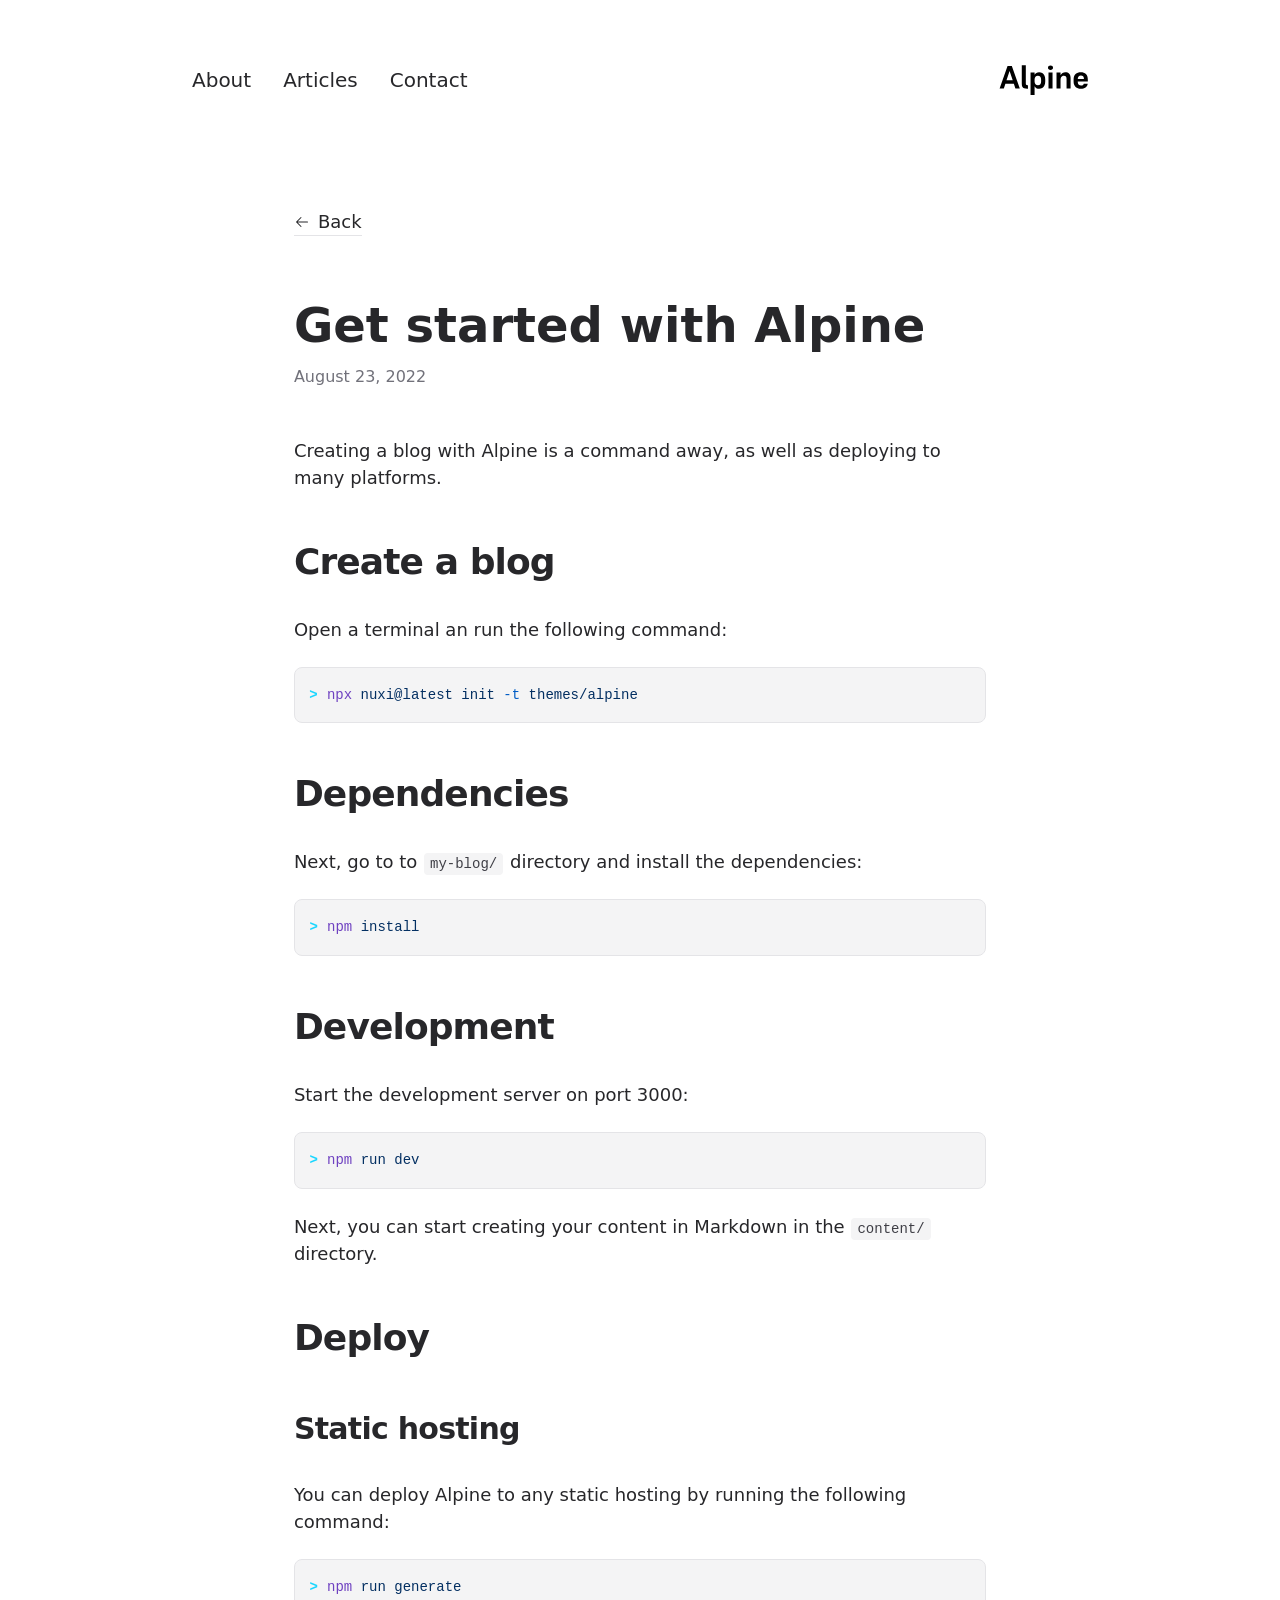
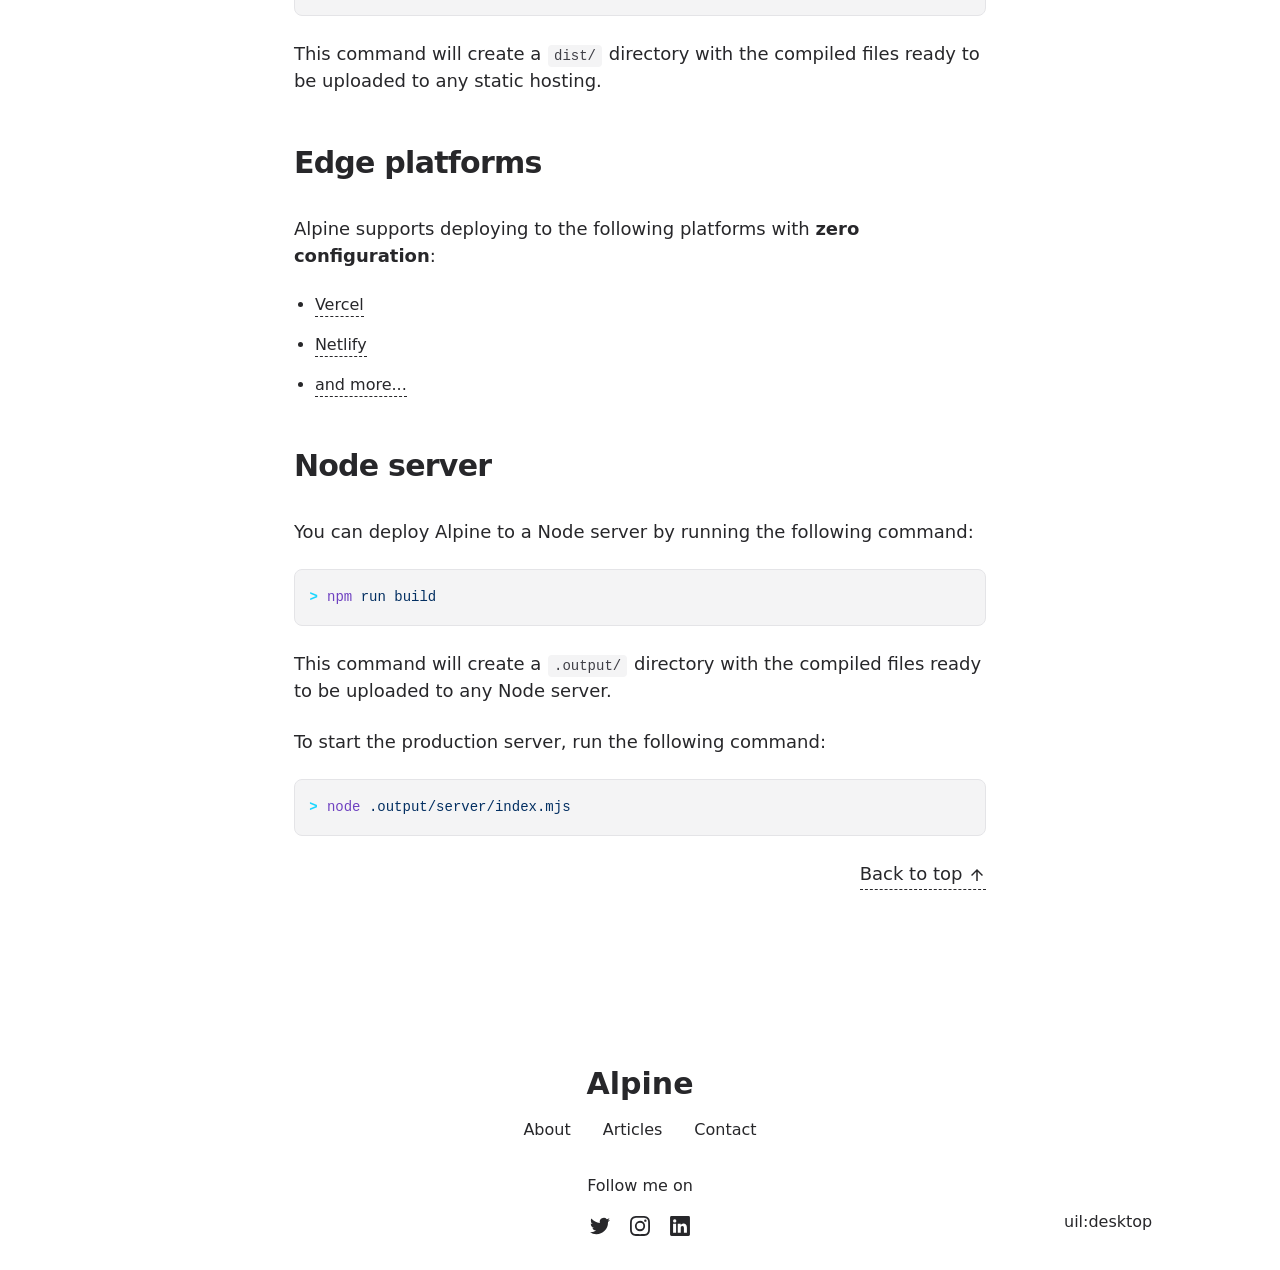
<file: articles/get-started/index.html>
<!DOCTYPE html>
<html lang="en">
<head><meta charset="utf-8">
<title>Get started with Alpine</title>
<meta name="viewport" content="width=device-width, initial-scale=1">
<meta name="twitter:card" content="summary_large_image">
<meta property="og:image:width" content="400">
<meta property="og:image:height" content="300">
<meta property="og:image:alt" content="An image showcasing my project.">
<meta property="og:title" content="Get started with Alpine">
<meta name="description" content="Creating a blog with Alpine is a command away, as well as deploying to many platforms.">
<meta property="og:description" content="Creating a blog with Alpine is a command away, as well as deploying to many platforms.">
<meta property="og:image" content="/articles/get-started.webp"><link rel="preload" as="fetch" crossorigin="anonymous" href="/articles/get-started/_payload.json"><style id="pinceau-theme">@media { :root {--pinceau-mq: initial; --alpine-readableLine: 68ch;--alpine-backdrop-backgroundColor: #f4f4f5b3;--prose-code-inline-padding: 0.2rem 0.375rem 0.2rem 0.375rem;--prose-code-block-backdropFilter: contrast(1);--prose-code-block-border-style: solid;--prose-code-block-border-width: 1px;--prose-tbody-tr-borderBottom-style: dashed;--prose-tbody-tr-borderBottom-width: 1px;--prose-th-textAlign: inherit;--prose-thead-borderBottom-style: solid;--prose-thead-borderBottom-width: 1px;--prose-thead-border-style: solid;--prose-thead-border-width: 0px;--prose-table-textAlign: start;--prose-hr-width: 1px;--prose-hr-style: solid;--prose-li-listStylePosition: outside;--prose-ol-li-markerColor: currentColor;--prose-ol-paddingInlineStart: 21px;--prose-ol-listStyleType: decimal;--prose-ul-li-markerColor: currentColor;--prose-ul-paddingInlineStart: 21px;--prose-ul-listStyleType: disc;--prose-blockquote-border-style: solid;--prose-blockquote-border-width: 4px;--prose-blockquote-quotes: '201C' '201D' '2018' '2019';--prose-blockquote-paddingInlineStart: 24px;--prose-a-code-color-hover: currentColor;--prose-a-code-color-static: currentColor;--prose-a-hasCode-borderBottom: none;--prose-a-border-distance: 2px;--prose-a-border-color-hover: currentColor;--prose-a-border-color-static: currentColor;--prose-a-border-style-hover: solid;--prose-a-border-style-static: dashed;--prose-a-border-width: 1px;--prose-a-color-static: inherit;--prose-a-textDecoration: none;--prose-h6-margin: 3rem 0 2rem;--prose-h5-margin: 3rem 0 2rem;--prose-h4-margin: 3rem 0 2rem;--prose-h3-margin: 3rem 0 2rem;--prose-h2-margin: 3rem 0 2rem;--prose-h1-margin: 0 0 2rem;--prose-p-fontSize: 18px;--typography-lead-loose: 2;--typography-lead-relaxed: 1.625;--typography-lead-normal: 1.5;--typography-lead-snug: 1.375;--typography-lead-tight: 1.25;--typography-lead-none: 1;--typography-lead-10: 2.5rem;--typography-lead-9: 2.25rem;--typography-lead-8: 2rem;--typography-lead-7: 1.75rem;--typography-lead-6: 1.5rem;--typography-lead-5: 1.25rem;--typography-lead-4: 1rem;--typography-lead-3: .75rem;--typography-lead-2: .5rem;--typography-lead-1: .025rem;--typography-fontWeight-black: 900;--typography-fontWeight-extrabold: 800;--typography-fontWeight-bold: 700;--typography-fontWeight-semibold: 600;--typography-fontWeight-medium: 500;--typography-fontWeight-normal: 400;--typography-fontWeight-light: 300;--typography-fontWeight-extralight: 200;--typography-fontWeight-thin: 100;--typography-fontSize-9xl: 128px;--typography-fontSize-8xl: 96px;--typography-fontSize-7xl: 72px;--typography-fontSize-6xl: 60px;--typography-fontSize-5xl: 48px;--typography-fontSize-4xl: 36px;--typography-fontSize-3xl: 30px;--typography-fontSize-2xl: 24px;--typography-fontSize-xl: 20px;--typography-fontSize-lg: 18px;--typography-fontSize-base: 16px;--typography-fontSize-sm: 14px;--typography-fontSize-xs: 12px;--typography-letterSpacing-wide: 0.025em;--typography-letterSpacing-tight: -0.025em;--typography-verticalMargin-base: 24px;--typography-verticalMargin-sm: 16px;--elements-border-secondary-hover: [object Object];--elements-backdrop-background: #fffc;--elements-backdrop-filter: saturate(200%) blur(20px);--elements-container-maxWidth: 64rem;--lead-loose: 2;--lead-relaxed: 1.625;--lead-normal: 1.5;--lead-snug: 1.375;--lead-tight: 1.25;--lead-none: 1;--lead-10: 2.5rem;--lead-9: 2.25rem;--lead-8: 2rem;--lead-7: 1.75rem;--lead-6: 1.5rem;--lead-5: 1.25rem;--lead-4: 1rem;--lead-3: .75rem;--lead-2: .5rem;--lead-1: .025rem;--letterSpacing-widest: 0.1em;--letterSpacing-wider: 0.05em;--letterSpacing-wide: 0.025em;--letterSpacing-normal: 0em;--letterSpacing-tight: -0.025em;--letterSpacing-tighter: -0.05em;--fontSize-9xl: 8rem;--fontSize-8xl: 6rem;--fontSize-7xl: 4.5rem;--fontSize-6xl: 3.75rem;--fontSize-5xl: 3rem;--fontSize-4xl: 2.25rem;--fontSize-3xl: 1.875rem;--fontSize-2xl: 1.5rem;--fontSize-xl: 1.25rem;--fontSize-lg: 1.125rem;--fontSize-base: 1rem;--fontSize-sm: 0.875rem;--fontSize-xs: 0.75rem;--fontWeight-black: 900;--fontWeight-extrabold: 800;--fontWeight-bold: 700;--fontWeight-semibold: 600;--fontWeight-medium: 500;--fontWeight-normal: 400;--fontWeight-light: 300;--fontWeight-extralight: 200;--fontWeight-thin: 100;--font-mono: ui-monospace, SFMono-Regular, Menlo, Monaco, Consolas, Liberation Mono, Courier New, monospace;--font-serif: ui-serif, Georgia, Cambria, Times New Roman, Times, serif;--font-sans: ui-sans-serif, system-ui, -apple-system, BlinkMacSystemFont, Segoe UI, Roboto, Helvetica Neue, Arial, Noto Sans, sans-serif, Apple Color Emoji, Segoe UI Emoji, Segoe UI Symbol, Noto Color Emoji;--opacity-total: 1;--opacity-high: 0.8;--opacity-medium: 0.5;--opacity-soft: 0.3;--opacity-light: 0.15;--opacity-bright: 0.1;--opacity-noOpacity: 0;--borderWidth-lg: 3px;--borderWidth-md: 2px;--borderWidth-sm: 1px;--borderWidth-noBorder: 0;--space-rem-875: 0.875rem;--space-rem-625: 0.625rem;--space-rem-375: 0.375rem;--space-rem-125: 0.125rem;--space-px: 1px;--space-128: 32rem;--space-96: 24rem;--space-80: 20rem;--space-72: 18rem;--space-64: 16rem;--space-60: 15rem;--space-56: 14rem;--space-52: 13rem;--space-48: 12rem;--space-44: 11rem;--space-40: 10rem;--space-36: 9rem;--space-32: 8rem;--space-28: 7rem;--space-24: 6rem;--space-20: 5rem;--space-16: 4rem;--space-14: 3.5rem;--space-12: 3rem;--space-11: 2.75rem;--space-10: 2.5rem;--space-9: 2.25rem;--space-8: 2rem;--space-7: 1.75rem;--space-6: 1.5rem;--space-5: 1.25rem;--space-4: 1rem;--space-3: 0.75rem;--space-2: 0.5rem;--space-1: 0.25rem;--space-0: 0px;--size-full: 100%;--size-7xl: 80rem;--size-6xl: 72rem;--size-5xl: 64rem;--size-4xl: 56rem;--size-3xl: 48rem;--size-2xl: 42rem;--size-xl: 36rem;--size-lg: 32rem;--size-md: 28rem;--size-sm: 24rem;--size-xs: 20rem;--size-200: 200px;--size-104: 104px;--size-80: 80px;--size-64: 64px;--size-56: 56px;--size-48: 48px;--size-40: 40px;--size-32: 32px;--size-24: 24px;--size-20: 20px;--size-16: 16px;--size-12: 12px;--size-8: 8px;--size-6: 6px;--size-4: 4px;--size-2: 2px;--size-0: 0px;--radii-full: 9999px;--radii-3xl: 1.75rem;--radii-2xl: 1.5rem;--radii-xl: 1rem;--radii-lg: 0.75rem;--radii-md: 0.5rem;--radii-sm: 0.375rem;--radii-xs: 0.25rem;--radii-2xs: 0.125rem;--radii-none: 0px;--shadow-none: 0px 0px 0px 0px transparent;--shadow-lg: 0px 10px 15px -3px #000000, 0px 4px 6px -4px #000000;--shadow-md: 0px 4px 6px -1px #000000, 0px 2px 4px -2px #000000;--shadow-sm: 0px 1px 3px 0px #000000, 0px 1px 2px -1px #000000;--shadow-xs: 0px 1px 2px 0px #000000;--height-screen: 100vh;--width-screen: 100vw;--color-primary-900: #002e38;--color-primary-800: #005c70;--color-primary-700: #008aa9;--color-primary-600: #00b9e1;--color-primary-500: #1ad6ff;--color-primary-400: #40ddff;--color-primary-300: #66e4ff;--color-primary-200: #8deaff;--color-primary-100: #b3f1ff;--color-primary-50: #d9f8ff;--color-ruby-900: #380011;--color-ruby-800: #700021;--color-ruby-700: #a90032;--color-ruby-600: #e10043;--color-ruby-500: #ff1a5e;--color-ruby-400: #ff4079;--color-ruby-300: #ff6694;--color-ruby-200: #ff8dae;--color-ruby-100: #ffb3c9;--color-ruby-50: #ffd9e4;--color-pink-900: #380025;--color-pink-800: #70004b;--color-pink-700: #a90070;--color-pink-600: #e10095;--color-pink-500: #ff1ab2;--color-pink-400: #ff40bf;--color-pink-300: #ff66cc;--color-pink-200: #ff8dd8;--color-pink-100: #ffb3e5;--color-pink-50: #ffd9f2;--color-purple-900: #190038;--color-purple-800: #330070;--color-purple-700: #4c00a9;--color-purple-600: #6500e1;--color-purple-500: #811aff;--color-purple-400: #9640ff;--color-purple-300: #ab66ff;--color-purple-200: #c08dff;--color-purple-100: #d5b3ff;--color-purple-50: #ead9ff;--color-royalblue-900: #0b0531;--color-royalblue-800: #160a62;--color-royalblue-700: #211093;--color-royalblue-600: #2c15c4;--color-royalblue-500: #4127e8;--color-royalblue-400: #614bec;--color-royalblue-300: #806ff0;--color-royalblue-200: #a093f3;--color-royalblue-100: #c0b7f7;--color-royalblue-50: #dfdbfb;--color-indigoblue-900: #001238;--color-indigoblue-800: #002370;--color-indigoblue-700: #0035a9;--color-indigoblue-600: #0047e1;--color-indigoblue-500: #1a62ff;--color-indigoblue-400: #407cff;--color-indigoblue-300: #6696ff;--color-indigoblue-200: #8db0ff;--color-indigoblue-100: #b3cbff;--color-indigoblue-50: #d9e5ff;--color-blue-900: #002438;--color-blue-800: #004870;--color-blue-700: #006ca9;--color-blue-600: #0090e1;--color-blue-500: #1aadff;--color-blue-400: #40bbff;--color-blue-300: #66c8ff;--color-blue-200: #8dd6ff;--color-blue-100: #b3e4ff;--color-blue-50: #d9f1ff;--color-lightblue-900: #002e38;--color-lightblue-800: #005c70;--color-lightblue-700: #008aa9;--color-lightblue-600: #00b9e1;--color-lightblue-500: #1ad6ff;--color-lightblue-400: #40ddff;--color-lightblue-300: #66e4ff;--color-lightblue-200: #8deaff;--color-lightblue-100: #b3f1ff;--color-lightblue-50: #d9f8ff;--color-teal-900: #062a28;--color-teal-800: #0b544f;--color-teal-700: #117d77;--color-teal-600: #16a79e;--color-teal-500: #1cd1c6;--color-teal-400: #36e4da;--color-teal-300: #5fe9e1;--color-teal-200: #87efe9;--color-teal-100: #aff4f0;--color-teal-50: #d7faf8;--color-pear-900: #2a2b09;--color-pear-800: #545512;--color-pear-700: #7e801b;--color-pear-600: #a8aa24;--color-pear-500: #d0d32f;--color-pear-400: #d8da52;--color-pear-300: #e0e274;--color-pear-200: #e8e997;--color-pear-100: #eff0ba;--color-pear-50: #f7f8dc;--color-red-900: #380300;--color-red-800: #700700;--color-red-700: #a90a00;--color-red-600: #e10e00;--color-red-500: #ff281a;--color-red-400: #ff4c40;--color-red-300: #ff7066;--color-red-200: #ff948d;--color-red-100: #ffb7b3;--color-red-50: #ffdbd9;--color-orange-900: #381800;--color-orange-800: #702f00;--color-orange-700: #a94700;--color-orange-600: #e15e00;--color-orange-500: #ff7a1a;--color-orange-400: #ff9040;--color-orange-300: #ffa666;--color-orange-200: #ffbd8d;--color-orange-100: #ffd3b3;--color-orange-50: #ffe9d9;--color-yellow-900: #362b03;--color-yellow-800: #6d5605;--color-yellow-700: #a38108;--color-yellow-600: #daac0a;--color-yellow-500: #f5c828;--color-yellow-400: #f7d14c;--color-yellow-300: #f8da70;--color-yellow-200: #fae393;--color-yellow-100: #fcedb7;--color-yellow-50: #fdf6db;--color-green-900: #003f25;--color-green-800: #005e38;--color-green-700: #007e4a;--color-green-600: #009d5d;--color-green-500: #00bd6f;--color-green-400: #00dc82;--color-green-300: #30ffaa;--color-green-200: #83ffcc;--color-green-100: #acffdd;--color-green-50: #d6ffee;--color-gray-900: #18181B;--color-gray-800: #27272A;--color-gray-700: #3f3f46;--color-gray-600: #52525B;--color-gray-500: #71717A;--color-gray-400: #a1a1aa;--color-gray-300: #D4d4d8;--color-gray-200: #e4e4e7;--color-gray-100: #f4f4f5;--color-gray-50: #fafafa;--color-black: #0c0c0d;--color-white: #FFFFFF;--media-portrait: only screen and (orientation: portrait);--media-landscape: only screen and (orientation: landscape);--media-rm: (prefers-reduced-motion: reduce);--media-2xl: (min-width: 1536px);--media-xl: (min-width: 1280px);--media-lg: (min-width: 1024px);--media-md: (min-width: 768px);--media-sm: (min-width: 640px);--media-xs: (min-width: 475px);--alpine-body-color: var(--color-gray-800);--alpine-body-backgroundColor: var(--color-white);--prose-code-inline-fontWeight: var(--typography-fontWeight-normal);--prose-code-inline-fontSize: var(--typography-fontSize-sm);--prose-code-inline-borderRadius: var(--radii-xs);--prose-code-block-pre-padding: var(--typography-verticalMargin-sm);--prose-code-block-margin: var(--typography-verticalMargin-base) 0;--prose-code-block-fontSize: var(--typography-fontSize-sm);--prose-tbody-code-inline-fontSize: var(--typography-fontSize-sm);--prose-tbody-td-padding: var(--typography-verticalMargin-sm);--prose-th-fontWeight: var(--typography-fontWeight-semibold);--prose-th-padding: 0 var(--typography-verticalMargin-sm) var(--typography-verticalMargin-sm) var(--typography-verticalMargin-sm);--prose-table-lineHeight: var(--typography-lead-6);--prose-table-fontSize: var(--typography-fontSize-sm);--prose-table-margin: var(--typography-verticalMargin-base) 0;--prose-hr-margin: var(--typography-verticalMargin-base) 0;--prose-li-margin: var(--typography-verticalMargin-sm) 0;--prose-ol-margin: var(--typography-verticalMargin-base) 0;--prose-ul-margin: var(--typography-verticalMargin-base) 0;--prose-blockquote-margin: var(--typography-verticalMargin-base) 0;--prose-a-code-border-style: var(--prose-a-border-style-static);--prose-a-code-border-width: var(--prose-a-border-width);--prose-a-fontWeight: var(--typography-fontWeight-medium);--prose-img-margin: var(--typography-verticalMargin-base) 0;--prose-strong-fontWeight: var(--typography-fontWeight-semibold);--prose-h6-iconSize: var(--typography-fontSize-base);--prose-h6-fontWeight: var(--typography-fontWeight-semibold);--prose-h6-lineHeight: var(--typography-lead-normal);--prose-h6-fontSize: var(--typography-fontSize-lg);--prose-h5-iconSize: var(--typography-fontSize-lg);--prose-h5-fontWeight: var(--typography-fontWeight-semibold);--prose-h5-lineHeight: var(--typography-lead-snug);--prose-h5-fontSize: var(--typography-fontSize-xl);--prose-h4-iconSize: var(--typography-fontSize-lg);--prose-h4-letterSpacing: var(--typography-letterSpacing-tight);--prose-h4-fontWeight: var(--typography-fontWeight-semibold);--prose-h4-lineHeight: var(--typography-lead-snug);--prose-h4-fontSize: var(--typography-fontSize-2xl);--prose-h3-iconSize: var(--typography-fontSize-xl);--prose-h3-letterSpacing: var(--typography-letterSpacing-tight);--prose-h3-fontWeight: var(--typography-fontWeight-semibold);--prose-h3-lineHeight: var(--typography-lead-snug);--prose-h3-fontSize: var(--typography-fontSize-3xl);--prose-h2-iconSize: var(--typography-fontSize-2xl);--prose-h2-letterSpacing: var(--typography-letterSpacing-tight);--prose-h2-fontWeight: var(--typography-fontWeight-semibold);--prose-h2-lineHeight: var(--typography-lead-tight);--prose-h2-fontSize: var(--typography-fontSize-4xl);--prose-h1-iconSize: var(--typography-fontSize-3xl);--prose-h1-letterSpacing: var(--typography-letterSpacing-tight);--prose-h1-fontWeight: var(--typography-fontWeight-bold);--prose-h1-lineHeight: var(--typography-lead-tight);--prose-h1-fontSize: var(--typography-fontSize-5xl);--prose-p-br-margin: var(--typography-verticalMargin-base) 0 0 0;--prose-p-margin: var(--typography-verticalMargin-base) 0;--prose-p-lineHeight: var(--typography-lead-normal);--typography-color-primary-900: var(--color-primary-900);--typography-color-primary-800: var(--color-primary-800);--typography-color-primary-700: var(--color-primary-700);--typography-color-primary-600: var(--color-primary-600);--typography-color-primary-500: var(--color-primary-500);--typography-color-primary-400: var(--color-primary-400);--typography-color-primary-300: var(--color-primary-300);--typography-color-primary-200: var(--color-primary-200);--typography-color-primary-100: var(--color-primary-100);--typography-color-primary-50: var(--color-primary-50);--typography-font-code: var(--font-mono);--typography-font-body: var(--font-sans);--typography-font-display: var(--font-sans);--typography-body-backgroundColor: var(--color-white);--typography-body-color: var(--color-black);--elements-state-danger-borderColor-secondary: var(--color-red-200);--elements-state-danger-borderColor-primary: var(--color-red-100);--elements-state-danger-backgroundColor-secondary: var(--color-red-100);--elements-state-danger-backgroundColor-primary: var(--color-red-50);--elements-state-danger-color-secondary: var(--color-red-600);--elements-state-danger-color-primary: var(--color-red-500);--elements-state-warning-borderColor-secondary: var(--color-yellow-200);--elements-state-warning-borderColor-primary: var(--color-yellow-100);--elements-state-warning-backgroundColor-secondary: var(--color-yellow-100);--elements-state-warning-backgroundColor-primary: var(--color-yellow-50);--elements-state-warning-color-secondary: var(--color-yellow-700);--elements-state-warning-color-primary: var(--color-yellow-600);--elements-state-success-borderColor-secondary: var(--color-green-200);--elements-state-success-borderColor-primary: var(--color-green-100);--elements-state-success-backgroundColor-secondary: var(--color-green-100);--elements-state-success-backgroundColor-primary: var(--color-green-50);--elements-state-success-color-secondary: var(--color-green-600);--elements-state-success-color-primary: var(--color-green-500);--elements-state-info-borderColor-secondary: var(--color-blue-200);--elements-state-info-borderColor-primary: var(--color-blue-100);--elements-state-info-backgroundColor-secondary: var(--color-blue-100);--elements-state-info-backgroundColor-primary: var(--color-blue-50);--elements-state-info-color-secondary: var(--color-blue-600);--elements-state-info-color-primary: var(--color-blue-500);--elements-state-primary-borderColor-secondary: var(--color-primary-200);--elements-state-primary-borderColor-primary: var(--color-primary-100);--elements-state-primary-backgroundColor-secondary: var(--color-primary-100);--elements-state-primary-backgroundColor-primary: var(--color-primary-50);--elements-state-primary-color-secondary: var(--color-primary-700);--elements-state-primary-color-primary: var(--color-primary-600);--elements-surface-secondary-backgroundColor: var(--color-gray-200);--elements-surface-primary-backgroundColor: var(--color-gray-100);--elements-surface-background-base: var(--color-gray-100);--elements-border-secondary-static: var(--color-gray-200);--elements-border-primary-hover: var(--color-gray-200);--elements-border-primary-static: var(--color-gray-100);--elements-container-padding-md: var(--space-16);--elements-container-padding-sm: var(--space-12);--elements-container-padding-xs: var(--space-8);--elements-container-padding-mobile: var(--space-6);--elements-text-secondary-color-hover: var(--color-gray-700);--elements-text-secondary-color-static: var(--color-gray-500);--elements-text-primary-color-static: var(--color-gray-900);--text-6xl-lineHeight: var(--lead-none);--text-6xl-fontSize: var(--fontSize-6xl);--text-5xl-lineHeight: var(--lead-none);--text-5xl-fontSize: var(--fontSize-5xl);--text-4xl-lineHeight: var(--lead-10);--text-4xl-fontSize: var(--fontSize-4xl);--text-3xl-lineHeight: var(--lead-9);--text-3xl-fontSize: var(--fontSize-3xl);--text-2xl-lineHeight: var(--lead-8);--text-2xl-fontSize: var(--fontSize-2xl);--text-xl-lineHeight: var(--lead-7);--text-xl-fontSize: var(--fontSize-xl);--text-lg-lineHeight: var(--lead-7);--text-lg-fontSize: var(--fontSize-lg);--text-base-lineHeight: var(--lead-6);--text-base-fontSize: var(--fontSize-base);--text-sm-lineHeight: var(--lead-5);--text-sm-fontSize: var(--fontSize-sm);--text-xs-lineHeight: var(--lead-4);--text-xs-fontSize: var(--fontSize-xs);--shadow-2xl: 0px 25px 50px -12px var(--color-gray-900);--shadow-xl: 0px 20px 25px -5px var(--color-gray-400), 0px 8px 10px -6px #000000;--color-secondary-900: var(--color-gray-900);--color-secondary-800: var(--color-gray-800);--color-secondary-700: var(--color-gray-700);--color-secondary-600: var(--color-gray-600);--color-secondary-500: var(--color-gray-500);--color-secondary-400: var(--color-gray-400);--color-secondary-300: var(--color-gray-300);--color-secondary-200: var(--color-gray-200);--color-secondary-100: var(--color-gray-100);--color-secondary-50: var(--color-gray-50);--prose-a-code-background-hover: var(--typography-color-primary-50);--prose-a-code-border-color-hover: var(--typography-color-primary-500);--prose-a-color-hover: var(--typography-color-primary-500);--typography-color-secondary-900: var(--color-secondary-900);--typography-color-secondary-800: var(--color-secondary-800);--typography-color-secondary-700: var(--color-secondary-700);--typography-color-secondary-600: var(--color-secondary-600);--typography-color-secondary-500: var(--color-secondary-500);--typography-color-secondary-400: var(--color-secondary-400);--typography-color-secondary-300: var(--color-secondary-300);--typography-color-secondary-200: var(--color-secondary-200);--typography-color-secondary-100: var(--color-secondary-100);--typography-color-secondary-50: var(--color-secondary-50);--prose-code-inline-backgroundColor: var(--typography-color-secondary-100);--prose-code-inline-color: var(--typography-color-secondary-700);--prose-code-block-backgroundColor: var(--typography-color-secondary-100);--prose-code-block-color: var(--typography-color-secondary-700);--prose-code-block-border-color: var(--typography-color-secondary-200);--prose-tbody-tr-borderBottom-color: var(--typography-color-secondary-200);--prose-th-color: var(--typography-color-secondary-600);--prose-thead-borderBottom-color: var(--typography-color-secondary-200);--prose-thead-border-color: var(--typography-color-secondary-300);--prose-hr-color: var(--typography-color-secondary-200);--prose-blockquote-border-color: var(--typography-color-secondary-200);--prose-blockquote-color: var(--typography-color-secondary-500);--prose-a-code-border-color-static: var(--typography-color-secondary-400); } }@media { :root.dark {--pinceau-mq: dark; --alpine-backdrop-backgroundColor: #18181bb3;--prose-code-block-backdropFilter: contrast(1);--prose-ol-li-markerColor: currentColor;--prose-ul-li-markerColor: currentColor;--prose-a-code-color-hover: currentColor;--prose-a-code-color-static: currentColor;--prose-a-border-color-hover: currentColor;--prose-a-border-color-static: currentColor;--prose-a-color-static: inherit;--elements-backdrop-background: #0c0d0ccc;--alpine-body-color: var(--color-gray-200);--alpine-body-backgroundColor: var(--color-black);--typography-body-backgroundColor: var(--color-black);--typography-body-color: var(--color-white);--elements-state-danger-borderColor-secondary: var(--color-red-700);--elements-state-danger-borderColor-primary: var(--color-red-800);--elements-state-danger-backgroundColor-secondary: var(--color-red-800);--elements-state-danger-backgroundColor-primary: var(--color-red-900);--elements-state-danger-color-secondary: var(--color-red-200);--elements-state-danger-color-primary: var(--color-red-300);--elements-state-warning-borderColor-secondary: var(--color-yellow-700);--elements-state-warning-borderColor-primary: var(--color-yellow-800);--elements-state-warning-backgroundColor-secondary: var(--color-yellow-800);--elements-state-warning-backgroundColor-primary: var(--color-yellow-900);--elements-state-warning-color-secondary: var(--color-yellow-200);--elements-state-warning-color-primary: var(--color-yellow-400);--elements-state-success-borderColor-secondary: var(--color-green-700);--elements-state-success-borderColor-primary: var(--color-green-800);--elements-state-success-backgroundColor-secondary: var(--color-green-800);--elements-state-success-backgroundColor-primary: var(--color-green-900);--elements-state-success-color-secondary: var(--color-green-200);--elements-state-success-color-primary: var(--color-green-400);--elements-state-info-borderColor-secondary: var(--color-blue-700);--elements-state-info-borderColor-primary: var(--color-blue-800);--elements-state-info-backgroundColor-secondary: var(--color-blue-800);--elements-state-info-backgroundColor-primary: var(--color-blue-900);--elements-state-info-color-secondary: var(--color-blue-200);--elements-state-info-color-primary: var(--color-blue-400);--elements-state-primary-borderColor-secondary: var(--color-primary-700);--elements-state-primary-borderColor-primary: var(--color-primary-800);--elements-state-primary-backgroundColor-secondary: var(--color-primary-800);--elements-state-primary-backgroundColor-primary: var(--color-primary-900);--elements-state-primary-color-secondary: var(--color-primary-200);--elements-state-primary-color-primary: var(--color-primary-400);--elements-surface-secondary-backgroundColor: var(--color-gray-800);--elements-surface-primary-backgroundColor: var(--color-gray-900);--elements-surface-background-base: var(--color-gray-900);--elements-border-secondary-static: var(--color-gray-800);--elements-border-primary-hover: var(--color-gray-800);--elements-border-primary-static: var(--color-gray-900);--elements-text-secondary-color-hover: var(--color-gray-200);--elements-text-secondary-color-static: var(--color-gray-400);--elements-text-primary-color-static: var(--color-gray-50);--prose-a-code-background-hover: var(--typography-color-primary-900);--prose-a-code-border-color-hover: var(--typography-color-primary-600);--prose-a-color-hover: var(--typography-color-primary-400);--prose-code-inline-backgroundColor: var(--typography-color-secondary-800);--prose-code-inline-color: var(--typography-color-secondary-200);--prose-code-block-backgroundColor: var(--typography-color-secondary-900);--prose-code-block-color: var(--typography-color-secondary-200);--prose-code-block-border-color: var(--typography-color-secondary-800);--prose-tbody-tr-borderBottom-color: var(--typography-color-secondary-800);--prose-th-color: var(--typography-color-secondary-400);--prose-thead-borderBottom-color: var(--typography-color-secondary-800);--prose-thead-border-color: var(--typography-color-secondary-600);--prose-hr-color: var(--typography-color-secondary-800);--prose-blockquote-border-color: var(--typography-color-secondary-700);--prose-blockquote-color: var(--typography-color-secondary-400);--prose-a-code-border-color-static: var(--typography-color-secondary-600); } }</style><style id="pinceau-runtime-hydratable">@media{.phy[--]{--puid:CiexaS-v;}.pv-qkSt7-{max-width:var(--elements-container-maxWidth);padding-left:var(--elements-container-padding-mobile);padding-right:var(--elements-container-padding-mobile);}@media (min-width: 475px){.pv-qkSt7-{padding-left:var(--elements-container-padding-xs);padding-right:var(--elements-container-padding-xs);}}@media (min-width: 640px){.pv-qkSt7-{padding-left:var(--elements-container-padding-sm);padding-right:var(--elements-container-padding-sm);}}@media (min-width: 768px){.pv-qkSt7-{padding-left:var(--elements-container-padding-md);padding-right:var(--elements-container-padding-md);}}} </style><link rel="modulepreload" as="script" crossorigin href="/_nuxt/entry.cf8fc1a3.js"><link rel="preload" as="style" href="/_nuxt/entry.2b709d1c.css"><link rel="modulepreload" as="script" crossorigin href="/_nuxt/NuxtImg.7fc2befa.js"><link rel="modulepreload" as="script" crossorigin href="/_nuxt/document-driven.e22d8758.js"><link rel="modulepreload" as="script" crossorigin href="/_nuxt/DocumentDrivenEmpty.b4748090.js"><link rel="modulepreload" as="script" crossorigin href="/_nuxt/ContentRenderer.895c3431.js"><link rel="modulepreload" as="script" crossorigin href="/_nuxt/ContentRendererMarkdown.b3d2ea41.js"><link rel="modulepreload" as="script" crossorigin href="/_nuxt/DocumentDrivenNotFound.187ea235.js"><link rel="preload" as="style" href="/_nuxt/DocumentDrivenNotFound.aa939160.css"><link rel="modulepreload" as="script" crossorigin href="/_nuxt/article.087f5baf.js"><link rel="preload" as="style" href="/_nuxt/article.06aa1a19.css"><link rel="modulepreload" as="script" crossorigin href="/_nuxt/ProseA.8c92204c.js"><link rel="preload" as="style" href="/_nuxt/ProseA.baee409d.css"><link rel="modulepreload" as="script" crossorigin href="/_nuxt/date.824a539b.js"><link rel="modulepreload" as="script" crossorigin href="/_nuxt/ProseH1.b9677be6.js"><link rel="preload" as="style" href="/_nuxt/ProseH1.6d63403c.css"><link rel="modulepreload" as="script" crossorigin href="/_nuxt/ProseP.2655a55f.js"><link rel="preload" as="style" href="/_nuxt/ProseP.b99f89cd.css"><link rel="modulepreload" as="script" crossorigin href="/_nuxt/ProseH2.bbd29051.js"><link rel="preload" as="style" href="/_nuxt/ProseH2.3a63b076.css"><link rel="modulepreload" as="script" crossorigin href="/_nuxt/ProseCode.1af5ca1e.js"><link rel="preload" as="style" href="/_nuxt/ProseCode.585625f1.css"><link rel="modulepreload" as="script" crossorigin href="/_nuxt/ProseCodeInline.2285208e.js"><link rel="preload" as="style" href="/_nuxt/ProseCodeInline.873c7ac7.css"><link rel="modulepreload" as="script" crossorigin href="/_nuxt/ProseH3.6de65406.js"><link rel="preload" as="style" href="/_nuxt/ProseH3.36490a89.css"><link rel="modulepreload" as="script" crossorigin href="/_nuxt/ProseStrong.f401eefb.js"><link rel="preload" as="style" href="/_nuxt/ProseStrong.b01d4b3b.css"><link rel="modulepreload" as="script" crossorigin href="/_nuxt/ProseUl.82892138.js"><link rel="preload" as="style" href="/_nuxt/ProseUl.0edd7272.css"><link rel="modulepreload" as="script" crossorigin href="/_nuxt/ProseLi.00bcf036.js"><link rel="preload" as="style" href="/_nuxt/ProseLi.a0b5f8a8.css"><link rel="prefetch" as="script" crossorigin href="/_nuxt/default.dd3fa7e0.js"><link rel="prefetch" as="script" crossorigin href="/_nuxt/page.fe3afefc.js"><link rel="prefetch" as="script" crossorigin href="/_nuxt/client-db.38a4fb6f.js"><link rel="prefetch" as="script" crossorigin href="/_nuxt/debug.702d44f5.js"><link rel="prefetch" as="style" href="/_nuxt/useStudio.a92b5f33.css"><link rel="prefetch" as="script" crossorigin href="/_nuxt/useStudio.f524a7e0.js"><link rel="prefetch" as="script" crossorigin href="/_nuxt/asyncData.17ff9b64.js"><link rel="prefetch" as="style" href="/_nuxt/error-404.7cfc0168.css"><link rel="prefetch" as="script" crossorigin href="/_nuxt/error-404.2eb60dc0.js"><link rel="prefetch" as="style" href="/_nuxt/error-500.79c1f0fd.css"><link rel="prefetch" as="script" crossorigin href="/_nuxt/error-500.7f9c1f67.js"><link rel="stylesheet" href="/_nuxt/entry.2b709d1c.css"><link rel="stylesheet" href="/_nuxt/DocumentDrivenNotFound.aa939160.css"><link rel="stylesheet" href="/_nuxt/article.06aa1a19.css"><link rel="stylesheet" href="/_nuxt/ProseA.baee409d.css"><link rel="stylesheet" href="/_nuxt/ProseH1.6d63403c.css"><link rel="stylesheet" href="/_nuxt/ProseP.b99f89cd.css"><link rel="stylesheet" href="/_nuxt/ProseH2.3a63b076.css"><link rel="stylesheet" href="/_nuxt/ProseCode.585625f1.css"><link rel="stylesheet" href="/_nuxt/ProseCodeInline.873c7ac7.css"><link rel="stylesheet" href="/_nuxt/ProseH3.36490a89.css"><link rel="stylesheet" href="/_nuxt/ProseStrong.b01d4b3b.css"><link rel="stylesheet" href="/_nuxt/ProseUl.0edd7272.css"><link rel="stylesheet" href="/_nuxt/ProseLi.a0b5f8a8.css"><script>"use strict";(()=>{const a=window,e=document.documentElement,m=["dark","light"],c=window.localStorage.getItem("nuxt-color-mode")||"system";let n=c==="system"?f():c;const l=e.getAttribute("data-color-mode-forced");l&&(n=l),i(n),a["__NUXT_COLOR_MODE__"]={preference:c,value:n,getColorScheme:f,addColorScheme:i,removeColorScheme:d};function i(o){const t=""+o+"",s="";e.classList?e.classList.add(t):e.className+=" "+t,s&&e.setAttribute("data-"+s,o)}function d(o){const t=""+o+"",s="";e.classList?e.classList.remove(t):e.className=e.className.replace(new RegExp(t,"g"),""),s&&e.removeAttribute("data-"+s)}function r(o){return a.matchMedia("(prefers-color-scheme"+o+")")}function f(){if(a.matchMedia&&r("").media!=="not all"){for(const o of m)if(r(":"+o).matches)return o}return"light"}})();
</script></head>
<body ><div id="__nuxt"><div class="container pv-qkSt7- pc-CiexaS app-layout" data-v-93c22c3b data-v-6d327d86><!--[--><div class="nuxt-progress" style="width:0%;height:3px;opacity:0;background-size:Infinity% auto;" data-v-93c22c3b></div><header class="right" data-v-93c22c3b data-v-ebfd1e7c><div class="menu" data-v-ebfd1e7c><button aria-label="Navigation Menu" data-v-ebfd1e7c><svg width="24" height="24" viewBox="0 0 68 68" fill="currentColor" xmlns="http://www.w3.org/2000/svg" data-v-ebfd1e7c><path d="M8 34C8 32.1362 8 31.2044 8.30448 30.4693C8.71046 29.4892 9.48915 28.7105 10.4693 28.3045C11.2044 28 12.1362 28 14 28C15.8638 28 16.7956 28 17.5307 28.3045C18.5108 28.7105 19.2895 29.4892 19.6955 30.4693C20 31.2044 20 32.1362 20 34C20 35.8638 20 36.7956 19.6955 37.5307C19.2895 38.5108 18.5108 39.2895 17.5307 39.6955C16.7956 40 15.8638 40 14 40C12.1362 40 11.2044 40 10.4693 39.6955C9.48915 39.2895 8.71046 38.5108 8.30448 37.5307C8 36.7956 8 35.8638 8 34Z" data-v-ebfd1e7c></path><path d="M28 34C28 32.1362 28 31.2044 28.3045 30.4693C28.7105 29.4892 29.4892 28.7105 30.4693 28.3045C31.2044 28 32.1362 28 34 28C35.8638 28 36.7956 28 37.5307 28.3045C38.5108 28.7105 39.2895 29.4892 39.6955 30.4693C40 31.2044 40 32.1362 40 34C40 35.8638 40 36.7956 39.6955 37.5307C39.2895 38.5108 38.5108 39.2895 37.5307 39.6955C36.7956 40 35.8638 40 34 40C32.1362 40 31.2044 40 30.4693 39.6955C29.4892 39.2895 28.7105 38.5108 28.3045 37.5307C28 36.7956 28 35.8638 28 34Z" data-v-ebfd1e7c></path><path d="M48 34C48 32.1362 48 31.2044 48.3045 30.4693C48.7105 29.4892 49.4892 28.7105 50.4693 28.3045C51.2044 28 52.1362 28 54 28C55.8638 28 56.7956 28 57.5307 28.3045C58.5108 28.7105 59.2895 29.4892 59.6955 30.4693C60 31.2044 60 32.1362 60 34C60 35.8638 60 36.7956 59.6955 37.5307C59.2895 38.5108 58.5108 39.2895 57.5307 39.6955C56.7956 40 55.8638 40 54 40C52.1362 40 51.2044 40 50.4693 39.6955C49.4892 39.2895 48.7105 38.5108 48.3045 37.5307C48 36.7956 48 35.8638 48 34Z" data-v-ebfd1e7c></path></svg></button></div><div class="overlay" data-v-ebfd1e7c><nav data-v-ebfd1e7c data-v-47e45ff0><ul data-v-47e45ff0><!--[--><li data-v-47e45ff0><a href="/" class="" data-v-47e45ff0><span class="underline-fx" data-v-47e45ff0></span> About</a></li><li data-v-47e45ff0><a href="/articles" class="" data-v-47e45ff0><span class="underline-fx" data-v-47e45ff0></span> Articles</a></li><li data-v-47e45ff0><a href="/contact" class="" data-v-47e45ff0><span class="underline-fx" data-v-47e45ff0></span> Contact</a></li><!--]--></ul></nav></div><div class="logo" data-v-ebfd1e7c><a href="/" class="" data-v-ebfd1e7c><img src="/logo-dark.svg" class="dark-img" alt="alpine" width="89" height="31" data-v-ebfd1e7c><img src="/logo.svg" class="light-img" alt="alpine" width="89" height="31" data-v-ebfd1e7c></a></div><div class="main-nav" data-v-ebfd1e7c><nav data-v-ebfd1e7c data-v-47e45ff0><ul data-v-47e45ff0><!--[--><li data-v-47e45ff0><a href="/" class="" data-v-47e45ff0><span class="underline-fx" data-v-47e45ff0></span> About</a></li><li data-v-47e45ff0><a href="/articles" class="" data-v-47e45ff0><span class="underline-fx" data-v-47e45ff0></span> Articles</a></li><li data-v-47e45ff0><a href="/contact" class="" data-v-47e45ff0><span class="underline-fx" data-v-47e45ff0></span> Contact</a></li><!--]--></ul></nav></div></header><!--[--><div class="document-driven-page"><article data-v-f252e39d><a href="/articles" class="back" data-v-f252e39d><svg xmlns="http://www.w3.org/2000/svg" xmlns:xlink="http://www.w3.org/1999/xlink" aria-hidden="true" role="img" class="icon" data-v-f252e39d style="" width="1em" height="1em" viewBox="0 0 256 256" data-v-121c6e7d><path fill="currentColor" d="M224 128a8 8 0 0 1-8 8H59.31l58.35 58.34a8 8 0 0 1-11.32 11.32l-72-72a8 8 0 0 1 0-11.32l72-72a8 8 0 0 1 11.32 11.32L59.31 120H216a8 8 0 0 1 8 8Z"/></svg><span data-v-f252e39d> Back </span></a><header data-v-f252e39d><h1 class="title" data-v-f252e39d>Get started with Alpine</h1><time datetime="2022-08-23T00:00:00.000Z" data-v-f252e39d>August 23, 2022</time></header><div class="prose" data-v-f252e39d><!--[--><div><h1 id="get-started-with-alpine" data-v-a5759516><a aria-current="page" href="/articles/get-started#get-started-with-alpine" class="router-link-active router-link-exact-active" data-v-a5759516><!--[-->Get started with Alpine<!--]--><!----></a></h1><p data-v-63bfa697><!--[-->Creating a blog with Alpine is a command away, as well as deploying to many platforms.<!--]--></p><h2 id="create-a-blog" data-v-1daf0210><a aria-current="page" href="/articles/get-started#create-a-blog" class="router-link-active router-link-exact-active" data-v-1daf0210><!--[-->Create a blog<!--]--><!----></a></h2><p data-v-63bfa697><!--[-->Open a terminal an run the following command:<!--]--></p><div class="highlight-bash prose-code language-bash" meta data-v-bfc7416e><!----><!--[--><pre><code><span class="line" line="1"><span class="ct-762058">npx</span><span class="ct-553616"> </span><span class="ct-952708">nuxi@latest</span><span class="ct-553616"> </span><span class="ct-952708">init</span><span class="ct-553616"> </span><span class="ct-617022">-t</span><span class="ct-553616"> </span><span class="ct-952708">themes/alpine</span></span></code></pre><!--]--><button class="copy-button" data-v-bfc7416e data-v-75636234><span class="sr-only" data-v-75636234>Copy to clipboard</span><span class="icon-wrapper" data-v-75636234><svg xmlns="http://www.w3.org/2000/svg" xmlns:xlink="http://www.w3.org/1999/xlink" aria-hidden="true" role="img" class="icon" data-v-75636234 style="" width="18px" height="18px" viewBox="0 0 256 256" data-v-121c6e7d><path fill="currentColor" d="M216 32H88a8 8 0 0 0-8 8v40H40a8 8 0 0 0-8 8v128a8 8 0 0 0 8 8h128a8 8 0 0 0 8-8v-40h40a8 8 0 0 0 8-8V40a8 8 0 0 0-8-8Zm-56 176H48V96h112Zm48-48h-32V88a8 8 0 0 0-8-8H96V48h112Z"/></svg></span></button></div><h2 id="dependencies" data-v-1daf0210><a aria-current="page" href="/articles/get-started#dependencies" class="router-link-active router-link-exact-active" data-v-1daf0210><!--[-->Dependencies<!--]--><!----></a></h2><p data-v-63bfa697><!--[-->Next, go to to <code data-v-c81ed8f1><!--[-->my-blog/<!--]--></code> directory and install the dependencies:<!--]--></p><div class="highlight-bash prose-code language-bash" meta data-v-bfc7416e><!----><!--[--><pre><code><span class="line" line="1"><span class="ct-762058">npm</span><span class="ct-553616"> </span><span class="ct-952708">install</span></span></code></pre><!--]--><button class="copy-button" data-v-bfc7416e data-v-75636234><span class="sr-only" data-v-75636234>Copy to clipboard</span><span class="icon-wrapper" data-v-75636234><svg xmlns="http://www.w3.org/2000/svg" xmlns:xlink="http://www.w3.org/1999/xlink" aria-hidden="true" role="img" class="icon" data-v-75636234 style="" width="18px" height="18px" viewBox="0 0 256 256" data-v-121c6e7d><path fill="currentColor" d="M216 32H88a8 8 0 0 0-8 8v40H40a8 8 0 0 0-8 8v128a8 8 0 0 0 8 8h128a8 8 0 0 0 8-8v-40h40a8 8 0 0 0 8-8V40a8 8 0 0 0-8-8Zm-56 176H48V96h112Zm48-48h-32V88a8 8 0 0 0-8-8H96V48h112Z"/></svg></span></button></div><h2 id="development" data-v-1daf0210><a aria-current="page" href="/articles/get-started#development" class="router-link-active router-link-exact-active" data-v-1daf0210><!--[-->Development<!--]--><!----></a></h2><p data-v-63bfa697><!--[-->Start the development server on port 3000:<!--]--></p><div class="highlight-bash prose-code language-bash" meta data-v-bfc7416e><!----><!--[--><pre><code><span class="line" line="1"><span class="ct-762058">npm</span><span class="ct-553616"> </span><span class="ct-952708">run</span><span class="ct-553616"> </span><span class="ct-952708">dev</span></span></code></pre><!--]--><button class="copy-button" data-v-bfc7416e data-v-75636234><span class="sr-only" data-v-75636234>Copy to clipboard</span><span class="icon-wrapper" data-v-75636234><svg xmlns="http://www.w3.org/2000/svg" xmlns:xlink="http://www.w3.org/1999/xlink" aria-hidden="true" role="img" class="icon" data-v-75636234 style="" width="18px" height="18px" viewBox="0 0 256 256" data-v-121c6e7d><path fill="currentColor" d="M216 32H88a8 8 0 0 0-8 8v40H40a8 8 0 0 0-8 8v128a8 8 0 0 0 8 8h128a8 8 0 0 0 8-8v-40h40a8 8 0 0 0 8-8V40a8 8 0 0 0-8-8Zm-56 176H48V96h112Zm48-48h-32V88a8 8 0 0 0-8-8H96V48h112Z"/></svg></span></button></div><p data-v-63bfa697><!--[-->Next, you can start creating your content in Markdown in the <code data-v-c81ed8f1><!--[-->content/<!--]--></code> directory.<!--]--></p><h2 id="deploy" data-v-1daf0210><a aria-current="page" href="/articles/get-started#deploy" class="router-link-active router-link-exact-active" data-v-1daf0210><!--[-->Deploy<!--]--><!----></a></h2><h3 id="static-hosting" data-v-4ddca5e2><a aria-current="page" href="/articles/get-started#static-hosting" class="router-link-active router-link-exact-active" data-v-4ddca5e2><!--[-->Static hosting<!--]--><!----></a></h3><p data-v-63bfa697><!--[-->You can deploy Alpine to any static hosting by running the following command:<!--]--></p><div class="highlight-bash prose-code language-bash" meta data-v-bfc7416e><!----><!--[--><pre><code><span class="line" line="1"><span class="ct-762058">npm</span><span class="ct-553616"> </span><span class="ct-952708">run</span><span class="ct-553616"> </span><span class="ct-952708">generate</span></span></code></pre><!--]--><button class="copy-button" data-v-bfc7416e data-v-75636234><span class="sr-only" data-v-75636234>Copy to clipboard</span><span class="icon-wrapper" data-v-75636234><svg xmlns="http://www.w3.org/2000/svg" xmlns:xlink="http://www.w3.org/1999/xlink" aria-hidden="true" role="img" class="icon" data-v-75636234 style="" width="18px" height="18px" viewBox="0 0 256 256" data-v-121c6e7d><path fill="currentColor" d="M216 32H88a8 8 0 0 0-8 8v40H40a8 8 0 0 0-8 8v128a8 8 0 0 0 8 8h128a8 8 0 0 0 8-8v-40h40a8 8 0 0 0 8-8V40a8 8 0 0 0-8-8Zm-56 176H48V96h112Zm48-48h-32V88a8 8 0 0 0-8-8H96V48h112Z"/></svg></span></button></div><p data-v-63bfa697><!--[-->This command will create a <code data-v-c81ed8f1><!--[-->dist/<!--]--></code> directory with the compiled files ready to be uploaded to any static hosting.<!--]--></p><h3 id="edge-platforms" data-v-4ddca5e2><a aria-current="page" href="/articles/get-started#edge-platforms" class="router-link-active router-link-exact-active" data-v-4ddca5e2><!--[-->Edge platforms<!--]--><!----></a></h3><p data-v-63bfa697><!--[-->Alpine supports deploying to the following platforms with <strong data-v-9d7bd52e><!--[-->zero configuration<!--]--></strong>:<!--]--></p><ul data-v-5feda7b5><!--[--><li data-v-996e086c><!--[--><a href="https://vercel.com" rel="nofollow" data-v-af1c0c3b><!--[-->Vercel<!--]--></a><!--]--></li><li data-v-996e086c><!--[--><a href="https://netlify.com" rel="nofollow" data-v-af1c0c3b><!--[-->Netlify<!--]--></a><!--]--></li><li data-v-996e086c><!--[--><a href="https://v3.nuxtjs.org/guide/deploy/presets#supported-hosting-providers" rel="nofollow" data-v-af1c0c3b><!--[-->and more...<!--]--></a><!--]--></li><!--]--></ul><h3 id="node-server" data-v-4ddca5e2><a aria-current="page" href="/articles/get-started#node-server" class="router-link-active router-link-exact-active" data-v-4ddca5e2><!--[-->Node server<!--]--><!----></a></h3><p data-v-63bfa697><!--[-->You can deploy Alpine to a Node server by running the following command:<!--]--></p><div class="highlight-bash prose-code language-bash" meta data-v-bfc7416e><!----><!--[--><pre><code><span class="line" line="1"><span class="ct-762058">npm</span><span class="ct-553616"> </span><span class="ct-952708">run</span><span class="ct-553616"> </span><span class="ct-952708">build</span></span></code></pre><!--]--><button class="copy-button" data-v-bfc7416e data-v-75636234><span class="sr-only" data-v-75636234>Copy to clipboard</span><span class="icon-wrapper" data-v-75636234><svg xmlns="http://www.w3.org/2000/svg" xmlns:xlink="http://www.w3.org/1999/xlink" aria-hidden="true" role="img" class="icon" data-v-75636234 style="" width="18px" height="18px" viewBox="0 0 256 256" data-v-121c6e7d><path fill="currentColor" d="M216 32H88a8 8 0 0 0-8 8v40H40a8 8 0 0 0-8 8v128a8 8 0 0 0 8 8h128a8 8 0 0 0 8-8v-40h40a8 8 0 0 0 8-8V40a8 8 0 0 0-8-8Zm-56 176H48V96h112Zm48-48h-32V88a8 8 0 0 0-8-8H96V48h112Z"/></svg></span></button></div><p data-v-63bfa697><!--[-->This command will create a <code data-v-c81ed8f1><!--[-->.output/<!--]--></code> directory with the compiled files ready to be uploaded to any Node server.<!--]--></p><p data-v-63bfa697><!--[-->To start the production server, run the following command:<!--]--></p><div class="highlight-bash prose-code language-bash" meta data-v-bfc7416e><!----><!--[--><pre><code><span class="line" line="1"><span class="ct-762058">node</span><span class="ct-553616"> </span><span class="ct-952708">.output/server/index.mjs</span></span></code></pre><!--]--><button class="copy-button" data-v-bfc7416e data-v-75636234><span class="sr-only" data-v-75636234>Copy to clipboard</span><span class="icon-wrapper" data-v-75636234><svg xmlns="http://www.w3.org/2000/svg" xmlns:xlink="http://www.w3.org/1999/xlink" aria-hidden="true" role="img" class="icon" data-v-75636234 style="" width="18px" height="18px" viewBox="0 0 256 256" data-v-121c6e7d><path fill="currentColor" d="M216 32H88a8 8 0 0 0-8 8v40H40a8 8 0 0 0-8 8v128a8 8 0 0 0 8 8h128a8 8 0 0 0 8-8v-40h40a8 8 0 0 0 8-8V40a8 8 0 0 0-8-8Zm-56 176H48V96h112Zm48-48h-32V88a8 8 0 0 0-8-8H96V48h112Z"/></svg></span></button></div><style>.ct-762058{color:#6F42C1;}
.dark .ct-762058{color:#B392F0;}
.ct-553616{color:#24292E;}
.dark .ct-553616{color:#E1E4E8;}
.ct-952708{color:#032F62;}
.dark .ct-952708{color:#9ECBFF;}
.ct-617022{color:#005CC5;}
.dark .ct-617022{color:#79B8FF;}</style></div><!--]--><div class="back-to-top" data-v-f252e39d><a data-v-f252e39d data-v-af1c0c3b><!--[-->Back to top <svg xmlns="http://www.w3.org/2000/svg" xmlns:xlink="http://www.w3.org/1999/xlink" aria-hidden="true" role="img" class="icon" data-v-f252e39d style="" width="1em" height="1em" viewBox="0 0 24 24" data-v-121c6e7d><path fill="currentColor" d="M11 20V7.825l-5.6 5.6L4 12l8-8l8 8l-1.4 1.425l-5.6-5.6V20h-2Z"/></svg><!--]--></a></div></div></article></div><!--]--><footer class="center" data-v-93c22c3b data-v-d63b5c07><a href="https://www.github.com/nuxt-themes/alpine" rel="noopener noreferrer" class="credits" data-v-d63b5c07>Alpine</a><div class="navigation" data-v-d63b5c07><nav data-v-d63b5c07 data-v-47e45ff0><ul data-v-47e45ff0><!--[--><li data-v-47e45ff0><a href="/" class="" data-v-47e45ff0><span class="underline-fx" data-v-47e45ff0></span> About</a></li><li data-v-47e45ff0><a href="/articles" class="" data-v-47e45ff0><span class="underline-fx" data-v-47e45ff0></span> Articles</a></li><li data-v-47e45ff0><a href="/contact" class="" data-v-47e45ff0><span class="underline-fx" data-v-47e45ff0></span> Contact</a></li><!--]--></ul></nav></div><p class="message" data-v-d63b5c07>Follow me on</p><div class="icons" data-v-d63b5c07><div class="social" data-v-d63b5c07><!--[--><a href="https://twitter.com/nuxtlabs" rel="noopener noreferrer" target="_blank" title="nuxtlabs" aria-label="nuxtlabs" data-v-ddf2f94a><svg xmlns="http://www.w3.org/2000/svg" xmlns:xlink="http://www.w3.org/1999/xlink" aria-hidden="true" role="img" class="icon" data-v-ddf2f94a style="" width="1em" height="1em" viewBox="0 0 24 24" data-v-121c6e7d><path fill="currentColor" d="M22 5.8a8.49 8.49 0 0 1-2.36.64a4.13 4.13 0 0 0 1.81-2.27a8.21 8.21 0 0 1-2.61 1a4.1 4.1 0 0 0-7 3.74a11.64 11.64 0 0 1-8.45-4.29a4.16 4.16 0 0 0-.55 2.07a4.09 4.09 0 0 0 1.82 3.41a4.05 4.05 0 0 1-1.86-.51v.05a4.1 4.1 0 0 0 3.3 4a3.93 3.93 0 0 1-1.1.17a4.9 4.9 0 0 1-.77-.07a4.11 4.11 0 0 0 3.83 2.84A8.22 8.22 0 0 1 3 18.34a7.93 7.93 0 0 1-1-.06a11.57 11.57 0 0 0 6.29 1.85A11.59 11.59 0 0 0 20 8.45v-.53a8.43 8.43 0 0 0 2-2.12Z"/></svg></a><a href="https://instagram.com/atinuxt" rel="noopener noreferrer" target="_blank" title="atinuxt" aria-label="atinuxt" data-v-ddf2f94a><svg xmlns="http://www.w3.org/2000/svg" xmlns:xlink="http://www.w3.org/1999/xlink" aria-hidden="true" role="img" class="icon" data-v-ddf2f94a style="" width="1em" height="1em" viewBox="0 0 24 24" data-v-121c6e7d><path fill="currentColor" d="M17.34 5.46a1.2 1.2 0 1 0 1.2 1.2a1.2 1.2 0 0 0-1.2-1.2Zm4.6 2.42a7.59 7.59 0 0 0-.46-2.43a4.94 4.94 0 0 0-1.16-1.77a4.7 4.7 0 0 0-1.77-1.15a7.3 7.3 0 0 0-2.43-.47C15.06 2 14.72 2 12 2s-3.06 0-4.12.06a7.3 7.3 0 0 0-2.43.47a4.78 4.78 0 0 0-1.77 1.15a4.7 4.7 0 0 0-1.15 1.77a7.3 7.3 0 0 0-.47 2.43C2 8.94 2 9.28 2 12s0 3.06.06 4.12a7.3 7.3 0 0 0 .47 2.43a4.7 4.7 0 0 0 1.15 1.77a4.78 4.78 0 0 0 1.77 1.15a7.3 7.3 0 0 0 2.43.47C8.94 22 9.28 22 12 22s3.06 0 4.12-.06a7.3 7.3 0 0 0 2.43-.47a4.7 4.7 0 0 0 1.77-1.15a4.85 4.85 0 0 0 1.16-1.77a7.59 7.59 0 0 0 .46-2.43c0-1.06.06-1.4.06-4.12s0-3.06-.06-4.12ZM20.14 16a5.61 5.61 0 0 1-.34 1.86a3.06 3.06 0 0 1-.75 1.15a3.19 3.19 0 0 1-1.15.75a5.61 5.61 0 0 1-1.86.34c-1 .05-1.37.06-4 .06s-3 0-4-.06a5.73 5.73 0 0 1-1.94-.3a3.27 3.27 0 0 1-1.1-.75a3 3 0 0 1-.74-1.15a5.54 5.54 0 0 1-.4-1.9c0-1-.06-1.37-.06-4s0-3 .06-4a5.54 5.54 0 0 1 .35-1.9A3 3 0 0 1 5 5a3.14 3.14 0 0 1 1.1-.8A5.73 5.73 0 0 1 8 3.86c1 0 1.37-.06 4-.06s3 0 4 .06a5.61 5.61 0 0 1 1.86.34a3.06 3.06 0 0 1 1.19.8a3.06 3.06 0 0 1 .75 1.1a5.61 5.61 0 0 1 .34 1.9c.05 1 .06 1.37.06 4s-.01 3-.06 4ZM12 6.87A5.13 5.13 0 1 0 17.14 12A5.12 5.12 0 0 0 12 6.87Zm0 8.46A3.33 3.33 0 1 1 15.33 12A3.33 3.33 0 0 1 12 15.33Z"/></svg></a><a href="https://www.linkedin.com/company/nuxtlabs" rel="noopener noreferrer" target="_blank" title="LinkedIn" aria-label="LinkedIn" data-v-ddf2f94a><svg xmlns="http://www.w3.org/2000/svg" xmlns:xlink="http://www.w3.org/1999/xlink" aria-hidden="true" role="img" class="icon" data-v-ddf2f94a style="" width="1em" height="1em" viewBox="0 0 24 24" data-v-121c6e7d><path fill="currentColor" d="M20.47 2H3.53a1.45 1.45 0 0 0-1.47 1.43v17.14A1.45 1.45 0 0 0 3.53 22h16.94a1.45 1.45 0 0 0 1.47-1.43V3.43A1.45 1.45 0 0 0 20.47 2ZM8.09 18.74h-3v-9h3ZM6.59 8.48a1.56 1.56 0 1 1 0-3.12a1.57 1.57 0 1 1 0 3.12Zm12.32 10.26h-3v-4.83c0-1.21-.43-2-1.52-2A1.65 1.65 0 0 0 12.85 13a2 2 0 0 0-.1.73v5h-3v-9h3V11a3 3 0 0 1 2.71-1.5c2 0 3.45 1.29 3.45 4.06Z"/></svg></a><!--]--></div><div class="color-mode-switch" data-v-d63b5c07><button aria-label="Color Mode" data-v-d63b5c07 data-v-693a1e33><span data-v-693a1e33></span></button></div></div></footer><!--]--></div></div><script type="application/json" id="__NUXT_DATA__" data-ssr="true" data-src="/articles/get-started/_payload.json">[{"state":1,"_errors":514,"serverRendered":479,"path":7,"prerenderedAt":-1},["Reactive",2],{"$sdd-pages":3,"$sdd-surrounds":454,"$sdd-globals":475,"$scolor-mode":477,"$sdd-navigation":480,"$sicons":498},["ShallowRef",4],["ShallowReactive",5],{"/articles/get-started":6},{"_path":7,"_dir":8,"_draft":9,"_partial":9,"_locale":10,"_empty":9,"title":11,"description":12,"cover":13,"author":14,"date":18,"layout":19,"body":20,"_type":449,"_id":450,"_source":451,"_file":452,"_extension":453},"/articles/get-started","articles",false,"","Get started with Alpine","Creating a blog with Alpine is a command away, as well as deploying to many platforms.","/articles/get-started.webp",{"name":15,"avatarUrl":16,"link":17},"Sébastien Chopin","https://pbs.twimg.com/profile_images/1042510623962275840/1Iw_Mvud_400x400.jpg","https://twitter.com/atinux","2022-08-23T00:00:00.000Z","article",{"type":21,"children":22,"toc":437},"root",[23,31,36,43,48,115,121,134,162,168,173,209,221,227,234,239,274,286,292,305,342,348,353,388,399,404,432],{"type":24,"tag":25,"props":26,"children":28},"element","h1",{"id":27},"get-started-with-alpine",[29],{"type":30,"value":11},"text",{"type":24,"tag":32,"props":33,"children":34},"p",{},[35],{"type":30,"value":12},{"type":24,"tag":37,"props":38,"children":40},"h2",{"id":39},"create-a-blog",[41],{"type":30,"value":42},"Create a blog",{"type":24,"tag":32,"props":44,"children":45},{},[46],{"type":30,"value":47},"Open a terminal an run the following command:",{"type":24,"tag":49,"props":50,"children":55},"code",{"className":51,"code":53,"language":54,"meta":10},[52],"language-bash","npx nuxi@latest init -t themes/alpine\n","bash",[56],{"type":24,"tag":57,"props":58,"children":59},"pre",{},[60],{"type":24,"tag":49,"props":61,"children":62},{"__ignoreMap":10},[63],{"type":24,"tag":64,"props":65,"children":68},"span",{"class":66,"line":67},"line",1,[69,75,81,87,91,96,100,106,110],{"type":24,"tag":64,"props":70,"children":72},{"class":71},"ct-762058",[73],{"type":30,"value":74},"npx",{"type":24,"tag":64,"props":76,"children":78},{"class":77},"ct-553616",[79],{"type":30,"value":80}," ",{"type":24,"tag":64,"props":82,"children":84},{"class":83},"ct-952708",[85],{"type":30,"value":86},"nuxi@latest",{"type":24,"tag":64,"props":88,"children":89},{"class":77},[90],{"type":30,"value":80},{"type":24,"tag":64,"props":92,"children":93},{"class":83},[94],{"type":30,"value":95},"init",{"type":24,"tag":64,"props":97,"children":98},{"class":77},[99],{"type":30,"value":80},{"type":24,"tag":64,"props":101,"children":103},{"class":102},"ct-617022",[104],{"type":30,"value":105},"-t",{"type":24,"tag":64,"props":107,"children":108},{"class":77},[109],{"type":30,"value":80},{"type":24,"tag":64,"props":111,"children":112},{"class":83},[113],{"type":30,"value":114},"themes/alpine",{"type":24,"tag":37,"props":116,"children":118},{"id":117},"dependencies",[119],{"type":30,"value":120},"Dependencies",{"type":24,"tag":32,"props":122,"children":123},{},[124,126,132],{"type":30,"value":125},"Next, go to to ",{"type":24,"tag":127,"props":128,"children":129},"code-inline",{},[130],{"type":30,"value":131},"my-blog/",{"type":30,"value":133}," directory and install the dependencies:",{"type":24,"tag":49,"props":135,"children":138},{"className":136,"code":137,"language":54,"meta":10},[52],"npm install\n",[139],{"type":24,"tag":57,"props":140,"children":141},{},[142],{"type":24,"tag":49,"props":143,"children":144},{"__ignoreMap":10},[145],{"type":24,"tag":64,"props":146,"children":147},{"class":66,"line":67},[148,153,157],{"type":24,"tag":64,"props":149,"children":150},{"class":71},[151],{"type":30,"value":152},"npm",{"type":24,"tag":64,"props":154,"children":155},{"class":77},[156],{"type":30,"value":80},{"type":24,"tag":64,"props":158,"children":159},{"class":83},[160],{"type":30,"value":161},"install",{"type":24,"tag":37,"props":163,"children":165},{"id":164},"development",[166],{"type":30,"value":167},"Development",{"type":24,"tag":32,"props":169,"children":170},{},[171],{"type":30,"value":172},"Start the development server on port 3000:",{"type":24,"tag":49,"props":174,"children":177},{"className":175,"code":176,"language":54,"meta":10},[52],"npm run dev\n",[178],{"type":24,"tag":57,"props":179,"children":180},{},[181],{"type":24,"tag":49,"props":182,"children":183},{"__ignoreMap":10},[184],{"type":24,"tag":64,"props":185,"children":186},{"class":66,"line":67},[187,191,195,200,204],{"type":24,"tag":64,"props":188,"children":189},{"class":71},[190],{"type":30,"value":152},{"type":24,"tag":64,"props":192,"children":193},{"class":77},[194],{"type":30,"value":80},{"type":24,"tag":64,"props":196,"children":197},{"class":83},[198],{"type":30,"value":199},"run",{"type":24,"tag":64,"props":201,"children":202},{"class":77},[203],{"type":30,"value":80},{"type":24,"tag":64,"props":205,"children":206},{"class":83},[207],{"type":30,"value":208},"dev",{"type":24,"tag":32,"props":210,"children":211},{},[212,214,219],{"type":30,"value":213},"Next, you can start creating your content in Markdown in the ",{"type":24,"tag":127,"props":215,"children":216},{},[217],{"type":30,"value":218},"content/",{"type":30,"value":220}," directory.",{"type":24,"tag":37,"props":222,"children":224},{"id":223},"deploy",[225],{"type":30,"value":226},"Deploy",{"type":24,"tag":228,"props":229,"children":231},"h3",{"id":230},"static-hosting",[232],{"type":30,"value":233},"Static hosting",{"type":24,"tag":32,"props":235,"children":236},{},[237],{"type":30,"value":238},"You can deploy Alpine to any static hosting by running the following command:",{"type":24,"tag":49,"props":240,"children":243},{"className":241,"code":242,"language":54,"meta":10},[52],"npm run generate\n",[244],{"type":24,"tag":57,"props":245,"children":246},{},[247],{"type":24,"tag":49,"props":248,"children":249},{"__ignoreMap":10},[250],{"type":24,"tag":64,"props":251,"children":252},{"class":66,"line":67},[253,257,261,265,269],{"type":24,"tag":64,"props":254,"children":255},{"class":71},[256],{"type":30,"value":152},{"type":24,"tag":64,"props":258,"children":259},{"class":77},[260],{"type":30,"value":80},{"type":24,"tag":64,"props":262,"children":263},{"class":83},[264],{"type":30,"value":199},{"type":24,"tag":64,"props":266,"children":267},{"class":77},[268],{"type":30,"value":80},{"type":24,"tag":64,"props":270,"children":271},{"class":83},[272],{"type":30,"value":273},"generate",{"type":24,"tag":32,"props":275,"children":276},{},[277,279,284],{"type":30,"value":278},"This command will create a ",{"type":24,"tag":127,"props":280,"children":281},{},[282],{"type":30,"value":283},"dist/",{"type":30,"value":285}," directory with the compiled files ready to be uploaded to any static hosting.",{"type":24,"tag":228,"props":287,"children":289},{"id":288},"edge-platforms",[290],{"type":30,"value":291},"Edge platforms",{"type":24,"tag":32,"props":293,"children":294},{},[295,297,303],{"type":30,"value":296},"Alpine supports deploying to the following platforms with ",{"type":24,"tag":298,"props":299,"children":300},"strong",{},[301],{"type":30,"value":302},"zero configuration",{"type":30,"value":304},":",{"type":24,"tag":306,"props":307,"children":308},"ul",{},[309,322,332],{"type":24,"tag":310,"props":311,"children":312},"li",{},[313],{"type":24,"tag":314,"props":315,"children":319},"a",{"href":316,"rel":317},"https://vercel.com",[318],"nofollow",[320],{"type":30,"value":321},"Vercel",{"type":24,"tag":310,"props":323,"children":324},{},[325],{"type":24,"tag":314,"props":326,"children":329},{"href":327,"rel":328},"https://netlify.com",[318],[330],{"type":30,"value":331},"Netlify",{"type":24,"tag":310,"props":333,"children":334},{},[335],{"type":24,"tag":314,"props":336,"children":339},{"href":337,"rel":338},"https://v3.nuxtjs.org/guide/deploy/presets#supported-hosting-providers",[318],[340],{"type":30,"value":341},"and more...",{"type":24,"tag":228,"props":343,"children":345},{"id":344},"node-server",[346],{"type":30,"value":347},"Node server",{"type":24,"tag":32,"props":349,"children":350},{},[351],{"type":30,"value":352},"You can deploy Alpine to a Node server by running the following command:",{"type":24,"tag":49,"props":354,"children":357},{"className":355,"code":356,"language":54,"meta":10},[52],"npm run build\n",[358],{"type":24,"tag":57,"props":359,"children":360},{},[361],{"type":24,"tag":49,"props":362,"children":363},{"__ignoreMap":10},[364],{"type":24,"tag":64,"props":365,"children":366},{"class":66,"line":67},[367,371,375,379,383],{"type":24,"tag":64,"props":368,"children":369},{"class":71},[370],{"type":30,"value":152},{"type":24,"tag":64,"props":372,"children":373},{"class":77},[374],{"type":30,"value":80},{"type":24,"tag":64,"props":376,"children":377},{"class":83},[378],{"type":30,"value":199},{"type":24,"tag":64,"props":380,"children":381},{"class":77},[382],{"type":30,"value":80},{"type":24,"tag":64,"props":384,"children":385},{"class":83},[386],{"type":30,"value":387},"build",{"type":24,"tag":32,"props":389,"children":390},{},[391,392,397],{"type":30,"value":278},{"type":24,"tag":127,"props":393,"children":394},{},[395],{"type":30,"value":396},".output/",{"type":30,"value":398}," directory with the compiled files ready to be uploaded to any Node server.",{"type":24,"tag":32,"props":400,"children":401},{},[402],{"type":30,"value":403},"To start the production server, run the following command:",{"type":24,"tag":49,"props":405,"children":408},{"className":406,"code":407,"language":54,"meta":10},[52],"node .output/server/index.mjs\n",[409],{"type":24,"tag":57,"props":410,"children":411},{},[412],{"type":24,"tag":49,"props":413,"children":414},{"__ignoreMap":10},[415],{"type":24,"tag":64,"props":416,"children":417},{"class":66,"line":67},[418,423,427],{"type":24,"tag":64,"props":419,"children":420},{"class":71},[421],{"type":30,"value":422},"node",{"type":24,"tag":64,"props":424,"children":425},{"class":77},[426],{"type":30,"value":80},{"type":24,"tag":64,"props":428,"children":429},{"class":83},[430],{"type":30,"value":431},".output/server/index.mjs",{"type":24,"tag":433,"children":434},"style",[435],{"type":30,"value":436},".ct-762058{color:#6F42C1;}\n.dark .ct-762058{color:#B392F0;}\n.ct-553616{color:#24292E;}\n.dark .ct-553616{color:#E1E4E8;}\n.ct-952708{color:#032F62;}\n.dark .ct-952708{color:#9ECBFF;}\n.ct-617022{color:#005CC5;}\n.dark .ct-617022{color:#79B8FF;}",{"title":10,"searchDepth":438,"depth":438,"links":439},2,[440,441,442,443],{"id":39,"depth":438,"text":42},{"id":117,"depth":438,"text":120},{"id":164,"depth":438,"text":167},{"id":223,"depth":438,"text":226,"children":444},[445,447,448],{"id":230,"depth":446,"text":233},3,{"id":288,"depth":446,"text":291},{"id":344,"depth":446,"text":347},"markdown","content:articles:1.get-started.md","content","articles/1.get-started.md","md",["ShallowRef",455],["ShallowReactive",456],{"/articles/get-started":457},[458,464],{"_path":459,"_dir":10,"_draft":9,"_partial":9,"_locale":10,"_empty":9,"title":460,"description":10,"layout":461,"_type":449,"_id":462,"_source":451,"_file":463,"_extension":453},"/contact","Contact","default","content:3.contact.md","3.contact.md",{"_path":465,"_dir":8,"_draft":9,"_partial":9,"_locale":10,"_empty":9,"title":466,"description":467,"cover":468,"author":469,"date":18,"layout":19,"_type":449,"_id":473,"_source":451,"_file":474,"_extension":453},"/articles/configure","Configure Alpine","Learn how to configure Alpine with the app.config.ts file.","/articles/configure-alpine.webp",{"name":470,"avatarUrl":471,"link":472},"Clément Ollivier","https://pbs.twimg.com/profile_images/1370286658432724996/ZMSDzzIi_400x400.jpg","https://twitter.com/clemcodes","content:articles:2.configure.md","articles/2.configure.md",["ShallowRef",476],{},{"preference":478,"value":478,"unknown":479,"forced":9},"system",true,[481,484,497],{"title":482,"_path":483,"layout":461},"About","/",{"title":485,"_path":486,"children":487,"layout":496},"Articles","/articles",[488,489,490,493],{"title":11,"_path":7,"layout":19},{"title":466,"_path":465,"layout":19},{"title":491,"_path":492,"layout":19},"Write Articles","/articles/write-articles",{"title":494,"_path":495,"layout":19},"Customize Alpine","/articles/design-tokens","page",{"title":460,"_path":459,"layout":461},{"uil:twitter":499,"uil:instagram":503,"uil:linkedin":505,"ph:arrow-left":507,"material-symbols:arrow-upward":510,"ph:copy":512},{"left":500,"top":500,"width":501,"height":501,"rotate":500,"vFlip":9,"hFlip":9,"body":502},0,24,"\u003Cpath fill=\"currentColor\" d=\"M22 5.8a8.49 8.49 0 0 1-2.36.64a4.13 4.13 0 0 0 1.81-2.27a8.21 8.21 0 0 1-2.61 1a4.1 4.1 0 0 0-7 3.74a11.64 11.64 0 0 1-8.45-4.29a4.16 4.16 0 0 0-.55 2.07a4.09 4.09 0 0 0 1.82 3.41a4.05 4.05 0 0 1-1.86-.51v.05a4.1 4.1 0 0 0 3.3 4a3.93 3.93 0 0 1-1.1.17a4.9 4.9 0 0 1-.77-.07a4.11 4.11 0 0 0 3.83 2.84A8.22 8.22 0 0 1 3 18.34a7.93 7.93 0 0 1-1-.06a11.57 11.57 0 0 0 6.29 1.85A11.59 11.59 0 0 0 20 8.45v-.53a8.43 8.43 0 0 0 2-2.12Z\"/>",{"left":500,"top":500,"width":501,"height":501,"rotate":500,"vFlip":9,"hFlip":9,"body":504},"\u003Cpath fill=\"currentColor\" d=\"M17.34 5.46a1.2 1.2 0 1 0 1.2 1.2a1.2 1.2 0 0 0-1.2-1.2Zm4.6 2.42a7.59 7.59 0 0 0-.46-2.43a4.94 4.94 0 0 0-1.16-1.77a4.7 4.7 0 0 0-1.77-1.15a7.3 7.3 0 0 0-2.43-.47C15.06 2 14.72 2 12 2s-3.06 0-4.12.06a7.3 7.3 0 0 0-2.43.47a4.78 4.78 0 0 0-1.77 1.15a4.7 4.7 0 0 0-1.15 1.77a7.3 7.3 0 0 0-.47 2.43C2 8.94 2 9.28 2 12s0 3.06.06 4.12a7.3 7.3 0 0 0 .47 2.43a4.7 4.7 0 0 0 1.15 1.77a4.78 4.78 0 0 0 1.77 1.15a7.3 7.3 0 0 0 2.43.47C8.94 22 9.28 22 12 22s3.06 0 4.12-.06a7.3 7.3 0 0 0 2.43-.47a4.7 4.7 0 0 0 1.77-1.15a4.85 4.85 0 0 0 1.16-1.77a7.59 7.59 0 0 0 .46-2.43c0-1.06.06-1.4.06-4.12s0-3.06-.06-4.12ZM20.14 16a5.61 5.61 0 0 1-.34 1.86a3.06 3.06 0 0 1-.75 1.15a3.19 3.19 0 0 1-1.15.75a5.61 5.61 0 0 1-1.86.34c-1 .05-1.37.06-4 .06s-3 0-4-.06a5.73 5.73 0 0 1-1.94-.3a3.27 3.27 0 0 1-1.1-.75a3 3 0 0 1-.74-1.15a5.54 5.54 0 0 1-.4-1.9c0-1-.06-1.37-.06-4s0-3 .06-4a5.54 5.54 0 0 1 .35-1.9A3 3 0 0 1 5 5a3.14 3.14 0 0 1 1.1-.8A5.73 5.73 0 0 1 8 3.86c1 0 1.37-.06 4-.06s3 0 4 .06a5.61 5.61 0 0 1 1.86.34a3.06 3.06 0 0 1 1.19.8a3.06 3.06 0 0 1 .75 1.1a5.61 5.61 0 0 1 .34 1.9c.05 1 .06 1.37.06 4s-.01 3-.06 4ZM12 6.87A5.13 5.13 0 1 0 17.14 12A5.12 5.12 0 0 0 12 6.87Zm0 8.46A3.33 3.33 0 1 1 15.33 12A3.33 3.33 0 0 1 12 15.33Z\"/>",{"left":500,"top":500,"width":501,"height":501,"rotate":500,"vFlip":9,"hFlip":9,"body":506},"\u003Cpath fill=\"currentColor\" d=\"M20.47 2H3.53a1.45 1.45 0 0 0-1.47 1.43v17.14A1.45 1.45 0 0 0 3.53 22h16.94a1.45 1.45 0 0 0 1.47-1.43V3.43A1.45 1.45 0 0 0 20.47 2ZM8.09 18.74h-3v-9h3ZM6.59 8.48a1.56 1.56 0 1 1 0-3.12a1.57 1.57 0 1 1 0 3.12Zm12.32 10.26h-3v-4.83c0-1.21-.43-2-1.52-2A1.65 1.65 0 0 0 12.85 13a2 2 0 0 0-.1.73v5h-3v-9h3V11a3 3 0 0 1 2.71-1.5c2 0 3.45 1.29 3.45 4.06Z\"/>",{"left":500,"top":500,"width":508,"height":508,"rotate":500,"vFlip":9,"hFlip":9,"body":509},256,"\u003Cpath fill=\"currentColor\" d=\"M224 128a8 8 0 0 1-8 8H59.31l58.35 58.34a8 8 0 0 1-11.32 11.32l-72-72a8 8 0 0 1 0-11.32l72-72a8 8 0 0 1 11.32 11.32L59.31 120H216a8 8 0 0 1 8 8Z\"/>",{"left":500,"top":500,"width":501,"height":501,"rotate":500,"vFlip":9,"hFlip":9,"body":511},"\u003Cpath fill=\"currentColor\" d=\"M11 20V7.825l-5.6 5.6L4 12l8-8l8 8l-1.4 1.425l-5.6-5.6V20h-2Z\"/>",{"left":500,"top":500,"width":508,"height":508,"rotate":500,"vFlip":9,"hFlip":9,"body":513},"\u003Cpath fill=\"currentColor\" d=\"M216 32H88a8 8 0 0 0-8 8v40H40a8 8 0 0 0-8 8v128a8 8 0 0 0 8 8h128a8 8 0 0 0 8-8v-40h40a8 8 0 0 0 8-8V40a8 8 0 0 0-8-8Zm-56 176H48V96h112Zm48-48h-32V88a8 8 0 0 0-8-8H96V48h112Z\"/>",["Reactive",515],{}]</script><script>window.__NUXT__={};window.__NUXT__.config={public:{FORMSPREE_URL:"",plausible:{hashMode:false,trackLocalhost:false,domain:"",apiHost:"https://plausible.io",autoPageviews:true,autoOutboundTracking:false},studio:{apiURL:"https://api.nuxt.studio"},content:{locales:[],defaultLocale:"",integrity:1690582404867,experimental:{stripQueryParameters:false,clientDB:false},respectPathCase:false,api:{baseURL:"/api/_content"},navigation:{fields:["navTitle","layout"]},tags:{p:"prose-p",a:"prose-a",blockquote:"prose-blockquote","code-inline":"prose-code-inline",code:"prose-code",em:"prose-em",h1:"prose-h1",h2:"prose-h2",h3:"prose-h3",h4:"prose-h4",h5:"prose-h5",h6:"prose-h6",hr:"prose-hr",img:"prose-img",ul:"prose-ul",ol:"prose-ol",li:"prose-li",strong:"prose-strong",table:"prose-table",thead:"prose-thead",tbody:"prose-tbody",td:"prose-td",th:"prose-th",tr:"prose-tr"},highlight:{theme:{default:"github-light",dark:"github-dark"},preload:["json","js","ts","html","css","vue","diff","shell","markdown","yaml","bash","ini","c","cpp"]},wsUrl:"",documentDriven:{page:true,navigation:true,surround:true,globals:{},layoutFallbacks:["theme"],injectPage:true},host:"",trailingSlash:false,anchorLinks:{depth:4,exclude:[1]}}},app:{baseURL:"/",buildAssetsDir:"/_nuxt/",cdnURL:""}}</script><script type="module" src="/_nuxt/entry.cf8fc1a3.js" crossorigin></script></body>
</html>
</file>
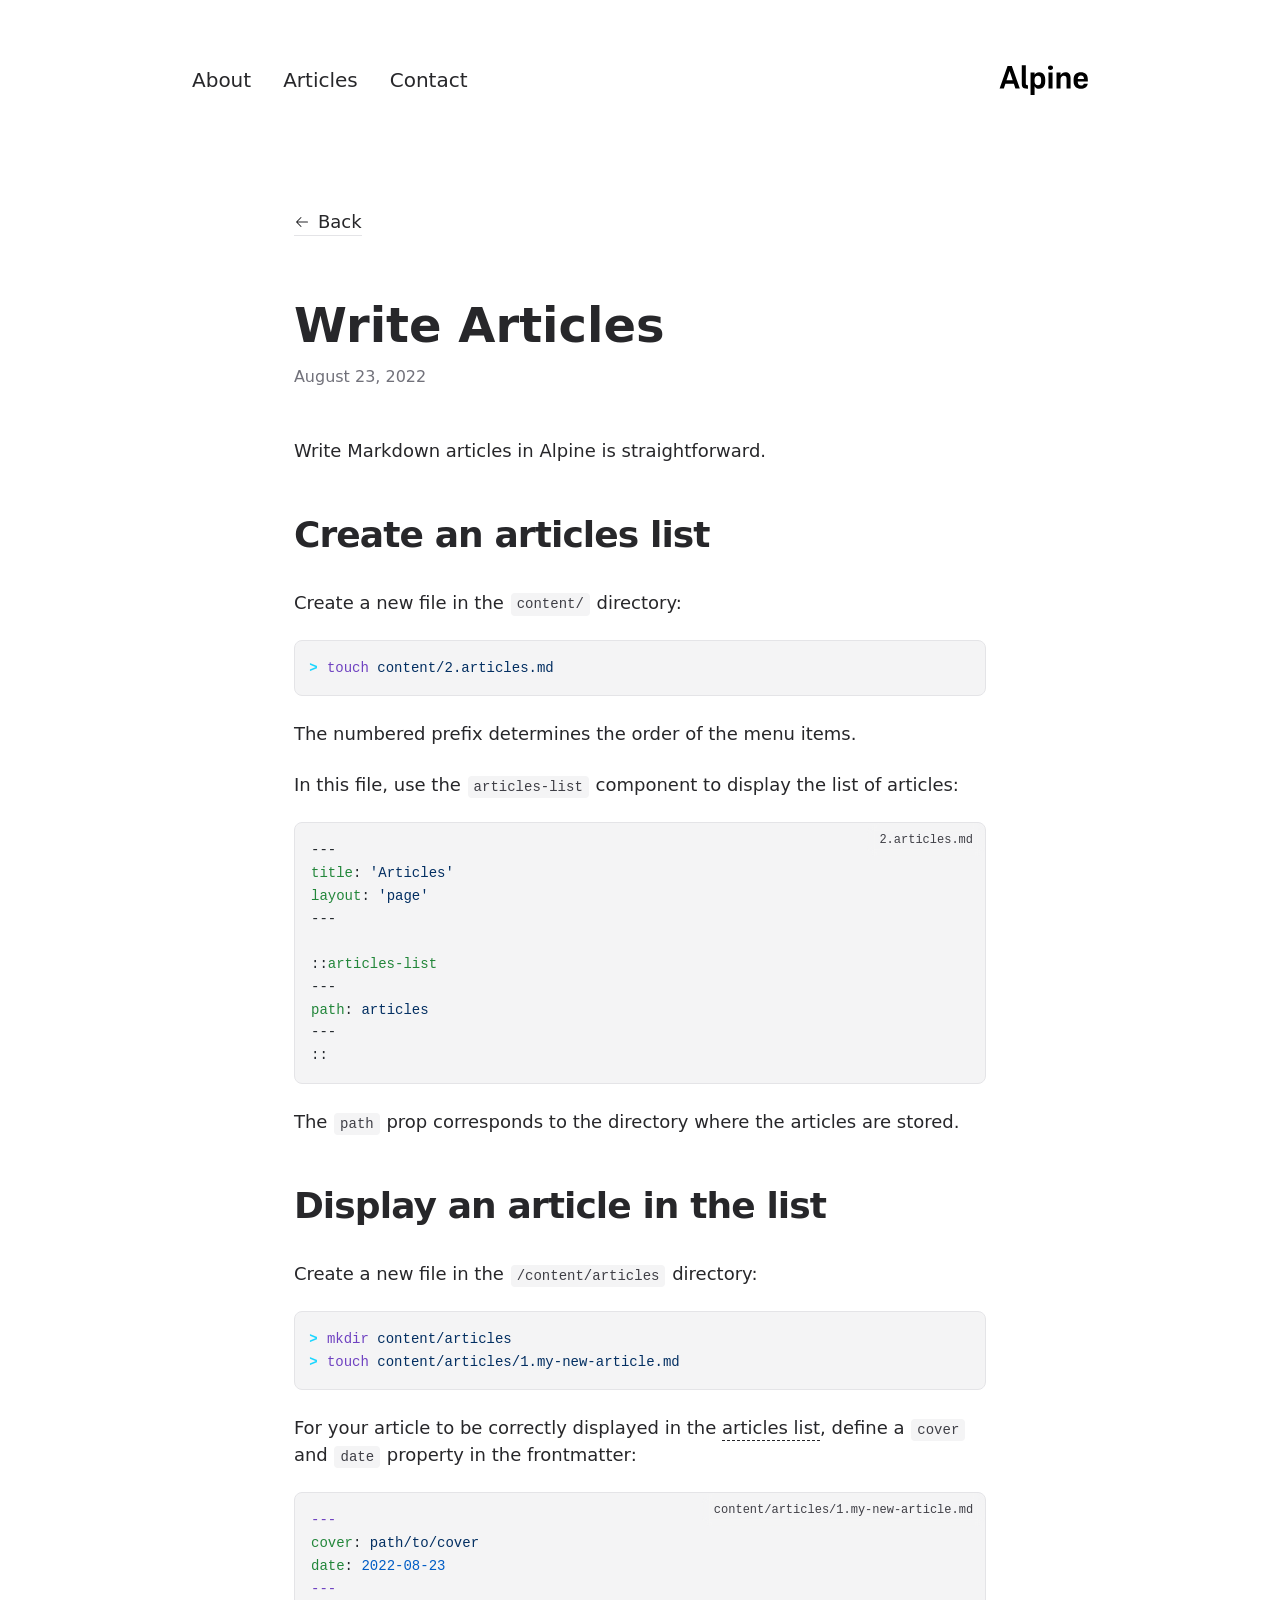
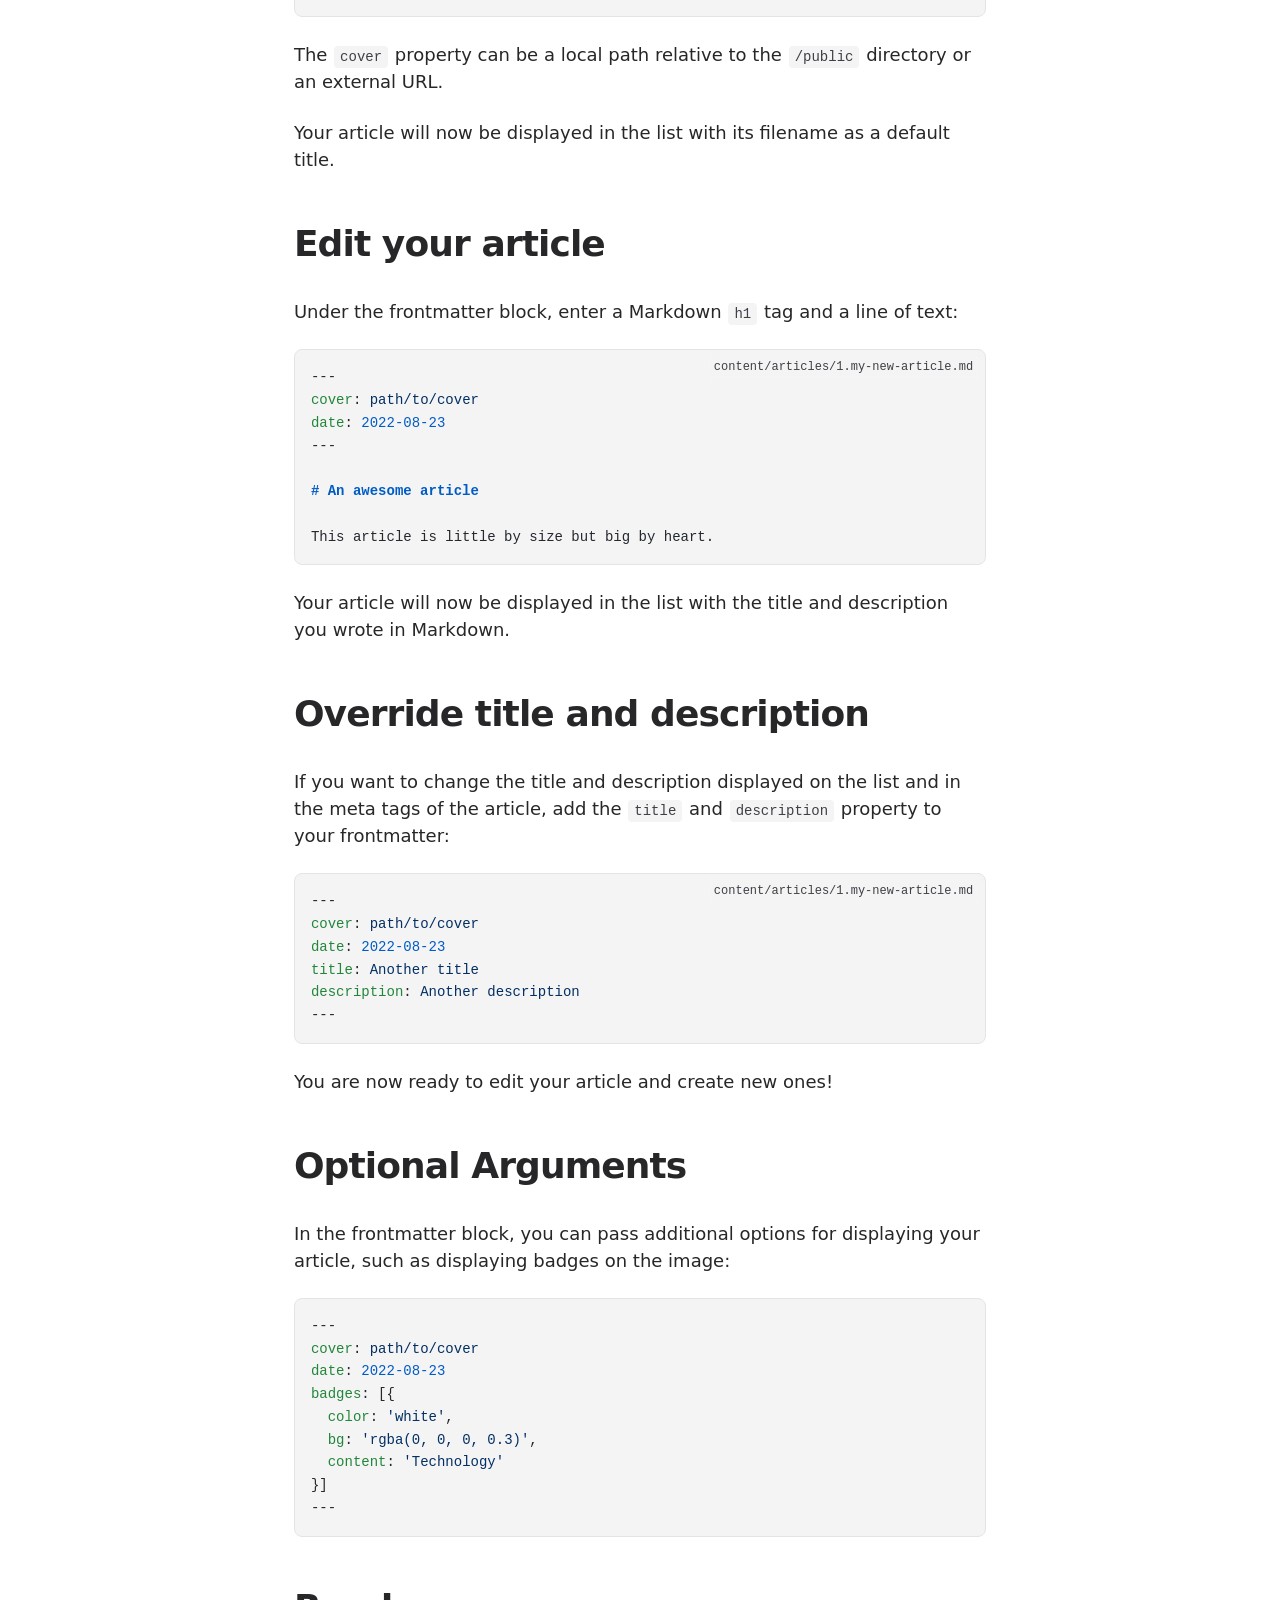
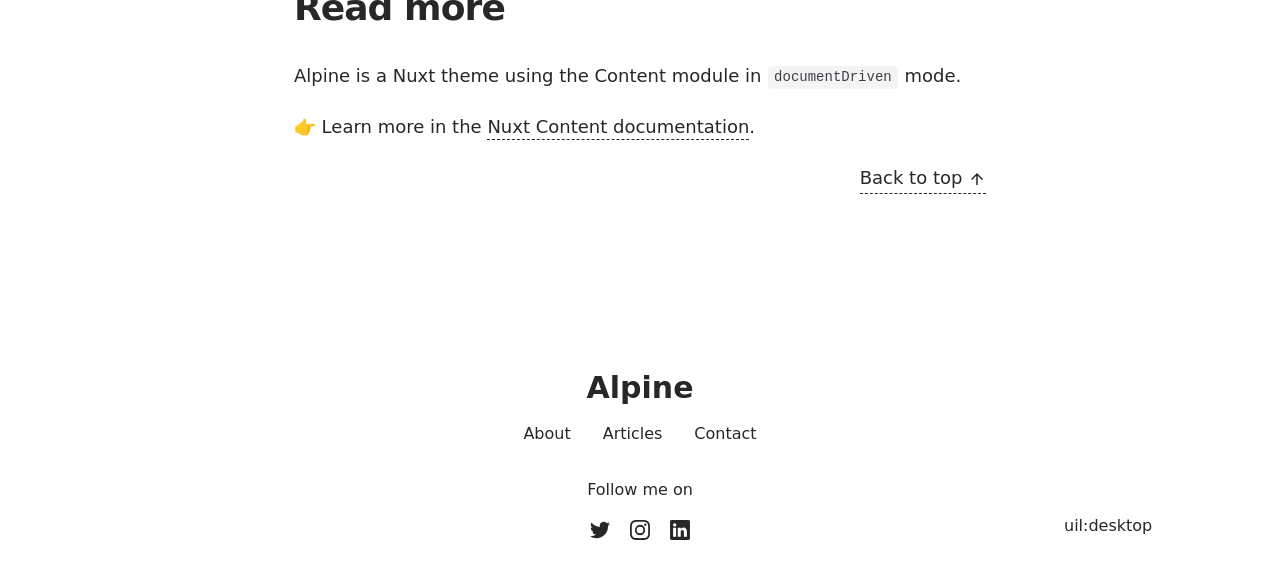
<file: articles/write-articles/index.html>
<!DOCTYPE html>
<html lang="en">
<head><meta charset="utf-8">
<title>Write Articles</title>
<meta name="viewport" content="width=device-width, initial-scale=1">
<meta name="twitter:card" content="summary_large_image">
<meta property="og:image:width" content="400">
<meta property="og:image:height" content="300">
<meta property="og:image:alt" content="An image showcasing my project.">
<meta property="og:title" content="Write Articles">
<meta name="description" content="Writing Markdown articles in Alpine is straightforward.">
<meta property="og:description" content="Writing Markdown articles in Alpine is straightforward.">
<meta property="og:image" content="/articles/write-articles.webp"><link rel="preload" as="fetch" crossorigin="anonymous" href="/articles/write-articles/_payload.json"><style id="pinceau-theme">@media { :root {--pinceau-mq: initial; --alpine-readableLine: 68ch;--alpine-backdrop-backgroundColor: #f4f4f5b3;--prose-code-inline-padding: 0.2rem 0.375rem 0.2rem 0.375rem;--prose-code-block-backdropFilter: contrast(1);--prose-code-block-border-style: solid;--prose-code-block-border-width: 1px;--prose-tbody-tr-borderBottom-style: dashed;--prose-tbody-tr-borderBottom-width: 1px;--prose-th-textAlign: inherit;--prose-thead-borderBottom-style: solid;--prose-thead-borderBottom-width: 1px;--prose-thead-border-style: solid;--prose-thead-border-width: 0px;--prose-table-textAlign: start;--prose-hr-width: 1px;--prose-hr-style: solid;--prose-li-listStylePosition: outside;--prose-ol-li-markerColor: currentColor;--prose-ol-paddingInlineStart: 21px;--prose-ol-listStyleType: decimal;--prose-ul-li-markerColor: currentColor;--prose-ul-paddingInlineStart: 21px;--prose-ul-listStyleType: disc;--prose-blockquote-border-style: solid;--prose-blockquote-border-width: 4px;--prose-blockquote-quotes: '201C' '201D' '2018' '2019';--prose-blockquote-paddingInlineStart: 24px;--prose-a-code-color-hover: currentColor;--prose-a-code-color-static: currentColor;--prose-a-hasCode-borderBottom: none;--prose-a-border-distance: 2px;--prose-a-border-color-hover: currentColor;--prose-a-border-color-static: currentColor;--prose-a-border-style-hover: solid;--prose-a-border-style-static: dashed;--prose-a-border-width: 1px;--prose-a-color-static: inherit;--prose-a-textDecoration: none;--prose-h6-margin: 3rem 0 2rem;--prose-h5-margin: 3rem 0 2rem;--prose-h4-margin: 3rem 0 2rem;--prose-h3-margin: 3rem 0 2rem;--prose-h2-margin: 3rem 0 2rem;--prose-h1-margin: 0 0 2rem;--prose-p-fontSize: 18px;--typography-lead-loose: 2;--typography-lead-relaxed: 1.625;--typography-lead-normal: 1.5;--typography-lead-snug: 1.375;--typography-lead-tight: 1.25;--typography-lead-none: 1;--typography-lead-10: 2.5rem;--typography-lead-9: 2.25rem;--typography-lead-8: 2rem;--typography-lead-7: 1.75rem;--typography-lead-6: 1.5rem;--typography-lead-5: 1.25rem;--typography-lead-4: 1rem;--typography-lead-3: .75rem;--typography-lead-2: .5rem;--typography-lead-1: .025rem;--typography-fontWeight-black: 900;--typography-fontWeight-extrabold: 800;--typography-fontWeight-bold: 700;--typography-fontWeight-semibold: 600;--typography-fontWeight-medium: 500;--typography-fontWeight-normal: 400;--typography-fontWeight-light: 300;--typography-fontWeight-extralight: 200;--typography-fontWeight-thin: 100;--typography-fontSize-9xl: 128px;--typography-fontSize-8xl: 96px;--typography-fontSize-7xl: 72px;--typography-fontSize-6xl: 60px;--typography-fontSize-5xl: 48px;--typography-fontSize-4xl: 36px;--typography-fontSize-3xl: 30px;--typography-fontSize-2xl: 24px;--typography-fontSize-xl: 20px;--typography-fontSize-lg: 18px;--typography-fontSize-base: 16px;--typography-fontSize-sm: 14px;--typography-fontSize-xs: 12px;--typography-letterSpacing-wide: 0.025em;--typography-letterSpacing-tight: -0.025em;--typography-verticalMargin-base: 24px;--typography-verticalMargin-sm: 16px;--elements-border-secondary-hover: [object Object];--elements-backdrop-background: #fffc;--elements-backdrop-filter: saturate(200%) blur(20px);--elements-container-maxWidth: 64rem;--lead-loose: 2;--lead-relaxed: 1.625;--lead-normal: 1.5;--lead-snug: 1.375;--lead-tight: 1.25;--lead-none: 1;--lead-10: 2.5rem;--lead-9: 2.25rem;--lead-8: 2rem;--lead-7: 1.75rem;--lead-6: 1.5rem;--lead-5: 1.25rem;--lead-4: 1rem;--lead-3: .75rem;--lead-2: .5rem;--lead-1: .025rem;--letterSpacing-widest: 0.1em;--letterSpacing-wider: 0.05em;--letterSpacing-wide: 0.025em;--letterSpacing-normal: 0em;--letterSpacing-tight: -0.025em;--letterSpacing-tighter: -0.05em;--fontSize-9xl: 8rem;--fontSize-8xl: 6rem;--fontSize-7xl: 4.5rem;--fontSize-6xl: 3.75rem;--fontSize-5xl: 3rem;--fontSize-4xl: 2.25rem;--fontSize-3xl: 1.875rem;--fontSize-2xl: 1.5rem;--fontSize-xl: 1.25rem;--fontSize-lg: 1.125rem;--fontSize-base: 1rem;--fontSize-sm: 0.875rem;--fontSize-xs: 0.75rem;--fontWeight-black: 900;--fontWeight-extrabold: 800;--fontWeight-bold: 700;--fontWeight-semibold: 600;--fontWeight-medium: 500;--fontWeight-normal: 400;--fontWeight-light: 300;--fontWeight-extralight: 200;--fontWeight-thin: 100;--font-mono: ui-monospace, SFMono-Regular, Menlo, Monaco, Consolas, Liberation Mono, Courier New, monospace;--font-serif: ui-serif, Georgia, Cambria, Times New Roman, Times, serif;--font-sans: ui-sans-serif, system-ui, -apple-system, BlinkMacSystemFont, Segoe UI, Roboto, Helvetica Neue, Arial, Noto Sans, sans-serif, Apple Color Emoji, Segoe UI Emoji, Segoe UI Symbol, Noto Color Emoji;--opacity-total: 1;--opacity-high: 0.8;--opacity-medium: 0.5;--opacity-soft: 0.3;--opacity-light: 0.15;--opacity-bright: 0.1;--opacity-noOpacity: 0;--borderWidth-lg: 3px;--borderWidth-md: 2px;--borderWidth-sm: 1px;--borderWidth-noBorder: 0;--space-rem-875: 0.875rem;--space-rem-625: 0.625rem;--space-rem-375: 0.375rem;--space-rem-125: 0.125rem;--space-px: 1px;--space-128: 32rem;--space-96: 24rem;--space-80: 20rem;--space-72: 18rem;--space-64: 16rem;--space-60: 15rem;--space-56: 14rem;--space-52: 13rem;--space-48: 12rem;--space-44: 11rem;--space-40: 10rem;--space-36: 9rem;--space-32: 8rem;--space-28: 7rem;--space-24: 6rem;--space-20: 5rem;--space-16: 4rem;--space-14: 3.5rem;--space-12: 3rem;--space-11: 2.75rem;--space-10: 2.5rem;--space-9: 2.25rem;--space-8: 2rem;--space-7: 1.75rem;--space-6: 1.5rem;--space-5: 1.25rem;--space-4: 1rem;--space-3: 0.75rem;--space-2: 0.5rem;--space-1: 0.25rem;--space-0: 0px;--size-full: 100%;--size-7xl: 80rem;--size-6xl: 72rem;--size-5xl: 64rem;--size-4xl: 56rem;--size-3xl: 48rem;--size-2xl: 42rem;--size-xl: 36rem;--size-lg: 32rem;--size-md: 28rem;--size-sm: 24rem;--size-xs: 20rem;--size-200: 200px;--size-104: 104px;--size-80: 80px;--size-64: 64px;--size-56: 56px;--size-48: 48px;--size-40: 40px;--size-32: 32px;--size-24: 24px;--size-20: 20px;--size-16: 16px;--size-12: 12px;--size-8: 8px;--size-6: 6px;--size-4: 4px;--size-2: 2px;--size-0: 0px;--radii-full: 9999px;--radii-3xl: 1.75rem;--radii-2xl: 1.5rem;--radii-xl: 1rem;--radii-lg: 0.75rem;--radii-md: 0.5rem;--radii-sm: 0.375rem;--radii-xs: 0.25rem;--radii-2xs: 0.125rem;--radii-none: 0px;--shadow-none: 0px 0px 0px 0px transparent;--shadow-lg: 0px 10px 15px -3px #000000, 0px 4px 6px -4px #000000;--shadow-md: 0px 4px 6px -1px #000000, 0px 2px 4px -2px #000000;--shadow-sm: 0px 1px 3px 0px #000000, 0px 1px 2px -1px #000000;--shadow-xs: 0px 1px 2px 0px #000000;--height-screen: 100vh;--width-screen: 100vw;--color-primary-900: #002e38;--color-primary-800: #005c70;--color-primary-700: #008aa9;--color-primary-600: #00b9e1;--color-primary-500: #1ad6ff;--color-primary-400: #40ddff;--color-primary-300: #66e4ff;--color-primary-200: #8deaff;--color-primary-100: #b3f1ff;--color-primary-50: #d9f8ff;--color-ruby-900: #380011;--color-ruby-800: #700021;--color-ruby-700: #a90032;--color-ruby-600: #e10043;--color-ruby-500: #ff1a5e;--color-ruby-400: #ff4079;--color-ruby-300: #ff6694;--color-ruby-200: #ff8dae;--color-ruby-100: #ffb3c9;--color-ruby-50: #ffd9e4;--color-pink-900: #380025;--color-pink-800: #70004b;--color-pink-700: #a90070;--color-pink-600: #e10095;--color-pink-500: #ff1ab2;--color-pink-400: #ff40bf;--color-pink-300: #ff66cc;--color-pink-200: #ff8dd8;--color-pink-100: #ffb3e5;--color-pink-50: #ffd9f2;--color-purple-900: #190038;--color-purple-800: #330070;--color-purple-700: #4c00a9;--color-purple-600: #6500e1;--color-purple-500: #811aff;--color-purple-400: #9640ff;--color-purple-300: #ab66ff;--color-purple-200: #c08dff;--color-purple-100: #d5b3ff;--color-purple-50: #ead9ff;--color-royalblue-900: #0b0531;--color-royalblue-800: #160a62;--color-royalblue-700: #211093;--color-royalblue-600: #2c15c4;--color-royalblue-500: #4127e8;--color-royalblue-400: #614bec;--color-royalblue-300: #806ff0;--color-royalblue-200: #a093f3;--color-royalblue-100: #c0b7f7;--color-royalblue-50: #dfdbfb;--color-indigoblue-900: #001238;--color-indigoblue-800: #002370;--color-indigoblue-700: #0035a9;--color-indigoblue-600: #0047e1;--color-indigoblue-500: #1a62ff;--color-indigoblue-400: #407cff;--color-indigoblue-300: #6696ff;--color-indigoblue-200: #8db0ff;--color-indigoblue-100: #b3cbff;--color-indigoblue-50: #d9e5ff;--color-blue-900: #002438;--color-blue-800: #004870;--color-blue-700: #006ca9;--color-blue-600: #0090e1;--color-blue-500: #1aadff;--color-blue-400: #40bbff;--color-blue-300: #66c8ff;--color-blue-200: #8dd6ff;--color-blue-100: #b3e4ff;--color-blue-50: #d9f1ff;--color-lightblue-900: #002e38;--color-lightblue-800: #005c70;--color-lightblue-700: #008aa9;--color-lightblue-600: #00b9e1;--color-lightblue-500: #1ad6ff;--color-lightblue-400: #40ddff;--color-lightblue-300: #66e4ff;--color-lightblue-200: #8deaff;--color-lightblue-100: #b3f1ff;--color-lightblue-50: #d9f8ff;--color-teal-900: #062a28;--color-teal-800: #0b544f;--color-teal-700: #117d77;--color-teal-600: #16a79e;--color-teal-500: #1cd1c6;--color-teal-400: #36e4da;--color-teal-300: #5fe9e1;--color-teal-200: #87efe9;--color-teal-100: #aff4f0;--color-teal-50: #d7faf8;--color-pear-900: #2a2b09;--color-pear-800: #545512;--color-pear-700: #7e801b;--color-pear-600: #a8aa24;--color-pear-500: #d0d32f;--color-pear-400: #d8da52;--color-pear-300: #e0e274;--color-pear-200: #e8e997;--color-pear-100: #eff0ba;--color-pear-50: #f7f8dc;--color-red-900: #380300;--color-red-800: #700700;--color-red-700: #a90a00;--color-red-600: #e10e00;--color-red-500: #ff281a;--color-red-400: #ff4c40;--color-red-300: #ff7066;--color-red-200: #ff948d;--color-red-100: #ffb7b3;--color-red-50: #ffdbd9;--color-orange-900: #381800;--color-orange-800: #702f00;--color-orange-700: #a94700;--color-orange-600: #e15e00;--color-orange-500: #ff7a1a;--color-orange-400: #ff9040;--color-orange-300: #ffa666;--color-orange-200: #ffbd8d;--color-orange-100: #ffd3b3;--color-orange-50: #ffe9d9;--color-yellow-900: #362b03;--color-yellow-800: #6d5605;--color-yellow-700: #a38108;--color-yellow-600: #daac0a;--color-yellow-500: #f5c828;--color-yellow-400: #f7d14c;--color-yellow-300: #f8da70;--color-yellow-200: #fae393;--color-yellow-100: #fcedb7;--color-yellow-50: #fdf6db;--color-green-900: #003f25;--color-green-800: #005e38;--color-green-700: #007e4a;--color-green-600: #009d5d;--color-green-500: #00bd6f;--color-green-400: #00dc82;--color-green-300: #30ffaa;--color-green-200: #83ffcc;--color-green-100: #acffdd;--color-green-50: #d6ffee;--color-gray-900: #18181B;--color-gray-800: #27272A;--color-gray-700: #3f3f46;--color-gray-600: #52525B;--color-gray-500: #71717A;--color-gray-400: #a1a1aa;--color-gray-300: #D4d4d8;--color-gray-200: #e4e4e7;--color-gray-100: #f4f4f5;--color-gray-50: #fafafa;--color-black: #0c0c0d;--color-white: #FFFFFF;--media-portrait: only screen and (orientation: portrait);--media-landscape: only screen and (orientation: landscape);--media-rm: (prefers-reduced-motion: reduce);--media-2xl: (min-width: 1536px);--media-xl: (min-width: 1280px);--media-lg: (min-width: 1024px);--media-md: (min-width: 768px);--media-sm: (min-width: 640px);--media-xs: (min-width: 475px);--alpine-body-color: var(--color-gray-800);--alpine-body-backgroundColor: var(--color-white);--prose-code-inline-fontWeight: var(--typography-fontWeight-normal);--prose-code-inline-fontSize: var(--typography-fontSize-sm);--prose-code-inline-borderRadius: var(--radii-xs);--prose-code-block-pre-padding: var(--typography-verticalMargin-sm);--prose-code-block-margin: var(--typography-verticalMargin-base) 0;--prose-code-block-fontSize: var(--typography-fontSize-sm);--prose-tbody-code-inline-fontSize: var(--typography-fontSize-sm);--prose-tbody-td-padding: var(--typography-verticalMargin-sm);--prose-th-fontWeight: var(--typography-fontWeight-semibold);--prose-th-padding: 0 var(--typography-verticalMargin-sm) var(--typography-verticalMargin-sm) var(--typography-verticalMargin-sm);--prose-table-lineHeight: var(--typography-lead-6);--prose-table-fontSize: var(--typography-fontSize-sm);--prose-table-margin: var(--typography-verticalMargin-base) 0;--prose-hr-margin: var(--typography-verticalMargin-base) 0;--prose-li-margin: var(--typography-verticalMargin-sm) 0;--prose-ol-margin: var(--typography-verticalMargin-base) 0;--prose-ul-margin: var(--typography-verticalMargin-base) 0;--prose-blockquote-margin: var(--typography-verticalMargin-base) 0;--prose-a-code-border-style: var(--prose-a-border-style-static);--prose-a-code-border-width: var(--prose-a-border-width);--prose-a-fontWeight: var(--typography-fontWeight-medium);--prose-img-margin: var(--typography-verticalMargin-base) 0;--prose-strong-fontWeight: var(--typography-fontWeight-semibold);--prose-h6-iconSize: var(--typography-fontSize-base);--prose-h6-fontWeight: var(--typography-fontWeight-semibold);--prose-h6-lineHeight: var(--typography-lead-normal);--prose-h6-fontSize: var(--typography-fontSize-lg);--prose-h5-iconSize: var(--typography-fontSize-lg);--prose-h5-fontWeight: var(--typography-fontWeight-semibold);--prose-h5-lineHeight: var(--typography-lead-snug);--prose-h5-fontSize: var(--typography-fontSize-xl);--prose-h4-iconSize: var(--typography-fontSize-lg);--prose-h4-letterSpacing: var(--typography-letterSpacing-tight);--prose-h4-fontWeight: var(--typography-fontWeight-semibold);--prose-h4-lineHeight: var(--typography-lead-snug);--prose-h4-fontSize: var(--typography-fontSize-2xl);--prose-h3-iconSize: var(--typography-fontSize-xl);--prose-h3-letterSpacing: var(--typography-letterSpacing-tight);--prose-h3-fontWeight: var(--typography-fontWeight-semibold);--prose-h3-lineHeight: var(--typography-lead-snug);--prose-h3-fontSize: var(--typography-fontSize-3xl);--prose-h2-iconSize: var(--typography-fontSize-2xl);--prose-h2-letterSpacing: var(--typography-letterSpacing-tight);--prose-h2-fontWeight: var(--typography-fontWeight-semibold);--prose-h2-lineHeight: var(--typography-lead-tight);--prose-h2-fontSize: var(--typography-fontSize-4xl);--prose-h1-iconSize: var(--typography-fontSize-3xl);--prose-h1-letterSpacing: var(--typography-letterSpacing-tight);--prose-h1-fontWeight: var(--typography-fontWeight-bold);--prose-h1-lineHeight: var(--typography-lead-tight);--prose-h1-fontSize: var(--typography-fontSize-5xl);--prose-p-br-margin: var(--typography-verticalMargin-base) 0 0 0;--prose-p-margin: var(--typography-verticalMargin-base) 0;--prose-p-lineHeight: var(--typography-lead-normal);--typography-color-primary-900: var(--color-primary-900);--typography-color-primary-800: var(--color-primary-800);--typography-color-primary-700: var(--color-primary-700);--typography-color-primary-600: var(--color-primary-600);--typography-color-primary-500: var(--color-primary-500);--typography-color-primary-400: var(--color-primary-400);--typography-color-primary-300: var(--color-primary-300);--typography-color-primary-200: var(--color-primary-200);--typography-color-primary-100: var(--color-primary-100);--typography-color-primary-50: var(--color-primary-50);--typography-font-code: var(--font-mono);--typography-font-body: var(--font-sans);--typography-font-display: var(--font-sans);--typography-body-backgroundColor: var(--color-white);--typography-body-color: var(--color-black);--elements-state-danger-borderColor-secondary: var(--color-red-200);--elements-state-danger-borderColor-primary: var(--color-red-100);--elements-state-danger-backgroundColor-secondary: var(--color-red-100);--elements-state-danger-backgroundColor-primary: var(--color-red-50);--elements-state-danger-color-secondary: var(--color-red-600);--elements-state-danger-color-primary: var(--color-red-500);--elements-state-warning-borderColor-secondary: var(--color-yellow-200);--elements-state-warning-borderColor-primary: var(--color-yellow-100);--elements-state-warning-backgroundColor-secondary: var(--color-yellow-100);--elements-state-warning-backgroundColor-primary: var(--color-yellow-50);--elements-state-warning-color-secondary: var(--color-yellow-700);--elements-state-warning-color-primary: var(--color-yellow-600);--elements-state-success-borderColor-secondary: var(--color-green-200);--elements-state-success-borderColor-primary: var(--color-green-100);--elements-state-success-backgroundColor-secondary: var(--color-green-100);--elements-state-success-backgroundColor-primary: var(--color-green-50);--elements-state-success-color-secondary: var(--color-green-600);--elements-state-success-color-primary: var(--color-green-500);--elements-state-info-borderColor-secondary: var(--color-blue-200);--elements-state-info-borderColor-primary: var(--color-blue-100);--elements-state-info-backgroundColor-secondary: var(--color-blue-100);--elements-state-info-backgroundColor-primary: var(--color-blue-50);--elements-state-info-color-secondary: var(--color-blue-600);--elements-state-info-color-primary: var(--color-blue-500);--elements-state-primary-borderColor-secondary: var(--color-primary-200);--elements-state-primary-borderColor-primary: var(--color-primary-100);--elements-state-primary-backgroundColor-secondary: var(--color-primary-100);--elements-state-primary-backgroundColor-primary: var(--color-primary-50);--elements-state-primary-color-secondary: var(--color-primary-700);--elements-state-primary-color-primary: var(--color-primary-600);--elements-surface-secondary-backgroundColor: var(--color-gray-200);--elements-surface-primary-backgroundColor: var(--color-gray-100);--elements-surface-background-base: var(--color-gray-100);--elements-border-secondary-static: var(--color-gray-200);--elements-border-primary-hover: var(--color-gray-200);--elements-border-primary-static: var(--color-gray-100);--elements-container-padding-md: var(--space-16);--elements-container-padding-sm: var(--space-12);--elements-container-padding-xs: var(--space-8);--elements-container-padding-mobile: var(--space-6);--elements-text-secondary-color-hover: var(--color-gray-700);--elements-text-secondary-color-static: var(--color-gray-500);--elements-text-primary-color-static: var(--color-gray-900);--text-6xl-lineHeight: var(--lead-none);--text-6xl-fontSize: var(--fontSize-6xl);--text-5xl-lineHeight: var(--lead-none);--text-5xl-fontSize: var(--fontSize-5xl);--text-4xl-lineHeight: var(--lead-10);--text-4xl-fontSize: var(--fontSize-4xl);--text-3xl-lineHeight: var(--lead-9);--text-3xl-fontSize: var(--fontSize-3xl);--text-2xl-lineHeight: var(--lead-8);--text-2xl-fontSize: var(--fontSize-2xl);--text-xl-lineHeight: var(--lead-7);--text-xl-fontSize: var(--fontSize-xl);--text-lg-lineHeight: var(--lead-7);--text-lg-fontSize: var(--fontSize-lg);--text-base-lineHeight: var(--lead-6);--text-base-fontSize: var(--fontSize-base);--text-sm-lineHeight: var(--lead-5);--text-sm-fontSize: var(--fontSize-sm);--text-xs-lineHeight: var(--lead-4);--text-xs-fontSize: var(--fontSize-xs);--shadow-2xl: 0px 25px 50px -12px var(--color-gray-900);--shadow-xl: 0px 20px 25px -5px var(--color-gray-400), 0px 8px 10px -6px #000000;--color-secondary-900: var(--color-gray-900);--color-secondary-800: var(--color-gray-800);--color-secondary-700: var(--color-gray-700);--color-secondary-600: var(--color-gray-600);--color-secondary-500: var(--color-gray-500);--color-secondary-400: var(--color-gray-400);--color-secondary-300: var(--color-gray-300);--color-secondary-200: var(--color-gray-200);--color-secondary-100: var(--color-gray-100);--color-secondary-50: var(--color-gray-50);--prose-a-code-background-hover: var(--typography-color-primary-50);--prose-a-code-border-color-hover: var(--typography-color-primary-500);--prose-a-color-hover: var(--typography-color-primary-500);--typography-color-secondary-900: var(--color-secondary-900);--typography-color-secondary-800: var(--color-secondary-800);--typography-color-secondary-700: var(--color-secondary-700);--typography-color-secondary-600: var(--color-secondary-600);--typography-color-secondary-500: var(--color-secondary-500);--typography-color-secondary-400: var(--color-secondary-400);--typography-color-secondary-300: var(--color-secondary-300);--typography-color-secondary-200: var(--color-secondary-200);--typography-color-secondary-100: var(--color-secondary-100);--typography-color-secondary-50: var(--color-secondary-50);--prose-code-inline-backgroundColor: var(--typography-color-secondary-100);--prose-code-inline-color: var(--typography-color-secondary-700);--prose-code-block-backgroundColor: var(--typography-color-secondary-100);--prose-code-block-color: var(--typography-color-secondary-700);--prose-code-block-border-color: var(--typography-color-secondary-200);--prose-tbody-tr-borderBottom-color: var(--typography-color-secondary-200);--prose-th-color: var(--typography-color-secondary-600);--prose-thead-borderBottom-color: var(--typography-color-secondary-200);--prose-thead-border-color: var(--typography-color-secondary-300);--prose-hr-color: var(--typography-color-secondary-200);--prose-blockquote-border-color: var(--typography-color-secondary-200);--prose-blockquote-color: var(--typography-color-secondary-500);--prose-a-code-border-color-static: var(--typography-color-secondary-400); } }@media { :root.dark {--pinceau-mq: dark; --alpine-backdrop-backgroundColor: #18181bb3;--prose-code-block-backdropFilter: contrast(1);--prose-ol-li-markerColor: currentColor;--prose-ul-li-markerColor: currentColor;--prose-a-code-color-hover: currentColor;--prose-a-code-color-static: currentColor;--prose-a-border-color-hover: currentColor;--prose-a-border-color-static: currentColor;--prose-a-color-static: inherit;--elements-backdrop-background: #0c0d0ccc;--alpine-body-color: var(--color-gray-200);--alpine-body-backgroundColor: var(--color-black);--typography-body-backgroundColor: var(--color-black);--typography-body-color: var(--color-white);--elements-state-danger-borderColor-secondary: var(--color-red-700);--elements-state-danger-borderColor-primary: var(--color-red-800);--elements-state-danger-backgroundColor-secondary: var(--color-red-800);--elements-state-danger-backgroundColor-primary: var(--color-red-900);--elements-state-danger-color-secondary: var(--color-red-200);--elements-state-danger-color-primary: var(--color-red-300);--elements-state-warning-borderColor-secondary: var(--color-yellow-700);--elements-state-warning-borderColor-primary: var(--color-yellow-800);--elements-state-warning-backgroundColor-secondary: var(--color-yellow-800);--elements-state-warning-backgroundColor-primary: var(--color-yellow-900);--elements-state-warning-color-secondary: var(--color-yellow-200);--elements-state-warning-color-primary: var(--color-yellow-400);--elements-state-success-borderColor-secondary: var(--color-green-700);--elements-state-success-borderColor-primary: var(--color-green-800);--elements-state-success-backgroundColor-secondary: var(--color-green-800);--elements-state-success-backgroundColor-primary: var(--color-green-900);--elements-state-success-color-secondary: var(--color-green-200);--elements-state-success-color-primary: var(--color-green-400);--elements-state-info-borderColor-secondary: var(--color-blue-700);--elements-state-info-borderColor-primary: var(--color-blue-800);--elements-state-info-backgroundColor-secondary: var(--color-blue-800);--elements-state-info-backgroundColor-primary: var(--color-blue-900);--elements-state-info-color-secondary: var(--color-blue-200);--elements-state-info-color-primary: var(--color-blue-400);--elements-state-primary-borderColor-secondary: var(--color-primary-700);--elements-state-primary-borderColor-primary: var(--color-primary-800);--elements-state-primary-backgroundColor-secondary: var(--color-primary-800);--elements-state-primary-backgroundColor-primary: var(--color-primary-900);--elements-state-primary-color-secondary: var(--color-primary-200);--elements-state-primary-color-primary: var(--color-primary-400);--elements-surface-secondary-backgroundColor: var(--color-gray-800);--elements-surface-primary-backgroundColor: var(--color-gray-900);--elements-surface-background-base: var(--color-gray-900);--elements-border-secondary-static: var(--color-gray-800);--elements-border-primary-hover: var(--color-gray-800);--elements-border-primary-static: var(--color-gray-900);--elements-text-secondary-color-hover: var(--color-gray-200);--elements-text-secondary-color-static: var(--color-gray-400);--elements-text-primary-color-static: var(--color-gray-50);--prose-a-code-background-hover: var(--typography-color-primary-900);--prose-a-code-border-color-hover: var(--typography-color-primary-600);--prose-a-color-hover: var(--typography-color-primary-400);--prose-code-inline-backgroundColor: var(--typography-color-secondary-800);--prose-code-inline-color: var(--typography-color-secondary-200);--prose-code-block-backgroundColor: var(--typography-color-secondary-900);--prose-code-block-color: var(--typography-color-secondary-200);--prose-code-block-border-color: var(--typography-color-secondary-800);--prose-tbody-tr-borderBottom-color: var(--typography-color-secondary-800);--prose-th-color: var(--typography-color-secondary-400);--prose-thead-borderBottom-color: var(--typography-color-secondary-800);--prose-thead-border-color: var(--typography-color-secondary-600);--prose-hr-color: var(--typography-color-secondary-800);--prose-blockquote-border-color: var(--typography-color-secondary-700);--prose-blockquote-color: var(--typography-color-secondary-400);--prose-a-code-border-color-static: var(--typography-color-secondary-600); } }</style><style id="pinceau-runtime-hydratable">@media{.phy[--]{--puid:opZi0_-v;}.pv-qGQNs8{max-width:var(--elements-container-maxWidth);padding-left:var(--elements-container-padding-mobile);padding-right:var(--elements-container-padding-mobile);}@media (min-width: 475px){.pv-qGQNs8{padding-left:var(--elements-container-padding-xs);padding-right:var(--elements-container-padding-xs);}}@media (min-width: 640px){.pv-qGQNs8{padding-left:var(--elements-container-padding-sm);padding-right:var(--elements-container-padding-sm);}}@media (min-width: 768px){.pv-qGQNs8{padding-left:var(--elements-container-padding-md);padding-right:var(--elements-container-padding-md);}}} </style><link rel="modulepreload" as="script" crossorigin href="/_nuxt/entry.cf8fc1a3.js"><link rel="preload" as="style" href="/_nuxt/entry.2b709d1c.css"><link rel="modulepreload" as="script" crossorigin href="/_nuxt/NuxtImg.7fc2befa.js"><link rel="modulepreload" as="script" crossorigin href="/_nuxt/document-driven.e22d8758.js"><link rel="modulepreload" as="script" crossorigin href="/_nuxt/DocumentDrivenEmpty.b4748090.js"><link rel="modulepreload" as="script" crossorigin href="/_nuxt/ContentRenderer.895c3431.js"><link rel="modulepreload" as="script" crossorigin href="/_nuxt/ContentRendererMarkdown.b3d2ea41.js"><link rel="modulepreload" as="script" crossorigin href="/_nuxt/DocumentDrivenNotFound.187ea235.js"><link rel="preload" as="style" href="/_nuxt/DocumentDrivenNotFound.aa939160.css"><link rel="modulepreload" as="script" crossorigin href="/_nuxt/article.087f5baf.js"><link rel="preload" as="style" href="/_nuxt/article.06aa1a19.css"><link rel="modulepreload" as="script" crossorigin href="/_nuxt/ProseA.8c92204c.js"><link rel="preload" as="style" href="/_nuxt/ProseA.baee409d.css"><link rel="modulepreload" as="script" crossorigin href="/_nuxt/date.824a539b.js"><link rel="modulepreload" as="script" crossorigin href="/_nuxt/ProseH1.b9677be6.js"><link rel="preload" as="style" href="/_nuxt/ProseH1.6d63403c.css"><link rel="modulepreload" as="script" crossorigin href="/_nuxt/ProseP.2655a55f.js"><link rel="preload" as="style" href="/_nuxt/ProseP.b99f89cd.css"><link rel="modulepreload" as="script" crossorigin href="/_nuxt/ProseCodeInline.2285208e.js"><link rel="preload" as="style" href="/_nuxt/ProseCodeInline.873c7ac7.css"><link rel="modulepreload" as="script" crossorigin href="/_nuxt/ProseCode.1af5ca1e.js"><link rel="preload" as="style" href="/_nuxt/ProseCode.585625f1.css"><link rel="modulepreload" as="script" crossorigin href="/_nuxt/ProseH2.bbd29051.js"><link rel="preload" as="style" href="/_nuxt/ProseH2.3a63b076.css"><link rel="prefetch" as="script" crossorigin href="/_nuxt/default.dd3fa7e0.js"><link rel="prefetch" as="script" crossorigin href="/_nuxt/page.fe3afefc.js"><link rel="prefetch" as="script" crossorigin href="/_nuxt/client-db.38a4fb6f.js"><link rel="prefetch" as="script" crossorigin href="/_nuxt/debug.702d44f5.js"><link rel="prefetch" as="style" href="/_nuxt/useStudio.a92b5f33.css"><link rel="prefetch" as="script" crossorigin href="/_nuxt/useStudio.f524a7e0.js"><link rel="prefetch" as="script" crossorigin href="/_nuxt/asyncData.17ff9b64.js"><link rel="prefetch" as="style" href="/_nuxt/error-404.7cfc0168.css"><link rel="prefetch" as="script" crossorigin href="/_nuxt/error-404.2eb60dc0.js"><link rel="prefetch" as="style" href="/_nuxt/error-500.79c1f0fd.css"><link rel="prefetch" as="script" crossorigin href="/_nuxt/error-500.7f9c1f67.js"><link rel="stylesheet" href="/_nuxt/entry.2b709d1c.css"><link rel="stylesheet" href="/_nuxt/DocumentDrivenNotFound.aa939160.css"><link rel="stylesheet" href="/_nuxt/article.06aa1a19.css"><link rel="stylesheet" href="/_nuxt/ProseA.baee409d.css"><link rel="stylesheet" href="/_nuxt/ProseH1.6d63403c.css"><link rel="stylesheet" href="/_nuxt/ProseP.b99f89cd.css"><link rel="stylesheet" href="/_nuxt/ProseCodeInline.873c7ac7.css"><link rel="stylesheet" href="/_nuxt/ProseCode.585625f1.css"><link rel="stylesheet" href="/_nuxt/ProseH2.3a63b076.css"><script>"use strict";(()=>{const a=window,e=document.documentElement,m=["dark","light"],c=window.localStorage.getItem("nuxt-color-mode")||"system";let n=c==="system"?f():c;const l=e.getAttribute("data-color-mode-forced");l&&(n=l),i(n),a["__NUXT_COLOR_MODE__"]={preference:c,value:n,getColorScheme:f,addColorScheme:i,removeColorScheme:d};function i(o){const t=""+o+"",s="";e.classList?e.classList.add(t):e.className+=" "+t,s&&e.setAttribute("data-"+s,o)}function d(o){const t=""+o+"",s="";e.classList?e.classList.remove(t):e.className=e.className.replace(new RegExp(t,"g"),""),s&&e.removeAttribute("data-"+s)}function r(o){return a.matchMedia("(prefers-color-scheme"+o+")")}function f(){if(a.matchMedia&&r("").media!=="not all"){for(const o of m)if(r(":"+o).matches)return o}return"light"}})();
</script></head>
<body ><div id="__nuxt"><div class="container pv-qGQNs8 pc-opZi0_ app-layout" data-v-93c22c3b data-v-6d327d86><!--[--><div class="nuxt-progress" style="width:0%;height:3px;opacity:0;background-size:Infinity% auto;" data-v-93c22c3b></div><header class="right" data-v-93c22c3b data-v-ebfd1e7c><div class="menu" data-v-ebfd1e7c><button aria-label="Navigation Menu" data-v-ebfd1e7c><svg width="24" height="24" viewBox="0 0 68 68" fill="currentColor" xmlns="http://www.w3.org/2000/svg" data-v-ebfd1e7c><path d="M8 34C8 32.1362 8 31.2044 8.30448 30.4693C8.71046 29.4892 9.48915 28.7105 10.4693 28.3045C11.2044 28 12.1362 28 14 28C15.8638 28 16.7956 28 17.5307 28.3045C18.5108 28.7105 19.2895 29.4892 19.6955 30.4693C20 31.2044 20 32.1362 20 34C20 35.8638 20 36.7956 19.6955 37.5307C19.2895 38.5108 18.5108 39.2895 17.5307 39.6955C16.7956 40 15.8638 40 14 40C12.1362 40 11.2044 40 10.4693 39.6955C9.48915 39.2895 8.71046 38.5108 8.30448 37.5307C8 36.7956 8 35.8638 8 34Z" data-v-ebfd1e7c></path><path d="M28 34C28 32.1362 28 31.2044 28.3045 30.4693C28.7105 29.4892 29.4892 28.7105 30.4693 28.3045C31.2044 28 32.1362 28 34 28C35.8638 28 36.7956 28 37.5307 28.3045C38.5108 28.7105 39.2895 29.4892 39.6955 30.4693C40 31.2044 40 32.1362 40 34C40 35.8638 40 36.7956 39.6955 37.5307C39.2895 38.5108 38.5108 39.2895 37.5307 39.6955C36.7956 40 35.8638 40 34 40C32.1362 40 31.2044 40 30.4693 39.6955C29.4892 39.2895 28.7105 38.5108 28.3045 37.5307C28 36.7956 28 35.8638 28 34Z" data-v-ebfd1e7c></path><path d="M48 34C48 32.1362 48 31.2044 48.3045 30.4693C48.7105 29.4892 49.4892 28.7105 50.4693 28.3045C51.2044 28 52.1362 28 54 28C55.8638 28 56.7956 28 57.5307 28.3045C58.5108 28.7105 59.2895 29.4892 59.6955 30.4693C60 31.2044 60 32.1362 60 34C60 35.8638 60 36.7956 59.6955 37.5307C59.2895 38.5108 58.5108 39.2895 57.5307 39.6955C56.7956 40 55.8638 40 54 40C52.1362 40 51.2044 40 50.4693 39.6955C49.4892 39.2895 48.7105 38.5108 48.3045 37.5307C48 36.7956 48 35.8638 48 34Z" data-v-ebfd1e7c></path></svg></button></div><div class="overlay" data-v-ebfd1e7c><nav data-v-ebfd1e7c data-v-47e45ff0><ul data-v-47e45ff0><!--[--><li data-v-47e45ff0><a href="/" class="" data-v-47e45ff0><span class="underline-fx" data-v-47e45ff0></span> About</a></li><li data-v-47e45ff0><a href="/articles" class="" data-v-47e45ff0><span class="underline-fx" data-v-47e45ff0></span> Articles</a></li><li data-v-47e45ff0><a href="/contact" class="" data-v-47e45ff0><span class="underline-fx" data-v-47e45ff0></span> Contact</a></li><!--]--></ul></nav></div><div class="logo" data-v-ebfd1e7c><a href="/" class="" data-v-ebfd1e7c><img src="/logo-dark.svg" class="dark-img" alt="alpine" width="89" height="31" data-v-ebfd1e7c><img src="/logo.svg" class="light-img" alt="alpine" width="89" height="31" data-v-ebfd1e7c></a></div><div class="main-nav" data-v-ebfd1e7c><nav data-v-ebfd1e7c data-v-47e45ff0><ul data-v-47e45ff0><!--[--><li data-v-47e45ff0><a href="/" class="" data-v-47e45ff0><span class="underline-fx" data-v-47e45ff0></span> About</a></li><li data-v-47e45ff0><a href="/articles" class="" data-v-47e45ff0><span class="underline-fx" data-v-47e45ff0></span> Articles</a></li><li data-v-47e45ff0><a href="/contact" class="" data-v-47e45ff0><span class="underline-fx" data-v-47e45ff0></span> Contact</a></li><!--]--></ul></nav></div></header><!--[--><div class="document-driven-page"><article data-v-f252e39d><a href="/articles" class="back" data-v-f252e39d><svg xmlns="http://www.w3.org/2000/svg" xmlns:xlink="http://www.w3.org/1999/xlink" aria-hidden="true" role="img" class="icon" data-v-f252e39d style="" width="1em" height="1em" viewBox="0 0 256 256" data-v-121c6e7d><path fill="currentColor" d="M224 128a8 8 0 0 1-8 8H59.31l58.35 58.34a8 8 0 0 1-11.32 11.32l-72-72a8 8 0 0 1 0-11.32l72-72a8 8 0 0 1 11.32 11.32L59.31 120H216a8 8 0 0 1 8 8Z"/></svg><span data-v-f252e39d> Back </span></a><header data-v-f252e39d><h1 class="title" data-v-f252e39d>Write Articles</h1><time datetime="2022-08-23T00:00:00.000Z" data-v-f252e39d>August 23, 2022</time></header><div class="prose" data-v-f252e39d><!--[--><div><h1 id="write-articles" data-v-a5759516><a aria-current="page" href="/articles/write-articles#write-articles" class="router-link-active router-link-exact-active" data-v-a5759516><!--[-->Write Articles<!--]--><!----></a></h1><p data-v-63bfa697><!--[-->Write Markdown articles in Alpine is straightforward.<!--]--></p><h2 id="create-an-articles-list" data-v-1daf0210><a aria-current="page" href="/articles/write-articles#create-an-articles-list" class="router-link-active router-link-exact-active" data-v-1daf0210><!--[-->Create an articles list<!--]--><!----></a></h2><p data-v-63bfa697><!--[-->Create a new file in the <code data-v-c81ed8f1><!--[-->content/<!--]--></code> directory:<!--]--></p><div class="highlight-bash prose-code language-bash" meta data-v-bfc7416e><!----><!--[--><pre><code><span class="line" line="1"><span class="ct-762058">touch</span><span class="ct-553616"> </span><span class="ct-952708">content/2.articles.md</span></span></code></pre><!--]--><button class="copy-button" data-v-bfc7416e data-v-75636234><span class="sr-only" data-v-75636234>Copy to clipboard</span><span class="icon-wrapper" data-v-75636234><svg xmlns="http://www.w3.org/2000/svg" xmlns:xlink="http://www.w3.org/1999/xlink" aria-hidden="true" role="img" class="icon" data-v-75636234 style="" width="18px" height="18px" viewBox="0 0 256 256" data-v-121c6e7d><path fill="currentColor" d="M216 32H88a8 8 0 0 0-8 8v40H40a8 8 0 0 0-8 8v128a8 8 0 0 0 8 8h128a8 8 0 0 0 8-8v-40h40a8 8 0 0 0 8-8V40a8 8 0 0 0-8-8Zm-56 176H48V96h112Zm48-48h-32V88a8 8 0 0 0-8-8H96V48h112Z"/></svg></span></button></div><p data-v-63bfa697><!--[-->The numbered prefix determines the order of the menu items.<!--]--></p><p data-v-63bfa697><!--[-->In this file, use the <code data-v-c81ed8f1><!--[-->articles-list<!--]--></code> component to display the list of articles:<!--]--></p><div class="highlight-md prose-code language-md" meta data-v-bfc7416e><span class="filename" data-v-bfc7416e>2.articles.md</span><!--[--><pre><code><span class="line" line="1"><span class="ct-553616">---
</span></span><span class="line" line="2"><span class="ct-914029">title</span><span class="ct-553616">: </span><span class="ct-952708">&#39;Articles&#39;
</span></span><span class="line" line="3"><span class="ct-914029">layout</span><span class="ct-553616">: </span><span class="ct-952708">&#39;page&#39;
</span></span><span class="line" line="4"><span class="ct-553616">---
</span></span><span class="line" line="5"><span>
</span></span><span class="line" line="6"><span class="ct-553616">::</span><span class="ct-914029">articles-list
</span></span><span class="line" line="7"><span class="ct-553616">---
</span></span><span class="line" line="8"><span class="ct-914029">path</span><span class="ct-553616">: </span><span class="ct-952708">articles
</span></span><span class="line" line="9"><span class="ct-553616">---
</span></span><span class="line" line="10"><span class="ct-553616">::</span></span></code></pre><!--]--><button class="copy-button" data-v-bfc7416e data-v-75636234><span class="sr-only" data-v-75636234>Copy to clipboard</span><span class="icon-wrapper" data-v-75636234><svg xmlns="http://www.w3.org/2000/svg" xmlns:xlink="http://www.w3.org/1999/xlink" aria-hidden="true" role="img" class="icon" data-v-75636234 style="" width="18px" height="18px" viewBox="0 0 256 256" data-v-121c6e7d><path fill="currentColor" d="M216 32H88a8 8 0 0 0-8 8v40H40a8 8 0 0 0-8 8v128a8 8 0 0 0 8 8h128a8 8 0 0 0 8-8v-40h40a8 8 0 0 0 8-8V40a8 8 0 0 0-8-8Zm-56 176H48V96h112Zm48-48h-32V88a8 8 0 0 0-8-8H96V48h112Z"/></svg></span></button></div><p data-v-63bfa697><!--[-->The <code data-v-c81ed8f1><!--[-->path<!--]--></code> prop corresponds to the directory where the articles are stored.<!--]--></p><h2 id="display-an-article-in-the-list" data-v-1daf0210><a aria-current="page" href="/articles/write-articles#display-an-article-in-the-list" class="router-link-active router-link-exact-active" data-v-1daf0210><!--[-->Display an article in the list<!--]--><!----></a></h2><p data-v-63bfa697><!--[-->Create a new file in the <code data-v-c81ed8f1><!--[-->/content/articles<!--]--></code> directory:<!--]--></p><div class="highlight-bash prose-code language-bash" meta data-v-bfc7416e><!----><!--[--><pre><code><span class="line" line="1"><span class="ct-762058">mkdir</span><span class="ct-553616"> </span><span class="ct-952708">content/articles
</span></span><span class="line" line="2"><span class="ct-762058">touch</span><span class="ct-553616"> </span><span class="ct-952708">content/articles/1.my-new-article.md</span></span></code></pre><!--]--><button class="copy-button" data-v-bfc7416e data-v-75636234><span class="sr-only" data-v-75636234>Copy to clipboard</span><span class="icon-wrapper" data-v-75636234><svg xmlns="http://www.w3.org/2000/svg" xmlns:xlink="http://www.w3.org/1999/xlink" aria-hidden="true" role="img" class="icon" data-v-75636234 style="" width="18px" height="18px" viewBox="0 0 256 256" data-v-121c6e7d><path fill="currentColor" d="M216 32H88a8 8 0 0 0-8 8v40H40a8 8 0 0 0-8 8v128a8 8 0 0 0 8 8h128a8 8 0 0 0 8-8v-40h40a8 8 0 0 0 8-8V40a8 8 0 0 0-8-8Zm-56 176H48V96h112Zm48-48h-32V88a8 8 0 0 0-8-8H96V48h112Z"/></svg></span></button></div><p data-v-63bfa697><!--[-->For your article to be correctly displayed in the <a href="/articles" class="" data-v-af1c0c3b><!--[-->articles list<!--]--></a>, define a <code data-v-c81ed8f1><!--[-->cover<!--]--></code> and <code data-v-c81ed8f1><!--[-->date<!--]--></code> property in the frontmatter:<!--]--></p><div class="highlight-yaml prose-code language-yaml" meta data-v-bfc7416e><span class="filename" data-v-bfc7416e>content/articles/1.my-new-article.md</span><!--[--><pre><code><span class="line" line="1"><span class="ct-762058">---
</span></span><span class="line" line="2"><span class="ct-914029">cover</span><span class="ct-553616">: </span><span class="ct-952708">path/to/cover
</span></span><span class="line" line="3"><span class="ct-914029">date</span><span class="ct-553616">: </span><span class="ct-617022">2022-08-23
</span></span><span class="line" line="4"><span class="ct-762058">---</span></span></code></pre><!--]--><button class="copy-button" data-v-bfc7416e data-v-75636234><span class="sr-only" data-v-75636234>Copy to clipboard</span><span class="icon-wrapper" data-v-75636234><svg xmlns="http://www.w3.org/2000/svg" xmlns:xlink="http://www.w3.org/1999/xlink" aria-hidden="true" role="img" class="icon" data-v-75636234 style="" width="18px" height="18px" viewBox="0 0 256 256" data-v-121c6e7d><path fill="currentColor" d="M216 32H88a8 8 0 0 0-8 8v40H40a8 8 0 0 0-8 8v128a8 8 0 0 0 8 8h128a8 8 0 0 0 8-8v-40h40a8 8 0 0 0 8-8V40a8 8 0 0 0-8-8Zm-56 176H48V96h112Zm48-48h-32V88a8 8 0 0 0-8-8H96V48h112Z"/></svg></span></button></div><p data-v-63bfa697><!--[-->The <code data-v-c81ed8f1><!--[-->cover<!--]--></code> property can be a local path relative to the <code data-v-c81ed8f1><!--[-->/public<!--]--></code> directory or an external URL.<!--]--></p><p data-v-63bfa697><!--[-->Your article will now be displayed in the list with its filename as a default title.<!--]--></p><h2 id="edit-your-article" data-v-1daf0210><a aria-current="page" href="/articles/write-articles#edit-your-article" class="router-link-active router-link-exact-active" data-v-1daf0210><!--[-->Edit your article<!--]--><!----></a></h2><p data-v-63bfa697><!--[-->Under the frontmatter block, enter a Markdown <code data-v-c81ed8f1><!--[-->h1<!--]--></code> tag and a line of text:<!--]--></p><div class="highlight-md prose-code language-md" meta data-v-bfc7416e><span class="filename" data-v-bfc7416e>content/articles/1.my-new-article.md</span><!--[--><pre><code><span class="line" line="1"><span class="ct-553616">---
</span></span><span class="line" line="2"><span class="ct-914029">cover</span><span class="ct-553616">: </span><span class="ct-952708">path/to/cover
</span></span><span class="line" line="3"><span class="ct-914029">date</span><span class="ct-553616">: </span><span class="ct-617022">2022-08-23
</span></span><span class="line" line="4"><span class="ct-553616">---
</span></span><span class="line" line="5"><span>
</span></span><span class="line" line="6"><span class="ct-558650"># An awesome article
</span></span><span class="line" line="7"><span>
</span></span><span class="line" line="8"><span class="ct-553616">This article is little by size but big by heart.</span></span></code></pre><!--]--><button class="copy-button" data-v-bfc7416e data-v-75636234><span class="sr-only" data-v-75636234>Copy to clipboard</span><span class="icon-wrapper" data-v-75636234><svg xmlns="http://www.w3.org/2000/svg" xmlns:xlink="http://www.w3.org/1999/xlink" aria-hidden="true" role="img" class="icon" data-v-75636234 style="" width="18px" height="18px" viewBox="0 0 256 256" data-v-121c6e7d><path fill="currentColor" d="M216 32H88a8 8 0 0 0-8 8v40H40a8 8 0 0 0-8 8v128a8 8 0 0 0 8 8h128a8 8 0 0 0 8-8v-40h40a8 8 0 0 0 8-8V40a8 8 0 0 0-8-8Zm-56 176H48V96h112Zm48-48h-32V88a8 8 0 0 0-8-8H96V48h112Z"/></svg></span></button></div><p data-v-63bfa697><!--[-->Your article will now be displayed in the list with the title and description you wrote in Markdown.<!--]--></p><h2 id="override-title-and-description" data-v-1daf0210><a aria-current="page" href="/articles/write-articles#override-title-and-description" class="router-link-active router-link-exact-active" data-v-1daf0210><!--[-->Override title and description<!--]--><!----></a></h2><p data-v-63bfa697><!--[-->If you want to change the title and description displayed on the list and in the meta tags of the article, add the <code data-v-c81ed8f1><!--[-->title<!--]--></code> and <code data-v-c81ed8f1><!--[-->description<!--]--></code> property to your frontmatter:<!--]--></p><div class="highlight-md prose-code language-md" meta data-v-bfc7416e><span class="filename" data-v-bfc7416e>content/articles/1.my-new-article.md</span><!--[--><pre><code><span class="line" line="1"><span class="ct-553616">---
</span></span><span class="line" line="2"><span class="ct-914029">cover</span><span class="ct-553616">: </span><span class="ct-952708">path/to/cover
</span></span><span class="line" line="3"><span class="ct-914029">date</span><span class="ct-553616">: </span><span class="ct-617022">2022-08-23
</span></span><span class="line" line="4"><span class="ct-914029">title</span><span class="ct-553616">: </span><span class="ct-952708">Another title
</span></span><span class="line" line="5"><span class="ct-914029">description</span><span class="ct-553616">: </span><span class="ct-952708">Another description
</span></span><span class="line" line="6"><span class="ct-553616">---</span></span></code></pre><!--]--><button class="copy-button" data-v-bfc7416e data-v-75636234><span class="sr-only" data-v-75636234>Copy to clipboard</span><span class="icon-wrapper" data-v-75636234><svg xmlns="http://www.w3.org/2000/svg" xmlns:xlink="http://www.w3.org/1999/xlink" aria-hidden="true" role="img" class="icon" data-v-75636234 style="" width="18px" height="18px" viewBox="0 0 256 256" data-v-121c6e7d><path fill="currentColor" d="M216 32H88a8 8 0 0 0-8 8v40H40a8 8 0 0 0-8 8v128a8 8 0 0 0 8 8h128a8 8 0 0 0 8-8v-40h40a8 8 0 0 0 8-8V40a8 8 0 0 0-8-8Zm-56 176H48V96h112Zm48-48h-32V88a8 8 0 0 0-8-8H96V48h112Z"/></svg></span></button></div><p data-v-63bfa697><!--[-->You are now ready to edit your article and create new ones!<!--]--></p><h2 id="optional-arguments" data-v-1daf0210><a aria-current="page" href="/articles/write-articles#optional-arguments" class="router-link-active router-link-exact-active" data-v-1daf0210><!--[-->Optional Arguments<!--]--><!----></a></h2><p data-v-63bfa697><!--[-->In the frontmatter block, you can pass additional options for displaying your article, such as displaying badges on the image:<!--]--></p><div class="highlight-md prose-code language-md" meta data-v-bfc7416e><!----><!--[--><pre><code><span class="line" line="1"><span class="ct-553616">---
</span></span><span class="line" line="2"><span class="ct-914029">cover</span><span class="ct-553616">: </span><span class="ct-952708">path/to/cover
</span></span><span class="line" line="3"><span class="ct-914029">date</span><span class="ct-553616">: </span><span class="ct-617022">2022-08-23
</span></span><span class="line" line="4"><span class="ct-914029">badges</span><span class="ct-553616">: [{
</span></span><span class="line" line="5"><span class="ct-553616">  </span><span class="ct-914029">color</span><span class="ct-553616">: </span><span class="ct-952708">&#39;white&#39;</span><span class="ct-553616">,
</span></span><span class="line" line="6"><span class="ct-553616">  </span><span class="ct-914029">bg</span><span class="ct-553616">: </span><span class="ct-952708">&#39;rgba(0, 0, 0, 0.3)&#39;</span><span class="ct-553616">,
</span></span><span class="line" line="7"><span class="ct-553616">  </span><span class="ct-914029">content</span><span class="ct-553616">: </span><span class="ct-952708">&#39;Technology&#39;
</span></span><span class="line" line="8"><span class="ct-553616">}]
</span></span><span class="line" line="9"><span class="ct-553616">---</span></span></code></pre><!--]--><button class="copy-button" data-v-bfc7416e data-v-75636234><span class="sr-only" data-v-75636234>Copy to clipboard</span><span class="icon-wrapper" data-v-75636234><svg xmlns="http://www.w3.org/2000/svg" xmlns:xlink="http://www.w3.org/1999/xlink" aria-hidden="true" role="img" class="icon" data-v-75636234 style="" width="18px" height="18px" viewBox="0 0 256 256" data-v-121c6e7d><path fill="currentColor" d="M216 32H88a8 8 0 0 0-8 8v40H40a8 8 0 0 0-8 8v128a8 8 0 0 0 8 8h128a8 8 0 0 0 8-8v-40h40a8 8 0 0 0 8-8V40a8 8 0 0 0-8-8Zm-56 176H48V96h112Zm48-48h-32V88a8 8 0 0 0-8-8H96V48h112Z"/></svg></span></button></div><h2 id="read-more" data-v-1daf0210><a aria-current="page" href="/articles/write-articles#read-more" class="router-link-active router-link-exact-active" data-v-1daf0210><!--[-->Read more<!--]--><!----></a></h2><p data-v-63bfa697><!--[-->Alpine is a Nuxt theme using the Content module in <code data-v-c81ed8f1><!--[-->documentDriven<!--]--></code> mode.<!--]--></p><p data-v-63bfa697><!--[-->👉 Learn more in the <a href="https://content.nuxtjs.org/" rel="nofollow" data-v-af1c0c3b><!--[-->Nuxt Content documentation<!--]--></a>.<!--]--></p><style>.ct-762058{color:#6F42C1;}
.dark .ct-762058{color:#B392F0;}
.ct-553616{color:#24292E;}
.dark .ct-553616{color:#E1E4E8;}
.ct-952708{color:#032F62;}
.dark .ct-952708{color:#9ECBFF;}
.ct-914029{color:#22863A;}
.dark .ct-914029{color:#85E89D;}
.ct-617022{color:#005CC5;}
.dark .ct-617022{color:#79B8FF;}
.ct-558650{color:#005CC5;font-weight:bold;}
.dark .ct-558650{color:#79B8FF;font-weight:bold;}</style></div><!--]--><div class="back-to-top" data-v-f252e39d><a data-v-f252e39d data-v-af1c0c3b><!--[-->Back to top <svg xmlns="http://www.w3.org/2000/svg" xmlns:xlink="http://www.w3.org/1999/xlink" aria-hidden="true" role="img" class="icon" data-v-f252e39d style="" width="1em" height="1em" viewBox="0 0 24 24" data-v-121c6e7d><path fill="currentColor" d="M11 20V7.825l-5.6 5.6L4 12l8-8l8 8l-1.4 1.425l-5.6-5.6V20h-2Z"/></svg><!--]--></a></div></div></article></div><!--]--><footer class="center" data-v-93c22c3b data-v-d63b5c07><a href="https://www.github.com/nuxt-themes/alpine" rel="noopener noreferrer" class="credits" data-v-d63b5c07>Alpine</a><div class="navigation" data-v-d63b5c07><nav data-v-d63b5c07 data-v-47e45ff0><ul data-v-47e45ff0><!--[--><li data-v-47e45ff0><a href="/" class="" data-v-47e45ff0><span class="underline-fx" data-v-47e45ff0></span> About</a></li><li data-v-47e45ff0><a href="/articles" class="" data-v-47e45ff0><span class="underline-fx" data-v-47e45ff0></span> Articles</a></li><li data-v-47e45ff0><a href="/contact" class="" data-v-47e45ff0><span class="underline-fx" data-v-47e45ff0></span> Contact</a></li><!--]--></ul></nav></div><p class="message" data-v-d63b5c07>Follow me on</p><div class="icons" data-v-d63b5c07><div class="social" data-v-d63b5c07><!--[--><a href="https://twitter.com/nuxtlabs" rel="noopener noreferrer" target="_blank" title="nuxtlabs" aria-label="nuxtlabs" data-v-ddf2f94a><svg xmlns="http://www.w3.org/2000/svg" xmlns:xlink="http://www.w3.org/1999/xlink" aria-hidden="true" role="img" class="icon" data-v-ddf2f94a style="" width="1em" height="1em" viewBox="0 0 24 24" data-v-121c6e7d><path fill="currentColor" d="M22 5.8a8.49 8.49 0 0 1-2.36.64a4.13 4.13 0 0 0 1.81-2.27a8.21 8.21 0 0 1-2.61 1a4.1 4.1 0 0 0-7 3.74a11.64 11.64 0 0 1-8.45-4.29a4.16 4.16 0 0 0-.55 2.07a4.09 4.09 0 0 0 1.82 3.41a4.05 4.05 0 0 1-1.86-.51v.05a4.1 4.1 0 0 0 3.3 4a3.93 3.93 0 0 1-1.1.17a4.9 4.9 0 0 1-.77-.07a4.11 4.11 0 0 0 3.83 2.84A8.22 8.22 0 0 1 3 18.34a7.93 7.93 0 0 1-1-.06a11.57 11.57 0 0 0 6.29 1.85A11.59 11.59 0 0 0 20 8.45v-.53a8.43 8.43 0 0 0 2-2.12Z"/></svg></a><a href="https://instagram.com/atinuxt" rel="noopener noreferrer" target="_blank" title="atinuxt" aria-label="atinuxt" data-v-ddf2f94a><svg xmlns="http://www.w3.org/2000/svg" xmlns:xlink="http://www.w3.org/1999/xlink" aria-hidden="true" role="img" class="icon" data-v-ddf2f94a style="" width="1em" height="1em" viewBox="0 0 24 24" data-v-121c6e7d><path fill="currentColor" d="M17.34 5.46a1.2 1.2 0 1 0 1.2 1.2a1.2 1.2 0 0 0-1.2-1.2Zm4.6 2.42a7.59 7.59 0 0 0-.46-2.43a4.94 4.94 0 0 0-1.16-1.77a4.7 4.7 0 0 0-1.77-1.15a7.3 7.3 0 0 0-2.43-.47C15.06 2 14.72 2 12 2s-3.06 0-4.12.06a7.3 7.3 0 0 0-2.43.47a4.78 4.78 0 0 0-1.77 1.15a4.7 4.7 0 0 0-1.15 1.77a7.3 7.3 0 0 0-.47 2.43C2 8.94 2 9.28 2 12s0 3.06.06 4.12a7.3 7.3 0 0 0 .47 2.43a4.7 4.7 0 0 0 1.15 1.77a4.78 4.78 0 0 0 1.77 1.15a7.3 7.3 0 0 0 2.43.47C8.94 22 9.28 22 12 22s3.06 0 4.12-.06a7.3 7.3 0 0 0 2.43-.47a4.7 4.7 0 0 0 1.77-1.15a4.85 4.85 0 0 0 1.16-1.77a7.59 7.59 0 0 0 .46-2.43c0-1.06.06-1.4.06-4.12s0-3.06-.06-4.12ZM20.14 16a5.61 5.61 0 0 1-.34 1.86a3.06 3.06 0 0 1-.75 1.15a3.19 3.19 0 0 1-1.15.75a5.61 5.61 0 0 1-1.86.34c-1 .05-1.37.06-4 .06s-3 0-4-.06a5.73 5.73 0 0 1-1.94-.3a3.27 3.27 0 0 1-1.1-.75a3 3 0 0 1-.74-1.15a5.54 5.54 0 0 1-.4-1.9c0-1-.06-1.37-.06-4s0-3 .06-4a5.54 5.54 0 0 1 .35-1.9A3 3 0 0 1 5 5a3.14 3.14 0 0 1 1.1-.8A5.73 5.73 0 0 1 8 3.86c1 0 1.37-.06 4-.06s3 0 4 .06a5.61 5.61 0 0 1 1.86.34a3.06 3.06 0 0 1 1.19.8a3.06 3.06 0 0 1 .75 1.1a5.61 5.61 0 0 1 .34 1.9c.05 1 .06 1.37.06 4s-.01 3-.06 4ZM12 6.87A5.13 5.13 0 1 0 17.14 12A5.12 5.12 0 0 0 12 6.87Zm0 8.46A3.33 3.33 0 1 1 15.33 12A3.33 3.33 0 0 1 12 15.33Z"/></svg></a><a href="https://www.linkedin.com/company/nuxtlabs" rel="noopener noreferrer" target="_blank" title="LinkedIn" aria-label="LinkedIn" data-v-ddf2f94a><svg xmlns="http://www.w3.org/2000/svg" xmlns:xlink="http://www.w3.org/1999/xlink" aria-hidden="true" role="img" class="icon" data-v-ddf2f94a style="" width="1em" height="1em" viewBox="0 0 24 24" data-v-121c6e7d><path fill="currentColor" d="M20.47 2H3.53a1.45 1.45 0 0 0-1.47 1.43v17.14A1.45 1.45 0 0 0 3.53 22h16.94a1.45 1.45 0 0 0 1.47-1.43V3.43A1.45 1.45 0 0 0 20.47 2ZM8.09 18.74h-3v-9h3ZM6.59 8.48a1.56 1.56 0 1 1 0-3.12a1.57 1.57 0 1 1 0 3.12Zm12.32 10.26h-3v-4.83c0-1.21-.43-2-1.52-2A1.65 1.65 0 0 0 12.85 13a2 2 0 0 0-.1.73v5h-3v-9h3V11a3 3 0 0 1 2.71-1.5c2 0 3.45 1.29 3.45 4.06Z"/></svg></a><!--]--></div><div class="color-mode-switch" data-v-d63b5c07><button aria-label="Color Mode" data-v-d63b5c07 data-v-693a1e33><span data-v-693a1e33></span></button></div></div></footer><!--]--></div></div><script type="application/json" id="__NUXT_DATA__" data-ssr="true" data-src="/articles/write-articles/_payload.json">[{"state":1,"_errors":917,"serverRendered":882,"path":7,"prerenderedAt":-1},["Reactive",2],{"$sdd-pages":3,"$sdd-surrounds":856,"$sdd-globals":878,"$scolor-mode":880,"$sdd-navigation":883,"$sicons":901},["ShallowRef",4],["ShallowReactive",5],{"/articles/write-articles":6},{"_path":7,"_dir":8,"_draft":9,"_partial":9,"_locale":10,"_empty":9,"title":11,"description":12,"cover":13,"date":14,"layout":15,"body":16,"_type":853,"_id":854,"_source":782,"_file":855,"_extension":115},"/articles/write-articles","articles",false,"","Write Articles","Writing Markdown articles in Alpine is straightforward.","/articles/write-articles.webp","2022-08-23T00:00:00.000Z","article",{"type":17,"children":18,"toc":845},"root",[19,27,33,40,53,92,97,109,242,253,259,269,313,341,402,419,424,430,441,527,532,538,555,642,647,653,658,807,813,825,840],{"type":20,"tag":21,"props":22,"children":24},"element","h1",{"id":23},"write-articles",[25],{"type":26,"value":11},"text",{"type":20,"tag":28,"props":29,"children":30},"p",{},[31],{"type":26,"value":32},"Write Markdown articles in Alpine is straightforward.",{"type":20,"tag":34,"props":35,"children":37},"h2",{"id":36},"create-an-articles-list",[38],{"type":26,"value":39},"Create an articles list",{"type":20,"tag":28,"props":41,"children":42},{},[43,45,51],{"type":26,"value":44},"Create a new file in the ",{"type":20,"tag":46,"props":47,"children":48},"code-inline",{},[49],{"type":26,"value":50},"content/",{"type":26,"value":52}," directory:",{"type":20,"tag":54,"props":55,"children":60},"code",{"className":56,"code":58,"language":59,"meta":10},[57],"language-bash","touch content/2.articles.md\n","bash",[61],{"type":20,"tag":62,"props":63,"children":64},"pre",{},[65],{"type":20,"tag":54,"props":66,"children":67},{"__ignoreMap":10},[68],{"type":20,"tag":69,"props":70,"children":73},"span",{"class":71,"line":72},"line",1,[74,80,86],{"type":20,"tag":69,"props":75,"children":77},{"class":76},"ct-762058",[78],{"type":26,"value":79},"touch",{"type":20,"tag":69,"props":81,"children":83},{"class":82},"ct-553616",[84],{"type":26,"value":85}," ",{"type":20,"tag":69,"props":87,"children":89},{"class":88},"ct-952708",[90],{"type":26,"value":91},"content/2.articles.md",{"type":20,"tag":28,"props":93,"children":94},{},[95],{"type":26,"value":96},"The numbered prefix determines the order of the menu items.",{"type":20,"tag":28,"props":98,"children":99},{},[100,102,107],{"type":26,"value":101},"In this file, use the ",{"type":20,"tag":46,"props":103,"children":104},{},[105],{"type":26,"value":106},"articles-list",{"type":26,"value":108}," component to display the list of articles:",{"type":20,"tag":54,"props":110,"children":116},{"className":111,"code":113,"filename":114,"language":115,"meta":10},[112],"language-md","---\ntitle: 'Articles'\nlayout: 'page'\n---\n\n::articles-list\n---\npath: articles\n---\n::\n\n","2.articles.md","md",[117],{"type":20,"tag":62,"props":118,"children":119},{},[120],{"type":20,"tag":54,"props":121,"children":122},{"__ignoreMap":10},[123,131,151,169,177,186,200,208,226,234],{"type":20,"tag":69,"props":124,"children":125},{"class":71,"line":72},[126],{"type":20,"tag":69,"props":127,"children":128},{"class":82},[129],{"type":26,"value":130},"---\n",{"type":20,"tag":69,"props":132,"children":134},{"class":71,"line":133},2,[135,141,146],{"type":20,"tag":69,"props":136,"children":138},{"class":137},"ct-914029",[139],{"type":26,"value":140},"title",{"type":20,"tag":69,"props":142,"children":143},{"class":82},[144],{"type":26,"value":145},": ",{"type":20,"tag":69,"props":147,"children":148},{"class":88},[149],{"type":26,"value":150},"'Articles'\n",{"type":20,"tag":69,"props":152,"children":154},{"class":71,"line":153},3,[155,160,164],{"type":20,"tag":69,"props":156,"children":157},{"class":137},[158],{"type":26,"value":159},"layout",{"type":20,"tag":69,"props":161,"children":162},{"class":82},[163],{"type":26,"value":145},{"type":20,"tag":69,"props":165,"children":166},{"class":88},[167],{"type":26,"value":168},"'page'\n",{"type":20,"tag":69,"props":170,"children":172},{"class":71,"line":171},4,[173],{"type":20,"tag":69,"props":174,"children":175},{"class":82},[176],{"type":26,"value":130},{"type":20,"tag":69,"props":178,"children":180},{"class":71,"line":179},5,[181],{"type":20,"tag":69,"props":182,"children":183},{},[184],{"type":26,"value":185},"\n",{"type":20,"tag":69,"props":187,"children":189},{"class":71,"line":188},6,[190,195],{"type":20,"tag":69,"props":191,"children":192},{"class":82},[193],{"type":26,"value":194},"::",{"type":20,"tag":69,"props":196,"children":197},{"class":137},[198],{"type":26,"value":199},"articles-list\n",{"type":20,"tag":69,"props":201,"children":203},{"class":71,"line":202},7,[204],{"type":20,"tag":69,"props":205,"children":206},{"class":82},[207],{"type":26,"value":130},{"type":20,"tag":69,"props":209,"children":211},{"class":71,"line":210},8,[212,217,221],{"type":20,"tag":69,"props":213,"children":214},{"class":137},[215],{"type":26,"value":216},"path",{"type":20,"tag":69,"props":218,"children":219},{"class":82},[220],{"type":26,"value":145},{"type":20,"tag":69,"props":222,"children":223},{"class":88},[224],{"type":26,"value":225},"articles\n",{"type":20,"tag":69,"props":227,"children":229},{"class":71,"line":228},9,[230],{"type":20,"tag":69,"props":231,"children":232},{"class":82},[233],{"type":26,"value":130},{"type":20,"tag":69,"props":235,"children":237},{"class":71,"line":236},10,[238],{"type":20,"tag":69,"props":239,"children":240},{"class":82},[241],{"type":26,"value":194},{"type":20,"tag":28,"props":243,"children":244},{},[245,247,251],{"type":26,"value":246},"The ",{"type":20,"tag":46,"props":248,"children":249},{},[250],{"type":26,"value":216},{"type":26,"value":252}," prop corresponds to the directory where the articles are stored.",{"type":20,"tag":34,"props":254,"children":256},{"id":255},"display-an-article-in-the-list",[257],{"type":26,"value":258},"Display an article in the list",{"type":20,"tag":28,"props":260,"children":261},{},[262,263,268],{"type":26,"value":44},{"type":20,"tag":46,"props":264,"children":265},{},[266],{"type":26,"value":267},"/content/articles",{"type":26,"value":52},{"type":20,"tag":54,"props":270,"children":273},{"className":271,"code":272,"language":59,"meta":10},[57],"mkdir content/articles\ntouch content/articles/1.my-new-article.md\n",[274],{"type":20,"tag":62,"props":275,"children":276},{},[277],{"type":20,"tag":54,"props":278,"children":279},{"__ignoreMap":10},[280,297],{"type":20,"tag":69,"props":281,"children":282},{"class":71,"line":72},[283,288,292],{"type":20,"tag":69,"props":284,"children":285},{"class":76},[286],{"type":26,"value":287},"mkdir",{"type":20,"tag":69,"props":289,"children":290},{"class":82},[291],{"type":26,"value":85},{"type":20,"tag":69,"props":293,"children":294},{"class":88},[295],{"type":26,"value":296},"content/articles\n",{"type":20,"tag":69,"props":298,"children":299},{"class":71,"line":133},[300,304,308],{"type":20,"tag":69,"props":301,"children":302},{"class":76},[303],{"type":26,"value":79},{"type":20,"tag":69,"props":305,"children":306},{"class":82},[307],{"type":26,"value":85},{"type":20,"tag":69,"props":309,"children":310},{"class":88},[311],{"type":26,"value":312},"content/articles/1.my-new-article.md",{"type":20,"tag":28,"props":314,"children":315},{},[316,318,325,327,332,334,339],{"type":26,"value":317},"For your article to be correctly displayed in the ",{"type":20,"tag":319,"props":320,"children":322},"a",{"href":321},"/articles",[323],{"type":26,"value":324},"articles list",{"type":26,"value":326},", define a ",{"type":20,"tag":46,"props":328,"children":329},{},[330],{"type":26,"value":331},"cover",{"type":26,"value":333}," and ",{"type":20,"tag":46,"props":335,"children":336},{},[337],{"type":26,"value":338},"date",{"type":26,"value":340}," property in the frontmatter:",{"type":20,"tag":54,"props":342,"children":347},{"className":343,"code":345,"filename":312,"language":346,"meta":10},[344],"language-yaml","---\ncover: path/to/cover\ndate: 2022-08-23\n---\n","yaml",[348],{"type":20,"tag":62,"props":349,"children":350},{},[351],{"type":20,"tag":54,"props":352,"children":353},{"__ignoreMap":10},[354,361,377,394],{"type":20,"tag":69,"props":355,"children":356},{"class":71,"line":72},[357],{"type":20,"tag":69,"props":358,"children":359},{"class":76},[360],{"type":26,"value":130},{"type":20,"tag":69,"props":362,"children":363},{"class":71,"line":133},[364,368,372],{"type":20,"tag":69,"props":365,"children":366},{"class":137},[367],{"type":26,"value":331},{"type":20,"tag":69,"props":369,"children":370},{"class":82},[371],{"type":26,"value":145},{"type":20,"tag":69,"props":373,"children":374},{"class":88},[375],{"type":26,"value":376},"path/to/cover\n",{"type":20,"tag":69,"props":378,"children":379},{"class":71,"line":153},[380,384,388],{"type":20,"tag":69,"props":381,"children":382},{"class":137},[383],{"type":26,"value":338},{"type":20,"tag":69,"props":385,"children":386},{"class":82},[387],{"type":26,"value":145},{"type":20,"tag":69,"props":389,"children":391},{"class":390},"ct-617022",[392],{"type":26,"value":393},"2022-08-23\n",{"type":20,"tag":69,"props":395,"children":396},{"class":71,"line":171},[397],{"type":20,"tag":69,"props":398,"children":399},{"class":76},[400],{"type":26,"value":401},"---",{"type":20,"tag":28,"props":403,"children":404},{},[405,406,410,412,417],{"type":26,"value":246},{"type":20,"tag":46,"props":407,"children":408},{},[409],{"type":26,"value":331},{"type":26,"value":411}," property can be a local path relative to the ",{"type":20,"tag":46,"props":413,"children":414},{},[415],{"type":26,"value":416},"/public",{"type":26,"value":418}," directory or an external URL.",{"type":20,"tag":28,"props":420,"children":421},{},[422],{"type":26,"value":423},"Your article will now be displayed in the list with its filename as a default title.",{"type":20,"tag":34,"props":425,"children":427},{"id":426},"edit-your-article",[428],{"type":26,"value":429},"Edit your article",{"type":20,"tag":28,"props":431,"children":432},{},[433,435,439],{"type":26,"value":434},"Under the frontmatter block, enter a Markdown ",{"type":20,"tag":46,"props":436,"children":437},{},[438],{"type":26,"value":21},{"type":26,"value":440}," tag and a line of text:",{"type":20,"tag":54,"props":442,"children":445},{"className":443,"code":444,"filename":312,"language":115,"meta":10},[112],"---\ncover: path/to/cover\ndate: 2022-08-23\n---\n\n# An awesome article\n\nThis article is little by size but big by heart.\n",[446],{"type":20,"tag":62,"props":447,"children":448},{},[449],{"type":20,"tag":54,"props":450,"children":451},{"__ignoreMap":10},[452,459,474,489,496,503,512,519],{"type":20,"tag":69,"props":453,"children":454},{"class":71,"line":72},[455],{"type":20,"tag":69,"props":456,"children":457},{"class":82},[458],{"type":26,"value":130},{"type":20,"tag":69,"props":460,"children":461},{"class":71,"line":133},[462,466,470],{"type":20,"tag":69,"props":463,"children":464},{"class":137},[465],{"type":26,"value":331},{"type":20,"tag":69,"props":467,"children":468},{"class":82},[469],{"type":26,"value":145},{"type":20,"tag":69,"props":471,"children":472},{"class":88},[473],{"type":26,"value":376},{"type":20,"tag":69,"props":475,"children":476},{"class":71,"line":153},[477,481,485],{"type":20,"tag":69,"props":478,"children":479},{"class":137},[480],{"type":26,"value":338},{"type":20,"tag":69,"props":482,"children":483},{"class":82},[484],{"type":26,"value":145},{"type":20,"tag":69,"props":486,"children":487},{"class":390},[488],{"type":26,"value":393},{"type":20,"tag":69,"props":490,"children":491},{"class":71,"line":171},[492],{"type":20,"tag":69,"props":493,"children":494},{"class":82},[495],{"type":26,"value":130},{"type":20,"tag":69,"props":497,"children":498},{"class":71,"line":179},[499],{"type":20,"tag":69,"props":500,"children":501},{},[502],{"type":26,"value":185},{"type":20,"tag":69,"props":504,"children":505},{"class":71,"line":188},[506],{"type":20,"tag":69,"props":507,"children":509},{"class":508},"ct-558650",[510],{"type":26,"value":511},"# An awesome article\n",{"type":20,"tag":69,"props":513,"children":514},{"class":71,"line":202},[515],{"type":20,"tag":69,"props":516,"children":517},{},[518],{"type":26,"value":185},{"type":20,"tag":69,"props":520,"children":521},{"class":71,"line":210},[522],{"type":20,"tag":69,"props":523,"children":524},{"class":82},[525],{"type":26,"value":526},"This article is little by size but big by heart.",{"type":20,"tag":28,"props":528,"children":529},{},[530],{"type":26,"value":531},"Your article will now be displayed in the list with the title and description you wrote in Markdown.",{"type":20,"tag":34,"props":533,"children":535},{"id":534},"override-title-and-description",[536],{"type":26,"value":537},"Override title and description",{"type":20,"tag":28,"props":539,"children":540},{},[541,543,547,548,553],{"type":26,"value":542},"If you want to change the title and description displayed on the list and in the meta tags of the article, add the ",{"type":20,"tag":46,"props":544,"children":545},{},[546],{"type":26,"value":140},{"type":26,"value":333},{"type":20,"tag":46,"props":549,"children":550},{},[551],{"type":26,"value":552},"description",{"type":26,"value":554}," property to your frontmatter:",{"type":20,"tag":54,"props":556,"children":559},{"className":557,"code":558,"filename":312,"language":115,"meta":10},[112],"---\ncover: path/to/cover\ndate: 2022-08-23\ntitle: Another title\ndescription: Another description\n---\n",[560],{"type":20,"tag":62,"props":561,"children":562},{},[563],{"type":20,"tag":54,"props":564,"children":565},{"__ignoreMap":10},[566,573,588,603,619,635],{"type":20,"tag":69,"props":567,"children":568},{"class":71,"line":72},[569],{"type":20,"tag":69,"props":570,"children":571},{"class":82},[572],{"type":26,"value":130},{"type":20,"tag":69,"props":574,"children":575},{"class":71,"line":133},[576,580,584],{"type":20,"tag":69,"props":577,"children":578},{"class":137},[579],{"type":26,"value":331},{"type":20,"tag":69,"props":581,"children":582},{"class":82},[583],{"type":26,"value":145},{"type":20,"tag":69,"props":585,"children":586},{"class":88},[587],{"type":26,"value":376},{"type":20,"tag":69,"props":589,"children":590},{"class":71,"line":153},[591,595,599],{"type":20,"tag":69,"props":592,"children":593},{"class":137},[594],{"type":26,"value":338},{"type":20,"tag":69,"props":596,"children":597},{"class":82},[598],{"type":26,"value":145},{"type":20,"tag":69,"props":600,"children":601},{"class":390},[602],{"type":26,"value":393},{"type":20,"tag":69,"props":604,"children":605},{"class":71,"line":171},[606,610,614],{"type":20,"tag":69,"props":607,"children":608},{"class":137},[609],{"type":26,"value":140},{"type":20,"tag":69,"props":611,"children":612},{"class":82},[613],{"type":26,"value":145},{"type":20,"tag":69,"props":615,"children":616},{"class":88},[617],{"type":26,"value":618},"Another title\n",{"type":20,"tag":69,"props":620,"children":621},{"class":71,"line":179},[622,626,630],{"type":20,"tag":69,"props":623,"children":624},{"class":137},[625],{"type":26,"value":552},{"type":20,"tag":69,"props":627,"children":628},{"class":82},[629],{"type":26,"value":145},{"type":20,"tag":69,"props":631,"children":632},{"class":88},[633],{"type":26,"value":634},"Another description\n",{"type":20,"tag":69,"props":636,"children":637},{"class":71,"line":188},[638],{"type":20,"tag":69,"props":639,"children":640},{"class":82},[641],{"type":26,"value":401},{"type":20,"tag":28,"props":643,"children":644},{},[645],{"type":26,"value":646},"You are now ready to edit your article and create new ones!",{"type":20,"tag":34,"props":648,"children":650},{"id":649},"optional-arguments",[651],{"type":26,"value":652},"Optional Arguments",{"type":20,"tag":28,"props":654,"children":655},{},[656],{"type":26,"value":657},"In the frontmatter block, you can pass additional options for displaying your article, such as displaying badges on the image:",{"type":20,"tag":54,"props":659,"children":662},{"className":660,"code":661,"language":115,"meta":10},[112],"---\ncover: path/to/cover\ndate: 2022-08-23\nbadges: [{\n  color: 'white',\n  bg: 'rgba(0, 0, 0, 0.3)',\n  content: 'Technology'\n}]\n---\n",[663],{"type":20,"tag":62,"props":664,"children":665},{},[666],{"type":20,"tag":54,"props":667,"children":668},{"__ignoreMap":10},[669,676,691,706,719,746,771,792,800],{"type":20,"tag":69,"props":670,"children":671},{"class":71,"line":72},[672],{"type":20,"tag":69,"props":673,"children":674},{"class":82},[675],{"type":26,"value":130},{"type":20,"tag":69,"props":677,"children":678},{"class":71,"line":133},[679,683,687],{"type":20,"tag":69,"props":680,"children":681},{"class":137},[682],{"type":26,"value":331},{"type":20,"tag":69,"props":684,"children":685},{"class":82},[686],{"type":26,"value":145},{"type":20,"tag":69,"props":688,"children":689},{"class":88},[690],{"type":26,"value":376},{"type":20,"tag":69,"props":692,"children":693},{"class":71,"line":153},[694,698,702],{"type":20,"tag":69,"props":695,"children":696},{"class":137},[697],{"type":26,"value":338},{"type":20,"tag":69,"props":699,"children":700},{"class":82},[701],{"type":26,"value":145},{"type":20,"tag":69,"props":703,"children":704},{"class":390},[705],{"type":26,"value":393},{"type":20,"tag":69,"props":707,"children":708},{"class":71,"line":171},[709,714],{"type":20,"tag":69,"props":710,"children":711},{"class":137},[712],{"type":26,"value":713},"badges",{"type":20,"tag":69,"props":715,"children":716},{"class":82},[717],{"type":26,"value":718},": [{\n",{"type":20,"tag":69,"props":720,"children":721},{"class":71,"line":179},[722,727,732,736,741],{"type":20,"tag":69,"props":723,"children":724},{"class":82},[725],{"type":26,"value":726},"  ",{"type":20,"tag":69,"props":728,"children":729},{"class":137},[730],{"type":26,"value":731},"color",{"type":20,"tag":69,"props":733,"children":734},{"class":82},[735],{"type":26,"value":145},{"type":20,"tag":69,"props":737,"children":738},{"class":88},[739],{"type":26,"value":740},"'white'",{"type":20,"tag":69,"props":742,"children":743},{"class":82},[744],{"type":26,"value":745},",\n",{"type":20,"tag":69,"props":747,"children":748},{"class":71,"line":188},[749,753,758,762,767],{"type":20,"tag":69,"props":750,"children":751},{"class":82},[752],{"type":26,"value":726},{"type":20,"tag":69,"props":754,"children":755},{"class":137},[756],{"type":26,"value":757},"bg",{"type":20,"tag":69,"props":759,"children":760},{"class":82},[761],{"type":26,"value":145},{"type":20,"tag":69,"props":763,"children":764},{"class":88},[765],{"type":26,"value":766},"'rgba(0, 0, 0, 0.3)'",{"type":20,"tag":69,"props":768,"children":769},{"class":82},[770],{"type":26,"value":745},{"type":20,"tag":69,"props":772,"children":773},{"class":71,"line":202},[774,778,783,787],{"type":20,"tag":69,"props":775,"children":776},{"class":82},[777],{"type":26,"value":726},{"type":20,"tag":69,"props":779,"children":780},{"class":137},[781],{"type":26,"value":782},"content",{"type":20,"tag":69,"props":784,"children":785},{"class":82},[786],{"type":26,"value":145},{"type":20,"tag":69,"props":788,"children":789},{"class":88},[790],{"type":26,"value":791},"'Technology'\n",{"type":20,"tag":69,"props":793,"children":794},{"class":71,"line":210},[795],{"type":20,"tag":69,"props":796,"children":797},{"class":82},[798],{"type":26,"value":799},"}]\n",{"type":20,"tag":69,"props":801,"children":802},{"class":71,"line":228},[803],{"type":20,"tag":69,"props":804,"children":805},{"class":82},[806],{"type":26,"value":401},{"type":20,"tag":34,"props":808,"children":810},{"id":809},"read-more",[811],{"type":26,"value":812},"Read more",{"type":20,"tag":28,"props":814,"children":815},{},[816,818,823],{"type":26,"value":817},"Alpine is a Nuxt theme using the Content module in ",{"type":20,"tag":46,"props":819,"children":820},{},[821],{"type":26,"value":822},"documentDriven",{"type":26,"value":824}," mode.",{"type":20,"tag":28,"props":826,"children":827},{},[828,830,838],{"type":26,"value":829},"👉 Learn more in the ",{"type":20,"tag":319,"props":831,"children":835},{"href":832,"rel":833},"https://content.nuxtjs.org/",[834],"nofollow",[836],{"type":26,"value":837},"Nuxt Content documentation",{"type":26,"value":839},".",{"type":20,"tag":841,"children":842},"style",[843],{"type":26,"value":844},".ct-762058{color:#6F42C1;}\n.dark .ct-762058{color:#B392F0;}\n.ct-553616{color:#24292E;}\n.dark .ct-553616{color:#E1E4E8;}\n.ct-952708{color:#032F62;}\n.dark .ct-952708{color:#9ECBFF;}\n.ct-914029{color:#22863A;}\n.dark .ct-914029{color:#85E89D;}\n.ct-617022{color:#005CC5;}\n.dark .ct-617022{color:#79B8FF;}\n.ct-558650{color:#005CC5;font-weight:bold;}\n.dark .ct-558650{color:#79B8FF;font-weight:bold;}",{"title":10,"searchDepth":133,"depth":133,"links":846},[847,848,849,850,851,852],{"id":36,"depth":133,"text":39},{"id":255,"depth":133,"text":258},{"id":426,"depth":133,"text":429},{"id":534,"depth":133,"text":537},{"id":649,"depth":133,"text":652},{"id":809,"depth":133,"text":812},"markdown","content:articles:3.write-articles.md","articles/3.write-articles.md",["ShallowRef",857],["ShallowReactive",858],{"/articles/write-articles":859},[860,871],{"_path":861,"_dir":8,"_draft":9,"_partial":9,"_locale":10,"_empty":9,"title":862,"description":863,"cover":864,"author":865,"date":14,"layout":15,"_type":853,"_id":869,"_source":782,"_file":870,"_extension":115},"/articles/configure","Configure Alpine","Learn how to configure Alpine with the app.config.ts file.","/articles/configure-alpine.webp",{"name":866,"avatarUrl":867,"link":868},"Clément Ollivier","https://pbs.twimg.com/profile_images/1370286658432724996/ZMSDzzIi_400x400.jpg","https://twitter.com/clemcodes","content:articles:2.configure.md","articles/2.configure.md",{"_path":872,"_dir":8,"_draft":9,"_partial":9,"_locale":10,"_empty":9,"title":873,"description":874,"cover":875,"date":14,"layout":15,"_type":853,"_id":876,"_source":782,"_file":877,"_extension":115},"/articles/design-tokens","Customize Alpine","Leverage the tokens.config.ts to give your identity to Alpine.","/articles/design-tokens.webp","content:articles:4.design-tokens.md","articles/4.design-tokens.md",["ShallowRef",879],{},{"preference":881,"value":881,"unknown":882,"forced":9},"system",true,[884,888,898],{"title":885,"_path":886,"layout":887},"About","/","default",{"title":889,"_path":321,"children":890,"layout":897},"Articles",[891,894,895,896],{"title":892,"_path":893,"layout":15},"Get started with Alpine","/articles/get-started",{"title":862,"_path":861,"layout":15},{"title":11,"_path":7,"layout":15},{"title":873,"_path":872,"layout":15},"page",{"title":899,"_path":900,"layout":887},"Contact","/contact",{"uil:twitter":902,"uil:instagram":906,"uil:linkedin":908,"ph:arrow-left":910,"material-symbols:arrow-upward":913,"ph:copy":915},{"left":903,"top":903,"width":904,"height":904,"rotate":903,"vFlip":9,"hFlip":9,"body":905},0,24,"\u003Cpath fill=\"currentColor\" d=\"M22 5.8a8.49 8.49 0 0 1-2.36.64a4.13 4.13 0 0 0 1.81-2.27a8.21 8.21 0 0 1-2.61 1a4.1 4.1 0 0 0-7 3.74a11.64 11.64 0 0 1-8.45-4.29a4.16 4.16 0 0 0-.55 2.07a4.09 4.09 0 0 0 1.82 3.41a4.05 4.05 0 0 1-1.86-.51v.05a4.1 4.1 0 0 0 3.3 4a3.93 3.93 0 0 1-1.1.17a4.9 4.9 0 0 1-.77-.07a4.11 4.11 0 0 0 3.83 2.84A8.22 8.22 0 0 1 3 18.34a7.93 7.93 0 0 1-1-.06a11.57 11.57 0 0 0 6.29 1.85A11.59 11.59 0 0 0 20 8.45v-.53a8.43 8.43 0 0 0 2-2.12Z\"/>",{"left":903,"top":903,"width":904,"height":904,"rotate":903,"vFlip":9,"hFlip":9,"body":907},"\u003Cpath fill=\"currentColor\" d=\"M17.34 5.46a1.2 1.2 0 1 0 1.2 1.2a1.2 1.2 0 0 0-1.2-1.2Zm4.6 2.42a7.59 7.59 0 0 0-.46-2.43a4.94 4.94 0 0 0-1.16-1.77a4.7 4.7 0 0 0-1.77-1.15a7.3 7.3 0 0 0-2.43-.47C15.06 2 14.72 2 12 2s-3.06 0-4.12.06a7.3 7.3 0 0 0-2.43.47a4.78 4.78 0 0 0-1.77 1.15a4.7 4.7 0 0 0-1.15 1.77a7.3 7.3 0 0 0-.47 2.43C2 8.94 2 9.28 2 12s0 3.06.06 4.12a7.3 7.3 0 0 0 .47 2.43a4.7 4.7 0 0 0 1.15 1.77a4.78 4.78 0 0 0 1.77 1.15a7.3 7.3 0 0 0 2.43.47C8.94 22 9.28 22 12 22s3.06 0 4.12-.06a7.3 7.3 0 0 0 2.43-.47a4.7 4.7 0 0 0 1.77-1.15a4.85 4.85 0 0 0 1.16-1.77a7.59 7.59 0 0 0 .46-2.43c0-1.06.06-1.4.06-4.12s0-3.06-.06-4.12ZM20.14 16a5.61 5.61 0 0 1-.34 1.86a3.06 3.06 0 0 1-.75 1.15a3.19 3.19 0 0 1-1.15.75a5.61 5.61 0 0 1-1.86.34c-1 .05-1.37.06-4 .06s-3 0-4-.06a5.73 5.73 0 0 1-1.94-.3a3.27 3.27 0 0 1-1.1-.75a3 3 0 0 1-.74-1.15a5.54 5.54 0 0 1-.4-1.9c0-1-.06-1.37-.06-4s0-3 .06-4a5.54 5.54 0 0 1 .35-1.9A3 3 0 0 1 5 5a3.14 3.14 0 0 1 1.1-.8A5.73 5.73 0 0 1 8 3.86c1 0 1.37-.06 4-.06s3 0 4 .06a5.61 5.61 0 0 1 1.86.34a3.06 3.06 0 0 1 1.19.8a3.06 3.06 0 0 1 .75 1.1a5.61 5.61 0 0 1 .34 1.9c.05 1 .06 1.37.06 4s-.01 3-.06 4ZM12 6.87A5.13 5.13 0 1 0 17.14 12A5.12 5.12 0 0 0 12 6.87Zm0 8.46A3.33 3.33 0 1 1 15.33 12A3.33 3.33 0 0 1 12 15.33Z\"/>",{"left":903,"top":903,"width":904,"height":904,"rotate":903,"vFlip":9,"hFlip":9,"body":909},"\u003Cpath fill=\"currentColor\" d=\"M20.47 2H3.53a1.45 1.45 0 0 0-1.47 1.43v17.14A1.45 1.45 0 0 0 3.53 22h16.94a1.45 1.45 0 0 0 1.47-1.43V3.43A1.45 1.45 0 0 0 20.47 2ZM8.09 18.74h-3v-9h3ZM6.59 8.48a1.56 1.56 0 1 1 0-3.12a1.57 1.57 0 1 1 0 3.12Zm12.32 10.26h-3v-4.83c0-1.21-.43-2-1.52-2A1.65 1.65 0 0 0 12.85 13a2 2 0 0 0-.1.73v5h-3v-9h3V11a3 3 0 0 1 2.71-1.5c2 0 3.45 1.29 3.45 4.06Z\"/>",{"left":903,"top":903,"width":911,"height":911,"rotate":903,"vFlip":9,"hFlip":9,"body":912},256,"\u003Cpath fill=\"currentColor\" d=\"M224 128a8 8 0 0 1-8 8H59.31l58.35 58.34a8 8 0 0 1-11.32 11.32l-72-72a8 8 0 0 1 0-11.32l72-72a8 8 0 0 1 11.32 11.32L59.31 120H216a8 8 0 0 1 8 8Z\"/>",{"left":903,"top":903,"width":904,"height":904,"rotate":903,"vFlip":9,"hFlip":9,"body":914},"\u003Cpath fill=\"currentColor\" d=\"M11 20V7.825l-5.6 5.6L4 12l8-8l8 8l-1.4 1.425l-5.6-5.6V20h-2Z\"/>",{"left":903,"top":903,"width":911,"height":911,"rotate":903,"vFlip":9,"hFlip":9,"body":916},"\u003Cpath fill=\"currentColor\" d=\"M216 32H88a8 8 0 0 0-8 8v40H40a8 8 0 0 0-8 8v128a8 8 0 0 0 8 8h128a8 8 0 0 0 8-8v-40h40a8 8 0 0 0 8-8V40a8 8 0 0 0-8-8Zm-56 176H48V96h112Zm48-48h-32V88a8 8 0 0 0-8-8H96V48h112Z\"/>",["Reactive",918],{}]</script><script>window.__NUXT__={};window.__NUXT__.config={public:{FORMSPREE_URL:"",plausible:{hashMode:false,trackLocalhost:false,domain:"",apiHost:"https://plausible.io",autoPageviews:true,autoOutboundTracking:false},studio:{apiURL:"https://api.nuxt.studio"},content:{locales:[],defaultLocale:"",integrity:1690582404867,experimental:{stripQueryParameters:false,clientDB:false},respectPathCase:false,api:{baseURL:"/api/_content"},navigation:{fields:["navTitle","layout"]},tags:{p:"prose-p",a:"prose-a",blockquote:"prose-blockquote","code-inline":"prose-code-inline",code:"prose-code",em:"prose-em",h1:"prose-h1",h2:"prose-h2",h3:"prose-h3",h4:"prose-h4",h5:"prose-h5",h6:"prose-h6",hr:"prose-hr",img:"prose-img",ul:"prose-ul",ol:"prose-ol",li:"prose-li",strong:"prose-strong",table:"prose-table",thead:"prose-thead",tbody:"prose-tbody",td:"prose-td",th:"prose-th",tr:"prose-tr"},highlight:{theme:{default:"github-light",dark:"github-dark"},preload:["json","js","ts","html","css","vue","diff","shell","markdown","yaml","bash","ini","c","cpp"]},wsUrl:"",documentDriven:{page:true,navigation:true,surround:true,globals:{},layoutFallbacks:["theme"],injectPage:true},host:"",trailingSlash:false,anchorLinks:{depth:4,exclude:[1]}}},app:{baseURL:"/",buildAssetsDir:"/_nuxt/",cdnURL:""}}</script><script type="module" src="/_nuxt/entry.cf8fc1a3.js" crossorigin></script></body>
</html>
</file>
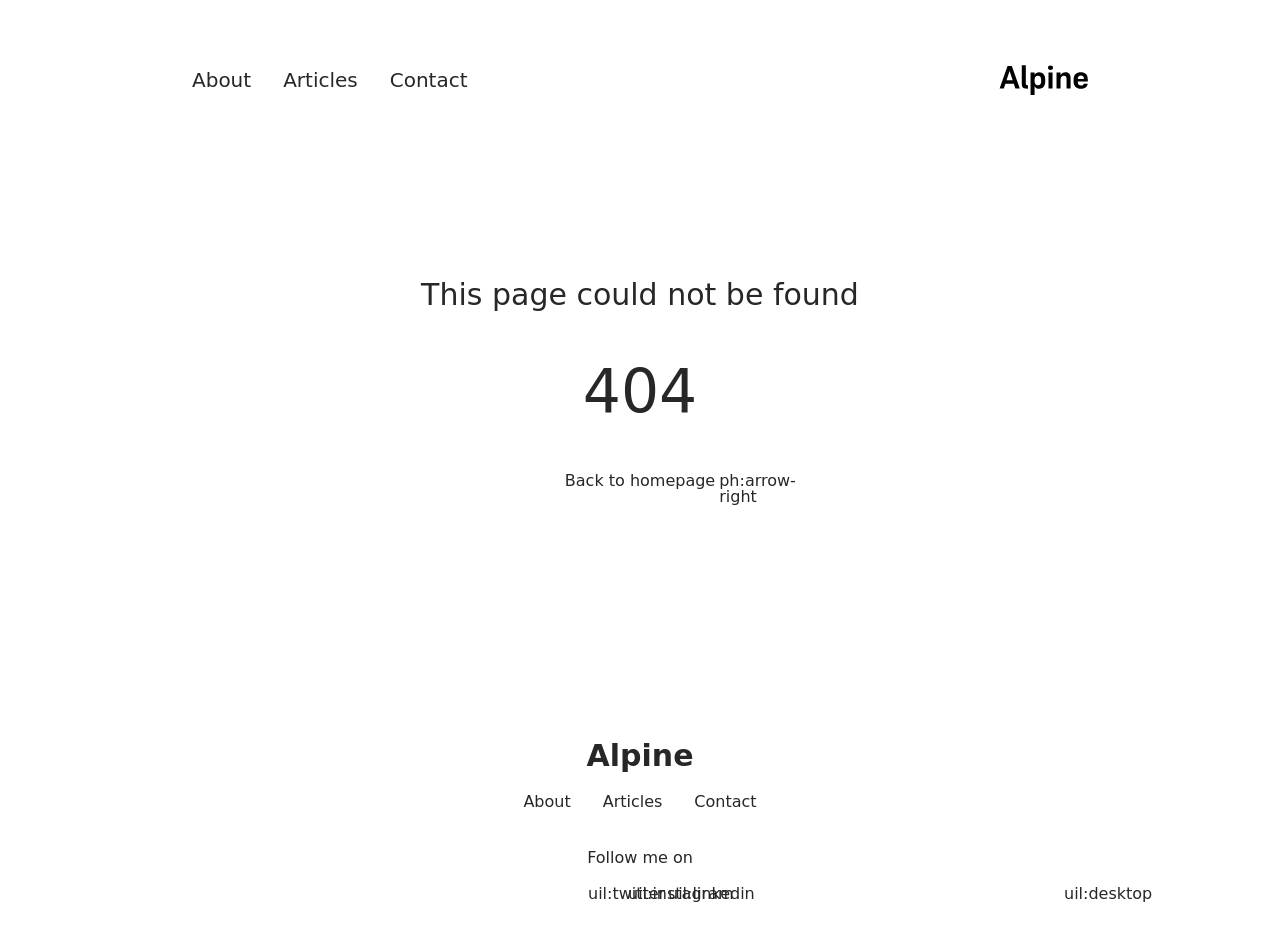
<file: 200.html>
<!DOCTYPE html>
<html lang="en">
<head><meta charset="utf-8">
<meta name="viewport" content="width=device-width, initial-scale=1"><link rel="modulepreload" as="script" crossorigin href="/_nuxt/entry.cf8fc1a3.js"><link rel="preload" as="style" href="/_nuxt/entry.2b709d1c.css"><link rel="prefetch" as="style" href="/_nuxt/article.06aa1a19.css"><link rel="prefetch" as="style" href="/_nuxt/ProseA.baee409d.css"><link rel="prefetch" as="script" crossorigin href="/_nuxt/article.087f5baf.js"><link rel="prefetch" as="script" crossorigin href="/_nuxt/ProseA.8c92204c.js"><link rel="prefetch" as="script" crossorigin href="/_nuxt/date.824a539b.js"><link rel="prefetch" as="script" crossorigin href="/_nuxt/default.dd3fa7e0.js"><link rel="prefetch" as="script" crossorigin href="/_nuxt/page.fe3afefc.js"><link rel="prefetch" as="script" crossorigin href="/_nuxt/client-db.38a4fb6f.js"><link rel="prefetch" as="script" crossorigin href="/_nuxt/debug.702d44f5.js"><link rel="prefetch" as="style" href="/_nuxt/useStudio.a92b5f33.css"><link rel="prefetch" as="script" crossorigin href="/_nuxt/useStudio.f524a7e0.js"><link rel="prefetch" as="script" crossorigin href="/_nuxt/asyncData.17ff9b64.js"><link rel="prefetch" as="style" href="/_nuxt/error-404.7cfc0168.css"><link rel="prefetch" as="script" crossorigin href="/_nuxt/error-404.2eb60dc0.js"><link rel="prefetch" as="style" href="/_nuxt/error-500.79c1f0fd.css"><link rel="prefetch" as="script" crossorigin href="/_nuxt/error-500.7f9c1f67.js"><style id="pinceau-theme">@media { :root {--pinceau-mq: initial; --alpine-readableLine: 68ch;--alpine-backdrop-backgroundColor: #f4f4f5b3;--prose-code-inline-padding: 0.2rem 0.375rem 0.2rem 0.375rem;--prose-code-block-backdropFilter: contrast(1);--prose-code-block-border-style: solid;--prose-code-block-border-width: 1px;--prose-tbody-tr-borderBottom-style: dashed;--prose-tbody-tr-borderBottom-width: 1px;--prose-th-textAlign: inherit;--prose-thead-borderBottom-style: solid;--prose-thead-borderBottom-width: 1px;--prose-thead-border-style: solid;--prose-thead-border-width: 0px;--prose-table-textAlign: start;--prose-hr-width: 1px;--prose-hr-style: solid;--prose-li-listStylePosition: outside;--prose-ol-li-markerColor: currentColor;--prose-ol-paddingInlineStart: 21px;--prose-ol-listStyleType: decimal;--prose-ul-li-markerColor: currentColor;--prose-ul-paddingInlineStart: 21px;--prose-ul-listStyleType: disc;--prose-blockquote-border-style: solid;--prose-blockquote-border-width: 4px;--prose-blockquote-quotes: '201C' '201D' '2018' '2019';--prose-blockquote-paddingInlineStart: 24px;--prose-a-code-color-hover: currentColor;--prose-a-code-color-static: currentColor;--prose-a-hasCode-borderBottom: none;--prose-a-border-distance: 2px;--prose-a-border-color-hover: currentColor;--prose-a-border-color-static: currentColor;--prose-a-border-style-hover: solid;--prose-a-border-style-static: dashed;--prose-a-border-width: 1px;--prose-a-color-static: inherit;--prose-a-textDecoration: none;--prose-h6-margin: 3rem 0 2rem;--prose-h5-margin: 3rem 0 2rem;--prose-h4-margin: 3rem 0 2rem;--prose-h3-margin: 3rem 0 2rem;--prose-h2-margin: 3rem 0 2rem;--prose-h1-margin: 0 0 2rem;--prose-p-fontSize: 18px;--typography-lead-loose: 2;--typography-lead-relaxed: 1.625;--typography-lead-normal: 1.5;--typography-lead-snug: 1.375;--typography-lead-tight: 1.25;--typography-lead-none: 1;--typography-lead-10: 2.5rem;--typography-lead-9: 2.25rem;--typography-lead-8: 2rem;--typography-lead-7: 1.75rem;--typography-lead-6: 1.5rem;--typography-lead-5: 1.25rem;--typography-lead-4: 1rem;--typography-lead-3: .75rem;--typography-lead-2: .5rem;--typography-lead-1: .025rem;--typography-fontWeight-black: 900;--typography-fontWeight-extrabold: 800;--typography-fontWeight-bold: 700;--typography-fontWeight-semibold: 600;--typography-fontWeight-medium: 500;--typography-fontWeight-normal: 400;--typography-fontWeight-light: 300;--typography-fontWeight-extralight: 200;--typography-fontWeight-thin: 100;--typography-fontSize-9xl: 128px;--typography-fontSize-8xl: 96px;--typography-fontSize-7xl: 72px;--typography-fontSize-6xl: 60px;--typography-fontSize-5xl: 48px;--typography-fontSize-4xl: 36px;--typography-fontSize-3xl: 30px;--typography-fontSize-2xl: 24px;--typography-fontSize-xl: 20px;--typography-fontSize-lg: 18px;--typography-fontSize-base: 16px;--typography-fontSize-sm: 14px;--typography-fontSize-xs: 12px;--typography-letterSpacing-wide: 0.025em;--typography-letterSpacing-tight: -0.025em;--typography-verticalMargin-base: 24px;--typography-verticalMargin-sm: 16px;--elements-border-secondary-hover: [object Object];--elements-backdrop-background: #fffc;--elements-backdrop-filter: saturate(200%) blur(20px);--elements-container-maxWidth: 64rem;--lead-loose: 2;--lead-relaxed: 1.625;--lead-normal: 1.5;--lead-snug: 1.375;--lead-tight: 1.25;--lead-none: 1;--lead-10: 2.5rem;--lead-9: 2.25rem;--lead-8: 2rem;--lead-7: 1.75rem;--lead-6: 1.5rem;--lead-5: 1.25rem;--lead-4: 1rem;--lead-3: .75rem;--lead-2: .5rem;--lead-1: .025rem;--letterSpacing-widest: 0.1em;--letterSpacing-wider: 0.05em;--letterSpacing-wide: 0.025em;--letterSpacing-normal: 0em;--letterSpacing-tight: -0.025em;--letterSpacing-tighter: -0.05em;--fontSize-9xl: 8rem;--fontSize-8xl: 6rem;--fontSize-7xl: 4.5rem;--fontSize-6xl: 3.75rem;--fontSize-5xl: 3rem;--fontSize-4xl: 2.25rem;--fontSize-3xl: 1.875rem;--fontSize-2xl: 1.5rem;--fontSize-xl: 1.25rem;--fontSize-lg: 1.125rem;--fontSize-base: 1rem;--fontSize-sm: 0.875rem;--fontSize-xs: 0.75rem;--fontWeight-black: 900;--fontWeight-extrabold: 800;--fontWeight-bold: 700;--fontWeight-semibold: 600;--fontWeight-medium: 500;--fontWeight-normal: 400;--fontWeight-light: 300;--fontWeight-extralight: 200;--fontWeight-thin: 100;--font-mono: ui-monospace, SFMono-Regular, Menlo, Monaco, Consolas, Liberation Mono, Courier New, monospace;--font-serif: ui-serif, Georgia, Cambria, Times New Roman, Times, serif;--font-sans: ui-sans-serif, system-ui, -apple-system, BlinkMacSystemFont, Segoe UI, Roboto, Helvetica Neue, Arial, Noto Sans, sans-serif, Apple Color Emoji, Segoe UI Emoji, Segoe UI Symbol, Noto Color Emoji;--opacity-total: 1;--opacity-high: 0.8;--opacity-medium: 0.5;--opacity-soft: 0.3;--opacity-light: 0.15;--opacity-bright: 0.1;--opacity-noOpacity: 0;--borderWidth-lg: 3px;--borderWidth-md: 2px;--borderWidth-sm: 1px;--borderWidth-noBorder: 0;--space-rem-875: 0.875rem;--space-rem-625: 0.625rem;--space-rem-375: 0.375rem;--space-rem-125: 0.125rem;--space-px: 1px;--space-128: 32rem;--space-96: 24rem;--space-80: 20rem;--space-72: 18rem;--space-64: 16rem;--space-60: 15rem;--space-56: 14rem;--space-52: 13rem;--space-48: 12rem;--space-44: 11rem;--space-40: 10rem;--space-36: 9rem;--space-32: 8rem;--space-28: 7rem;--space-24: 6rem;--space-20: 5rem;--space-16: 4rem;--space-14: 3.5rem;--space-12: 3rem;--space-11: 2.75rem;--space-10: 2.5rem;--space-9: 2.25rem;--space-8: 2rem;--space-7: 1.75rem;--space-6: 1.5rem;--space-5: 1.25rem;--space-4: 1rem;--space-3: 0.75rem;--space-2: 0.5rem;--space-1: 0.25rem;--space-0: 0px;--size-full: 100%;--size-7xl: 80rem;--size-6xl: 72rem;--size-5xl: 64rem;--size-4xl: 56rem;--size-3xl: 48rem;--size-2xl: 42rem;--size-xl: 36rem;--size-lg: 32rem;--size-md: 28rem;--size-sm: 24rem;--size-xs: 20rem;--size-200: 200px;--size-104: 104px;--size-80: 80px;--size-64: 64px;--size-56: 56px;--size-48: 48px;--size-40: 40px;--size-32: 32px;--size-24: 24px;--size-20: 20px;--size-16: 16px;--size-12: 12px;--size-8: 8px;--size-6: 6px;--size-4: 4px;--size-2: 2px;--size-0: 0px;--radii-full: 9999px;--radii-3xl: 1.75rem;--radii-2xl: 1.5rem;--radii-xl: 1rem;--radii-lg: 0.75rem;--radii-md: 0.5rem;--radii-sm: 0.375rem;--radii-xs: 0.25rem;--radii-2xs: 0.125rem;--radii-none: 0px;--shadow-none: 0px 0px 0px 0px transparent;--shadow-lg: 0px 10px 15px -3px #000000, 0px 4px 6px -4px #000000;--shadow-md: 0px 4px 6px -1px #000000, 0px 2px 4px -2px #000000;--shadow-sm: 0px 1px 3px 0px #000000, 0px 1px 2px -1px #000000;--shadow-xs: 0px 1px 2px 0px #000000;--height-screen: 100vh;--width-screen: 100vw;--color-primary-900: #002e38;--color-primary-800: #005c70;--color-primary-700: #008aa9;--color-primary-600: #00b9e1;--color-primary-500: #1ad6ff;--color-primary-400: #40ddff;--color-primary-300: #66e4ff;--color-primary-200: #8deaff;--color-primary-100: #b3f1ff;--color-primary-50: #d9f8ff;--color-ruby-900: #380011;--color-ruby-800: #700021;--color-ruby-700: #a90032;--color-ruby-600: #e10043;--color-ruby-500: #ff1a5e;--color-ruby-400: #ff4079;--color-ruby-300: #ff6694;--color-ruby-200: #ff8dae;--color-ruby-100: #ffb3c9;--color-ruby-50: #ffd9e4;--color-pink-900: #380025;--color-pink-800: #70004b;--color-pink-700: #a90070;--color-pink-600: #e10095;--color-pink-500: #ff1ab2;--color-pink-400: #ff40bf;--color-pink-300: #ff66cc;--color-pink-200: #ff8dd8;--color-pink-100: #ffb3e5;--color-pink-50: #ffd9f2;--color-purple-900: #190038;--color-purple-800: #330070;--color-purple-700: #4c00a9;--color-purple-600: #6500e1;--color-purple-500: #811aff;--color-purple-400: #9640ff;--color-purple-300: #ab66ff;--color-purple-200: #c08dff;--color-purple-100: #d5b3ff;--color-purple-50: #ead9ff;--color-royalblue-900: #0b0531;--color-royalblue-800: #160a62;--color-royalblue-700: #211093;--color-royalblue-600: #2c15c4;--color-royalblue-500: #4127e8;--color-royalblue-400: #614bec;--color-royalblue-300: #806ff0;--color-royalblue-200: #a093f3;--color-royalblue-100: #c0b7f7;--color-royalblue-50: #dfdbfb;--color-indigoblue-900: #001238;--color-indigoblue-800: #002370;--color-indigoblue-700: #0035a9;--color-indigoblue-600: #0047e1;--color-indigoblue-500: #1a62ff;--color-indigoblue-400: #407cff;--color-indigoblue-300: #6696ff;--color-indigoblue-200: #8db0ff;--color-indigoblue-100: #b3cbff;--color-indigoblue-50: #d9e5ff;--color-blue-900: #002438;--color-blue-800: #004870;--color-blue-700: #006ca9;--color-blue-600: #0090e1;--color-blue-500: #1aadff;--color-blue-400: #40bbff;--color-blue-300: #66c8ff;--color-blue-200: #8dd6ff;--color-blue-100: #b3e4ff;--color-blue-50: #d9f1ff;--color-lightblue-900: #002e38;--color-lightblue-800: #005c70;--color-lightblue-700: #008aa9;--color-lightblue-600: #00b9e1;--color-lightblue-500: #1ad6ff;--color-lightblue-400: #40ddff;--color-lightblue-300: #66e4ff;--color-lightblue-200: #8deaff;--color-lightblue-100: #b3f1ff;--color-lightblue-50: #d9f8ff;--color-teal-900: #062a28;--color-teal-800: #0b544f;--color-teal-700: #117d77;--color-teal-600: #16a79e;--color-teal-500: #1cd1c6;--color-teal-400: #36e4da;--color-teal-300: #5fe9e1;--color-teal-200: #87efe9;--color-teal-100: #aff4f0;--color-teal-50: #d7faf8;--color-pear-900: #2a2b09;--color-pear-800: #545512;--color-pear-700: #7e801b;--color-pear-600: #a8aa24;--color-pear-500: #d0d32f;--color-pear-400: #d8da52;--color-pear-300: #e0e274;--color-pear-200: #e8e997;--color-pear-100: #eff0ba;--color-pear-50: #f7f8dc;--color-red-900: #380300;--color-red-800: #700700;--color-red-700: #a90a00;--color-red-600: #e10e00;--color-red-500: #ff281a;--color-red-400: #ff4c40;--color-red-300: #ff7066;--color-red-200: #ff948d;--color-red-100: #ffb7b3;--color-red-50: #ffdbd9;--color-orange-900: #381800;--color-orange-800: #702f00;--color-orange-700: #a94700;--color-orange-600: #e15e00;--color-orange-500: #ff7a1a;--color-orange-400: #ff9040;--color-orange-300: #ffa666;--color-orange-200: #ffbd8d;--color-orange-100: #ffd3b3;--color-orange-50: #ffe9d9;--color-yellow-900: #362b03;--color-yellow-800: #6d5605;--color-yellow-700: #a38108;--color-yellow-600: #daac0a;--color-yellow-500: #f5c828;--color-yellow-400: #f7d14c;--color-yellow-300: #f8da70;--color-yellow-200: #fae393;--color-yellow-100: #fcedb7;--color-yellow-50: #fdf6db;--color-green-900: #003f25;--color-green-800: #005e38;--color-green-700: #007e4a;--color-green-600: #009d5d;--color-green-500: #00bd6f;--color-green-400: #00dc82;--color-green-300: #30ffaa;--color-green-200: #83ffcc;--color-green-100: #acffdd;--color-green-50: #d6ffee;--color-gray-900: #18181B;--color-gray-800: #27272A;--color-gray-700: #3f3f46;--color-gray-600: #52525B;--color-gray-500: #71717A;--color-gray-400: #a1a1aa;--color-gray-300: #D4d4d8;--color-gray-200: #e4e4e7;--color-gray-100: #f4f4f5;--color-gray-50: #fafafa;--color-black: #0c0c0d;--color-white: #FFFFFF;--media-portrait: only screen and (orientation: portrait);--media-landscape: only screen and (orientation: landscape);--media-rm: (prefers-reduced-motion: reduce);--media-2xl: (min-width: 1536px);--media-xl: (min-width: 1280px);--media-lg: (min-width: 1024px);--media-md: (min-width: 768px);--media-sm: (min-width: 640px);--media-xs: (min-width: 475px);--alpine-body-color: var(--color-gray-800);--alpine-body-backgroundColor: var(--color-white);--prose-code-inline-fontWeight: var(--typography-fontWeight-normal);--prose-code-inline-fontSize: var(--typography-fontSize-sm);--prose-code-inline-borderRadius: var(--radii-xs);--prose-code-block-pre-padding: var(--typography-verticalMargin-sm);--prose-code-block-margin: var(--typography-verticalMargin-base) 0;--prose-code-block-fontSize: var(--typography-fontSize-sm);--prose-tbody-code-inline-fontSize: var(--typography-fontSize-sm);--prose-tbody-td-padding: var(--typography-verticalMargin-sm);--prose-th-fontWeight: var(--typography-fontWeight-semibold);--prose-th-padding: 0 var(--typography-verticalMargin-sm) var(--typography-verticalMargin-sm) var(--typography-verticalMargin-sm);--prose-table-lineHeight: var(--typography-lead-6);--prose-table-fontSize: var(--typography-fontSize-sm);--prose-table-margin: var(--typography-verticalMargin-base) 0;--prose-hr-margin: var(--typography-verticalMargin-base) 0;--prose-li-margin: var(--typography-verticalMargin-sm) 0;--prose-ol-margin: var(--typography-verticalMargin-base) 0;--prose-ul-margin: var(--typography-verticalMargin-base) 0;--prose-blockquote-margin: var(--typography-verticalMargin-base) 0;--prose-a-code-border-style: var(--prose-a-border-style-static);--prose-a-code-border-width: var(--prose-a-border-width);--prose-a-fontWeight: var(--typography-fontWeight-medium);--prose-img-margin: var(--typography-verticalMargin-base) 0;--prose-strong-fontWeight: var(--typography-fontWeight-semibold);--prose-h6-iconSize: var(--typography-fontSize-base);--prose-h6-fontWeight: var(--typography-fontWeight-semibold);--prose-h6-lineHeight: var(--typography-lead-normal);--prose-h6-fontSize: var(--typography-fontSize-lg);--prose-h5-iconSize: var(--typography-fontSize-lg);--prose-h5-fontWeight: var(--typography-fontWeight-semibold);--prose-h5-lineHeight: var(--typography-lead-snug);--prose-h5-fontSize: var(--typography-fontSize-xl);--prose-h4-iconSize: var(--typography-fontSize-lg);--prose-h4-letterSpacing: var(--typography-letterSpacing-tight);--prose-h4-fontWeight: var(--typography-fontWeight-semibold);--prose-h4-lineHeight: var(--typography-lead-snug);--prose-h4-fontSize: var(--typography-fontSize-2xl);--prose-h3-iconSize: var(--typography-fontSize-xl);--prose-h3-letterSpacing: var(--typography-letterSpacing-tight);--prose-h3-fontWeight: var(--typography-fontWeight-semibold);--prose-h3-lineHeight: var(--typography-lead-snug);--prose-h3-fontSize: var(--typography-fontSize-3xl);--prose-h2-iconSize: var(--typography-fontSize-2xl);--prose-h2-letterSpacing: var(--typography-letterSpacing-tight);--prose-h2-fontWeight: var(--typography-fontWeight-semibold);--prose-h2-lineHeight: var(--typography-lead-tight);--prose-h2-fontSize: var(--typography-fontSize-4xl);--prose-h1-iconSize: var(--typography-fontSize-3xl);--prose-h1-letterSpacing: var(--typography-letterSpacing-tight);--prose-h1-fontWeight: var(--typography-fontWeight-bold);--prose-h1-lineHeight: var(--typography-lead-tight);--prose-h1-fontSize: var(--typography-fontSize-5xl);--prose-p-br-margin: var(--typography-verticalMargin-base) 0 0 0;--prose-p-margin: var(--typography-verticalMargin-base) 0;--prose-p-lineHeight: var(--typography-lead-normal);--typography-color-primary-900: var(--color-primary-900);--typography-color-primary-800: var(--color-primary-800);--typography-color-primary-700: var(--color-primary-700);--typography-color-primary-600: var(--color-primary-600);--typography-color-primary-500: var(--color-primary-500);--typography-color-primary-400: var(--color-primary-400);--typography-color-primary-300: var(--color-primary-300);--typography-color-primary-200: var(--color-primary-200);--typography-color-primary-100: var(--color-primary-100);--typography-color-primary-50: var(--color-primary-50);--typography-font-code: var(--font-mono);--typography-font-body: var(--font-sans);--typography-font-display: var(--font-sans);--typography-body-backgroundColor: var(--color-white);--typography-body-color: var(--color-black);--elements-state-danger-borderColor-secondary: var(--color-red-200);--elements-state-danger-borderColor-primary: var(--color-red-100);--elements-state-danger-backgroundColor-secondary: var(--color-red-100);--elements-state-danger-backgroundColor-primary: var(--color-red-50);--elements-state-danger-color-secondary: var(--color-red-600);--elements-state-danger-color-primary: var(--color-red-500);--elements-state-warning-borderColor-secondary: var(--color-yellow-200);--elements-state-warning-borderColor-primary: var(--color-yellow-100);--elements-state-warning-backgroundColor-secondary: var(--color-yellow-100);--elements-state-warning-backgroundColor-primary: var(--color-yellow-50);--elements-state-warning-color-secondary: var(--color-yellow-700);--elements-state-warning-color-primary: var(--color-yellow-600);--elements-state-success-borderColor-secondary: var(--color-green-200);--elements-state-success-borderColor-primary: var(--color-green-100);--elements-state-success-backgroundColor-secondary: var(--color-green-100);--elements-state-success-backgroundColor-primary: var(--color-green-50);--elements-state-success-color-secondary: var(--color-green-600);--elements-state-success-color-primary: var(--color-green-500);--elements-state-info-borderColor-secondary: var(--color-blue-200);--elements-state-info-borderColor-primary: var(--color-blue-100);--elements-state-info-backgroundColor-secondary: var(--color-blue-100);--elements-state-info-backgroundColor-primary: var(--color-blue-50);--elements-state-info-color-secondary: var(--color-blue-600);--elements-state-info-color-primary: var(--color-blue-500);--elements-state-primary-borderColor-secondary: var(--color-primary-200);--elements-state-primary-borderColor-primary: var(--color-primary-100);--elements-state-primary-backgroundColor-secondary: var(--color-primary-100);--elements-state-primary-backgroundColor-primary: var(--color-primary-50);--elements-state-primary-color-secondary: var(--color-primary-700);--elements-state-primary-color-primary: var(--color-primary-600);--elements-surface-secondary-backgroundColor: var(--color-gray-200);--elements-surface-primary-backgroundColor: var(--color-gray-100);--elements-surface-background-base: var(--color-gray-100);--elements-border-secondary-static: var(--color-gray-200);--elements-border-primary-hover: var(--color-gray-200);--elements-border-primary-static: var(--color-gray-100);--elements-container-padding-md: var(--space-16);--elements-container-padding-sm: var(--space-12);--elements-container-padding-xs: var(--space-8);--elements-container-padding-mobile: var(--space-6);--elements-text-secondary-color-hover: var(--color-gray-700);--elements-text-secondary-color-static: var(--color-gray-500);--elements-text-primary-color-static: var(--color-gray-900);--text-6xl-lineHeight: var(--lead-none);--text-6xl-fontSize: var(--fontSize-6xl);--text-5xl-lineHeight: var(--lead-none);--text-5xl-fontSize: var(--fontSize-5xl);--text-4xl-lineHeight: var(--lead-10);--text-4xl-fontSize: var(--fontSize-4xl);--text-3xl-lineHeight: var(--lead-9);--text-3xl-fontSize: var(--fontSize-3xl);--text-2xl-lineHeight: var(--lead-8);--text-2xl-fontSize: var(--fontSize-2xl);--text-xl-lineHeight: var(--lead-7);--text-xl-fontSize: var(--fontSize-xl);--text-lg-lineHeight: var(--lead-7);--text-lg-fontSize: var(--fontSize-lg);--text-base-lineHeight: var(--lead-6);--text-base-fontSize: var(--fontSize-base);--text-sm-lineHeight: var(--lead-5);--text-sm-fontSize: var(--fontSize-sm);--text-xs-lineHeight: var(--lead-4);--text-xs-fontSize: var(--fontSize-xs);--shadow-2xl: 0px 25px 50px -12px var(--color-gray-900);--shadow-xl: 0px 20px 25px -5px var(--color-gray-400), 0px 8px 10px -6px #000000;--color-secondary-900: var(--color-gray-900);--color-secondary-800: var(--color-gray-800);--color-secondary-700: var(--color-gray-700);--color-secondary-600: var(--color-gray-600);--color-secondary-500: var(--color-gray-500);--color-secondary-400: var(--color-gray-400);--color-secondary-300: var(--color-gray-300);--color-secondary-200: var(--color-gray-200);--color-secondary-100: var(--color-gray-100);--color-secondary-50: var(--color-gray-50);--prose-a-code-background-hover: var(--typography-color-primary-50);--prose-a-code-border-color-hover: var(--typography-color-primary-500);--prose-a-color-hover: var(--typography-color-primary-500);--typography-color-secondary-900: var(--color-secondary-900);--typography-color-secondary-800: var(--color-secondary-800);--typography-color-secondary-700: var(--color-secondary-700);--typography-color-secondary-600: var(--color-secondary-600);--typography-color-secondary-500: var(--color-secondary-500);--typography-color-secondary-400: var(--color-secondary-400);--typography-color-secondary-300: var(--color-secondary-300);--typography-color-secondary-200: var(--color-secondary-200);--typography-color-secondary-100: var(--color-secondary-100);--typography-color-secondary-50: var(--color-secondary-50);--prose-code-inline-backgroundColor: var(--typography-color-secondary-100);--prose-code-inline-color: var(--typography-color-secondary-700);--prose-code-block-backgroundColor: var(--typography-color-secondary-100);--prose-code-block-color: var(--typography-color-secondary-700);--prose-code-block-border-color: var(--typography-color-secondary-200);--prose-tbody-tr-borderBottom-color: var(--typography-color-secondary-200);--prose-th-color: var(--typography-color-secondary-600);--prose-thead-borderBottom-color: var(--typography-color-secondary-200);--prose-thead-border-color: var(--typography-color-secondary-300);--prose-hr-color: var(--typography-color-secondary-200);--prose-blockquote-border-color: var(--typography-color-secondary-200);--prose-blockquote-color: var(--typography-color-secondary-500);--prose-a-code-border-color-static: var(--typography-color-secondary-400); } }@media { :root.dark {--pinceau-mq: dark; --alpine-backdrop-backgroundColor: #18181bb3;--prose-code-block-backdropFilter: contrast(1);--prose-ol-li-markerColor: currentColor;--prose-ul-li-markerColor: currentColor;--prose-a-code-color-hover: currentColor;--prose-a-code-color-static: currentColor;--prose-a-border-color-hover: currentColor;--prose-a-border-color-static: currentColor;--prose-a-color-static: inherit;--elements-backdrop-background: #0c0d0ccc;--alpine-body-color: var(--color-gray-200);--alpine-body-backgroundColor: var(--color-black);--typography-body-backgroundColor: var(--color-black);--typography-body-color: var(--color-white);--elements-state-danger-borderColor-secondary: var(--color-red-700);--elements-state-danger-borderColor-primary: var(--color-red-800);--elements-state-danger-backgroundColor-secondary: var(--color-red-800);--elements-state-danger-backgroundColor-primary: var(--color-red-900);--elements-state-danger-color-secondary: var(--color-red-200);--elements-state-danger-color-primary: var(--color-red-300);--elements-state-warning-borderColor-secondary: var(--color-yellow-700);--elements-state-warning-borderColor-primary: var(--color-yellow-800);--elements-state-warning-backgroundColor-secondary: var(--color-yellow-800);--elements-state-warning-backgroundColor-primary: var(--color-yellow-900);--elements-state-warning-color-secondary: var(--color-yellow-200);--elements-state-warning-color-primary: var(--color-yellow-400);--elements-state-success-borderColor-secondary: var(--color-green-700);--elements-state-success-borderColor-primary: var(--color-green-800);--elements-state-success-backgroundColor-secondary: var(--color-green-800);--elements-state-success-backgroundColor-primary: var(--color-green-900);--elements-state-success-color-secondary: var(--color-green-200);--elements-state-success-color-primary: var(--color-green-400);--elements-state-info-borderColor-secondary: var(--color-blue-700);--elements-state-info-borderColor-primary: var(--color-blue-800);--elements-state-info-backgroundColor-secondary: var(--color-blue-800);--elements-state-info-backgroundColor-primary: var(--color-blue-900);--elements-state-info-color-secondary: var(--color-blue-200);--elements-state-info-color-primary: var(--color-blue-400);--elements-state-primary-borderColor-secondary: var(--color-primary-700);--elements-state-primary-borderColor-primary: var(--color-primary-800);--elements-state-primary-backgroundColor-secondary: var(--color-primary-800);--elements-state-primary-backgroundColor-primary: var(--color-primary-900);--elements-state-primary-color-secondary: var(--color-primary-200);--elements-state-primary-color-primary: var(--color-primary-400);--elements-surface-secondary-backgroundColor: var(--color-gray-800);--elements-surface-primary-backgroundColor: var(--color-gray-900);--elements-surface-background-base: var(--color-gray-900);--elements-border-secondary-static: var(--color-gray-800);--elements-border-primary-hover: var(--color-gray-800);--elements-border-primary-static: var(--color-gray-900);--elements-text-secondary-color-hover: var(--color-gray-200);--elements-text-secondary-color-static: var(--color-gray-400);--elements-text-primary-color-static: var(--color-gray-50);--prose-a-code-background-hover: var(--typography-color-primary-900);--prose-a-code-border-color-hover: var(--typography-color-primary-600);--prose-a-color-hover: var(--typography-color-primary-400);--prose-code-inline-backgroundColor: var(--typography-color-secondary-800);--prose-code-inline-color: var(--typography-color-secondary-200);--prose-code-block-backgroundColor: var(--typography-color-secondary-900);--prose-code-block-color: var(--typography-color-secondary-200);--prose-code-block-border-color: var(--typography-color-secondary-800);--prose-tbody-tr-borderBottom-color: var(--typography-color-secondary-800);--prose-th-color: var(--typography-color-secondary-400);--prose-thead-borderBottom-color: var(--typography-color-secondary-800);--prose-thead-border-color: var(--typography-color-secondary-600);--prose-hr-color: var(--typography-color-secondary-800);--prose-blockquote-border-color: var(--typography-color-secondary-700);--prose-blockquote-color: var(--typography-color-secondary-400);--prose-a-code-border-color-static: var(--typography-color-secondary-600); } }</style><style id="pinceau-runtime-hydratable">undefined</style><link rel="stylesheet" href="/_nuxt/entry.2b709d1c.css"><script>"use strict";(()=>{const a=window,e=document.documentElement,m=["dark","light"],c=window.localStorage.getItem("nuxt-color-mode")||"system";let n=c==="system"?f():c;const l=e.getAttribute("data-color-mode-forced");l&&(n=l),i(n),a["__NUXT_COLOR_MODE__"]={preference:c,value:n,getColorScheme:f,addColorScheme:i,removeColorScheme:d};function i(o){const t=""+o+"",s="";e.classList?e.classList.add(t):e.className+=" "+t,s&&e.setAttribute("data-"+s,o)}function d(o){const t=""+o+"",s="";e.classList?e.classList.remove(t):e.className=e.className.replace(new RegExp(t,"g"),""),s&&e.removeAttribute("data-"+s)}function r(o){return a.matchMedia("(prefers-color-scheme"+o+")")}function f(){if(a.matchMedia&&r("").media!=="not all"){for(const o of m)if(r(":"+o).matches)return o}return"light"}})();
</script></head>
<body ><div id="__nuxt"><svg class="nuxt-spa-loading" xmlns="http://www.w3.org/2000/svg" viewBox="0 0 37 25" fill="none" width="80"><path d="M24.236 22.006h10.742L25.563 5.822l-8.979 14.31a4 4 0 0 1-3.388 1.874H2.978l11.631-20 5.897 10.567"/></svg><style>.nuxt-spa-loading {
  position: fixed;
  top: 50%;
  left: 50%;
  transform: translate(-50%, -50%);
}
.nuxt-spa-loading>path {
  fill: none;
  stroke: #00DC82;
  stroke-width: 4px;
  stroke-linecap: round;
  stroke-linejoin: round;
  stroke-dasharray: 128;
  stroke-dashoffset: 128;
  animation: nuxt-spa-loading-move 3s linear infinite;
}
@keyframes nuxt-spa-loading-move {
  100% {
    stroke-dashoffset: -128;
  }
}</style></div><script type="application/json" id="__NUXT_DATA__" data-ssr="false">[{"_errors":1,"serverRendered":2,"data":3,"state":4},{},false,{},{}]</script><script>window.__NUXT__={};window.__NUXT__.config={public:{FORMSPREE_URL:"",plausible:{hashMode:false,trackLocalhost:false,domain:"",apiHost:"https://plausible.io",autoPageviews:true,autoOutboundTracking:false},studio:{apiURL:"https://api.nuxt.studio"},content:{locales:[],defaultLocale:"",integrity:1690582404867,experimental:{stripQueryParameters:false,clientDB:false},respectPathCase:false,api:{baseURL:"/api/_content"},navigation:{fields:["navTitle","layout"]},tags:{p:"prose-p",a:"prose-a",blockquote:"prose-blockquote","code-inline":"prose-code-inline",code:"prose-code",em:"prose-em",h1:"prose-h1",h2:"prose-h2",h3:"prose-h3",h4:"prose-h4",h5:"prose-h5",h6:"prose-h6",hr:"prose-hr",img:"prose-img",ul:"prose-ul",ol:"prose-ol",li:"prose-li",strong:"prose-strong",table:"prose-table",thead:"prose-thead",tbody:"prose-tbody",td:"prose-td",th:"prose-th",tr:"prose-tr"},highlight:{theme:{default:"github-light",dark:"github-dark"},preload:["json","js","ts","html","css","vue","diff","shell","markdown","yaml","bash","ini","c","cpp"]},wsUrl:"",documentDriven:{page:true,navigation:true,surround:true,globals:{},layoutFallbacks:["theme"],injectPage:true},host:"",trailingSlash:false,anchorLinks:{depth:4,exclude:[1]}}},app:{baseURL:"/",buildAssetsDir:"/_nuxt/",cdnURL:""}}</script><script type="module" src="/_nuxt/entry.cf8fc1a3.js" crossorigin></script></body>
</html>
</file>
<file: _nuxt/entry.2b709d1c.css>
body{background-color:var(--alpine-body-backgroundColor);color:var(--alpine-body-color)}.light-img{display:block}.dark-img{display:none}@media (prefers-color-scheme:dark){html:not(.light) .dark-img{display:block}html:not(.light) .light-img{display:none}}html.dark .dark-img{display:block}html.dark .light-img{display:none}html{-webkit-font-smoothing:antialiased;-moz-osx-font-smoothing:grayscale}.sr-only{clip:rect(0,0,0,0)!important;border:0!important;height:1px!important;margin:-1px!important;overflow:hidden!important;padding:0!important;position:absolute!important;white-space:nowrap!important;width:1px!important}*,:after,:before{border:0 solid #e5e7eb;box-sizing:border-box}html{-webkit-text-size-adjust:100%;font-family:ui-sans-serif,system-ui,-apple-system,BlinkMacSystemFont,Segoe UI,Roboto,Helvetica Neue,Arial,Noto Sans,sans-serif,Apple Color Emoji,Segoe UI Emoji,Segoe UI Symbol,Noto Color Emoji;line-height:1.5;-moz-tab-size:4;-o-tab-size:4;tab-size:4}body{line-height:inherit;margin:0}hr{border-top-width:1px;color:inherit;height:0}abbr:where([title]){-webkit-text-decoration:underline dotted;text-decoration:underline dotted}h1,h2,h3,h4,h5,h6{font-size:inherit;font-weight:inherit}a{color:inherit;text-decoration:inherit}b,strong{font-weight:bolder}code,kbd,pre,samp{font-family:ui-monospace,SFMono-Regular,Menlo,Monaco,Consolas,Liberation Mono,Courier New,monospace;font-size:1em}small{font-size:80%}sub,sup{font-size:75%;line-height:0;position:relative;vertical-align:baseline}sub{bottom:-.25em}sup{top:-.5em}table{border-collapse:collapse;border-color:inherit;text-indent:0}button,input,optgroup,select,textarea{color:inherit;font-family:inherit;font-size:100%;font-weight:inherit;line-height:inherit;margin:0;padding:0}button,select{text-transform:none}[type=button],[type=reset],[type=submit],button{-webkit-appearance:button;background-color:transparent;background-image:none}:-moz-focusring{outline:auto}:-moz-ui-invalid{box-shadow:none}progress{vertical-align:baseline}::-webkit-inner-spin-button,::-webkit-outer-spin-button{height:auto}[type=search]{-webkit-appearance:textfield;outline-offset:-2px}::-webkit-search-decoration{-webkit-appearance:none}::-webkit-file-upload-button{-webkit-appearance:button;font:inherit}summary{display:list-item}blockquote,dd,dl,figure,h1,h2,h3,h4,h5,h6,hr,p,pre{margin:0}fieldset{margin:0}fieldset,legend{padding:0}menu,ol,ul{list-style:none;margin:0;padding:0}textarea{resize:vertical}input::-moz-placeholder,textarea::-moz-placeholder{color:#9ca3af;opacity:1}input::placeholder,textarea::placeholder{color:#9ca3af;opacity:1}[role=button],button{cursor:pointer}:disabled{cursor:default}audio,canvas,embed,iframe,img,object,svg,video{display:block;vertical-align:middle}img,video{height:auto;max-width:100%}[hidden]{display:none}.nuxt-progress{background:repeating-linear-gradient(90deg,#00dc82 0,#34cdfe 50%,#0047e1);left:0;opacity:1;position:fixed;right:0;top:0;transition:width .1s,height .4s,opacity .4s;width:0;z-index:999999}nav ul[data-v-47e45ff0]{display:flex;flex-direction:column;gap:var(--space-4);justify-content:center;width:100%}@media (min-width:640px){nav ul[data-v-47e45ff0]{flex-direction:row;gap:var(--space-8)}}nav ul a[data-v-47e45ff0]{position:relative}nav ul a.router-link-active[data-v-47e45ff0]{color:var(--color-primary-500)}nav ul a .underline-fx[data-v-47e45ff0]{background-color:currentColor;bottom:-4px;height:1px;position:absolute;transition:width .2s ease-in-out;width:0}a[data-v-47e45ff0]:hover :is(nav ul a .underline-fx):is(nav ul a .underline-fx){width:100%}header[data-v-ebfd1e7c]{--header-padding:var(--space-16);--logo-height:var(--space-8);align-items:center;display:grid;gap:var(--space-4);grid-template-columns:repeat(12,minmax(0,1fr));padding-bottom:var(--header-padding);padding-top:var(--header-padding);position:relative}header .menu[data-v-ebfd1e7c]{display:flex;position:absolute}header .menu[data-v-ebfd1e7c] :hover{color:var(--color-primary-500)}.left[data-v-ebfd1e7c] :is(header .menu):is(header .menu){right:0}@media (min-width:640px){header .menu[data-v-ebfd1e7c]{display:none}}header .overlay[data-v-ebfd1e7c]{-webkit-backdrop-filter:blur(20px);backdrop-filter:blur(20px);background-color:var(--alpine-backdrop-backgroundColor);border:1px solid var(--color-gray-200);border-radius:var(--radii-md);font-size:var(--text-lg-fontSize);font-weight:var(--fontWeight-medium);line-height:var(--text-lg-lineHeight);padding:var(--space-6);padding-right:var(--space-24);perspective:2000px;position:absolute;top:calc(var(--header-padding) + var(--logo-height) + var(--space-2));transform-origin:top;transition:all .25s;will-change:opacity,transform}header .overlay[data-v-ebfd1e7c]:not(.show){opacity:0;transform:translateY(-10px) rotateY(-8deg) rotateX(-20deg)}.left[data-v-ebfd1e7c] :is(header .overlay:not(.show)):is(header .overlay:not(.show)){transform:translateY(-10px) rotateY(8deg) rotateX(-20deg)}header .overlay[data-v-ebfd1e7c]:not(.show){pointer-events:none}.left[data-v-ebfd1e7c] :is(header .overlay):is(header .overlay){padding:var(--space-6);padding-left:var(--space-16);right:0;text-align:right}@media (min-width:640px){header .overlay[data-v-ebfd1e7c]{display:none}}:root.dark header .overlay[data-v-ebfd1e7c]{border-color:var(--color-gray-800)}header .logo[data-v-ebfd1e7c]{display:flex;grid-column:span 12/span 12;height:var(--logo-height)}header .logo a[data-v-ebfd1e7c]{display:flex}.center[data-v-ebfd1e7c] :is(header .logo):is(header .logo){grid-column:span 12/span 12;justify-content:center}.right[data-v-ebfd1e7c] :is(header .logo):is(header .logo){justify-content:flex-end}@media (min-width:640px){header .logo[data-v-ebfd1e7c]{grid-column:span 4/span 4;grid-column-start:auto}.right[data-v-ebfd1e7c] :is(header .logo):is(header .logo){order:2}}header .logo .fallback[data-v-ebfd1e7c]{font-size:var(--text-2xl-fontSize);font-weight:var(--fontWeight-semibold);line-height:var(--text-2xl-lineHeight)}header .main-nav[data-v-ebfd1e7c]{display:none}@media (min-width:640px){header .main-nav[data-v-ebfd1e7c]{display:flex;font-size:var(--text-xl-fontSize);font-weight:var(--fontWeight-medium);grid-column:span 8/span 8;line-height:var(--text-xl-lineHeight)}.center[data-v-ebfd1e7c] :is(header .main-nav):is(header .main-nav){grid-column:span 12/span 12;justify-content:center}.right[data-v-ebfd1e7c] :is(header .main-nav):is(header .main-nav){justify-content:flex-start}.left[data-v-ebfd1e7c] :is(header .main-nav):is(header .main-nav){justify-content:flex-end}}.icon[data-v-121c6e7d]{display:inline-block;vertical-align:middle}a[data-v-ddf2f94a]{--social-icon-size:24px;display:flex;height:24px;height:var(--social-icon-size);width:24px;width:var(--social-icon-size)}a[data-v-ddf2f94a] :hover{color:var(--color-primary-500)}a svg[data-v-ddf2f94a]{height:100%;width:100%}button[data-v-693a1e33]{--color-mode-switcher-size:24px;display:flex;height:24px;height:var(--color-mode-switcher-size);width:24px;width:var(--color-mode-switcher-size)}button[data-v-693a1e33] :hover{color:var(--color-primary-500)}button svg[data-v-693a1e33]{height:100%;width:100%}footer[data-v-d63b5c07]{align-items:center;display:flex;flex-direction:column;margin-top:var(--space-24);padding-bottom:var(--space-8);padding-top:var(--space-8)}footer.left[data-v-d63b5c07]{align-items:flex-start}footer.right[data-v-d63b5c07]{align-items:flex-end}@media (min-width:768px){footer[data-v-d63b5c07]{min-height:var(--space-36)}}footer .credits[data-v-d63b5c07]{font-size:var(--text-3xl-fontSize);font-weight:var(--fontWeight-bold);line-height:var(--text-3xl-lineHeight);margin-bottom:var(--space-4)}footer .navigation[data-v-d63b5c07]{display:none}@media (min-width:640px){footer .navigation[data-v-d63b5c07]{display:flex;font-size:var(--text-base-fontSize);font-weight:var(--fontWeight-medium);line-height:var(--text-base-lineHeight);margin-bottom:var(--space-8)}}footer .message[data-v-d63b5c07]{margin-bottom:var(--space-4);text-align:center}footer .icons[data-v-d63b5c07]{display:grid;gap:var(--space-4);grid-template-columns:repeat(12,minmax(0,1fr));width:100%}.left[data-v-d63b5c07] :is(footer .icons):is(footer .icons){align-items:center;display:flex;justify-content:space-between}.right[data-v-d63b5c07] :is(footer .icons):is(footer .icons){align-items:center;display:flex;flex-direction:row-reverse;justify-content:space-between}footer .icons .social[data-v-d63b5c07]{display:flex;gap:var(--space-4);grid-column:span 12/span 12;justify-content:center}@media (min-width:475px){footer .icons .social[data-v-d63b5c07]{grid-column:span 4/span 4;grid-column-start:5}}footer .icons .color-mode-switch[data-v-d63b5c07]{display:flex;grid-column:span 12/span 12;justify-content:center}@media (min-width:475px){footer .icons .color-mode-switch[data-v-d63b5c07]{grid-column:span 2/span 2;grid-column-start:11;justify-content:flex-end}}.container[data-v-6d327d86]{margin-inline-end:auto;margin-inline-start:auto;width:100%}.app-layout[data-v-93c22c3b]{min-width:var(--size-xs)}html{font-family:var(--font-sans)}
</file>
<file: _nuxt/DocumentDrivenNotFound.aa939160.css>
section[data-v-ad9f14ff]{align-items:center;display:flex;flex-direction:column;justify-content:center;min-height:50vh}section .message[data-v-ad9f14ff]{font-size:var(--text-3xl-fontSize);font-weight:var(--fontWeight-medium);line-height:var(--text-3xl-lineHeight)}section .status[data-v-ad9f14ff]{font-size:var(--text-6xl-fontSize);line-height:var(--text-6xl-lineHeight);margin-bottom:var(--space-12);margin-top:var(--space-12)}section a[data-v-ad9f14ff]{align-items:center;display:flex;position:relative}section a .icon[data-v-ad9f14ff]{height:var(--space-5);position:absolute;right:calc(0px - var(--space-1));transform:translate(100%);width:var(--space-5)}
</file>
<file: _nuxt/Hero.40fe82b2.css>
.hero .layout[data-v-01e9d2f4]{display:grid;gap:var(--space-8);grid-template-columns:repeat(1,minmax(0,1fr))}@media (min-width:1024px){.hero .layout[data-v-01e9d2f4]{grid-template-columns:repeat(2,minmax(0,1fr))}}.hero .layout .title[data-v-01e9d2f4]{font-size:var(--text-4xl-fontSize);font-weight:var(--fontWeight-bold);line-height:var(--text-4xl-lineHeight)}.hero .layout .description[data-v-01e9d2f4]{font-size:var(--text-xl-fontSize);line-height:var(--text-xl-lineHeight);margin-top:var(--space-3)}.hero .layout img[data-v-01e9d2f4]{aspect-ratio:16/9;border-radius:var(--radii-md);-o-object-fit:cover;object-fit:cover;width:100%}.hero .layout img.left[data-v-01e9d2f4]{order:-1}
</file>
<file: _nuxt/ProseUl.0edd7272.css>
ul[data-v-5feda7b5]{font-family:var(--typography-font-body);list-style-type:var(--prose-ul-listStyleType);margin:var(--prose-ul-margin);padding-inline-start:var(--prose-ul-paddingInlineStart)}ul[data-v-5feda7b5]>li::marker{color:var(--prose-ul-li-markerColor)}ul[data-v-5feda7b5]>li ol,ul[data-v-5feda7b5]>li ul{margin:0}
</file>
<file: _nuxt/ProseLi.a0b5f8a8.css>
li[data-v-996e086c]{font-family:var(--typography-font-body);list-style-position:var(--prose-li-listStylePosition);margin:var(--prose-li-margin)}
</file>
<file: _nuxt/ProseA.baee409d.css>
a[data-v-af1c0c3b]{border-bottom:var(--prose-a-border-width) var(--prose-a-border-style-static) var(--prose-a-border-color-static);color:var(--prose-a-color-static);font-family:var(--typography-font-body);font-weight:var(--prose-a-fontWeight);padding-bottom:var(--prose-a-border-distance);-webkit-text-decoration:var(--prose-a-textDecoration);text-decoration:var(--prose-a-textDecoration)}a[data-v-af1c0c3b]:hover{border-color:var(--prose-a-border-color-hover);border-style:var(--prose-a-border-style-hover);color:var(--prose-a-color-hover)}a[data-v-af1c0c3b]:has(img){border-width:0}a[data-v-af1c0c3b]:has(code){border-bottom:var(--prose-a-hasCode-borderBottom)}a[data-v-af1c0c3b]:has(code) code{border-color:var(--prose-a-code-border-color-static);border-style:var(--prose-a-code-border-style);border-width:var(--prose-a-code-border-width);color:var(--prose-a-code-color-static)}a[data-v-af1c0c3b]:has(code):hover{border-bottom:var(--prose-a-hasCode-borderBottom)}a[data-v-af1c0c3b]:has(code):hover code{background-color:var(--prose-a-code-background-hover);border-color:var(--prose-a-code-border-color-hover);color:var(--prose-a-code-color-hover)}
</file>
<file: _nuxt/ProseStrong.b01d4b3b.css>
strong[data-v-9d7bd52e]{font-family:var(--typography-font-body);font-weight:var(--prose-strong-fontWeight)}
</file>
<file: _nuxt/ProseP.b99f89cd.css>
p[data-v-63bfa697]{font-family:var(--typography-font-body);font-size:var(--prose-p-fontSize);line-height:var(--prose-p-lineHeight);margin:var(--prose-p-margin)}p[data-v-63bfa697] br{content:"";display:block;margin:var(--prose-p-br-margin)}
</file>
<file: _nuxt/Gallery.c50df0ef.css>
.gallery .layout[data-v-44329c9f]{--cols:1;display:grid;gap:var(--space-8);grid-template-columns:repeat(1,minmax(0,1fr));grid-template-columns:repeat(var(--cols),minmax(0,1fr));margin-bottom:var(--space-16);margin-top:var(--space-16)}@media (min-width:768px){.gallery .layout[data-v-44329c9f]{--cols:var(---6-li-cols)}}.gallery .layout img[data-v-44329c9f]{aspect-ratio:16/9;border-radius:var(--radii-md);-o-object-fit:cover;object-fit:cover;width:100%}
</file>
<file: _nuxt/article.06aa1a19.css>
article[data-v-f252e39d]{margin-left:auto;margin-right:auto;max-width:var(--alpine-readableLine);padding-bottom:var(--space-4);padding-top:var(--space-4)}@media (min-width:640px){article[data-v-f252e39d]{padding-bottom:var(--space-12);padding-top:var(--space-12)}}article .back[data-v-f252e39d]{align-items:center;border-bottom:1px solid var(--elements-border-secondary-static);display:inline-flex;font-size:var(--text-lg-fontSize)}article .back[data-v-f252e39d] svg{height:var(--size-16);margin-right:var(--space-2);width:var(--size-16)}article header[data-v-f252e39d]{margin-bottom:var(--space-12);margin-top:var(--space-16)}article .title[data-v-f252e39d]{font-size:var(--text-5xl-fontSize);font-weight:var(--fontWeight-semibold);line-height:var(--text-5xl-lineHeight);margin-bottom:var(--space-4)}article time[data-v-f252e39d]{color:var(--elements-text-secondary-color-static)}article .prose .back-to-top[data-v-f252e39d]{align-items:center;display:flex;justify-content:flex-end;width:100%}article .prose .back-to-top a[data-v-f252e39d]{cursor:pointer;font-size:var(--text-lg-fontSize)}article .prose[data-v-f252e39d] h1{display:none}
</file>
<file: _nuxt/useStudio.a92b5f33.css>
body.__preview_enabled{padding-bottom:50px}#__nuxt_preview[data-v-a67a992f]{align-items:center;-webkit-backdrop-filter:blur(20px);backdrop-filter:blur(20px);background:hsla(0,0%,100%,.3);border-top:1px solid #eee;bottom:-60px;color:#000;display:flex;font-family:Helvetica,sans-serif;font-size:16px;font-weight:500;gap:10px;height:50px;justify-content:center;left:0;position:fixed;right:0;transition:bottom .3s ease-in-out;z-index:10000}#__nuxt_preview.__preview_ready[data-v-a67a992f]{bottom:0}#__preview_background[data-v-a67a992f]{-webkit-backdrop-filter:blur(8px);backdrop-filter:blur(8px);background:hsla(0,0%,100%,.3);height:100vh;left:0;position:fixed;top:0;width:100vw;z-index:9000}#__preview_loader[data-v-a67a992f]{align-items:center;color:#000;display:flex;flex-direction:column;font-family:system-ui,-apple-system,BlinkMacSystemFont,Segoe UI,Roboto,Oxygen,Ubuntu,Cantarell,Open Sans,Helvetica Neue,sans-serif;font-size:1.4rem;gap:8px;left:50%;position:fixed;top:50%;transform:translate(-50%,-50%);z-index:9500}#__preview_loader p[data-v-a67a992f]{margin:10px 0}.dark #__preview_background[data-v-a67a992f],.dark-mode #__preview_background[data-v-a67a992f]{background:rgba(0,0,0,.3)}.dark #__preview_loader[data-v-a67a992f],.dark-mode #__preview_loader[data-v-a67a992f]{color:#fff}.preview-loading-enter-active[data-v-a67a992f],.preview-loading-leave-active[data-v-a67a992f]{transition:opacity .4s}.preview-loading-enter[data-v-a67a992f],.preview-loading-leave-to[data-v-a67a992f]{opacity:0}#__preview_loading_icon[data-v-a67a992f]{animation:spin-a67a992f 1s linear infinite}.dark #__nuxt_preview[data-v-a67a992f],.dark-mode #__nuxt_preview[data-v-a67a992f]{background:rgba(0,0,0,.3);border-top:1px solid #111;color:#fff}#__nuxt_preview svg[data-v-a67a992f]{color:#000;display:inline-block;height:30px;width:30px}.dark #__nuxt_preview svg[data-v-a67a992f],.dark-mode #__nuxt_preview svg[data-v-a67a992f]{color:#fff}button[data-v-a67a992f]{background:transparent;border:1px solid rgba(0,0,0,.2);border-radius:3px;box-shadow:none;color:#000c;cursor:pointer;display:inline-block;font-size:14px;font-weight:400;line-height:1rem;margin:0;padding:4px 10px;text-align:center;transition:none;width:auto}button[data-v-a67a992f]:hover{border-color:#0006;color:#000000e6}.dark button[data-v-a67a992f],.dark-mode button[data-v-a67a992f]{border-color:#fff3;color:#d3d3d3}.dark button[data-v-a67a992f]:hover,.dark-mode button[data-v-a67a992f]:hover{border-color:#fff6;color:#fff}#__nuxt_preview button[data-v-a67a992f]:focus,#__nuxt_preview button[data-v-a67a992f]:hover{background:rgba(0,0,0,.1)}#__nuxt_preview button[data-v-a67a992f]:active{background:rgba(0,0,0,.2)}.dark #__nuxt_preview button[data-v-a67a992f],.dark-mode #__nuxt_preview button[data-v-a67a992f]{border:1px solid hsla(0,0%,100%,.2);color:#fffc}.dark #__nuxt_preview button[data-v-a67a992f]:hover,.dark-mode #__nuxt_preview button[data-v-a67a992f]:focus{background:hsla(0,0%,100%,.1)}.dark #__nuxt_preview button[data-v-a67a992f]:active,.dark-mode #__nuxt_preview button[data-v-a67a992f]:active{background:hsla(0,0%,100%,.2)}#__nuxt_preview.__preview_refreshing button[data-v-a67a992f],#__nuxt_preview.__preview_refreshing span[data-v-a67a992f],#__nuxt_preview.__preview_refreshing svg[data-v-a67a992f]{animation:nuxt_pulsate-a67a992f 1s ease-out;animation-iteration-count:infinite;opacity:.5}@keyframes nuxt_pulsate-a67a992f{0%{opacity:1}50%{opacity:.5}to{opacity:1}}@keyframes spin-a67a992f{0%{transform:rotate(1turn)}to{transform:rotate(0)}}
</file>
<file: _nuxt/error-404.7cfc0168.css>
.spotlight[data-v-852caf27]{background:linear-gradient(45deg,#00dc82,#36e4da 50%,#0047e1);bottom:-30vh;filter:blur(20vh);height:40vh}.gradient-border[data-v-852caf27]{-webkit-backdrop-filter:blur(10px);backdrop-filter:blur(10px);border-radius:.5rem;position:relative}@media (prefers-color-scheme:light){.gradient-border[data-v-852caf27]{background-color:#ffffff4d}.gradient-border[data-v-852caf27]:before{background:linear-gradient(90deg,#e2e2e2,#e2e2e2 25%,#00dc82 50%,#36e4da 75%,#0047e1)}}@media (prefers-color-scheme:dark){html:not(.light) .gradient-border[data-v-852caf27]{background-color:#1414144d}html:not(.light) .gradient-border[data-v-852caf27]:before{background:linear-gradient(90deg,#303030,#303030 25%,#00dc82 50%,#36e4da 75%,#0047e1)}}html.dark .gradient-border[data-v-852caf27]{background-color:#1414144d}html.dark .gradient-border[data-v-852caf27]:before{background:linear-gradient(90deg,#303030,#303030 25%,#00dc82 50%,#36e4da 75%,#0047e1)}.gradient-border[data-v-852caf27]:before{background-size:400% auto;border-radius:.5rem;bottom:0;content:"";left:0;-webkit-mask:linear-gradient(#fff 0 0) content-box,linear-gradient(#fff 0 0);mask:linear-gradient(#fff 0 0) content-box,linear-gradient(#fff 0 0);-webkit-mask-composite:xor;mask-composite:exclude;opacity:.5;padding:2px;position:absolute;right:0;top:0;transition:background-position .3s ease-in-out,opacity .2s ease-in-out;width:100%}.gradient-border[data-v-852caf27]:hover:before{background-position:-50% 0;opacity:1}.bg-white[data-v-852caf27]{--tw-bg-opacity:1;background-color:#fff;background-color:rgba(255,255,255,var(--tw-bg-opacity))}.cursor-pointer[data-v-852caf27]{cursor:pointer}.flex[data-v-852caf27]{display:flex}.grid[data-v-852caf27]{display:grid}.place-content-center[data-v-852caf27]{place-content:center}.items-center[data-v-852caf27]{align-items:center}.justify-center[data-v-852caf27]{justify-content:center}.font-sans[data-v-852caf27]{font-family:ui-sans-serif,system-ui,-apple-system,BlinkMacSystemFont,Segoe UI,Roboto,Helvetica Neue,Arial,Noto Sans,sans-serif,Apple Color Emoji,Segoe UI Emoji,Segoe UI Symbol,Noto Color Emoji}.font-medium[data-v-852caf27]{font-weight:500}.font-light[data-v-852caf27]{font-weight:300}.text-8xl[data-v-852caf27]{font-size:6rem;line-height:1}.text-xl[data-v-852caf27]{font-size:1.25rem;line-height:1.75rem}.leading-tight[data-v-852caf27]{line-height:1.25}.mb-8[data-v-852caf27]{margin-bottom:2rem}.mb-16[data-v-852caf27]{margin-bottom:4rem}.max-w-520px[data-v-852caf27]{max-width:520px}.min-h-screen[data-v-852caf27]{min-height:100vh}.overflow-hidden[data-v-852caf27]{overflow:hidden}.px-8[data-v-852caf27]{padding-left:2rem;padding-right:2rem}.py-2[data-v-852caf27]{padding-bottom:.5rem;padding-top:.5rem}.px-4[data-v-852caf27]{padding-left:1rem;padding-right:1rem}.fixed[data-v-852caf27]{position:fixed}.left-0[data-v-852caf27]{left:0}.right-0[data-v-852caf27]{right:0}.text-center[data-v-852caf27]{text-align:center}.text-black[data-v-852caf27]{--tw-text-opacity:1;color:#000;color:rgba(0,0,0,var(--tw-text-opacity))}.antialiased[data-v-852caf27]{-webkit-font-smoothing:antialiased;-moz-osx-font-smoothing:grayscale}.w-full[data-v-852caf27]{width:100%}.z-10[data-v-852caf27]{z-index:10}.z-20[data-v-852caf27]{z-index:20}@media (min-width:640px){.sm\:text-4xl[data-v-852caf27]{font-size:2.25rem;line-height:2.5rem}.sm\:text-xl[data-v-852caf27]{font-size:1.25rem;line-height:1.75rem}.sm\:text-10xl[data-v-852caf27]{font-size:10rem;line-height:1}.sm\:px-0[data-v-852caf27]{padding-left:0;padding-right:0}.sm\:py-3[data-v-852caf27]{padding-bottom:.75rem;padding-top:.75rem}.sm\:px-6[data-v-852caf27]{padding-left:1.5rem;padding-right:1.5rem}}@media (prefers-color-scheme:dark){html:not(.light) .dark\:bg-black[data-v-852caf27]{--tw-bg-opacity:1;background-color:#000;background-color:rgba(0,0,0,var(--tw-bg-opacity))}html:not(.light) .dark\:text-white[data-v-852caf27]{--tw-text-opacity:1;color:#fff;color:rgba(255,255,255,var(--tw-text-opacity))}}html.dark .dark\:bg-black[data-v-852caf27]{--tw-bg-opacity:1;background-color:#000;background-color:rgba(0,0,0,var(--tw-bg-opacity))}html.dark .dark\:text-white[data-v-852caf27]{--tw-text-opacity:1;color:#fff;color:rgba(255,255,255,var(--tw-text-opacity))}
</file>
<file: _nuxt/error-500.79c1f0fd.css>
.spotlight[data-v-a79accec]{background:linear-gradient(45deg,#00dc82,#36e4da 50%,#0047e1);filter:blur(20vh)}.bg-white[data-v-a79accec]{--tw-bg-opacity:1;background-color:#fff;background-color:rgba(255,255,255,var(--tw-bg-opacity))}.grid[data-v-a79accec]{display:grid}.place-content-center[data-v-a79accec]{place-content:center}.font-sans[data-v-a79accec]{font-family:ui-sans-serif,system-ui,-apple-system,BlinkMacSystemFont,Segoe UI,Roboto,Helvetica Neue,Arial,Noto Sans,sans-serif,Apple Color Emoji,Segoe UI Emoji,Segoe UI Symbol,Noto Color Emoji}.font-medium[data-v-a79accec]{font-weight:500}.font-light[data-v-a79accec]{font-weight:300}.h-1\/2[data-v-a79accec]{height:50%}.text-8xl[data-v-a79accec]{font-size:6rem;line-height:1}.text-xl[data-v-a79accec]{font-size:1.25rem;line-height:1.75rem}.leading-tight[data-v-a79accec]{line-height:1.25}.mb-8[data-v-a79accec]{margin-bottom:2rem}.mb-16[data-v-a79accec]{margin-bottom:4rem}.max-w-520px[data-v-a79accec]{max-width:520px}.min-h-screen[data-v-a79accec]{min-height:100vh}.overflow-hidden[data-v-a79accec]{overflow:hidden}.px-8[data-v-a79accec]{padding-left:2rem;padding-right:2rem}.fixed[data-v-a79accec]{position:fixed}.left-0[data-v-a79accec]{left:0}.right-0[data-v-a79accec]{right:0}.-bottom-1\/2[data-v-a79accec]{bottom:-50%}.text-center[data-v-a79accec]{text-align:center}.text-black[data-v-a79accec]{--tw-text-opacity:1;color:#000;color:rgba(0,0,0,var(--tw-text-opacity))}.antialiased[data-v-a79accec]{-webkit-font-smoothing:antialiased;-moz-osx-font-smoothing:grayscale}@media (min-width:640px){.sm\:text-4xl[data-v-a79accec]{font-size:2.25rem;line-height:2.5rem}.sm\:text-10xl[data-v-a79accec]{font-size:10rem;line-height:1}.sm\:px-0[data-v-a79accec]{padding-left:0;padding-right:0}}@media (prefers-color-scheme:dark){html:not(.light) .dark\:bg-black[data-v-a79accec]{--tw-bg-opacity:1;background-color:#000;background-color:rgba(0,0,0,var(--tw-bg-opacity))}html:not(.light) .dark\:text-white[data-v-a79accec]{--tw-text-opacity:1;color:#fff;color:rgba(255,255,255,var(--tw-text-opacity))}}html.dark .dark\:bg-black[data-v-a79accec]{--tw-bg-opacity:1;background-color:#000;background-color:rgba(0,0,0,var(--tw-bg-opacity))}html.dark .dark\:text-white[data-v-a79accec]{--tw-text-opacity:1;color:#fff;color:rgba(255,255,255,var(--tw-text-opacity))}
</file>
<file: _nuxt/ArticlesList.e80b7ae7.css>
@media (min-width:640px){.articles-list[data-v-685376b2]{padding-left:var(--space-12);padding-right:var(--space-12)}}@media (min-width:768px){.articles-list[data-v-685376b2]{padding-left:0;padding-right:0}}.articles-list .featured[data-v-685376b2]{margin-bottom:var(--space-12);margin-top:var(--space-12)}@media (min-width:768px){.articles-list .featured[data-v-685376b2]{margin-bottom:var(--space-8);margin-top:var(--space-8)}}.articles-list .layout[data-v-685376b2]{display:grid;gap:var(--space-12);grid-template-columns:repeat(1,minmax(0,1fr))}@media (min-width:768px){.articles-list .layout[data-v-685376b2]{gap:var(--space-8);grid-template-columns:repeat(2,minmax(0,1fr))}}@media (min-width:1024px){.articles-list .layout[data-v-685376b2]{grid-template-columns:repeat(3,minmax(0,1fr))}}.tour[data-v-685376b2]{align-items:center;display:flex;flex-direction:column;justify-content:center;min-height:30vh}
</file>
<file: _nuxt/ArticlesListItem.ad08ebb7.css>
article[data-v-d0dd2caf]{display:flex;flex-direction:column;gap:var(--space-4)}@media (min-width:768px){article.featured[data-v-d0dd2caf]{flex-direction:row;gap:var(--space-8)}}article img[data-v-d0dd2caf]{aspect-ratio:16/9;border-radius:var(--radii-md);-o-object-fit:cover;object-fit:cover;width:100%}article .image[data-v-d0dd2caf]{flex:1}article .image div[data-v-d0dd2caf]{display:flex;flex-wrap:true;gap:var(--space-2);margin-left:var(--space-2);margin-top:var(--space-2);position:absolute}article .image div span[data-v-d0dd2caf]{border-radius:var(--radii-sm);font-size:var(--text-xs-fontSize);font-weight:700;line-height:var(--text-xs-lineHeight);padding:var(--space-1)}article .content[data-v-d0dd2caf]{display:flex;flex:1;flex-direction:column}article .content .headline[data-v-d0dd2caf]{-webkit-box-orient:vertical;-webkit-line-clamp:2;display:-webkit-box;font-size:var(--text-2xl-fontSize);font-weight:var(--fontWeight-semibold);line-height:var(--text-2xl-lineHeight);margin-bottom:var(--space-2);overflow:hidden}.featured[data-v-d0dd2caf] :is(article .content .headline):is(article .content .headline){-webkit-box-orient:vertical;-webkit-line-clamp:3;display:-webkit-box;font-size:var(--text-4xl-fontSize);line-height:var(--text-4xl-lineHeight);overflow:hidden}article .content .description[data-v-d0dd2caf]{-webkit-box-orient:vertical;-webkit-line-clamp:2;display:-webkit-box;margin-bottom:var(--space-4);overflow:hidden}.featured[data-v-d0dd2caf] :is(article .content .description):is(article .content .description){-webkit-box-orient:vertical;-webkit-line-clamp:4;display:-webkit-box;overflow:hidden}article .content time[data-v-d0dd2caf]{font-size:var(--text-sm-fontSize);line-height:var(--text-sm-lineHeight)}:root.dark article .content time[data-v-d0dd2caf],article .content time[data-v-d0dd2caf]{color:var(--color-gray-500)}
</file>
<file: _nuxt/ProseCodeInline.873c7ac7.css>
code[data-v-c81ed8f1]{background-color:var(--prose-code-inline-backgroundColor);border-radius:var(--prose-code-inline-borderRadius);color:var(--prose-code-inline-color);font-family:var(--typography-font-code);font-size:var(--prose-code-inline-fontSize);font-weight:var(--prose-code-inline-fontWeight);margin-left:1px;margin-right:1px;padding:var(--prose-code-inline-padding)}tbody code[data-v-c81ed8f1]{font-size:var(--prose-tbody-code-inline-fontSize)}h1 a code[data-v-c81ed8f1],h2 a code[data-v-c81ed8f1],h3 a code[data-v-c81ed8f1],h4 a code[data-v-c81ed8f1],h5 a code[data-v-c81ed8f1],h6 a code[data-v-c81ed8f1]{border-radius:var(--prose-code-inline-borderRadius);color:inherit;font-size:.777777em;padding:.15em .5em}
</file>
<file: _nuxt/ProseH1.6d63403c.css>
h1[data-v-a5759516]{display:block;font-family:var(--typography-font-display);font-size:var(--prose-h1-fontSize);font-weight:var(--prose-h1-fontWeight);letter-spacing:var(--prose-h1-letterSpacing);line-height:var(--prose-h1-lineHeight);margin:var(--prose-h1-margin)}h1[data-v-a5759516] .icon{display:inline-block;height:var(--prose-h1-iconSize);margin-inline-start:12px;opacity:0;transition:opacity .1s;width:var(--prose-h1-iconSize)}h1 a[data-v-a5759516]:hover .icon{opacity:1}
</file>
<file: _nuxt/ContactForm.77d363cb.css>
.contact-form .inputs[data-v-0b8fa48c]{display:grid;gap:var(--space-8);grid-auto-flow:row;grid-template-columns:repeat(1,minmax(0,1fr));margin-bottom:var(--space-8);max-width:var(--size-md)}
</file>
<file: _nuxt/Input.b0ae285e.css>
div label[data-v-9901ee87]{cursor:pointer;display:block;font-size:var(--text-base-fontSize);font-weight:var(--fontWeight-semibold);line-height:var(--text-base-lineHeight);margin-bottom:var(--space-2)}div input[data-v-9901ee87],div textarea[data-v-9901ee87]{background-color:transparent;border:1px solid var(--color-gray-300);border-radius:var(--radii-sm);caret-color:var(--color-gray-500);outline:none;padding:var(--space-2) var(--space-4);width:100%}:root.dark div input[data-v-9901ee87],:root.dark div textarea[data-v-9901ee87],div input[data-v-9901ee87]:focus,div textarea[data-v-9901ee87]:focus{border-color:var(--color-gray-700)}:root.dark div input[data-v-9901ee87]:focus,:root.dark div textarea[data-v-9901ee87]:focus{border-color:var(--color-gray-400)}div textarea[data-v-9901ee87]{height:var(--space-48);resize:none}
</file>
<file: _nuxt/Button.b27fd690.css>
button[data-v-d78240db]{background-color:var(--color-gray-900);border-radius:var(--radii-md);color:var(--color-gray-100);font-size:var(--text-sm-fontSize);font-weight:var(--fontWeight-medium);line-height:var(--text-sm-lineHeight);padding:var(--space-2) var(--space-4)}@media (min-width:768px){button[data-v-d78240db]{font-size:var(--text-base-fontSize);line-height:var(--text-base-lineHeight);padding:var(--space-3) var(--space-6)}}:root.dark button[data-v-d78240db]{background-color:var(--color-gray-100);color:var(--color-gray-900)}button[data-v-d78240db]:disabled{cursor:not-allowed}
</file>
<file: _nuxt/ProseCode.585625f1.css>
button[data-v-75636234]{border-radius:3px;margin:4px;opacity:0;padding:4px;transform:scale(.75);transition:all .2s}button[data-v-75636234]:hover{background-color:var(--elements-surface-secondary-backgroundColor)}button[data-v-75636234]:focus{box-shadow:0 0 0 2px var(--color-blue-500);opacity:1;outline:none}button.show[data-v-75636234]{opacity:1;transform:scale(1)}button .icon-wrapper[data-v-75636234]{display:block;height:18px;position:relative;width:18px}button .icon-wrapper .icon[data-v-75636234]{display:block;position:absolute}button .icon-wrapper .fade-enter-active[data-v-75636234],button .icon-wrapper .fade-leave-active[data-v-75636234]{transition:opacity .2s}button .icon-wrapper .fade-enter-from[data-v-75636234],button .icon-wrapper .fade-leave-to[data-v-75636234]{opacity:0}.prose-code[data-v-bfc7416e]{-webkit-backdrop-filter:var(--prose-code-block-backdropFilter);backdrop-filter:var(--prose-code-block-backdropFilter);background-color:var(--prose-code-block-backgroundColor);border-color:var(--prose-code-block-border-color);border-radius:var(--radii-md);border-style:var(--prose-code-block-border-style);border-width:var(--prose-code-block-border-width);color:var(--prose-code-block-color);font-size:var(--prose-code-block-fontSize);margin:var(--prose-code-block-margin);overflow:hidden;position:relative;width:100%}.prose-code.highlight-bash[data-v-bfc7416e] code .line,.prose-code.highlight-sh[data-v-bfc7416e] code .line,.prose-code.highlight-shell[data-v-bfc7416e] code .line,.prose-code.highlight-shellscript[data-v-bfc7416e] code .line,.prose-code.highlight-zsh[data-v-bfc7416e] code .line{padding-inline-start:1rem;position:relative}.prose-code.highlight-bash[data-v-bfc7416e] code .line:before,.prose-code.highlight-sh[data-v-bfc7416e] code .line:before,.prose-code.highlight-shell[data-v-bfc7416e] code .line:before,.prose-code.highlight-shellscript[data-v-bfc7416e] code .line:before,.prose-code.highlight-zsh[data-v-bfc7416e] code .line:before{color:var(--typography-color-primary-500);content:">";display:block;font-family:var(--font-mono);font-weight:700;inset-inline-start:-.1rem;position:absolute;top:0;-webkit-user-select:none;-moz-user-select:none;user-select:none}.copy-button[data-v-bfc7416e]{bottom:0;inset-inline-end:0;position:absolute}[data-v-bfc7416e] code{display:flex;flex-direction:column}[data-v-bfc7416e] .line{display:inline-table;min-height:1rem}.filename[data-v-bfc7416e]{-webkit-backdrop-filter:blur(4px);backdrop-filter:blur(4px);border-radius:var(--radii-lg);color:var(--prose-code-block-color);font-family:var(--typography-font-code);font-size:var(--fontSize-xs);inset-inline-end:0;line-height:var(--lead-normal);padding:.5rem .75rem;position:absolute;top:0;transition:opacity .2s}.prose-code:hover .filename[data-v-bfc7416e]{opacity:0}.prose-code:hover .filename[data-v-bfc7416e]:hover{opacity:1}[data-v-bfc7416e] pre{display:flex;flex:1;line-height:var(--lead-relaxed);margin:0;overflow-x:auto;padding:var(--prose-code-block-pre-padding)}[data-v-bfc7416e] pre code{padding-inline-end:30px}[data-v-bfc7416e] .line.highlight{background-color:var(--prose-code-block-border-color)}
</file>
<file: _nuxt/ProseH2.3a63b076.css>
h2[data-v-1daf0210]{display:block;font-family:var(--typography-font-display);font-size:var(--prose-h2-fontSize);font-weight:var(--prose-h2-fontWeight);letter-spacing:var(--prose-h2-letterSpacing);line-height:var(--prose-h2-lineHeight);margin:var(--prose-h2-margin)}h2[data-v-1daf0210] .icon{display:inline-block;height:var(--prose-h2-iconSize);margin-inline-start:12px;opacity:0;transition:opacity .1s;width:var(--prose-h2-iconSize)}h2 a[data-v-1daf0210]:hover .icon{opacity:1}
</file>
<file: _nuxt/ProseImg.eeea4224.css>
img[data-v-e5a4106d]{margin:var(--prose-img-margin)}
</file>
<file: _nuxt/ProseH3.36490a89.css>
h3[data-v-4ddca5e2]{display:block;font-family:var(--typography-font-display);font-size:var(--prose-h3-fontSize);font-weight:var(--prose-h3-fontWeight);letter-spacing:var(--prose-h3-letterSpacing);line-height:var(--prose-h3-lineHeight);margin:var(--prose-h3-margin)}h3[data-v-4ddca5e2] .icon{display:inline-block;height:var(--prose-h3-iconSize);margin-inline-start:12px;opacity:0;transition:opacity .1s;width:var(--prose-h3-iconSize)}h3 a[data-v-4ddca5e2]:hover .icon{opacity:1}
</file>
